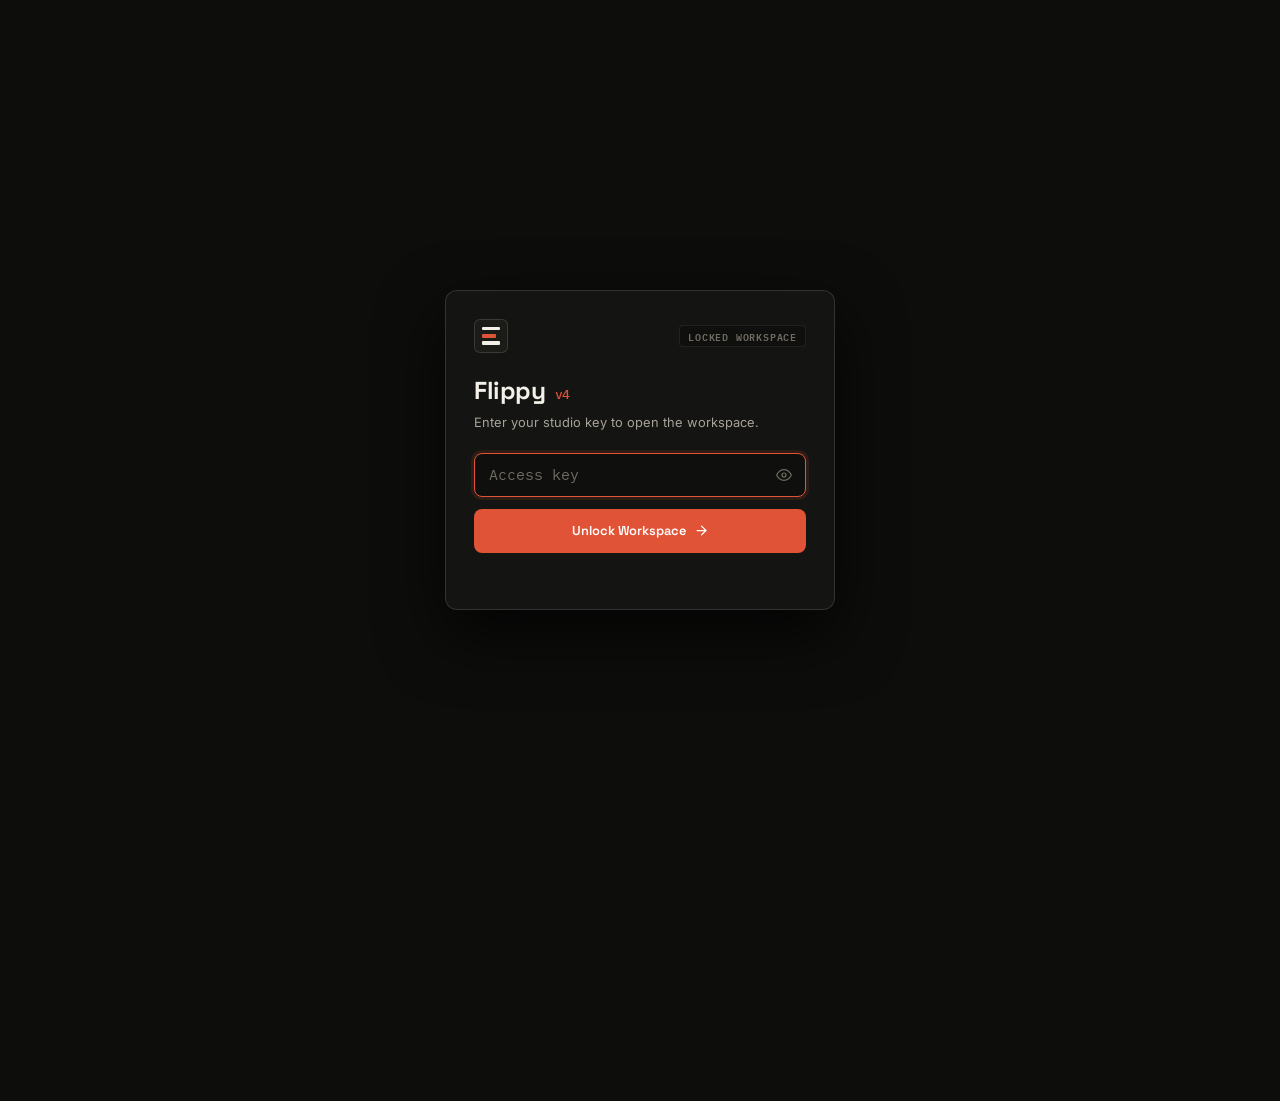
<file: index.html>
<!DOCTYPE html>
<html lang="en" data-theme="dark">
<head>
  <meta charset="UTF-8">
  <meta name="viewport" content="width=device-width, initial-scale=1.0, viewport-fit=cover">
  <title>Flippy v4 · Alight Motion XML Studio</title>
  <meta name="description" content="Build multi-layer wipes, connected masks, 3D flips, cubes, and Box V2 3D effects for Alight Motion XML.">
  <meta name="theme-color" content="#0d0d0c" id="metaThemeColor">
  <link rel="apple-touch-icon" sizes="180x180" href="apple-touch-icon.png">
  <link rel="icon" type="image/png" sizes="32x32" href="favicon.png">
  <link rel="icon" type="image/png" href="favicon.png">
  <meta name="apple-mobile-web-app-capable" content="yes">
  <meta name="apple-mobile-web-app-status-bar-style" content="black-translucent">
  <meta name="apple-mobile-web-app-title" content="Flippy v4">
  <link rel="preconnect" href="https://fonts.googleapis.com">
  <link rel="preconnect" href="https://fonts.gstatic.com" crossorigin>
  <link href="https://fonts.googleapis.com/css2?family=Space+Grotesk:wght@500;600;700&family=Inter:wght@400;500;600;700&family=IBM+Plex+Mono:wght@400;500;600&display=swap" rel="stylesheet">
  <link rel="stylesheet" href="styles.css?v=4.9">
  <link rel="stylesheet" href="editing_tab.css?v=1.0">
</head>
<body class="locked">

  <!-- Subtle Technical Drafting Grid -->
  <div class="studio-backdrop" aria-hidden="true"></div>

  <!-- Studio Access Gate -->
  <div id="password-overlay" role="dialog" aria-modal="true" aria-labelledby="accessHeading">
    <div class="access-card" id="accessCard">
      <div class="access-header-row">
        <div class="brand-shutter" aria-hidden="true">
          <span></span><span></span><span></span>
        </div>
        <span class="access-tag">LOCKED WORKSPACE</span>
      </div>
      <h2 class="access-title" id="accessHeading">Flippy <span>v4</span></h2>
      <p class="access-sub">Enter your studio key to open the workspace.</p>
      <div class="access-field">
        <input type="password" id="website-password" placeholder="Access key" autocomplete="current-password" spellcheck="false" autocapitalize="off" autocorrect="off">
        <button type="button" class="pw-vis-btn" id="togglePasswordVis" aria-label="Show or hide key" title="Show or hide key">
          <svg width="16" height="16" viewBox="0 0 24 24" fill="none" stroke="currentColor" stroke-width="1.8" stroke-linecap="round" stroke-linejoin="round">
            <path d="M1 12s4-8 11-8 11 8 11 8-4 8-11 8-11-8-11-8z"></path>
            <circle cx="12" cy="12" r="3"></circle>
          </svg>
        </button>
      </div>
      <button id="password-submit" type="button">
        <span>Unlock Workspace</span>
        <svg width="15" height="15" viewBox="0 0 24 24" fill="none" stroke="currentColor" stroke-width="2" stroke-linecap="round" stroke-linejoin="round"><line x1="5" y1="12" x2="19" y2="12"/><polyline points="12 5 19 12 12 19"/></svg>
      </button>
      <p id="password-error" role="alert">Wrong key. Check spelling and try again.</p>
    </div>
  </div>

  <script>
    (function () {
      var savedTheme = null;
      try { savedTheme = localStorage.getItem('flippy_v4_theme'); } catch (e) {}
      if (savedTheme === 'light' || savedTheme === 'dark') {
        document.documentElement.setAttribute('data-theme', savedTheme);
        var meta = document.getElementById('metaThemeColor');
        if (meta) meta.setAttribute('content', savedTheme === 'light' ? '#f3efe6' : '#0d0d0c');
      }

      var overlay = document.getElementById('password-overlay');
      var card = document.getElementById('accessCard');
      var input = document.getElementById('website-password');
      var submit = document.getElementById('password-submit');
      var error = document.getElementById('password-error');
      var visBtn = document.getElementById('togglePasswordVis');

      if (visBtn && input) {
        visBtn.addEventListener('click', function () {
          var isPw = input.type === 'password';
          input.type = isPw ? 'text' : 'password';
          visBtn.classList.toggle('active', isPw);
          input.focus();
        });
      }

      function unlock() {
        if (card) card.classList.remove('denied');
        if (overlay) overlay.classList.add('granted');
        if (input) input.blur();
        try { sessionStorage.setItem('flippy_auth', '1'); } catch (e) {}

        setTimeout(function () {
          document.body.classList.remove('locked');
          document.body.classList.add('unlocked');
          if (window.__flippyCheckLayout) window.__flippyCheckLayout();
          window.dispatchEvent(new Event('resize'));
          window.scrollTo(0, 0);
        }, 220);

        setTimeout(function () {
          if (overlay) overlay.style.display = 'none';
          if (window.__flippyCheckLayout) window.__flippyCheckLayout();
          window.dispatchEvent(new Event('resize'));
        }, 520);
      }

      submit.addEventListener('click', function () {
        var val = (input.value || '').trim();
        if (val === 'AjDybantsaisass') {
          unlock();
        } else {
          error.classList.add('show');
          card.classList.remove('denied');
          void card.offsetWidth;
          card.classList.add('denied');
        }
      });

      input.addEventListener('keydown', function (e) {
        if (e.key === 'Enter' || e.keyCode === 13) {
          e.preventDefault();
          submit.click();
        }
      });

      input.addEventListener('input', function () {
        error.classList.remove('show');
        card.classList.remove('denied');
      });

      try {
        if (sessionStorage.getItem('flippy_auth') === '1') {
          if (overlay) overlay.style.display = 'none';
          document.body.classList.remove('locked');
          document.body.classList.add('unlocked');
        } else {
          setTimeout(function () { if (window.innerWidth > 860) input.focus(); }, 300);
        }
      } catch (e) {}
    })();
  </script>

  <!-- Desktop Studio Header -->
  <header id="app-header">
    <div class="header-content">
      <div class="logo-group">
        <div class="brand-shutter" aria-hidden="true">
          <span></span><span></span><span></span>
        </div>
        <div class="header-meta">
          <div class="header-title-row">
            <h1>Flippy</h1>
            <span class="version-pill">v4</span>
          </div>
          <p class="subtitle">Alight Motion XML Toolset</p>
        </div>
      </div>

      <!-- Workspace Mode Switcher -->
      <nav class="app-nav-tabs" id="appNavTabs" aria-label="Workspace modes">
        <button class="nav-tab active" data-tab="studio" id="navTabStudio" type="button">
          <svg width="14" height="14" viewBox="0 0 24 24" fill="none" stroke="currentColor" stroke-width="2">
            <path d="M12 2L2 7l10 5 10-5-10-5zM2 17l10 5 10-5M2 12l10 5 10-5"/>
          </svg>
          <span>Wipe Studio</span>
        </button>
        <button class="nav-tab" data-tab="converter" id="navTabConverter" type="button">
          <svg width="14" height="14" viewBox="0 0 24 24" fill="none" stroke="currentColor" stroke-width="2">
            <rect x="3" y="3" width="18" height="18" rx="2" ry="2"/>
            <circle cx="8.5" cy="8.5" r="1.5"/>
            <polyline points="21 15 16 10 5 21"/>
          </svg>
          <span>Media Converter</span>
        </button>
        <button class="nav-tab" data-tab="realpreview" id="navTabRealPreview" type="button">
          <svg width="14" height="14" viewBox="0 0 24 24" fill="none" stroke="currentColor" stroke-width="2" stroke-linecap="round" stroke-linejoin="round">
            <polygon points="12 2 2 7 12 12 22 7 12 2"/>
            <polyline points="2 17 12 22 22 17"/>
            <polyline points="2 12 12 17 22 12"/>
          </svg>
          <span>Real Preview</span>
        </button>
        <button class="nav-tab" data-tab="ytconverter" id="navTabYtConverter" type="button">
          <svg width="14" height="14" viewBox="0 0 24 24" fill="none" stroke="currentColor" stroke-width="2" stroke-linecap="round" stroke-linejoin="round">
            <path d="M22.54 6.42a2.78 2.78 0 0 0-1.94-2C18.88 4 12 4 12 4s-6.88 0-8.6.46a2.78 2.78 0 0 0-1.94 2A29 29 0 0 0 1 11.75a29 29 0 0 0 .46 5.33A2.78 2.78 0 0 0 3.4 19c1.72.46 8.6.46 8.6.46s6.88 0 8.6-.46a2.78 2.78 0 0 0 1.94-2 29 29 0 0 0 .46-5.25 29 29 0 0 0-.46-5.33z"/>
            <polygon points="9.75 15.02 15.5 11.75 9.75 8.48 9.75 15.02"/>
          </svg>
          <span>YT Converter</span>
        </button>
        <button class="nav-tab" data-tab="editing" id="navTabEditing" type="button" style="display: none !important;">
          <svg width="14" height="14" viewBox="0 0 24 24" fill="none" stroke="currentColor" stroke-width="2" stroke-linecap="round" stroke-linejoin="round">
            <polygon points="12 2 15.09 8.26 22 9.27 17 14.14 18.18 21.02 12 17.77 5.82 21.02 7 14.14 2 9.27 8.91 8.26 12 2"/>
          </svg>
          <span>Editing TAB</span>
        </button>
      </nav>

      <!-- Live Spec Readout -->
      <div class="hud-strip" aria-label="Project specifications">
        <div class="hud-chip"><span class="hud-k">Layers</span><span class="hud-v" id="hudLayers">5</span></div>
        <div class="hud-chip"><span class="hud-k">Method</span><span class="hud-v" id="hudSlice">MASK</span></div>
        <div class="hud-chip"><span class="hud-k">Motion</span><span class="hud-v" id="hudMode">FLIP</span></div>
        <div class="hud-chip"><span class="hud-k">Canvas</span><span class="hud-v" id="hudRes">1080 × 1350</span></div>
        <div class="hud-chip"><span class="hud-k">Rate</span><span class="hud-v" id="hudFps">60</span></div>
      </div>

      <div class="header-right">
        <div class="timecode" id="hudTimecode" title="Playhead position">0.00s</div>
        <button class="theme-switch-btn" id="themeToggleBtn" type="button" title="Switch Darkroom / Paper theme" aria-label="Switch color theme">
          <svg class="icon-sun" width="15" height="15" viewBox="0 0 24 24" fill="none" stroke="currentColor" stroke-width="2"><circle cx="12" cy="12" r="5"/><line x1="12" y1="1" x2="12" y2="3"/><line x1="12" y1="21" x2="12" y2="23"/><line x1="4.22" y1="4.22" x2="5.64" y2="5.64"/><line x1="18.36" y1="18.36" x2="19.78" y2="19.78"/><line x1="1" y1="12" x2="3" y2="12"/><line x1="21" y1="12" x2="23" y2="12"/><line x1="4.22" y1="19.78" x2="5.64" y2="18.36"/><line x1="18.36" y1="5.64" x2="19.78" y2="4.22"/></svg>
          <svg class="icon-moon" width="15" height="15" viewBox="0 0 24 24" fill="none" stroke="currentColor" stroke-width="2"><path d="M21 12.79A9 9 0 1 1 11.21 3 7 7 0 0 0 21 12.79z"/></svg>
        </button>
        <button class="header-export-btn" id="headerExportBtn" type="button">
          <svg width="14" height="14" viewBox="0 0 24 24" fill="none" stroke="currentColor" stroke-width="2.2" stroke-linecap="round" stroke-linejoin="round">
            <path d="M21 15v4a2 2 0 0 1-2 2H5a2 2 0 0 1-2-2v-4"/>
            <polyline points="7 10 12 15 17 10"/>
            <line x1="12" y1="15" x2="12" y2="3"/>
          </svg>
          <span id="headerExportLabel">Export XML</span>
        </button>
      </div>
    </div>
  </header>

  <!-- Main Workspace -->
  <main id="app-main">

    <!-- Left Column: Inspector -->
    <section class="panel controls-panel" id="controls-panel">
      <div class="panel-header">
        <h2>
          <span class="ph-icon">
            <svg width="14" height="14" viewBox="0 0 24 24" fill="none" stroke="currentColor" stroke-width="2" stroke-linecap="round" stroke-linejoin="round">
              <line x1="4" y1="21" x2="4" y2="14"/><line x1="4" y1="10" x2="4" y2="3"/>
              <line x1="12" y1="21" x2="12" y2="12"/><line x1="12" y1="8" x2="12" y2="3"/>
              <line x1="20" y1="21" x2="20" y2="16"/><line x1="20" y1="12" x2="20" y2="3"/>
              <line x1="1" y1="14" x2="7" y2="14"/><line x1="9" y1="8" x2="15" y2="8"/><line x1="17" y1="16" x2="23" y2="16"/>
            </svg>
          </span>
          <span class="ph-text">Inspector<small>Geometry, timing, and 3D motion</small></span>
        </h2>
        <button class="ph-action" id="collapseAllBtn" type="button" title="Collapse or expand all sections">
          <svg width="14" height="14" viewBox="0 0 24 24" fill="none" stroke="currentColor" stroke-width="2" stroke-linecap="round" stroke-linejoin="round"><polyline points="7 15 12 20 17 15"/><polyline points="7 9 12 4 17 9"/></svg>
          <span>Fold All</span>
        </button>
      </div>

      <div class="controls-body">

        <!-- Module 01: Canvas & Slicing -->
        <div class="module open" data-module>
          <button class="module-head" type="button" aria-expanded="true">
            <span class="module-index">01</span>
            <span class="module-title">Canvas &amp; Slicing<small>Method, media, dimensions, color</small></span>
            <span class="module-chevron" aria-hidden="true"></span>
          </button>
          <div class="module-body"><div class="module-inner">

            <!-- Slicing Method -->
            <div class="control-group">
              <label>
                Slicing Method
                <span class="badge" id="slicingBadge">4:5 MASK ACTIVE</span>
              </label>
              <div class="toggle-group" id="wipeMethodToggle">
                <button class="toggle-btn" data-value="wipe" type="button">
                  <svg width="14" height="14" viewBox="0 0 16 16" fill="none" stroke="currentColor" stroke-width="1.6">
                    <line x1="2" y1="8" x2="14" y2="8"/>
                    <polyline points="9 3 14 8 9 13"/>
                  </svg>
                  Wipe
                </button>
                <button class="toggle-btn active" data-value="mask" type="button">
                  <svg width="14" height="14" viewBox="0 0 16 16" fill="none" stroke="currentColor" stroke-width="1.6">
                    <rect x="2" y="2" width="5" height="12" rx="1"/>
                    <rect x="9" y="2" width="5" height="12" rx="1"/>
                  </svg>
                  Mask
                </button>
                <button class="toggle-btn" data-value="boxv2" type="button">
                  <svg width="14" height="14" viewBox="0 0 16 16" fill="none" stroke="currentColor" stroke-width="1.6">
                    <path d="M8 1.5L14 5v6l-6 3.5L2 11V5l6-3.5z"/>
                    <polyline points="2 5 8 8.5 14 5"/>
                    <line x1="8" y1="14.5" x2="8" y2="8.5"/>
                  </svg>
                  Box V2
                </button>
              </div>
              <div class="control-hint">Wipe uses the native wipe2 shader. Mask builds Group &amp; Mask tiles. Box V2 pairs wipe2 with 3D Box and Stretch2 at 2.40x scale.</div>
            </div>

            <!-- Masking Configuration -->
            <div id="maskingOptions" class="reveal-box">
              <div class="control-group">
                <label>4:5 Geometry Presets</label>
                <div class="pill-row">
                  <button type="button" class="preset-pill" id="preset45Fit" title="650 × 812.5 (Project 294)">Fit 4:5 (650 × 812.5)</button>
                  <button type="button" class="preset-pill active" id="preset45Full" title="1080 × 1350 (Full canvas)">Full 4:5 (1080 × 1350)</button>
                </div>
              </div>
              <div class="control-group" style="margin-bottom: 0;">
                <label>Scene Grouping</label>
                <div class="toggle-group" id="maskGroupToggle">
                  <button class="toggle-btn active" data-value="embed" type="button">EmbedScene Group</button>
                  <button class="toggle-btn" data-value="direct" type="button">Direct Slices</button>
                </div>
                <div class="control-hint">EmbedScene wraps slice groups inside a parent scene matching Project 294.</div>
              </div>
            </div>

            <!-- Wipe Effect Configuration -->
            <div id="wipeOptions" class="reveal-box" style="display: none;">
              <div class="control-group recommended-setting" style="margin-bottom: 0;">
                <label>
                  Auto-Center Slice Pivot
                  <span class="badge recommended-badge" id="wipeAutoFixBadge">RECOMMENDED: TURN ON</span>
                </label>
                <div class="toggle-group" id="wipeAutoFixPivotToggle">
                  <button class="toggle-btn" data-value="on" type="button">On</button>
                  <button class="toggle-btn active" data-value="off" type="button">Off</button>
                </div>
                <div class="control-hint">Centers the flip pivot on each slice across vertical, horizontal, and diagonal cuts.</div>
              </div>
            </div>

            <!-- BOX V2 Configuration -->
            <div id="boxV2Options" class="reveal-box" style="display: none;">
              <div class="control-group">
                <label>
                  Box V2 Scale Resolution &amp; 3D Box
                  <span class="badge" id="boxV2FormulaBadge">Rect 1080×1350 · 2.40x Box</span>
                </label>
                <div class="control-hint" style="margin-bottom: 8px;">
                  Rectangle layers in Alight Motion XML stay locked to <strong>1080 × 1350 px</strong> (<code>size = 540, 675</code>, transform scale <code>1.00</code>). Scale <strong>1.00</strong> in the Box effect equals a <strong>450 × 561.7</strong> layer (4:5). Typing your <strong>Scale Resolution</strong> calculates the Box effect scale: <code>scale = Width ÷ 450</code>.
                </div>
                <div class="solid-size-row">
                  <div class="input-group">
                    <input type="number" id="boxv2ScaleWidth" value="450" min="10" step="any" title="Scale Resolution Width">
                    <div class="input-suffix">W</div>
                  </div>
                  <button class="link-btn active" id="boxv2AspectLinkBtn" type="button" title="Lock 4:5 ratio for Scale Resolution">
                    <svg width="14" height="14" viewBox="0 0 24 24" fill="none" stroke="currentColor" stroke-width="2" stroke-linecap="round" stroke-linejoin="round">
                      <path d="M10 13a5 5 0 0 0 7.54.54l3-3a5 5 0 0 0-7.07-7.07l-1.72 1.71"></path>
                      <path d="M14 11a5 5 0 0 0-7.54-.54l-3 3a5 5 0 0 0 7.07 7.07l1.71-1.71"></path>
                    </svg>
                  </button>
                  <div class="input-group">
                    <input type="number" id="boxv2ScaleHeight" value="562.5" min="10" step="any" title="Scale Resolution Height">
                    <div class="input-suffix">H</div>
                  </div>
                </div>
                <div class="pill-row" style="margin-top: 8px;">
                  <button type="button" class="preset-pill" id="boxv2Preset133">600 × 750 (Scale 1.33)</button>
                  <button type="button" class="preset-pill active" id="boxv2Preset240">1080 × 1350 (Scale 2.40)</button>
                  <button type="button" class="preset-pill" id="boxv2Preset100">450 × 562.5 (Scale 1.00)</button>
                  <button type="button" class="preset-pill" id="boxv2Preset200">540 × 675 (Scale 1.20)</button>
                  <button type="button" class="preset-pill" id="boxv2Preset166">650 × 812.5 (Scale 1.44)</button>
                </div>
              </div>

              <div class="control-group">
                <label>Start Rotation (X, Y, Z)</label>
                <div class="solid-size-row">
                  <div class="input-group"><input type="number" id="boxv2StartX" value="0" step="any" title="Start X Rotation"><div class="input-suffix">X</div></div>
                  <div class="input-group"><input type="number" id="boxv2StartY" value="0" step="any" title="Start Y Rotation"><div class="input-suffix">Y</div></div>
                  <div class="input-group"><input type="number" id="boxv2StartZ" value="0" step="any" title="Start Z Rotation"><div class="input-suffix">Z</div></div>
                </div>
              </div>

              <div class="control-group">
                <label>End Rotation (X, Y, Z)</label>
                <div class="solid-size-row">
                  <div class="input-group"><input type="number" id="boxv2EndX" value="0" step="any" title="End X Rotation"><div class="input-suffix">X</div></div>
                  <div class="input-group"><input type="number" id="boxv2EndY" value="90" step="any" title="End Y Rotation"><div class="input-suffix">Y</div></div>
                  <div class="input-group"><input type="number" id="boxv2EndZ" value="0" step="any" title="End Z Rotation"><div class="input-suffix">Z</div></div>
                </div>
              </div>

              <div class="control-group">
                <label>Box Effect Parameters &amp; Ray Marching</label>
                <div class="solid-size-row">
                  <div class="input-group"><input type="number" id="boxv2BoxScale" value="2.40" step="0.01" title="Box Effect Scale"><div class="input-suffix">Scale</div></div>
                  <div class="input-group"><input type="number" id="boxv2BoxHeight" value="1.00" step="0.01" title="Box Height"><div class="input-suffix">H</div></div>
                  <div class="input-group"><input type="number" id="boxv2MaxIter" value="200" min="10" max="200" step="1" title="Ray Marching Precision (Max 200)"><div class="input-suffix">Precision</div></div>
                  <input type="hidden" id="boxv2LayerScale" value="2.40">
                </div>
                <div class="control-hint" style="margin-top: 4px;">Ray Marching Precision locked to <strong>200 (Max)</strong> for high-definition 3D rendering in Alight Motion.</div>
              </div>

              <div class="control-group" style="margin-bottom: 0;">
                <label>Stretch2 Axis (Angle &amp; Scale)</label>
                <div class="solid-size-row">
                  <div class="input-group"><input type="number" id="boxv2StretchAngle" value="90" step="1" title="Stretch2 Angle"><div class="input-suffix">Deg</div></div>
                  <div class="input-group"><input type="number" id="boxv2StretchScale" value="1.25" step="0.01" title="Stretch2 Scale"><div class="input-suffix">Scale</div></div>
                </div>
              </div>
            </div>

            <!-- Split Direction -->
            <div class="control-group">
              <label>Split Direction</label>
              <div class="toggle-group split-direction-grid" id="splitDirection">
                <button class="toggle-btn active" data-value="horizontal" type="button">
                  <svg width="14" height="14" viewBox="0 0 16 16" fill="none" stroke="currentColor" stroke-width="1.6">
                    <rect x="1" y="1" width="14" height="14" rx="2"/>
                    <line x1="1" y1="5.5" x2="15" y2="5.5"/>
                    <line x1="1" y1="10.5" x2="15" y2="10.5"/>
                  </svg>
                  Horizontal (90°)
                </button>
                <button class="toggle-btn" data-value="vertical" type="button">
                  <svg width="14" height="14" viewBox="0 0 16 16" fill="none" stroke="currentColor" stroke-width="1.6">
                    <rect x="1" y="1" width="14" height="14" rx="2"/>
                    <line x1="5.5" y1="1" x2="5.5" y2="15"/>
                    <line x1="10.5" y1="1" x2="10.5" y2="15"/>
                  </svg>
                  Vertical (0°)
                </button>
                <button class="toggle-btn" data-value="diagonal" type="button">
                  <svg width="14" height="14" viewBox="0 0 16 16" fill="none" stroke="currentColor" stroke-width="1.6">
                    <rect x="1" y="1" width="14" height="14" rx="2"/>
                    <line x1="1" y1="15" x2="15" y2="1"/>
                    <line x1="1" y1="8" x2="8" y2="1"/>
                    <line x1="8" y1="15" x2="15" y2="8"/>
                  </svg>
                  Diagonal ↗ (45°)
                </button>
                <button class="toggle-btn" data-value="diagonal-desc" type="button">
                  <svg width="14" height="14" viewBox="0 0 16 16" fill="none" stroke="currentColor" stroke-width="1.6">
                    <rect x="1" y="1" width="14" height="14" rx="2"/>
                    <line x1="1" y1="1" x2="15" y2="15"/>
                    <line x1="1" y1="8" x2="8" y2="15"/>
                    <line x1="8" y1="1" x2="15" y2="8"/>
                  </svg>
                  Diagonal ↘ (135°)
                </button>
              </div>
            </div>

            <!-- Video Layer Toggle -->
            <div class="control-group">
              <label>
                Video Fill Layer
                <span class="badge amber">MEDIA URI</span>
              </label>
              <div class="toggle-group" id="videoLayerToggle">
                <button class="toggle-btn" data-value="on" type="button">On</button>
                <button class="toggle-btn active" data-value="off" type="button">Off</button>
              </div>
              <div class="control-hint">Export video clip layers instead of solid color shapes.</div>
            </div>

            <!-- Video Layer Controls -->
            <div id="videoLayerControls" class="reveal-box" style="display: none;">
              <div class="control-group">
                <label for="videoUri">Video Asset URI</label>
                <input type="text" id="videoUri" value="am-internal:///4BA32805414BE561BE374FA7D5B88C4BF8261057.MP4" spellcheck="false">
              </div>
              <div class="control-group" style="margin-bottom: 0;">
                <label for="videoDurationMs">Video Duration (ms)</label>
                <input type="number" id="videoDurationMs" value="10450" min="1" step="1">
              </div>
            </div>

            <!-- Project Scale -->
            <div class="control-group">
              <label for="projectScale">Canvas Resolution</label>
              <select id="projectScale">
                <option value="1">1x (1080 × 1350) · Standard</option>
                <option value="0.5">0.5x (540 × 675) · Half</option>
                <option value="2">2x (2160 × 2700) · 4K Vertical</option>
              </select>
            </div>

            <!-- Solid Geometry -->
            <div class="control-group">
              <label id="solidDimensionsLabel">Solid Dimensions (W × H)</label>
              <div class="solid-size-row">
                <div class="input-group">
                  <input type="number" id="solidWidth" value="1080" min="10" step="any" title="Width">
                  <div class="input-suffix">W</div>
                </div>
                <button class="link-btn active" id="aspectLinkBtn" type="button" title="Lock or unlock 4:5 aspect ratio">
                  <svg width="14" height="14" viewBox="0 0 24 24" fill="none" stroke="currentColor" stroke-width="2" stroke-linecap="round" stroke-linejoin="round">
                    <path d="M10 13a5 5 0 0 0 7.54.54l3-3a5 5 0 0 0-7.07-7.07l-1.72 1.71"></path>
                    <path d="M14 11a5 5 0 0 0-7.54-.54l-3 3a5 5 0 0 0 7.07 7.07l1.71-1.71"></path>
                  </svg>
                </button>
                <div class="input-group">
                  <input type="number" id="solidHeight" value="1350" min="10" step="any" title="Height">
                  <div class="input-suffix">H</div>
                </div>
              </div>
              <div class="control-hint" id="aspectHint">Ratio locked at 4:5</div>
            </div>

            <!-- Solid Color -->
            <div class="control-group" style="margin-bottom: 0;">
              <label for="solidColor">Base Fill Color</label>
              <div class="color-picker-row">
                <div class="color-swatch-wrap"><input type="color" id="solidColor" value="#E05A3A"></div>
                <span class="color-value" id="colorValue">#E05A3A</span>
              </div>
            </div>
          </div></div>
        </div>

        <!-- Module 02: Timeline -->
        <div class="module open" data-module>
          <button class="module-head" type="button" aria-expanded="true">
            <span class="module-index">02</span>
            <span class="module-title">Timeline<small>Duration and frame rate</small></span>
            <span class="module-chevron" aria-hidden="true"></span>
          </button>
          <div class="module-body"><div class="module-inner">
            <div class="control-group" style="margin-bottom: 0;">
              <label>Scene Duration &amp; Frame Rate</label>
              <div class="solid-size-row">
                <div class="input-group" style="flex:2">
                  <input type="text" id="projectDuration" value="00:05:00" class="time-input" placeholder="MM:SS:FF">
                </div>
                <div class="input-group" style="flex:1">
                  <input type="number" id="projectFps" value="60" step="1" title="FPS">
                  <div class="input-suffix">FPS</div>
                </div>
              </div>
              <div class="control-hint">Timecode format: MM:SS:FF</div>
            </div>
          </div></div>
        </div>

        <!-- Module 03: Motion -->
        <div class="module open" data-module>
          <button class="module-head" type="button" aria-expanded="true">
            <span class="module-index">03</span>
            <span class="module-title">Motion<small>3D effect, beat markers, pivot</small></span>
            <span class="module-chevron" aria-hidden="true"></span>
          </button>
          <div class="module-body"><div class="module-inner">

            <!-- Animation Type -->
            <div class="control-group">
              <label>
                3D Effect
                <span class="badge">KEYFRAMES</span>
              </label>
              <div class="toggle-group anim-grid" id="animTypeToggle">
                <button class="toggle-btn" data-value="none" type="button">None</button>
                <button class="toggle-btn active" data-value="flip" type="button">Flip</button>
                <button class="toggle-btn" data-value="box" type="button">Box</button>
                <button class="toggle-btn" data-value="boxv2" type="button">Box V2</button>
              </div>
              <div class="control-hint">Writes 3D effect keyframes directly to each slice in the exported XML.</div>
            </div>

            <!-- Box V2 Direct Controls in 3D Motion -->
            <div id="boxV23DMotionControls" class="reveal-box-plain" style="display: none;">
              <div class="section-block stage">
                <div class="section-header">
                  <span class="stage-num" style="background: linear-gradient(135deg, #06b6d4, #0284c7); color: #fff;">V2</span>
                  Box V2 Scale Resolution &amp; 3D Box Effect
                </div>
                <div class="formula-card">
                  <div class="formula-badge">
                    <span class="formula-tag" style="background: rgba(6,182,212,0.2); color: var(--cyan); border-color: rgba(6,182,212,0.4);">SHAPES LOCKED AT 1080×1350</span>
                    <span class="formula-math" id="boxv2FormulaMathDisplay">Box Scale = 1.33 × (1080 ÷ 450) = 3.192x @ 2.40x Mult</span>
                  </div>
                  <div class="control-hint" style="margin-top: 6px; font-size: 11px;">
                    In Box V2 mode, all rectangles (Rectangle 1, Rectangle 1 copy, etc.) are locked to <strong>1080 × 1350</strong> (<code>size = 540, 675</code>). Scale <strong>1.00</strong> in the Box effect equals a <strong>450 × 561.7</strong> layer (4:5). Typing your Scale Resolution calculates the Box effect scale: <code>scale = Width ÷ 450</code>.
                  </div>
                </div>

                <div class="control-group" style="margin-top: 12px;">
                  <label>
                    Scale Resolution (W × H)
                    <span class="badge" id="boxv2MotionScaleBadge">2.40x Box Scale</span>
                  </label>
                  <div class="solid-size-row">
                    <div class="input-group">
                      <input type="number" id="boxv2MotionScaleWidth" value="450" min="10" step="any" title="Scale Resolution Width">
                      <div class="input-suffix">W</div>
                    </div>
                    <button class="link-btn active" id="boxv2MotionAspectLinkBtn" type="button" title="Lock 4:5 ratio for Scale Resolution">
                      <svg width="14" height="14" viewBox="0 0 24 24" fill="none" stroke="currentColor" stroke-width="2" stroke-linecap="round" stroke-linejoin="round">
                        <path d="M10 13a5 5 0 0 0 7.54.54l3-3a5 5 0 0 0-7.07-7.07l-1.72 1.71"></path>
                        <path d="M14 11a5 5 0 0 0-7.54-.54l-3 3a5 5 0 0 0 7.07 7.07l1.71-1.71"></path>
                      </svg>
                    </button>
                    <div class="input-group">
                      <input type="number" id="boxv2MotionScaleHeight" value="562.5" min="10" step="any" title="Scale Resolution Height">
                      <div class="input-suffix">H</div>
                    </div>
                  </div>
                  <div class="pill-row" style="margin-top: 8px;">
                    <button type="button" class="preset-pill" id="boxv2Preset133Motion">600 × 750 (Scale 1.33)</button>
                    <button type="button" class="preset-pill active" id="boxv2Preset240Motion">1080 × 1350 (Scale 2.40)</button>
                    <button type="button" class="preset-pill" id="boxv2Preset100Motion">450 × 562.5 (Scale 1.00)</button>
                    <button type="button" class="preset-pill" id="boxv2Preset200Motion">540 × 675 (Scale 1.20)</button>
                    <button type="button" class="preset-pill" id="boxv2Preset166Motion">650 × 812.5 (Scale 1.44)</button>
                  </div>
                </div>

                <div class="control-group" style="margin-bottom: 0;">
                  <label>Box Effect Parameters &amp; Ray Marching</label>
                  <div class="solid-size-row">
                    <div class="input-group"><input type="number" id="boxv2MotionBoxScale" value="2.40" step="0.01" title="Box Effect Scale"><div class="input-suffix">Scale</div></div>
                    <div class="input-group"><input type="number" id="boxv2MotionBoxHeight" value="1.00" step="0.01" title="Box Height"><div class="input-suffix">H</div></div>
                    <div class="input-group"><input type="number" id="boxv2MotionMaxIter" value="200" min="10" max="200" step="1" title="Ray Marching Precision (Max 200)"><div class="input-suffix">Precision</div></div>
                    <input type="hidden" id="boxv2MotionLayerScale" value="2.40">
                  </div>
                  <div class="control-hint" style="margin-top: 4px;">Ray Marching Precision locked to <strong>200 (Max)</strong> for high-definition 3D rendering in Alight Motion.</div>
                </div>
              </div>
            </div>

            <!-- Box Effect Controls -->
            <div id="boxEffectControls" class="reveal-box-plain" style="display: none;">
              <div class="section-block stage">
                <div class="section-header"><span class="stage-num">S1</span>Stage 1: Orientation Flip</div>
                <div class="control-group">
                  <label>All Start</label>
                  <input type="text" id="boxOrientAllStart" value="00:00:00" class="time-input" placeholder="MM:SS:FF">
                </div>
                <div class="control-group">
                  <label>First Layer Ends</label>
                  <input type="text" id="boxOrientFirstEnd" value="00:02:00" class="time-input" placeholder="MM:SS:FF">
                </div>
                <div class="control-group">
                  <label>Last Layer Ends</label>
                  <input type="text" id="boxOrientLastEnd" value="00:04:00" class="time-input" placeholder="MM:SS:FF">
                </div>
                <div class="control-group">
                  <label>Start Rotation (X, Y, Z)</label>
                  <div class="solid-size-row">
                    <div class="input-group"><input type="number" id="boxOrientStartX" value="0" step="any"><div class="input-suffix">X</div></div>
                    <div class="input-group"><input type="number" id="boxOrientStartY" value="0" step="any"><div class="input-suffix">Y</div></div>
                    <div class="input-group"><input type="number" id="boxOrientStartZ" value="0" step="any"><div class="input-suffix">Z</div></div>
                  </div>
                </div>
                <div class="control-group">
                  <label>End Rotation (X, Y, Z)</label>
                  <div class="solid-size-row">
                    <div class="input-group"><input type="number" id="boxOrientEndX" value="0" step="any"><div class="input-suffix">X</div></div>
                    <div class="input-group"><input type="number" id="boxOrientEndY" value="180" step="any"><div class="input-suffix">Y</div></div>
                    <div class="input-group"><input type="number" id="boxOrientEndZ" value="0" step="any"><div class="input-suffix">Z</div></div>
                  </div>
                </div>
                <div class="control-group" style="margin-bottom: 0;">
                  <label>Stage 1 Easing</label>
                  <button class="open-graph-btn" id="boxOrientEasingBtn" type="button">
                    <svg width="14" height="14" viewBox="0 0 24 24" fill="none" stroke="currentColor" stroke-width="2"><path d="M22 12h-4l-3 9L9 3l-3 9H2"/></svg>
                    Edit Bezier Curve
                  </button>
                </div>
              </div>

              <div class="section-block stage">
                <div class="section-header"><span class="stage-num">S2</span>Stage 2: Secondary Rotation</div>
                <div class="control-group">
                  <label>All Start</label>
                  <input type="text" id="boxRotateAllStart" value="00:01:00" class="time-input" placeholder="MM:SS:FF">
                </div>
                <div class="control-group">
                  <label>First Layer Ends</label>
                  <input type="text" id="boxRotateFirstEnd" value="00:03:00" class="time-input" placeholder="MM:SS:FF">
                </div>
                <div class="control-group">
                  <label>Last Layer Ends</label>
                  <input type="text" id="boxRotateLastEnd" value="00:05:00" class="time-input" placeholder="MM:SS:FF">
                </div>
                <div class="control-group">
                  <label>Start Rotation (X, Y, Z)</label>
                  <div class="solid-size-row">
                    <div class="input-group"><input type="number" id="boxRotateStartX" value="0" step="any"><div class="input-suffix">X</div></div>
                    <div class="input-group"><input type="number" id="boxRotateStartY" value="0" step="any"><div class="input-suffix">Y</div></div>
                    <div class="input-group"><input type="number" id="boxRotateStartZ" value="0" step="any"><div class="input-suffix">Z</div></div>
                  </div>
                </div>
                <div class="control-group">
                  <label>End Rotation (X, Y, Z)</label>
                  <div class="solid-size-row">
                    <div class="input-group"><input type="number" id="boxRotateEndX" value="0" step="any"><div class="input-suffix">X</div></div>
                    <div class="input-group"><input type="number" id="boxRotateEndY" value="180" step="any"><div class="input-suffix">Y</div></div>
                    <div class="input-group"><input type="number" id="boxRotateEndZ" value="0" step="any"><div class="input-suffix">Z</div></div>
                  </div>
                </div>
                <div class="control-group" style="margin-bottom: 0;">
                  <label>Stage 2 Easing</label>
                  <button class="open-graph-btn" id="boxRotateEasingBtn" type="button">
                    <svg width="14" height="14" viewBox="0 0 24 24" fill="none" stroke="currentColor" stroke-width="2"><path d="M22 12h-4l-3 9L9 3l-3 9H2"/></svg>
                    Edit Bezier Curve
                  </button>
                </div>
              </div>

              <div class="section-block stage">
                <div class="section-header"><span class="stage-num">S3</span>Box Depth, Scale &amp; Shading</div>
                <div class="readonly-row">
                  <div class="readonly-field">
                    <span class="field-label">Depth</span>
                    <span class="field-value">0.01</span>
                  </div>
                  <div class="readonly-field">
                    <span class="field-label">Scale</span>
                    <span class="field-value">3.51</span>
                  </div>
                </div>
                <div class="control-group" style="margin-top: 10px; margin-bottom: 0;">
                  <label>Light Source</label>
                  <div class="toggle-group" id="boxShadingToggle">
                    <button class="toggle-btn active" data-value="0" type="button">Flat</button>
                    <button class="toggle-btn" data-value="1" type="button">Point Light</button>
                  </div>
                </div>
                <div class="control-hint">Standard Alight Motion 3D box shading (Flat = 0, Point Light = 1).</div>
              </div>
            </div>

            <!-- Hollow Box Effect Controls (Masking Mode Only) -->
            <div id="hollowBoxEffectControls" class="reveal-box-plain" style="display: none;">
              <div class="section-block stage">
                <div class="section-header">
                  <span class="stage-num">FX</span>
                  Stretch Axis Formula
                </div>
                <div class="formula-card">
                  <div class="formula-badge">
                    <span class="formula-tag">MASK MODE ONLY</span>
                    <span class="formula-math" id="hbStretchFormulaDisplay">Stretch Scale = Proj W (1080) ÷ Slice W (360) = 3.000x @ 90°</span>
                  </div>
                  <div class="control-hint" style="margin-top: 6px;">
                    Calculates <code>com.alightcreative.effects.stretch2</code> from project resolution and slice dimensions.
                  </div>
                  <div class="control-group" style="margin-top: 10px; margin-bottom: 0;">
                    <label>Stretch Axis Mode</label>
                    <div class="toggle-group" id="hbStretchModeToggle">
                      <button class="toggle-btn active" data-value="auto" type="button">Auto</button>
                      <button class="toggle-btn" data-value="horizontal" type="button">90° Horiz</button>
                      <button class="toggle-btn" data-value="vertical" type="button">0° Vert</button>
                      <button class="toggle-btn" data-value="manual" type="button">Manual</button>
                    </div>
                  </div>
                  <div id="hbManualStretchControls" style="display: none; margin-top: 8px;">
                    <div class="solid-size-row">
                      <div class="input-group">
                        <input type="number" id="hbManualAngle" value="90" step="any">
                        <div class="input-suffix">Deg</div>
                      </div>
                      <div class="input-group">
                        <input type="number" id="hbManualScale" value="3.0" step="0.01">
                        <div class="input-suffix">Scale</div>
                      </div>
                    </div>
                  </div>
                </div>
              </div>

              <div class="section-block stage">
                <div class="section-header"><span class="stage-num">T</span>Timing &amp; Stagger</div>
                <div class="control-group">
                  <label>All Layers Start</label>
                  <input type="text" id="hbAllStart" value="00:00:00" class="time-input" placeholder="MM:SS:FF">
                </div>
                <div class="control-group">
                  <label>First Layer Ends</label>
                  <input type="text" id="hbFirstEnd" value="00:02:00" class="time-input" placeholder="MM:SS:FF">
                </div>
                <div class="control-group" style="margin-bottom: 0;">
                  <label>Last Layer Ends</label>
                  <input type="text" id="hbLastEnd" value="00:04:00" class="time-input" placeholder="MM:SS:FF">
                </div>
              </div>

              <div class="section-block stage">
                <div class="section-header"><span class="stage-num">P1</span>Position (vec3)</div>
                <div class="control-group">
                  <label>Start Position (X, Y, Z)</label>
                  <div class="solid-size-row">
                    <div class="input-group"><input type="number" id="hbPosStartX" value="0" step="any"><div class="input-suffix">X</div></div>
                    <div class="input-group"><input type="number" id="hbPosStartY" value="0" step="any"><div class="input-suffix">Y</div></div>
                    <div class="input-group"><input type="number" id="hbPosStartZ" value="0" step="any"><div class="input-suffix">Z</div></div>
                  </div>
                </div>
                <div class="control-group">
                  <label>End Position (X, Y, Z)</label>
                  <div class="solid-size-row">
                    <div class="input-group"><input type="number" id="hbPosEndX" value="0" step="any"><div class="input-suffix">X</div></div>
                    <div class="input-group"><input type="number" id="hbPosEndY" value="100" step="any"><div class="input-suffix">Y</div></div>
                    <div class="input-group"><input type="number" id="hbPosEndZ" value="-25" step="any"><div class="input-suffix">Z</div></div>
                  </div>
                </div>
                <div class="control-group" style="margin-bottom: 0;">
                  <label>Position Easing</label>
                  <button class="open-graph-btn" id="hbPosEasingBtn" type="button">
                    <svg width="14" height="14" viewBox="0 0 24 24" fill="none" stroke="currentColor" stroke-width="2"><path d="M22 12h-4l-3 9L9 3l-3 9H2"/></svg>
                    Edit Bezier Curve
                  </button>
                </div>
              </div>

              <div class="section-block stage">
                <div class="section-header"><span class="stage-num">P2</span>Orientation (quat Euler)</div>
                <div class="control-group">
                  <label>Start Orientation (X, Y, Z)</label>
                  <div class="solid-size-row">
                    <div class="input-group"><input type="number" id="hbOrientStartX" value="0" step="any"><div class="input-suffix">X</div></div>
                    <div class="input-group"><input type="number" id="hbOrientStartY" value="0" step="any"><div class="input-suffix">Y</div></div>
                    <div class="input-group"><input type="number" id="hbOrientStartZ" value="0" step="any"><div class="input-suffix">Z</div></div>
                  </div>
                </div>
                <div class="control-group">
                  <label>End Orientation (X, Y, Z)</label>
                  <div class="solid-size-row">
                    <div class="input-group"><input type="number" id="hbOrientEndX" value="0" step="any"><div class="input-suffix">X</div></div>
                    <div class="input-group"><input type="number" id="hbOrientEndY" value="180" step="any"><div class="input-suffix">Y</div></div>
                    <div class="input-group"><input type="number" id="hbOrientEndZ" value="0" step="any"><div class="input-suffix">Z</div></div>
                  </div>
                </div>
                <div class="control-group" style="margin-bottom: 0;">
                  <label>Orientation Easing</label>
                  <button class="open-graph-btn" id="hbOrientEasingBtn" type="button">
                    <svg width="14" height="14" viewBox="0 0 24 24" fill="none" stroke="currentColor" stroke-width="2"><path d="M22 12h-4l-3 9L9 3l-3 9H2"/></svg>
                    Edit Bezier Curve
                  </button>
                </div>
              </div>

              <div class="section-block stage">
                <div class="section-header"><span class="stage-num">P3</span>Rotation (vec3)</div>
                <div class="control-group">
                  <label>Start Rotation (X, Y, Z)</label>
                  <div class="solid-size-row">
                    <div class="input-group"><input type="number" id="hbRotateStartX" value="0" step="any"><div class="input-suffix">X</div></div>
                    <div class="input-group"><input type="number" id="hbRotateStartY" value="0" step="any"><div class="input-suffix">Y</div></div>
                    <div class="input-group"><input type="number" id="hbRotateStartZ" value="0" step="any"><div class="input-suffix">Z</div></div>
                  </div>
                </div>
                <div class="control-group">
                  <label>End Rotation (X, Y, Z)</label>
                  <div class="solid-size-row">
                    <div class="input-group"><input type="number" id="hbRotateEndX" value="0" step="any"><div class="input-suffix">X</div></div>
                    <div class="input-group"><input type="number" id="hbRotateEndY" value="180" step="any"><div class="input-suffix">Y</div></div>
                    <div class="input-group"><input type="number" id="hbRotateEndZ" value="0" step="any"><div class="input-suffix">Z</div></div>
                  </div>
                </div>
                <div class="control-group" style="margin-bottom: 0;">
                  <label>Rotation Easing</label>
                  <button class="open-graph-btn" id="hbRotateEasingBtn" type="button">
                    <svg width="14" height="14" viewBox="0 0 24 24" fill="none" stroke="currentColor" stroke-width="2"><path d="M22 12h-4l-3 9L9 3l-3 9H2"/></svg>
                    Edit Bezier Curve
                  </button>
                </div>
              </div>

              <div class="section-block stage">
                <div class="section-header"><span class="stage-num">P4</span>Width &amp; Height</div>
                <div class="control-group">
                  <label>Width (Start → End)</label>
                  <div class="solid-size-row">
                    <div class="input-group"><input type="number" id="hbWidthStart" value="1.0" step="0.01"><div class="input-suffix">Start</div></div>
                    <div class="input-group"><input type="number" id="hbWidthEnd" value="1.0" step="0.01"><div class="input-suffix">End</div></div>
                  </div>
                </div>
                <div class="control-group">
                  <label>Height (Start → End)</label>
                  <div class="solid-size-row">
                    <div class="input-group"><input type="number" id="hbHeightStart" value="1.0" step="0.01"><div class="input-suffix">Start</div></div>
                    <div class="input-group"><input type="number" id="hbHeightEnd" value="1.0" step="0.01"><div class="input-suffix">End</div></div>
                  </div>
                </div>
                <div class="control-group" style="margin-bottom: 0;">
                  <label>Dimensions Easing</label>
                  <button class="open-graph-btn" id="hbGeomEasingBtn" type="button">
                    <svg width="14" height="14" viewBox="0 0 24 24" fill="none" stroke="currentColor" stroke-width="2"><path d="M22 12h-4l-3 9L9 3l-3 9H2"/></svg>
                    Edit Bezier Curve
                  </button>
                </div>
              </div>

              <div class="section-block stage">
                <div class="section-header"><span class="stage-num">FX</span>Hollow Box Volume</div>
                <div class="solid-size-row">
                  <div class="input-group">
                    <input type="number" id="hbDepth" value="0.01" step="0.01">
                    <div class="input-suffix">Depth</div>
                  </div>
                  <div class="input-group">
                    <input type="number" id="hbScale" value="1.0" step="0.01">
                    <div class="input-suffix">Scale</div>
                  </div>
                </div>
              </div>
            </div>

            <!-- Global Beat Timing -->
            <div id="globalTimingControls" class="reveal-box-plain">
              <div class="beat-track">
                <div class="control-group beat">
                  <label><span class="beat-dot"></span>Beat 1 · All Start</label>
                  <input type="text" id="beat1" value="00:00:00" class="time-input" placeholder="MM:SS:FF">
                </div>
                <div class="control-group beat">
                  <label><span class="beat-dot"></span>Beat 2 · First Layer Ends</label>
                  <input type="text" id="beat2" value="00:02:00" class="time-input" placeholder="MM:SS:FF">
                </div>
                <div class="control-group beat">
                  <label><span class="beat-dot"></span>Beat 3 · Last Layer Ends</label>
                  <input type="text" id="beat3" value="00:04:00" class="time-input" placeholder="MM:SS:FF">
                </div>
              </div>
            </div>

            <div class="control-group recommended-setting" id="autoFixPivotControlGroup">
              <label>
                Auto-Center Slice Pivot
                <span class="badge recommended-badge" id="autoFixPivotBadge">RECOMMENDED: TURN ON</span>
              </label>
              <div class="toggle-group" id="autoFixPivotToggle">
                <button class="toggle-btn" data-value="on" type="button">On</button>
                <button class="toggle-btn active" data-value="off" type="button">Off</button>
              </div>
              <div class="control-hint">Rotates each wipe slice around its own center instead of the canvas origin.</div>
            </div>

            <div class="control-group" style="margin-bottom: 0;">
              <label>Global Flip Pivot</label>
              <div class="solid-size-row">
                <div class="input-group" style="flex:1">
                  <input type="number" id="flipPivotX" value="0" step="1" title="Pivot X">
                  <div class="input-suffix">PX</div>
                </div>
                <div class="input-group" style="flex:1">
                  <input type="number" id="flipPivotY" value="0" step="1" title="Pivot Y">
                  <div class="input-suffix">PY</div>
                </div>
              </div>
            </div>
          </div></div>
        </div>

        <!-- Module 04: Sections -->
        <div class="module open" data-module>
          <button class="module-head" type="button" aria-expanded="true">
            <span class="module-index">04</span>
            <span class="module-title">Section Stack<small>Groups, sub-sections, position keyframes</small></span>
            <span class="module-chevron" aria-hidden="true"></span>
          </button>
          <div class="module-body"><div class="module-inner">
            <div class="control-group">
              <label for="sectionCount">
                Section Count
                <span class="badge">1–10 GROUPS</span>
              </label>
              <div class="stepper-input">
                <button class="stepper-btn" id="sectionMinus" type="button" aria-label="Decrease sections">−</button>
                <input type="number" id="sectionCount" min="1" max="10" value="1">
                <button class="stepper-btn" id="sectionPlus" type="button" aria-label="Increase sections">+</button>
              </div>
              <div class="control-hint">Split slices into independent groups with separate timing, direction, and slide motion.</div>
            </div>

            <div id="sectionsContainer"></div>

            <div class="control-group" style="margin-bottom: 0;">
              <button id="openGraphBtn" class="open-graph-btn primary" type="button">
                <svg width="14" height="14" viewBox="0 0 24 24" fill="none" stroke="currentColor" stroke-width="2">
                  <path d="M22 12h-4l-3 9L9 3l-3 9H2"/>
                </svg>
                Edit Global Easing Curve
              </button>
            </div>
          </div></div>
        </div>

        <!-- Module 05: Wipe Controls -->
        <div class="module open" data-module>
          <button class="module-head" type="button" aria-expanded="true">
            <span class="module-index">05</span>
            <span class="module-title">Wipe Parameters<small>Origin, range, angle, feather</small></span>
            <span class="module-chevron" aria-hidden="true"></span>
          </button>
          <div class="module-body"><div class="module-inner">
            <div class="control-group">
              <label>Wipe Origin <span class="badge">CENTERED</span></label>
              <div class="readonly-row">
                <div class="readonly-field">
                  <span class="field-label">X</span>
                  <span class="field-value" id="wipeXDisplay">540</span>
                </div>
                <div class="readonly-field">
                  <span class="field-label">Y</span>
                  <span class="field-value" id="wipeYDisplay">675</span>
                </div>
              </div>
            </div>

            <div class="control-group">
              <label>Normalized Span <span class="badge">0–100%</span></label>
              <div class="readonly-row">
                <div class="readonly-field">
                  <span class="field-label">Start</span>
                  <span class="field-value" id="wipeStartDisplay">0</span>
                </div>
                <div class="readonly-field">
                  <span class="field-label">End</span>
                  <span class="field-value" id="wipeEndDisplay">100</span>
                </div>
              </div>
            </div>

            <div class="control-group">
              <label for="wipeAngle">Wipe Angle</label>
              <div class="range-row">
                <input type="range" id="wipeAngle" min="0" max="360" value="0" step="1">
                <span class="range-value" id="wipeAngleValue">0°</span>
              </div>
              <div class="pill-row" id="wipeAnglePresets" style="margin-top: 8px;">
                <button type="button" class="preset-pill active" data-angle="0">0° Vert</button>
                <button type="button" class="preset-pill" data-angle="45">45° Diag ↗</button>
                <button type="button" class="preset-pill" data-angle="51.34">51.3° 4:5</button>
                <button type="button" class="preset-pill" data-angle="90">90° Horiz</button>
                <button type="button" class="preset-pill" data-angle="135">135° Diag ↘</button>
              </div>
            </div>

            <div class="control-group" style="margin-bottom: 0;">
              <label for="wipeSoftness">Edge Feather</label>
              <div class="range-row">
                <input type="range" id="wipeSoftness" min="0" max="100" value="0" step="1">
                <span class="range-value" id="wipeSoftnessValue">0</span>
              </div>
            </div>
          </div></div>
        </div>

      </div>
    </section>

    <!-- Center Column: Canvas Monitor & Transport -->
    <section class="panel preview-panel" id="preview-panel">
      <div class="panel-header preview-panel-header">
        <h2>
          <span class="ph-icon">
            <svg width="14" height="14" viewBox="0 0 24 24" fill="none" stroke="currentColor" stroke-width="2" stroke-linecap="round" stroke-linejoin="round">
              <rect x="2" y="3" width="20" height="14" rx="2" ry="2"/><line x1="8" y1="21" x2="16" y2="21"/><line x1="12" y1="17" x2="12" y2="21"/>
            </svg>
          </span>
          <span class="ph-text" id="studioMonitorTitle">Canvas Monitor<small id="studioMonitorSubtitle">Orthographic slice preview</small></span>
        </h2>
        <div class="studio-preview-header-right">
          <!-- Switch between 2D Canvas and GLSL Preview -->
          <div class="toggle-group studio-preview-switcher" id="studioPreviewSwitcher">
            <button class="toggle-btn active" data-preview-mode="canvas" id="btnPreviewMode2D" type="button" title="Standard 2D Canvas Monitor">2D Canvas</button>
            <button class="toggle-btn" data-preview-mode="glsl" id="btnPreviewModeGLSL" type="button" title="Native WebGL GLSL 3D Shader Preview">GLSL 3D</button>
          </div>

          <!-- Quick GLSL Tools (Visible only when GLSL 3D is active in Wipe Studio) -->
          <div class="toggle-group studio-glsl-tools" id="studioGlslQuickTools" style="display: none;">
            <button class="toggle-btn active" data-cam="front" id="studioGlslCamFrontBtn" type="button" title="Direct Front View (Exact Alight Motion output)">Front</button>
            <button class="toggle-btn" data-cam="orbit" id="studioGlslCamOrbitBtn" type="button" title="3D Perspective Orbit (Inspect Z-Depth &amp; 3D Folds)">Orbit</button>
            <button class="toggle-btn active" id="studioGlslRandColorsBtn" type="button" title="Toggle Random Colors for Slices">Colors</button>
          </div>

          <div class="preview-dimensions" id="previewDimensions">1080 × 1350</div>
        </div>
      </div>

      <!-- Canvas Stage -->
      <div class="canvas-container" id="canvasContainer">
        <div class="stage-guides" aria-hidden="true">
          <span class="crop-mark tl"></span>
          <span class="crop-mark tr"></span>
          <span class="crop-mark bl"></span>
          <span class="crop-mark br"></span>
        </div>
        <canvas id="previewCanvas"></canvas>
        <div class="crosshair-label" id="crosshairLabel">Center: 540, 675</div>
      </div>

      <!-- Playback Transport -->
      <div class="playback-controls">
        <button id="playBtn" type="button" title="Play or pause preview (Space)">
          <svg id="playIcon" width="16" height="16" viewBox="0 0 24 24" fill="currentColor" stroke="none">
            <polygon points="5 3 19 12 5 21 5 3"></polygon>
          </svg>
        </button>
        <div class="scrubber-wrap">
          <input type="range" id="playbackScrubber" min="0" max="1" step="0.001" value="0" aria-label="Timeline scrubber">
        </div>
        <span id="playbackTimeDisplay">0.00s</span>
      </div>

      <!-- Collapsible Math & Slice Breakdown -->
      <div class="formulas-card" id="formulasCard">
        <button class="formulas-toggle-head" id="formulasToggleBtn" type="button" aria-expanded="true">
          <span class="ft-left">
            <svg width="13" height="13" viewBox="0 0 24 24" fill="none" stroke="currentColor" stroke-width="2" stroke-linecap="round" stroke-linejoin="round">
              <line x1="4" y1="9" x2="20" y2="9"/><line x1="4" y1="15" x2="20" y2="15"/><line x1="10" y1="3" x2="8" y2="21"/><line x1="16" y1="3" x2="14" y2="21"/>
            </svg>
            <span>Slice Math &amp; Coordinates</span>
          </span>
          <span class="module-chevron" aria-hidden="true"></span>
        </button>
        <div class="formula-content" id="formulaContent"></div>
      </div>
    </section>

    <!-- Right Column: Layer Stack & XML Export -->
    <section class="panel data-panel" id="data-panel">
      <div class="panel-header">
        <h2>
          <span class="ph-icon">
            <svg width="14" height="14" viewBox="0 0 24 24" fill="none" stroke="currentColor" stroke-width="2" stroke-linecap="round" stroke-linejoin="round">
              <polygon points="12 2 2 7 12 12 22 7 12 2"/><polyline points="2 17 12 22 22 17"/><polyline points="2 12 12 17 22 12"/>
            </svg>
          </span>
          <span class="ph-text">Layer Stack &amp; Export<small>Computed transforms and XML</small></span>
        </h2>
      </div>

      <div class="table-container" id="tableContainer">
        <table id="layerTable">
          <thead>
            <tr>
              <th>Cut</th>
              <th>Loc X</th>
              <th>Loc Y</th>
              <th id="thCol4">Size (W×H)</th>
              <th id="thCol5">Scale X</th>
              <th id="thCol6">Scale Y</th>
            </tr>
          </thead>
          <tbody id="layerTableBody"></tbody>
        </table>
      </div>

      <div class="xml-section">
        <div class="xml-header">
          <h3>
            <svg width="14" height="14" viewBox="0 0 24 24" fill="none" stroke="currentColor" stroke-width="2" stroke-linecap="round" stroke-linejoin="round">
              <polyline points="16 18 22 12 16 6"/><polyline points="8 6 2 12 8 18"/>
            </svg>
            Alight Motion XML
          </h3>
          <div class="xml-actions">
            <button class="icon-btn" id="copySettingsBtn" type="button" title="Copy preset string">
              <svg width="14" height="14" viewBox="0 0 24 24" fill="none" stroke="currentColor" stroke-width="2" stroke-linecap="round" stroke-linejoin="round">
                <path d="M16 4h2a2 2 0 0 1 2 2v14a2 2 0 0 1-2 2H6a2 2 0 0 1-2-2V6a2 2 0 0 1 2-2h2"></path>
                <rect x="8" y="2" width="8" height="4" rx="1" ry="1"></rect>
              </svg>
            </button>
            <button class="icon-btn" id="importSettingsBtn" type="button" title="Load preset string">
              <svg width="14" height="14" viewBox="0 0 24 24" fill="none" stroke="currentColor" stroke-width="2" stroke-linecap="round" stroke-linejoin="round">
                <path d="M14 2H6a2 2 0 0 0-2 2v16a2 2 0 0 0 2 2h12a2 2 0 0 0 2-2V8z"></path>
                <polyline points="14 2 14 8 20 8"></polyline>
                <line x1="12" y1="18" x2="12" y2="12"></line>
                <line x1="9" y1="15" x2="15" y2="15"></line>
              </svg>
            </button>
            <div class="xml-actions-divider"></div>
            <button class="icon-btn" id="toggleXmlBtn" type="button" title="Show or hide XML source">
              <svg width="14" height="14" viewBox="0 0 24 24" fill="none" stroke="currentColor" stroke-width="2" stroke-linecap="round" stroke-linejoin="round">
                <path d="M1 12s4-8 11-8 11 8 11 8-4 8-11 8-11-8-11-8z"></path>
                <circle cx="12" cy="12" r="3"></circle>
              </svg>
            </button>
            <button class="icon-btn" id="copyXmlBtn" type="button" title="Copy XML to clipboard">
              <svg width="14" height="14" viewBox="0 0 24 24" fill="none" stroke="currentColor" stroke-width="2" stroke-linecap="round" stroke-linejoin="round">
                <rect x="9" y="9" width="13" height="13" rx="2" ry="2"/>
                <path d="M5 15H4a2 2 0 0 1-2-2V4a2 2 0 0 1 2-2h9a2 2 0 0 1 2 2v1"/>
              </svg>
            </button>
            <button class="icon-btn primary-icon-btn" id="downloadXmlBtn" type="button" title="Download XML file">
              <svg width="14" height="14" viewBox="0 0 24 24" fill="none" stroke="currentColor" stroke-width="2.2" stroke-linecap="round" stroke-linejoin="round">
                <path d="M21 15v4a2 2 0 0 1-2 2H5a2 2 0 0 1-2-2v-4"/>
                <polyline points="7 10 12 15 17 10"/>
                <line x1="12" y1="15" x2="12" y2="3"/>
              </svg>
            </button>
          </div>
        </div>

        <!-- Mobile Export Card -->
        <div class="mobile-xml-hero" id="mobileXmlHero">
          <button class="mobile-hero-dl-btn" id="mobileHeroDlBtn" type="button" aria-label="Download Alight Motion XML">
            <div class="m-btn-icon">
              <svg width="20" height="20" viewBox="0 0 24 24" fill="none" stroke="currentColor" stroke-width="2.2" stroke-linecap="round" stroke-linejoin="round">
                <path d="M21 15v4a2 2 0 0 1-2 2H5a2 2 0 0 1-2-2v-4"/>
                <polyline points="7 10 12 15 17 10"/>
                <line x1="12" y1="15" x2="12" y2="3"/>
              </svg>
            </div>
            <div class="m-btn-text">
              <span class="m-btn-title">Download Alight Motion XML</span>
              <span class="m-btn-sub" id="mobileHeroSpecs">5 Layers · 1080 × 1350 · Ready</span>
            </div>
          </button>
          <div class="mobile-quick-actions">
            <button class="m-action-pill" id="mobileCopyXmlBtn" type="button">
              <svg width="14" height="14" viewBox="0 0 24 24" fill="none" stroke="currentColor" stroke-width="2">
                <rect x="9" y="9" width="13" height="13" rx="2" ry="2"/>
                <path d="M5 15H4a2 2 0 0 1-2-2V4a2 2 0 0 1 2-2h9a2 2 0 0 1 2 2v1"/>
              </svg>
              <span>Copy XML</span>
            </button>
            <button class="m-action-pill" id="mobileToggleXmlBtn" type="button">
              <svg width="14" height="14" viewBox="0 0 24 24" fill="none" stroke="currentColor" stroke-width="2">
                <path d="M1 12s4-8 11-8 11 8 11 8-4 8-11 8-11-8-11-8z"/>
                <circle cx="12" cy="12" r="3"/>
              </svg>
              <span>Inspect Code</span>
            </button>
          </div>
          <div class="mobile-quick-actions">
            <button class="m-action-pill" id="mobileCopySettingsBtn" type="button">
              <svg width="14" height="14" viewBox="0 0 24 24" fill="none" stroke="currentColor" stroke-width="2">
                <path d="M16 4h2a2 2 0 0 1 2 2v14a2 2 0 0 1-2 2H6a2 2 0 0 1-2-2V6a2 2 0 0 1 2-2h2"/>
                <rect x="8" y="2" width="8" height="4" rx="1" ry="1"/>
              </svg>
              <span>Copy Preset</span>
            </button>
            <button class="m-action-pill" id="mobileImportSettingsBtn" type="button">
              <svg width="14" height="14" viewBox="0 0 24 24" fill="none" stroke="currentColor" stroke-width="2">
                <path d="M14 2H6a2 2 0 0 0-2 2v16a2 2 0 0 0 2 2h12a2 2 0 0 0 2-2V8z"/>
                <polyline points="14 2 14 8 20 8"/>
                <line x1="12" y1="18" x2="12" y2="12"/>
                <line x1="9" y1="15" x2="15" y2="15"/>
              </svg>
              <span>Load Preset</span>
            </button>
          </div>
        </div>

        <div class="xml-code-container" id="xmlCodeContainer" style="display: none;">
          <pre id="xmlCode"></pre>
        </div>
        <div class="xml-standby" id="xmlStandbyBanner">
          <span class="standby-dot" aria-hidden="true"></span>
          <div class="standby-text">
            <strong>XML ready to export</strong>
            <span>Click the eye icon to inspect source or download directly.</span>
          </div>
        </div>
      </div>
    </section>

    <!-- Workspace 2: XML Media Layer Converter -->
    <section class="panel converter-panel" id="converter-panel" style="display: none; grid-column: 1 / -1;">
      <div class="panel-header">
        <h2>
          <span class="ph-icon">
            <svg width="14" height="14" viewBox="0 0 24 24" fill="none" stroke="currentColor" stroke-width="2" stroke-linecap="round" stroke-linejoin="round">
              <rect x="3" y="3" width="18" height="18" rx="2" ry="2"/>
              <circle cx="8.5" cy="8.5" r="1.5"/>
              <polyline points="21 15 16 10 5 21"/>
            </svg>
          </span>
          <span class="ph-text">Media Layer Converter<small>Convert color shapes into replaceable Alight Motion media slots</small></span>
        </h2>
        <div class="converter-header-actions">
          <button class="ph-btn" id="btnCopyConvertedXml" type="button" title="Copy transformed XML">
            <svg width="14" height="14" viewBox="0 0 24 24" fill="none" stroke="currentColor" stroke-width="2">
              <rect x="9" y="9" width="13" height="13" rx="2" ry="2"/>
              <path d="M5 15H4a2 2 0 0 1-2-2V4a2 2 0 0 1 2-2h9a2 2 0 0 1 2 2v1"/>
            </svg>
            Copy XML
          </button>
          <button class="ph-btn primary" id="btnDownloadConvertedXml" type="button" title="Download transformed XML">
            <svg width="14" height="14" viewBox="0 0 24 24" fill="none" stroke="currentColor" stroke-width="2.2">
              <path d="M21 15v4a2 2 0 0 1-2 2H5a2 2 0 0 1-2-2v-4"/>
              <polyline points="7 10 12 15 17 10"/>
              <line x1="12" y1="15" x2="12" y2="3"/>
            </svg>
            Download XML
          </button>
        </div>
      </div>

      <div class="converter-layout">
        <!-- Column 1: Import & Media Settings -->
        <div class="converter-col import-col">
          <div class="converter-card">
            <div class="card-title">
              <span class="step-index-tag">01</span>
              Import XML File
            </div>

            <div class="xml-dropzone" id="xmlDropzone">
              <input type="file" id="xmlFileInput" accept=".xml,text/xml,application/xml" style="display: none;">
              <div class="dropzone-icon">
                <svg width="26" height="26" viewBox="0 0 24 24" fill="none" stroke="currentColor" stroke-width="1.7">
                  <path d="M14 2H6a2 2 0 0 0-2 2v16a2 2 0 0 0 2 2h12a2 2 0 0 0 2-2V8z"/>
                  <polyline points="14 2 14 8 20 8"/>
                  <line x1="12" y1="18" x2="12" y2="12"/>
                  <polyline points="9 15 12 12 15 15"/>
                </svg>
              </div>
              <div class="dropzone-text">
                <strong>Drop an Alight Motion XML file</strong>
                <span>or choose a file or paste raw XML text</span>
              </div>
              <div class="dropzone-actions">
                <button class="btn-sub primary" id="btnBrowseXml" type="button">Choose File</button>
                <button class="btn-sub" id="btnPasteXmlModal" type="button">Paste Text</button>
              </div>
            </div>

            <div class="sample-pills">
              <span class="sample-label">Samples:</span>
              <button class="sample-pill-btn" id="btnLoadSample349" type="button">Project 349 (Wipe)</button>
              <button class="sample-pill-btn" id="btnLoadSample294" type="button">Project 294 (Mask)</button>
              <button class="sample-pill-btn" id="btnLoadStudioXml" type="button">Current Studio XML</button>
            </div>

            <div class="file-meta-banner" id="fileMetaBanner" style="display: none;">
              <div class="fmeta-row">
                <span class="fmeta-name" id="metaFileName">Project Name 349.xml</span>
                <span class="badge" id="metaFileShapesCount">10 Shapes</span>
              </div>
              <div class="fmeta-specs">
                <span id="metaDimensions">1080 × 1350</span> ·
                <span id="metaFps">60 FPS</span> ·
                <span id="metaDuration">13.05s</span>
              </div>
            </div>
          </div>

          <div class="converter-card">
            <div class="card-title">
              <span class="step-index-tag">02</span>
              Media Slot Options
            </div>

            <div class="control-group">
              <label>Asset Format</label>
              <div class="toggle-group" id="mediaTypeToggle">
                <button class="toggle-btn active" data-value="image/png" type="button">Image (PNG)</button>
                <button class="toggle-btn" data-value="video/mp4" type="button">Video (MP4)</button>
              </div>
            </div>

            <div class="control-group">
              <label for="targetMediaUri">Placeholder Asset URI</label>
              <div class="input-group">
                <input type="text" id="targetMediaUri" value="am-internal:///79E80CB55B8662B05AFDC24DB42B814BC455410A.PNG" placeholder="am-internal:///..." spellcheck="false">
              </div>
              <div class="control-hint">Triggers Alight Motion's Replace Media prompt when you import the project.</div>
            </div>

            <div class="control-group" id="maskSlicingControlGroup">
              <label>
                Mask Tile Alignment
                <span class="badge" id="maskSlicingBadge">CONNECTED</span>
              </label>
              <div class="toggle-group" id="maskSlicingToggle">
                <button class="toggle-btn active" data-value="connect" type="button">Connect Across Tiles</button>
                <button class="toggle-btn" data-value="individual" type="button">Repeat Per Shape</button>
              </div>
              <div class="control-hint">Spans one image across all mask tiles using Group &amp; Mask coordinates.</div>
            </div>

            <div class="control-group" style="margin-bottom: 0;">
              <label>Batch Selection</label>
              <div class="batch-buttons-grid">
                <button class="btn-sub" id="btnSelectAllLayers" type="button">Select All</button>
                <button class="btn-sub" id="btnDeselectAllLayers" type="button">Clear All</button>
                <button class="btn-sub" id="btnInvertSelection" type="button">Invert</button>
              </div>
            </div>
          </div>
        </div>

        <!-- Column 2: Layer Checklist -->
        <div class="converter-col layers-col">
          <div class="converter-card full-height">
            <div class="card-title flex-between">
              <div>
                <span class="step-index-tag">03</span>
                Shapes in Scene
              </div>
              <div class="layers-counter" id="layersCounterBadge">
                <span class="count-highlight" id="selectedCountText">0</span> / <span id="totalCountText">0</span> media
              </div>
            </div>

            <div class="layer-filter-bar">
              <div class="search-input-group">
                <svg width="14" height="14" viewBox="0 0 24 24" fill="none" stroke="currentColor" stroke-width="2">
                  <circle cx="11" cy="11" r="8"/><line x1="21" y1="21" x2="16.65" y2="16.65"/>
                </svg>
                <input type="text" id="layerSearchInput" placeholder="Filter by label, ID, or effect...">
              </div>
            </div>

            <div class="layers-empty-state" id="layersEmptyState">
              <h3>No XML loaded</h3>
              <p>Choose an XML file, paste XML text, or load one of the sample projects to list its shapes.</p>
            </div>

            <div class="converter-layers-list" id="converterLayersList" style="display: none;"></div>
          </div>
        </div>

        <!-- Column 3: Transformed Output -->
        <div class="converter-col output-col">
          <div class="converter-card full-height">
            <div class="card-title flex-between">
              <div>
                <span class="step-index-tag">04</span>
                Converted XML
              </div>
              <div class="xml-actions-inline">
                <button class="btn-sub icon-only" id="btnCopyInlineXml" type="button" title="Copy XML">
                  <svg width="14" height="14" viewBox="0 0 24 24" fill="none" stroke="currentColor" stroke-width="2">
                    <rect x="9" y="9" width="13" height="13" rx="2" ry="2"/>
                    <path d="M5 15H4a2 2 0 0 1-2-2V4a2 2 0 0 1 2-2h9a2 2 0 0 1 2 2v1"/>
                  </svg>
                </button>
              </div>
            </div>

            <div class="converter-xml-preview" id="converterXmlPreview">
              <pre><code id="convertedXmlCode">&lt;!-- Load an XML file to inspect converted output --&gt;</code></pre>
            </div>
          </div>
        </div>
      </div>
    </section>

    <!-- Workspace: Real Preview (Native GLSL / WebGL 3D Engine) -->
    <section class="panel realpreview-panel" id="realpreview-panel" style="display: none; grid-column: 1 / -1;">
      <div class="panel-header">
        <h2>
          <span class="ph-icon">
            <svg width="14" height="14" viewBox="0 0 24 24" fill="none" stroke="currentColor" stroke-width="2" stroke-linecap="round" stroke-linejoin="round">
              <polygon points="12 2 2 7 12 12 22 7 12 2"/>
              <polyline points="2 17 12 22 22 17"/>
              <polyline points="2 12 12 17 22 12"/>
            </svg>
          </span>
          <span class="ph-text">Real Preview<small>Native WebGL GLSL Shader Engine · True 3D Flip Layer Motion</small></span>
        </h2>
        <div class="realpreview-header-actions">
          <div class="pill-group" id="rpCameraModeGroup">
            <button class="ph-btn active" data-cam="front" id="rpCamFrontBtn" type="button" title="Direct Front View (Exact Alight Motion output)">Front View</button>
            <button class="ph-btn" data-cam="orbit" id="rpCamOrbitBtn" type="button" title="3D Perspective Orbit (Inspect Z-Depth &amp; 3D Folds)">3D Orbit</button>
          </div>
          <div class="rp-color-ctrls-group">
            <label class="rp-color-label" title="Change Background Color of Preview Stage">
              <span>BG</span>
              <input type="color" id="rpBgColorPicker" value="#0a0a0e">
            </label>
            <label class="rp-color-label" title="Change Base Layer Color (when Random Colors is OFF)">
              <span>Layer</span>
              <input type="color" id="rpLayerColorPicker" value="#e05a3a">
            </label>
            <button class="ph-btn active" id="rpToggleRandomColorsBtn" type="button" title="Optional: Randomize colors for each flip layer slice so they are clearly distinguishable">Random Colors: ON</button>
            <button class="ph-btn icon-only" id="rpShuffleColorsBtn" type="button" title="Shuffle Slice Palette">
              <svg width="13" height="13" viewBox="0 0 24 24" fill="none" stroke="currentColor" stroke-width="2" stroke-linecap="round" stroke-linejoin="round">
                <polyline points="16 3 21 3 21 8"/><line x1="4" y1="20" x2="21" y2="3"/><polyline points="21 16 21 21 16 21"/><line x1="15" y1="15" x2="21" y2="21"/><line x1="4" y1="4" x2="9" y2="9"/>
              </svg>
            </button>
          </div>
          <button class="ph-btn" id="rpToggleLightingBtn" type="button" title="Toggle 3D lighting &amp; backface shading">Lighting: ON</button>
          <button class="ph-btn" id="rpToggleShaderCodeBtn" type="button" title="Toggle Live GLSL Shader Code &amp; Uniforms">View GLSL Code</button>
        </div>
      </div>

      <div class="realpreview-layout" id="realpreviewLayout">
        <!-- Main GLSL Canvas Stage -->
        <div class="realpreview-stage-card" id="realpreviewStageCard">
          <div class="glsl-stage-wrap" id="glslStageWrap">
            <canvas id="glslRealCanvas"></canvas>
            <!-- Real-time 3D Telemetry HUD Overlay -->
            <div class="glsl-hud-overlay">
              <div class="glsl-hud-row">
                <span class="glsl-badge">WebGL GLSL</span>
                <span class="glsl-hud-metric" id="rpHudFps">60 FPS</span>
                <span class="glsl-hud-metric" id="rpHudLayers">5 Slices</span>
              </div>
              <div class="glsl-hud-row bottom">
                <span class="glsl-hud-param" id="rpHudAxis">Axis: 45.0°</span>
                <span class="glsl-hud-param" id="rpHudAngle">Angle: 0.0°</span>
                <span class="glsl-hud-param" id="rpHudWipe">Wipe: 0% → 100%</span>
              </div>
            </div>
            <!-- Orbit Drag Helper Hint -->
            <div class="orbit-hint" id="rpOrbitHint" style="display: none;">
              <span>Drag canvas to Orbit 3D Camera · Scroll to Zoom</span>
            </div>
          </div>

          <!-- Playback Transport -->
          <div class="realpreview-transport">
            <button class="rp-btn" id="rpPlayBtn" type="button" title="Play or pause (Space)">
              <svg id="rpPlayIcon" width="16" height="16" viewBox="0 0 24 24" fill="currentColor">
                <polygon points="5 3 19 12 5 21 5 3"></polygon>
              </svg>
            </button>
            <button class="rp-btn icon-only" id="rpStepBackBtn" type="button" title="Step back 1 frame">
              <svg width="14" height="14" viewBox="0 0 24 24" fill="none" stroke="currentColor" stroke-width="2"><polyline points="19 20 9 12 19 4"/><line x1="5" y1="19" x2="5" y2="5"/></svg>
            </button>
            <button class="rp-btn icon-only" id="rpStepFwdBtn" type="button" title="Step forward 1 frame">
              <svg width="14" height="14" viewBox="0 0 24 24" fill="none" stroke="currentColor" stroke-width="2"><polyline points="5 4 15 12 5 20"/><line x1="19" y1="5" x2="19" y2="19"/></svg>
            </button>
            <div class="scrubber-wrap">
              <input type="range" id="rpScrubber" min="0" max="1" step="0.001" value="0" aria-label="Timeline scrubber">
            </div>
            <span class="rp-time" id="rpTimeDisplay">0.00s</span>
            <div class="pill-group rp-speed-group">
              <button class="rp-pill active" data-speed="1.0" type="button">1x</button>
              <button class="rp-pill" data-speed="0.5" type="button">0.5x</button>
              <button class="rp-pill" data-speed="0.25" type="button">0.25x</button>
            </div>
          </div>
        </div>

        <!-- Live GLSL Shader Code & Uniforms Drawer -->
        <div class="realpreview-inspector-card" id="rpInspectorCard">
          <div class="rp-drawer-tabs">
            <button class="rp-dtab active" data-view="vert" id="rpTabVertBtn" type="button">Vertex Shader (3D Flip)</button>
            <button class="rp-dtab" data-view="frag" id="rpTabFragBtn" type="button">Fragment Shader (Wipe2)</button>
            <button class="rp-dtab" data-view="uniforms" id="rpTabUniformsBtn" type="button">Live Uniforms</button>
          </div>

          <div class="rp-drawer-view" id="rpViewVert">
            <div class="code-banner">Active Rodrigues 3D Axis Rotation Matrix (Vertex Shader)</div>
            <pre class="glsl-code-block"><code id="rpVertCode"></code></pre>
          </div>

          <div class="rp-drawer-view" id="rpViewFrag" style="display: none;">
            <div class="code-banner">Active Isotropic Wipe2 Diagonal Cutout &amp; Feathering (Fragment Shader)</div>
            <pre class="glsl-code-block"><code id="rpFragCode"></code></pre>
          </div>

          <div class="rp-drawer-view" id="rpViewUniforms" style="display: none;">
            <div class="code-banner">Real-Time GPU Uniform Registry (Updating live)</div>
            <div class="uniforms-table-wrap">
              <table class="uniforms-table">
                <thead>
                  <tr><th>Uniform</th><th>Type</th><th>Current Value</th></tr>
                </thead>
                <tbody id="rpUniformsTableBody"></tbody>
              </table>
            </div>
          </div>
        </div>
      </div>
    </section>

    <!-- Workspace: YT Converter (1080p / 4K 60FPS Stream Muxer & Legal Compliance Gate) -->
    <section class="panel ytconverter-panel" id="ytconverter-panel" style="display: none; grid-column: 1 / -1;">
      <div class="panel-header">
        <h2>
          <span class="ph-icon">
            <svg width="14" height="14" viewBox="0 0 24 24" fill="none" stroke="currentColor" stroke-width="2" stroke-linecap="round" stroke-linejoin="round">
              <path d="M22.54 6.42a2.78 2.78 0 0 0-1.94-2C18.88 4 12 4 12 4s-6.88 0-8.6.46a2.78 2.78 0 0 0-1.94 2A29 29 0 0 0 1 11.75a29 29 0 0 0 .46 5.33A2.78 2.78 0 0 0 3.4 19c1.72.46 8.6.46 8.6.46s6.88 0 8.6-.46a2.78 2.78 0 0 0 1.94-2 29 29 0 0 0 .46-5.25 29 29 0 0 0-.46-5.33z"/>
              <polygon points="9.75 15.02 15.5 11.75 9.75 8.48 9.75 15.02"/>
            </svg>
          </span>
          <span class="ph-text">YT Converter<small>High-Bitrate 1080p / 4K 60fps Video Importer · Codec &amp; Bitrate Selector · Paid / Rental Stream Gate</small></span>
        </h2>
        <div class="xmlglsl-header-actions">
          <span class="ph-btn" id="ytcStreamSpecBadge" style="font-family: var(--font-mono); font-size: 11px; pointer-events: none;">2160P60 · H264 / AAC · .MP4</span>
        </div>
      </div>

      <div class="ytc-layout">
        <!-- Column 1: Link Import, Stream Preview & Quick Test Presets -->
        <div class="ytc-card">
          <div class="xmlglsl-card-title">
            <span>01 · YouTube Link Import &amp; Stream Verification</span>
            <span class="tag">Source</span>
          </div>

          <div class="ytc-url-bar">
            <input type="text" class="ytc-url-input" id="ytcUrlInput" placeholder="Paste YouTube, Shorts, or TikTok URL (No Watermark HD)...">
            <button class="ph-btn ph-btn-primary" id="ytcAnalyzeBtn" type="button" style="white-space: nowrap; padding: 0 14px;">Analyze Link</button>
          </div>

          <!-- Quick Test Presets (All YouTube & TikTok No-Watermark Streams Supported) -->
          <div class="xg-prop-group">
            <div class="xg-prop-group-title">
              <span>Stream Quick Presets</span>
              <span style="font-size: 10px; color: var(--text-3);">Instant Sample Check</span>
            </div>
            <div class="xg-quick-pills">
              <button type="button" class="xg-quick-pill ytc-test-preset" data-url="https://www.youtube.com/watch?v=aqz-KE-bpKQ" data-title="Big Buck Bunny 60fps 4K - Blender Open Movie" data-author="Blender Foundation">✓ Open 4K60 Sample</button>
              <button type="button" class="xg-quick-pill ytc-test-preset" data-url="https://www.youtube.com/watch?v=jNQXAC9IVRw" data-title="Gojo vs Sukuna 4K 60FPS Anime Twixtor Scenepack" data-author="Twixtor Vault">✓ Anime Twixtor 4K60</button>
              <button type="button" class="xg-quick-pill ytc-test-preset" data-url="https://www.tiktok.com/@tiktok/video/7106594312292453675" data-title="TikTok HD Video (No Owner Watermark)" data-author="@tiktok">✓ TikTok HD (No Watermark)</button>
              <button type="button" class="xg-quick-pill ytc-test-preset" data-url="https://www.youtube.com/watch?v=paid_movie1" data-title="Spider-Man: Across the Spider-Verse [Buy or Rent]" data-author="YouTube Movies &amp; TV">✓ Movie / Store Video (Unlocked)</button>
            </div>
          </div>

          <!-- Stream Metadata Preview Card -->
          <div class="ytc-video-preview empty" id="ytcVideoPreviewCard">
            <div class="ytc-thumb-wrap">
              <img id="ytcThumbImg" src="data:image/svg+xml,%3Csvg xmlns='http://www.w3.org/2000/svg' width='140' height='79' viewBox='0 0 140 79'%3E%3Crect width='140' height='79' fill='%230d0d0f'/%3E%3Ctext x='50%25' y='50%25' dominant-baseline='middle' text-anchor='middle' fill='%23555' font-family='monospace' font-size='10'%3ENO STREAM%3C/text%3E%3C/svg%3E" alt="Stream thumbnail">
            </div>
            <div class="ytc-video-meta">
              <div class="ytc-video-title" id="ytcVideoTitle">No YouTube stream loaded</div>
              <div class="ytc-channel-name" id="ytcChannelName">Channel: —</div>
            </div>
          </div>

          <!-- Live Stream Status Readout -->
          <div class="ytc-compliance-box">
            <span class="ytc-compliance-badge idle" id="ytcComplianceBadge">AWAITING LINK</span>
            <div class="ytc-compliance-reason" id="ytcComplianceReason">Paste any YouTube link (paid, rentals, movies, anime twixtors &amp; clips supported).</div>
            <div class="ytc-compliance-rule" id="ytcComplianceRule">POLICY: ALL YOUTUBE VIDEOS UNRESTRICTED · EXPORT READY</div>
          </div>
        </div>

        <!-- Column 2: Device Presets (iPhone Photos / Mobile / 4K60), Codec & Direct MP4 Output -->
        <div class="ytc-card">
          <div class="xmlglsl-card-title">
            <span>02 · Device Preset, Resolution &amp; Codec</span>
            <span class="tag" id="ytcActivePresetTag">Direct .MP4</span>
          </div>

          <!-- Mobile / iPhone Photos & NLE Device Presets -->
          <div class="xg-prop-group">
            <div class="xg-prop-group-title">
              <span>Target Device Preset</span>
              <span style="font-size: 10px; color: var(--cyan);" id="ytcDetectedDeviceLabel">Auto-Optimized</span>
            </div>
            <div class="ytc-preset-grid" id="ytcPresetGroup">
              <button type="button" class="ytc-preset-btn" data-preset="iphone_photos">
                <span class="ytc-preset-title">📱 iPhone Photos</span>
                <span class="ytc-preset-sub">1080p H.264+AAC · Camera Roll</span>
              </button>
              <button type="button" class="ytc-preset-btn" data-preset="android_gallery">
                <span class="ytc-preset-title">🤖 Android MP4</span>
                <span class="ytc-preset-sub">1080p60 MP4 · Gallery Direct</span>
              </button>
              <button type="button" class="ytc-preset-btn active" data-preset="desktop_4k">
                <span class="ytc-preset-title">🖥️ Desktop 4K60</span>
                <span class="ytc-preset-sub">2160p60 Ultra HD · .MP4</span>
              </button>
              <button type="button" class="ytc-preset-btn" data-preset="nle_edit">
                <span class="ytc-preset-title">🎬 Alight Motion</span>
                <span class="ytc-preset-sub">1080p60 AVC1 · Zero-Lag Edit</span>
              </button>
            </div>
            <div class="ytc-ios-hint ok" id="ytcIosCompatHint">
              ✓ Direct .MP4 video output enabled (H.264 + AAC · Apple Photos &amp; Mobile Ready)
            </div>
          </div>

          <div class="xg-prop-group">
            <div class="xg-prop-group-title">
              <span>Stream Quality &amp; Encoding</span>
            </div>

            <div class="xg-prop-row">
              <span class="xg-prop-label">Resolution / FPS</span>
              <select id="ytcResolutionSelect" class="ph-btn" style="flex: 1; max-width: 240px; font-size: 11px; padding: 6px;">
                <option value="2160p60" selected>2160p (4K Ultra HD) · 60 FPS</option>
                <option value="2160p30">2160p (4K Ultra HD) · 30 FPS</option>
                <option value="1440p60">1440p (2K QHD) · 60 FPS</option>
                <option value="1080p60">1080p (Full HD) · 60 FPS</option>
                <option value="1080p30">1080p (Full HD) · 30 FPS</option>
                <option value="720p60">720p (HD) · 60 FPS</option>
                <option value="480p">480p (Standard) · 30 FPS</option>
                <option value="audio">Audio Only (.M4A / .MP3)</option>
              </select>
            </div>

            <div class="xg-prop-row">
              <span class="xg-prop-label">Video Codec</span>
              <select id="ytcVideoCodecSelect" class="ph-btn" style="flex: 1; max-width: 240px; font-size: 11px; padding: 6px;">
                <option value="h264" selected>H.264 / AVC1 (iPhone Photos &amp; Alight Motion)</option>
                <option value="hevc">H.265 / HEVC (Apple hvc1 / 10-bit)</option>
                <option value="av1">AV1 (Desktop 4K60 High Efficiency)</option>
                <option value="vp9">VP9 (Desktop WebM HDR)</option>
                <option value="prores">Apple ProRes 422 (.MOV Edit Master)</option>
              </select>
            </div>

            <div class="xg-prop-row">
              <span class="xg-prop-label">Audio Codec</span>
              <select id="ytcAudioCodecSelect" class="ph-btn" style="flex: 1; max-width: 240px; font-size: 11px; padding: 6px;">
                <option value="aac" selected>AAC-LC (256 kbps · iOS Photos &amp; MP4 Native)</option>
                <option value="mp3">MP3 (320 kbps CBR)</option>
                <option value="opus">Opus (160 kbps · WebM/MKV)</option>
                <option value="flac">FLAC (24-bit Lossless)</option>
                <option value="wav">PCM WAV (Uncompressed 48kHz)</option>
              </select>
            </div>

            <div class="xg-prop-row">
              <span class="xg-prop-label">Container</span>
              <select id="ytcContainerSelect" class="ph-btn" style="flex: 1; max-width: 240px; font-size: 11px; padding: 6px;">
                <option value="mp4" selected>.MP4 (Universal Video · iPhone &amp; Desktop)</option>
                <option value="mov">.MOV (Apple QuickTime / iOS Photos)</option>
                <option value="mkv">.MKV (Desktop Matroska)</option>
                <option value="webm">.WEBM (Desktop VP9 / AV1)</option>
                <option value="m4a">.M4A (Apple Audio Only)</option>
                <option value="mp3">.MP3 (Audio Only)</option>
                <option value="wav">.WAV (Lossless Audio)</option>
              </select>
            </div>

            <!-- Bitrate Slider -->
            <div class="ytc-bitrate-block">
              <div class="xg-prop-row">
                <span class="xg-prop-label">Video Bitrate</span>
                <span class="ytc-bitrate-readout" id="ytcVideoBitrateValue">Auto</span>
              </div>
              <input type="range" id="ytcVideoBitrateSlider" class="ytc-bitrate-slider" min="0" max="60" step="0.5" value="0" aria-label="Video bitrate in Mbps (0 = Auto)">
              <div class="xg-prop-row">
                <span class="xg-prop-label">Audio Bitrate</span>
                <span class="ytc-bitrate-readout" id="ytcAudioBitrateValue">Auto</span>
              </div>
              <input type="range" id="ytcAudioBitrateSlider" class="ytc-bitrate-slider" min="0" max="320" step="32" value="0" aria-label="Audio bitrate in kbps (0 = Auto)">
              <div class="ytc-bitrate-hint" id="ytcBitrateHint">Auto = source quality. Est. size: —</div>
            </div>
          </div>

          <!-- Optional Sub-Clip Range -->
          <div class="xg-prop-group">
            <div class="xg-prop-row">
              <span class="xg-prop-label">Trim Clip Section (Keyframe-Exact)</span>
              <label class="xg-switch-mini">
                <input type="checkbox" id="ytcTrimToggle">
                <span class="xg-switch-slider"></span>
              </label>
            </div>
            <div class="xg-prop-row" id="ytcTrimRow" style="display: none; margin-top: 6px;">
              <span class="xg-prop-label">Start / End</span>
              <div class="xg-dual-ctrl">
                <input type="text" id="ytcTrimStart" value="00:00:00" style="width: 85px; font-family: var(--font-mono); font-size: 11px; padding: 4px; background: var(--bg-panel); border: 1px solid var(--line-mid); color: var(--text-1); border-radius: 4px; text-align: center;">
                <span style="color: var(--text-3);">→</span>
                <input type="text" id="ytcTrimEnd" value="00:00:30" style="width: 85px; font-family: var(--font-mono); font-size: 11px; padding: 4px; background: var(--bg-panel); border: 1px solid var(--line-mid); color: var(--text-1); border-radius: 4px; text-align: center;">
              </div>
            </div>
          </div>

          <!-- Real MP4 Download Action -->
          <div class="xg-prop-group">
            <button class="ph-btn ph-btn-primary ytc-main-dl-btn" id="ytcDownloadBtn" type="button" disabled>
              <svg width="15" height="15" viewBox="0 0 24 24" fill="none" stroke="currentColor" stroke-width="2.2"><path d="M21 15v4a2 2 0 0 1-2 2H5a2 2 0 0 1-2-2v-4"/><polyline points="7 10 12 15 17 10"/><line x1="12" y1="15" x2="12" y2="3"/></svg>
              <span id="ytcDownloadBtnLabel">Download .MP4 Video</span>
            </button>

            <div class="ytc-progress-wrap" id="ytcProgressWrap">
              <div class="ytc-progress-bar">
                <div class="ytc-progress-fill" id="ytcProgressBarFill"></div>
              </div>
              <div style="font-family: var(--font-mono); font-size: 10px; color: var(--text-2);" id="ytcProgressStatus">Initializing MP4 muxer...</div>
            </div>

            <!-- Ready MP4 Preview + One-Tap Save to iPhone Photos (Web Share API Level 2) -->
            <div class="ytc-ready-media-box" id="ytcReadyMediaBox" style="display: none;">
              <div class="ytc-ready-header">
                <span class="ytc-ready-badge">MP4 READY</span>
                <span class="ytc-ready-filename" id="ytcReadyFilename">video.mp4</span>
              </div>
              <video id="ytcPreviewPlayer" class="ytc-preview-player" controls playsinline preload="metadata"></video>
              <div class="ytc-ready-actions">
                <button type="button" class="ytc-save-photos-btn" id="ytcSaveToPhotosBtn">
                  <svg width="15" height="15" viewBox="0 0 24 24" fill="none" stroke="currentColor" stroke-width="2.2"><path d="M4 12v8a2 2 0 0 0 2 2h12a2 2 0 0 0 2-2v-8"/><polyline points="16 6 12 2 8 6"/><line x1="12" y1="2" x2="12" y2="15"/></svg>
                  <span id="ytcSaveToPhotosLabel">Save Video to iPhone Photos</span>
                </button>
                <a class="ph-btn ytc-direct-file-btn" id="ytcDirectMp4Link" href="#" download="video.mp4">
                  ⬇ Save .MP4 File
                </a>
              </div>
              <div class="ytc-photos-guide" id="ytcPhotosStepGuide">
                <strong>iPhone / iPad Tip:</strong> Tap <em>Save Video to iPhone Photos</em> → select <strong>Save Video</strong> in the iOS share sheet to save directly into your Camera Roll.
              </div>
            </div>
          </div>

          <!-- Collapsible Advanced CLI Reference (Never forces .bat download) -->
          <details class="ytc-cli-details">
            <summary>Advanced: Optional CLI Command Reference (yt-dlp)</summary>
            <div class="xg-prop-group" style="margin-top: 8px;">
              <div class="xg-prop-group-title">
                <span>Local FFmpeg / yt-dlp String</span>
                <button class="xg-btn-icon" id="ytcCopyCliBtn" type="button">Copy Command</button>
              </div>
              <div class="ytc-cli-box" id="ytcCliCode">yt-dlp -f "bestvideo[height<=2160][fps<=60][vcodec^=avc1]+bestaudio[acodec^=mp4a]" --merge-output-format mp4</div>
            </div>
          </details>
        </div>

        <!-- Column 3: Stream Queue & Preset Manager -->
        <div class="ytc-card">
          <div class="xmlglsl-card-title">
            <span>03 · Conversion Stream Queue</span>
            <span class="tag">Active Queue</span>
          </div>

          <div class="xg-prop-group">
            <div class="xg-prop-group-title">
              <span>Universal Stream Importer</span>
            </div>
            <div style="font-size: 11px; color: var(--text-2); line-height: 1.4;">
              All YouTube media — paid, rentals, movies, anime twixtors, scenepacks, and edits — export directly to .MP4 with 0 popups and 0 redirects.
            </div>
            <div class="ytc-blocked-tags" id="ytcBlockedChannelsTags" style="display: none;"></div>
          </div>

          <div class="xg-prop-group" style="flex: 1;">
            <div class="xg-prop-group-title">
              <span>Session Conversion Queue</span>
            </div>
            <div class="ytc-history-list" id="ytcHistoryList"></div>
          </div>
        </div>
      </div>
    </section>

    <section class="panel hollowbox-panel" id="hollowboxPanel" style="display: none; grid-column: 1 / -1;">
      <div class="hollowbox-layout">

        <!-- Column 1: Hierarchy, Beats & Media -->
        <div class="hb-col config-col">
          <div class="hb-card">
            <div class="card-title flex-between">
              <div>
                <span class="step-index-tag">01</span>
                Scene Hierarchy
              </div>
              <button class="preset-pill active" id="btnHbReset304" type="button" title="Restore Project 304 defaults">Reset 304</button>
            </div>

            <div class="control-group">
              <label>Box Structure</label>
              <div class="toggle-group" id="hbStructureToggle">
                <button class="toggle-btn active" data-value="nested" type="button">Nested (Box in Box)</button>
                <button class="toggle-btn" data-value="settingsOnly" type="button">Inner Only</button>
                <button class="toggle-btn" data-value="originalOnly" type="button">Outer Only</button>
              </div>
              <div class="control-hint">Project 304 layout: Outer Original HB shell plus inner Settings box at (0, 100, -25), scale 0.50.</div>
            </div>

            <div class="control-group">
              <label>Animated Target</label>
              <div class="toggle-group" id="hbTargetToggle">
                <button class="toggle-btn active" data-value="settings" type="button">Inner (Settings)</button>
                <button class="toggle-btn" data-value="original" type="button">Outer (Original)</button>
                <button class="toggle-btn" data-value="both" type="button">Both</button>
              </div>
            </div>

            <div class="control-group">
              <label>
                Step Count
                <span class="badge" id="hbStepBadge">4 STEPS (4 BEATS)</span>
              </label>
              <div class="toggle-group" id="hbStepCountToggle">
                <button class="toggle-btn" data-value="2" type="button">2 Steps</button>
                <button class="toggle-btn active" data-value="4" type="button">4 Steps</button>
              </div>
              <div class="control-hint">Aligns keyframes to beat bookmarks. Span two beats to curve velocity across the middle beat.</div>
            </div>

            <div class="field-grid two-col-grid">
              <div class="control-group" style="margin-bottom: 0;">
                <label for="hbProjectDuration">Duration</label>
                <input type="text" id="hbProjectDuration" value="00:02:00" class="styled-input">
              </div>
              <div class="control-group" style="margin-bottom: 0;">
                <label>Canvas</label>
                <div class="readonly-static-box">1080 × 1350 (4:5)</div>
              </div>
            </div>
          </div>

          <div class="hb-card">
            <div class="card-title flex-between">
              <div>
                <span class="step-index-tag">02</span>
                Beat Bookmarks
              </div>
              <span class="fmeta-specs">MM:SS:FF @ 60fps</span>
            </div>

            <div class="beats-list" id="hbBeatsList"></div>

            <div class="quick-tempo-row">
              <button class="sample-pill-btn" type="button" data-hb-bpm="120">120 BPM</button>
              <button class="sample-pill-btn" type="button" data-hb-bpm="130">130 BPM</button>
              <button class="sample-pill-btn" type="button" data-hb-bpm="140">140 BPM</button>
              <button class="sample-pill-btn" type="button" data-hb-bpm="150">150 BPM</button>
              <button class="sample-pill-btn" type="button" data-hb-bpm="304">304 Timing</button>
            </div>
          </div>

          <div class="hb-card">
            <div class="card-title">
              <span class="step-index-tag">03</span>
              Video Fill &amp; Stretch2
            </div>
            <div class="control-group">
              <label for="hbMediaUri">Video Asset URI</label>
              <input type="text" id="hbMediaUri" value="am-internal:///BBB32FC1DE51537203F258871E0D8039FC5960A0.MP4" class="styled-input mono-sm" spellcheck="false">
            </div>
            <div class="field-grid two-col-grid">
              <div class="control-group" style="margin-bottom: 0;">
                <label for="hbStretchAngle">Stretch Angle</label>
                <input type="number" id="hbStretchAngle" value="90" class="styled-input">
              </div>
              <div class="control-group" style="margin-bottom: 0;">
                <label for="hbStretchScale">Stretch Scale</label>
                <input type="number" id="hbStretchScale" value="1.25" step="0.05" class="styled-input">
              </div>
            </div>
          </div>
        </div>

        <!-- Column 2: Per-Step Variables & Easing -->
        <div class="hb-col steps-col">
          <div class="hb-card full-height">
            <div class="card-title flex-between wrap-gap">
              <div>
                <span class="step-index-tag">04</span>
                Step Keyframes
              </div>
              <div class="step-nav-pills" id="hbStepPills"></div>
            </div>

            <div class="hb-steps-container" id="hbStepsContainer"></div>
          </div>
        </div>

        <!-- Column 3: 3D Wireframe Stage & XML Export -->
        <div class="hb-col preview-col">
          <div class="hb-card hb-viewport-card">
            <div class="card-title flex-between">
              <div>
                <span class="step-index-tag">3D</span>
                Wireframe Stage
              </div>
              <div class="badge" id="hbPreviewHudTag">STEP 1</div>
            </div>

            <div class="hb-canvas-wrap" id="hbCanvasWrap">
              <canvas id="hbPreviewCanvas" width="480" height="340"></canvas>
              <div class="hb-canvas-telemetry">
                <span id="hbTelemPos">POS: 0, 100, -25</span>
                <span id="hbTelemRot">ROT: 0°, 0°, 0°</span>
                <span id="hbTelemDims">W:1.0 H:1.0 D:1.0</span>
              </div>
            </div>

            <div class="hb-scrub-controls">
              <button class="btn-sub icon-only" id="hbPlayBtn" type="button" title="Play or pause 3D preview">
                <svg width="14" height="14" viewBox="0 0 24 24" fill="currentColor">
                  <polygon points="5 3 19 12 5 21 5 3"/>
                </svg>
              </button>
              <div class="hb-timeline-bar-wrap">
                <input type="range" id="hbTimelineScrubber" min="0" max="2000" value="0" step="1" aria-label="Hollow Box timeline scrubber">
                <div class="hb-beat-markers" id="hbBeatMarkers"></div>
              </div>
              <span class="timecode" id="hbPlayheadTimecode">0.00s</span>
            </div>
          </div>

          <div class="hb-card full-height" style="flex: 1;">
            <div class="card-title flex-between">
              <div>
                <span class="step-index-tag">XML</span>
                Hollow Box Output
              </div>
              <div class="xml-actions-inline">
                <button class="btn-sub" id="hbCopyXmlBtn" type="button" title="Copy Hollow Box XML">
                  <svg width="13" height="13" viewBox="0 0 24 24" fill="none" stroke="currentColor" stroke-width="2">
                    <rect x="9" y="9" width="13" height="13" rx="2" ry="2"/>
                    <path d="M5 15H4a2 2 0 0 1-2-2V4a2 2 0 0 1 2-2h9a2 2 0 0 1 2 2v1"/>
                  </svg>
                  Copy
                </button>
                <button class="btn-sub primary" id="hbDownloadXmlBtn" type="button" title="Download Hollow Box XML">
                  <svg width="13" height="13" viewBox="0 0 24 24" fill="none" stroke="currentColor" stroke-width="2.2">
                    <path d="M21 15v4a2 2 0 0 1-2 2H5a2 2 0 0 1-2-2v-4"/>
                    <polyline points="7 10 12 15 17 10"/>
                    <line x1="12" y1="15" x2="12" y2="3"/>
                  </svg>
                  Download
                </button>
              </div>
            </div>

            <div class="converter-xml-preview" style="max-height: 360px;">
              <pre><code id="hbXmlCodeBlock">&lt;!-- Hollow Box XML --&gt;</code></pre>
            </div>
          </div>
        </div>

      </div>
    </section>

    <section class="panel editing-panel" id="editing-panel" style="display: none; grid-column: 1 / -1;">
      <!-- Alight Motion Top Bar -->
      <div class="am-top-bar">
        <div class="am-top-left">
          <button class="am-nav-btn" id="amBackBtn" type="button" title="Back">
            <svg width="18" height="18" viewBox="0 0 24 24" fill="none" stroke="currentColor" stroke-width="2.5" stroke-linecap="round" stroke-linejoin="round">
              <polyline points="15 18 9 12 15 6"></polyline>
            </svg>
          </button>
          <div class="am-project-title-wrap" id="amProjectTitleWrap" title="Click to rename project">
            <span class="am-project-title" id="amProjectTitleText">Project Name 7</span>
            <span class="am-project-res-badge" id="amProjectResBadge">1080×1080 • 60fps</span>
          </div>
        </div>
        <div class="am-top-right">
          <button class="am-nav-btn" id="amSettingsBtn" type="button" title="Project Settings">
            <svg width="18" height="18" viewBox="0 0 24 24" fill="none" stroke="currentColor" stroke-width="2" stroke-linecap="round" stroke-linejoin="round">
              <circle cx="12" cy="12" r="3"></circle>
              <path d="M19.4 15a1.65 1.65 0 0 0 .33 1.82l.06.06a2 2 0 0 1 0 2.83 2 2 0 0 1-2.83 0l-.06-.06a1.65 1.65 0 0 0-1.82-.33 1.65 1.65 0 0 0-1 1.51V21a2 2 0 0 1-2 2 2 2 0 0 1-2-2v-.09A1.65 1.65 0 0 0 9 19.4a1.65 1.65 0 0 0-1.82.33l-.06.06a2 2 0 0 1-2.83 0 2 2 0 0 1 0-2.83l.06-.06a1.65 1.65 0 0 0 .33-1.82 1.65 1.65 0 0 0-1.51-1H3a2 2 0 0 1-2-2 2 2 0 0 1 2-2h.09A1.65 1.65 0 0 0 4.6 9a1.65 1.65 0 0 0-.33-1.82l-.06-.06a2 2 0 0 1 0-2.83 2 2 0 0 1 2.83 0l.06.06a1.65 1.65 0 0 0 1.82.33H9a1.65 1.65 0 0 0 1-1.51V3a2 2 0 0 1 2-2 2 2 0 0 1 2 2v.09a1.65 1.65 0 0 0 1 1.51 1.65 1.65 0 0 0 1.82-.33l.06-.06a2 2 0 0 1 2.83 0 2 2 0 0 1 0 2.83l-.06.06a1.65 1.65 0 0 0-.33 1.82V9a1.65 1.65 0 0 0 1.51 1H21a2 2 0 0 1 2 2 2 2 0 0 1-2 2h-.09a1.65 1.65 0 0 0-1.51 1z"></path>
            </svg>
          </button>
          <button class="am-export-btn" id="amExportBtn" type="button" title="Export Alight Motion XML">
            <svg width="16" height="16" viewBox="0 0 24 24" fill="none" stroke="currentColor" stroke-width="2.5" stroke-linecap="round" stroke-linejoin="round">
              <path d="M21 15v4a2 2 0 0 1-2 2H5a2 2 0 0 1-2-2v-4"></path>
              <polyline points="17 8 12 3 7 8"></polyline>
              <line x1="12" y1="3" x2="12" y2="15"></line>
            </svg>
            <span>Export XML</span>
          </button>
        </div>
      </div>

      <!-- Main Body: Left Strip + Center Area + Right Drawer -->
      <div class="am-main-body">
        <!-- Left Strip -->
        <div class="am-left-strip">
          <button class="am-tool-btn" id="amAspectBtn" type="button" title="Aspect Ratio">
            <svg width="18" height="18" viewBox="0 0 24 24" fill="none" stroke="currentColor" stroke-width="2">
              <rect x="3" y="3" width="18" height="18" rx="2" ry="2"></rect>
              <line x1="9" y1="3" x2="9" y2="21"></line>
            </svg>
          </button>
          <button class="am-tool-btn" id="amGridToggleBtn" type="button" title="Toggle Guidelines">
            <svg width="18" height="18" viewBox="0 0 24 24" fill="none" stroke="currentColor" stroke-width="2">
              <rect x="3" y="3" width="18" height="18" rx="2"></rect>
              <line x1="3" y1="9" x2="21" y2="9"></line>
              <line x1="3" y1="15" x2="21" y2="15"></line>
              <line x1="9" y1="3" x2="9" y2="21"></line>
              <line x1="15" y1="3" x2="15" y2="21"></line>
            </svg>
          </button>
          <button class="am-tool-btn" id="amLayersOverlayBtn" type="button" title="Layers Mode">
            <svg width="18" height="18" viewBox="0 0 24 24" fill="none" stroke="currentColor" stroke-width="2">
              <polygon points="12 2 2 7 12 12 22 7 12 2"></polygon>
              <polyline points="2 17 12 22 22 17"></polyline>
              <polyline points="2 12 12 17 22 12"></polyline>
            </svg>
          </button>
          <button class="am-tool-btn" id="amCameraBtn" type="button" title="3D Camera">
            <svg width="18" height="18" viewBox="0 0 24 24" fill="none" stroke="currentColor" stroke-width="2">
              <path d="M23 19a2 2 0 0 1-2 2H3a2 2 0 0 1-2-2V8a2 2 0 0 1 2-2h4l2-3h6l2 3h4a2 2 0 0 1 2 2z"></path>
              <circle cx="12" cy="13" r="4"></circle>
            </svg>
          </button>
          <div style="display: flex; flex-direction: column; align-items: center; gap: 4px; margin: 4px 0;">
            <button class="am-tool-btn" id="amZoomInBtn" style="height: 24px;" type="button" title="Zoom In">+</button>
            <span class="am-zoom-badge" id="amZoomBadge">100%</span>
            <button class="am-tool-btn" id="amZoomOutBtn" style="height: 24px;" type="button" title="Zoom Out">-</button>
          </div>
          <button class="am-tool-btn" id="amUndoBtn" type="button" title="Step Back 1 Frame">
            <svg width="16" height="16" viewBox="0 0 24 24" fill="none" stroke="currentColor" stroke-width="2" stroke-linecap="round" stroke-linejoin="round">
              <path d="M3 7v6h6"></path>
              <path d="M21 17a9 9 0 0 0-9-9 9 9 0 0 0-6 2.3L3 13"></path>
            </svg>
          </button>
          <button class="am-tool-btn" id="amRedoBtn" type="button" title="Step Forward 1 Frame">
            <svg width="16" height="16" viewBox="0 0 24 24" fill="none" stroke="currentColor" stroke-width="2" stroke-linecap="round" stroke-linejoin="round">
              <path d="M21 7v6h-6"></path>
              <path d="M3 17a9 9 0 0 1 9-9 9 9 0 0 1 6 2.3L21 13"></path>
            </svg>
          </button>
          <div class="am-strip-spacer"></div>
          <button class="am-tool-btn am-play-icon" id="amLeftPlayBtn" type="button" title="Play">
            <svg width="16" height="16" viewBox="0 0 24 24" fill="currentColor">
              <polygon points="5 3 19 12 5 21 5 3"></polygon>
            </svg>
          </button>
        </div>

        <!-- Center Area: Canvas + Scrubber + Timeline -->
        <div class="am-center-area">
          <div class="am-canvas-stage">
            <div class="am-canvas-viewport" id="amCanvasViewport" style="width: 480px; height: 480px;">
              <canvas id="amGlCanvas" width="1080" height="1080"></canvas>
              <!-- Interactive Transform Manipulator Overlay -->
              <div class="am-canvas-manipulator" id="amCanvasManipulator" style="display: none;">
                <div class="am-manip-bounds">
                  <div class="am-manip-handle tl" data-handle="tl"></div>
                  <div class="am-manip-handle tr" data-handle="tr"></div>
                  <div class="am-manip-handle bl" data-handle="bl"></div>
                  <div class="am-manip-handle br" data-handle="br"></div>
                  <div class="am-manip-rot-line"></div>
                  <div class="am-manip-rot-handle" data-handle="rot"></div>
                  <div class="am-manip-center" data-handle="move"></div>
                </div>
              </div>
              <div class="am-guide-line-h"></div>
              <div class="am-guide-line-v"></div>
              <div class="am-empty-canvas-prompt" id="amEmptyCanvasPrompt">
                <svg width="36" height="36" viewBox="0 0 24 24" fill="none" stroke="currentColor" stroke-width="1.8">
                  <rect x="3" y="3" width="18" height="18" rx="2" ry="2"></rect>
                  <circle cx="8.5" cy="8.5" r="1.5"></circle>
                  <polyline points="21 15 16 10 5 21"></polyline>
                </svg>
                <p>No media layers added.<br>Import videos or images from the right drawer to start editing.</p>
              </div>
              <div class="am-gizmo-box" id="amGizmoBox">
                <div class="am-gizmo-handle tl"></div>
                <div class="am-gizmo-handle tr"></div>
                <div class="am-gizmo-handle bl"></div>
                <div class="am-gizmo-handle br"></div>
                <div class="am-gizmo-handle rot"></div>
              </div>
            </div>
          </div>

          <!-- Transport Scrubber Bar -->
          <div class="am-transport-bar">
            <div class="am-transport-left">
              <span class="am-time-total" id="amTimeTotal">00:10:00</span>
            </div>
            <div class="am-transport-center">
              <button class="am-transport-btn" id="amJumpPrevKfBtn" type="button" title="Previous Keyframe">
                <svg width="14" height="14" viewBox="0 0 24 24" fill="none" stroke="currentColor" stroke-width="2">
                  <polygon points="19 20 9 12 19 4 19 20"></polygon>
                  <line x1="5" y1="19" x2="5" y2="5"></line>
                </svg>
              </button>
              <button class="am-transport-btn am-play-btn am-play-icon" id="amPlayBtn" type="button" title="Play / Pause">
                <svg width="14" height="14" viewBox="0 0 24 24" fill="currentColor">
                  <polygon points="5 3 19 12 5 21 5 3"></polygon>
                </svg>
              </button>
              <button class="am-transport-btn" id="amJumpNextKfBtn" type="button" title="Next Keyframe">
                <svg width="14" height="14" viewBox="0 0 24 24" fill="none" stroke="currentColor" stroke-width="2">
                  <polygon points="5 4 15 12 5 20 5 4"></polygon>
                  <line x1="19" y1="5" x2="19" y2="19"></line>
                </svg>
              </button>
              <button class="am-transport-btn" id="amBookmarkBtn" type="button" title="Mark / Remove Beat Bookmark at Playhead">
                <svg width="14" height="14" viewBox="0 0 24 24" fill="none" stroke="currentColor" stroke-width="2">
                  <path d="M19 21l-7-5-7 5V5a2 2 0 0 1 2-2h10a2 2 0 0 1 2 2z"></path>
                  <line x1="12" y1="8" x2="12" y2="14"></line>
                  <line x1="9" y1="11" x2="15" y2="11"></line>
                </svg>
              </button>
              <button class="am-keyframe-toggle-btn" id="amKeyframeToggleBtn" type="button" title="Add / Remove Keyframe at Playhead">
                <svg width="12" height="12" viewBox="0 0 24 24" fill="currentColor">
                  <polygon points="12 2 22 12 12 22 2 12 12 2"></polygon>
                </svg>
              </button>
              <span class="am-time-badge" id="amTimeBadge">00:00:00</span>
            </div>
            <div class="am-transport-right">
              <!-- Timeline Zoom Controls -->
              <div class="am-zoom-controls">
                <button class="am-transport-btn" id="amTimelineZoomOut" type="button" title="Zoom Out Timeline">
                  <svg width="12" height="12" viewBox="0 0 24 24" fill="none" stroke="currentColor" stroke-width="2"><line x1="5" y1="12" x2="19" y2="12"></line></svg>
                </button>
                <button class="am-transport-btn" id="amTimelineZoomIn" type="button" title="Zoom In Timeline">
                  <svg width="12" height="12" viewBox="0 0 24 24" fill="none" stroke="currentColor" stroke-width="2"><line x1="12" y1="5" x2="12" y2="19"></line><line x1="5" y1="12" x2="19" y2="12"></line></svg>
                </button>
              </div>

              <!-- Quick Layer Actions -->
              <button class="am-transport-btn" id="amCopyLayerBtn" type="button" title="Copy Selected Layer (Ctrl+C)">
                <svg width="14" height="14" viewBox="0 0 24 24" fill="none" stroke="currentColor" stroke-width="2"><rect x="9" y="9" width="13" height="13" rx="2" ry="2"></rect><path d="M5 15H4a2 2 0 0 1-2-2V4a2 2 0 0 1 2-2h9a2 2 0 0 1 2 2v1"></path></svg>
              </button>
              <button class="am-transport-btn" id="amPasteLayerBtn" type="button" title="Paste Layer (Ctrl+V)">
                <svg width="14" height="14" viewBox="0 0 24 24" fill="none" stroke="currentColor" stroke-width="2"><path d="M16 4h2a2 2 0 0 1 2 2v14a2 2 0 0 1-2 2H6a2 2 0 0 1-2-2V6a2 2 0 0 1 2-2h2"></path><rect x="8" y="2" width="8" height="4" rx="1" ry="1"></rect></svg>
              </button>
              <button class="am-transport-btn" id="amDuplicateLayerBtn" type="button" title="Duplicate Layer">
                <svg width="14" height="14" viewBox="0 0 24 24" fill="none" stroke="currentColor" stroke-width="2"><polygon points="12 2 2 7 12 12 22 7 12 2"></polygon><polyline points="2 17 12 22 22 17"></polyline><polyline points="2 12 12 17 22 12"></polyline></svg>
              </button>
              <button class="am-transport-btn" id="amDeleteLayerBtn" type="button" title="Delete Layer">
                <svg width="14" height="14" viewBox="0 0 24 24" fill="none" stroke="currentColor" stroke-width="2"><polyline points="3 6 5 6 21 6"></polyline><path d="M19 6v14a2 2 0 0 1-2 2H7a2 2 0 0 1-2-2V6m3 0V4a2 2 0 0 1 2-2h4a2 2 0 0 1 2 2v2"></path></svg>
              </button>
              <button class="am-transport-btn" id="amSplitClipBtn" type="button" title="Split Clip at Playhead (S)">
                <svg width="14" height="14" viewBox="0 0 24 24" fill="none" stroke="currentColor" stroke-width="2">
                  <circle cx="6" cy="6" r="3"></circle>
                  <circle cx="6" cy="18" r="3"></circle>
                  <line x1="20" y1="4" x2="8.12" y2="15.88"></line>
                  <line x1="14.47" y1="14.48" x2="20" y2="20"></line>
                  <line x1="8.12" y1="8.12" x2="12" y2="12"></line>
                </svg>
              </button>
              <button class="am-transport-btn" id="amGraphModalBtn" type="button" title="Easing Curve Graph Editor">
                <svg width="14" height="14" viewBox="0 0 24 24" fill="none" stroke="currentColor" stroke-width="2">
                  <path d="M3 3v18h18"></path>
                  <path d="M18.7 8l-5.1 5.2-2.8-2.7L7 14.3"></path>
                </svg>
              </button>
            </div>
          </div>

          <!-- Multi-Track Timeline -->
          <div class="am-timeline-container">
            <div class="am-ruler-wrap" id="amRulerWrap">
              <canvas class="am-ruler-canvas" id="amRulerCanvas"></canvas>
            </div>
            <div class="am-beat-lines-layer" id="amBeatLinesLayer"></div>
            <div class="am-playhead-line" id="amPlayheadLine" title="Click to Mark/Unmark Beat"></div>
            <div class="am-tracks-viewport" id="amTracksViewport"></div>
          </div>
        </div>

        <!-- Right Alight Motion Drawer (Media / Documents Browser, Effects, Text) -->
        <div class="am-right-drawer">
          <div class="am-drawer-content">
            <div class="am-drawer-header">
              <div class="am-drawer-header-left">
                <button class="am-nav-btn" id="amDrawerBackBtn" style="padding: 2px 4px; font-size: 14px;" type="button">&lt;</button>
                <span class="am-drawer-title" id="amDrawerTitle">MEDIA</span>
              </div>
            </div>

            <!-- TAB 1: SHAPES VIEW (Screenshot 1 Theme) -->
            <div class="am-drawer-view" id="amDrawerShapeView" style="display: none; padding: 12px; overflow-y: auto;">
              <div class="am-shapes-grid" id="amShapesGrid"></div>
            </div>

            <!-- TAB 2: MEDIA BROWSER VIEW (Videos & Images) -->
            <div class="am-drawer-view am-media-browser-view" id="amDrawerMediaView" style="display: flex;">
              <input type="file" id="amMediaFileInput" accept="video/*,image/*,.mp4,.webm,.mov,.mkv,.avi,.wmv,.flv,.png,.jpg,.jpeg,.webp,.gif,.bmp" multiple style="display: none;">
              
              <div class="am-media-dropzone" id="amMediaDropzone">
                <svg width="28" height="28" viewBox="0 0 24 24" fill="none" stroke="currentColor" stroke-width="2" stroke-linecap="round" stroke-linejoin="round">
                  <path d="M21 15v4a2 2 0 0 1-2 2H5a2 2 0 0 1-2-2v-4"></path>
                  <polyline points="17 8 12 3 7 8"></polyline>
                  <line x1="12" y1="3" x2="12" y2="15"></line>
                </svg>
                <span>Drop video or image here</span>
                <small>MP4, WebM, MOV, PNG, JPG, WebP</small>
              </div>

              <button class="am-import-media-btn" id="amTriggerImportBtn" type="button">
                <svg width="15" height="15" viewBox="0 0 24 24" fill="none" stroke="currentColor" stroke-width="2">
                  <line x1="12" y1="5" x2="12" y2="19"></line>
                  <line x1="5" y1="12" x2="19" y2="12"></line>
                </svg>
                <span>Import Video / Image</span>
              </button>

              <div style="display: flex; gap: 6px; margin-top: 4px;">
                <button class="am-cat-pill am-media-filter-pill active" data-filter="all" type="button">All</button>
                <button class="am-cat-pill am-media-filter-pill" data-filter="video" type="button">Videos</button>
                <button class="am-cat-pill am-media-filter-pill" data-filter="image" type="button">Images</button>
              </div>

              <div class="am-media-grid" id="amMediaGrid"></div>
            </div>

            <!-- TAB 3: AUDIO BROWSER & TIMING VIEW -->
            <div class="am-drawer-view" id="amDrawerAudioView" style="display: none; padding: 12px; overflow-y: auto;">
              <input type="file" id="amAudioFileInput" accept="audio/mp3,audio/wav,audio/m4a,audio/aac,audio/ogg,audio/flac,audio/*" multiple style="display: none;">
              
              <div class="am-media-dropzone" id="amAudioDropzone">
                <svg width="28" height="28" viewBox="0 0 24 24" fill="none" stroke="currentColor" stroke-width="2">
                  <path d="M9 18V5l12-2v13"></path>
                  <circle cx="6" cy="18" r="3"></circle>
                  <circle cx="18" cy="16" r="3"></circle>
                </svg>
                <span>Drop Audio Files (.mp3, .wav, .m4a)</span>
                <small>Full Audio Waveform & Sync Compatibility</small>
              </div>

              <button class="am-import-media-btn" id="amTriggerAudioImportBtn" type="button">
                <svg width="15" height="15" viewBox="0 0 24 24" fill="none" stroke="currentColor" stroke-width="2">
                  <line x1="12" y1="5" x2="12" y2="19"></line>
                  <line x1="5" y1="12" x2="19" y2="12"></line>
                </svg>
                <span>Import Audio File</span>
              </button>

              <div class="am-audio-list" id="amAudioList" style="display: flex; flex-direction: column; gap: 8px; margin-top: 10px;"></div>
            </div>

            <!-- TAB 4: FREEHAND & VECTOR DRAWING VIEW -->
            <div class="am-drawer-view" id="amDrawerDrawView" style="display: none; padding: 14px; overflow-y: auto;">
              <div class="am-draw-controls">
                <label class="am-settings-label">Drawing Tool</label>
                <div style="display: flex; gap: 8px;">
                  <button class="am-btn-action active" id="amDrawFreehandBtn" type="button">Pencil</button>
                  <button class="am-btn-action" id="amDrawVectorBtn" type="button">Vector Path</button>
                </div>
                <label class="am-settings-label" style="margin-top: 10px;">Stroke Width</label>
                <div style="display: flex; align-items: center; gap: 8px;">
                  <input type="range" id="amDrawStrokeWidth" min="1" max="50" value="6" style="flex:1;">
                  <span id="amDrawStrokeWidthVal" style="font-size:12px; color:#fff; width:30px;">6px</span>
                </div>
                <label class="am-settings-label" style="margin-top: 10px;">Stroke Color</label>
                <div style="display: flex; align-items: center; gap: 8px;">
                  <input type="color" id="amDrawStrokeColor" value="#00e676">
                  <input type="text" id="amDrawStrokeColorHex" value="#00e676" style="background:#11131c; border:1px solid rgba(255,255,255,0.1); border-radius:4px; padding:4px 8px; color:#fff; font-size:12px; width:80px;">
                </div>
                <div style="display: flex; gap: 8px; margin-top: 14px;">
                  <button class="am-btn-save" id="amStartDrawingBtn" type="button" style="flex:1;">Start Drawing</button>
                  <button class="am-btn-cancel" id="amClearDrawingBtn" type="button">Clear</button>
                </div>
              </div>
            </div>

            <!-- TAB 5: TEXT & CUSTOM FONT IMPORTER VIEW -->
            <div class="am-drawer-view" id="amDrawerTextView" style="display: none; padding: 14px; overflow-y: auto;">
              <div style="display: flex; flex-direction: column; gap: 12px;">
                <button class="am-import-media-btn" id="amAddTextLayerBtn" type="button">
                  <svg width="15" height="15" viewBox="0 0 24 24" fill="none" stroke="currentColor" stroke-width="2"><line x1="12" y1="5" x2="12" y2="19"></line><line x1="5" y1="12" x2="19" y2="12"></line></svg>
                  <span>Add New Text Layer</span>
                </button>

                <label class="am-settings-label">Text Content</label>
                <textarea id="amTextInput" rows="3" style="background: #11131c; border: 1px solid rgba(255,255,255,0.12); border-radius: 6px; padding: 8px; color: #fff; font-size: 13px; font-family: inherit; resize: vertical;">Alight Motion</textarea>
                
                <label class="am-settings-label">Font Family</label>
                <div style="display: flex; gap: 6px;">
                  <select id="amFontFamilySelect" style="flex: 1; background: #11131c; border: 1px solid rgba(255,255,255,0.12); border-radius: 6px; padding: 6px; color: #fff; font-size: 12px;">
                    <option value="system-ui">System Default</option>
                    <option value="Roboto" selected>Roboto</option>
                    <option value="Montserrat">Montserrat</option>
                    <option value="Poppins">Poppins</option>
                    <option value="Inter">Inter</option>
                    <option value="Bebas Neue">Bebas Neue</option>
                    <option value="Impact">Impact</option>
                    <option value="Pacifico">Pacifico</option>
                    <option value="Courier New">Courier New</option>
                  </select>
                  <input type="file" id="amFontFileInput" accept=".ttf,.otf,.woff,.woff2" style="display: none;">
                  <button class="am-btn-action" id="amImportFontBtn" type="button" title="Import Custom Font (.ttf, .otf, .woff)">Font+</button>
                </div>

                <div style="display: grid; grid-template-columns: 1fr 1fr; gap: 8px;">
                  <div>
                    <label class="am-settings-label">Font Size</label>
                    <input type="number" id="amTextFontSize" value="64" min="8" max="400" style="width: 100%; background: #11131c; border: 1px solid rgba(255,255,255,0.12); border-radius: 6px; padding: 6px; color: #fff;">
                  </div>
                  <div>
                    <label class="am-settings-label">Letter Spacing</label>
                    <input type="number" id="amTextLetterSpacing" value="0" min="-20" max="100" style="width: 100%; background: #11131c; border: 1px solid rgba(255,255,255,0.12); border-radius: 6px; padding: 6px; color: #fff;">
                  </div>
                </div>

                <label class="am-settings-label">Text Alignment</label>
                <div style="display: flex; gap: 6px;">
                  <button class="am-btn-action active" data-align="left" id="amAlignLeftBtn" type="button">Left</button>
                  <button class="am-btn-action" data-align="center" id="amAlignCenterBtn" type="button">Center</button>
                  <button class="am-btn-action" data-align="right" id="amAlignRightBtn" type="button">Right</button>
                </div>
              </div>
            </div>

            <!-- TAB 6: EFFECTS VIEW (192 Verified Effects) -->
            <div class="am-drawer-view am-effects-view" id="amDrawerEffectsView" style="display: none;">
              <div style="display: flex; gap: 6px;">
                <button class="am-add-effect-btn" id="amAddEffectBtn" type="button" style="flex: 2;">
                  <svg width="14" height="14" viewBox="0 0 24 24" fill="none" stroke="currentColor" stroke-width="2.5"><line x1="12" y1="5" x2="12" y2="19"></line><line x1="5" y1="12" x2="19" y2="12"></line></svg>
                  <span>Add Effect</span>
                </button>
                <button class="am-btn-action" id="amCopyEffectsBtn" type="button" title="Copy Effects" style="flex: 1;">Copy</button>
                <button class="am-btn-action" id="amPasteEffectsBtn" type="button" title="Paste Effects" style="flex: 1;">Paste</button>
              </div>
              <div id="amEffectsListBody" style="display: flex; flex-direction: column; gap: 10px; margin-top: 10px;"></div>
            </div>

            <!-- TAB 7: LAYER PROPERTIES & DEEP INSPECTOR -->
            <div class="am-drawer-view" id="amDrawerPropsView" style="display: none; padding: 14px; overflow-y: auto;">
              <div id="amLayerInspectorContent"></div>
            </div>

            <!-- TAB 8: REUSABLE ELEMENTS VIEW -->
            <div class="am-drawer-view" id="amDrawerElementsView" style="display: none; padding: 14px; overflow-y: auto;">
              <button class="am-btn-save" id="amSaveReusableBtn" type="button" style="width: 100%;">
                <span>Save Layer as Reusable Element</span>
              </button>
              <div class="am-elements-list" id="amElementsList" style="display: flex; flex-direction: column; gap: 8px; margin-top: 12px;"></div>
            </div>
          </div>

          <!-- Alight Motion Right Category Bar (All 8 Categories matching Screenshot 1) -->
          <div class="am-category-bar">
            <button class="am-cat-btn" data-tab="shape" type="button" title="Shapes (20+ Vectors)">
              <svg width="18" height="18" viewBox="0 0 24 24" fill="none" stroke="currentColor" stroke-width="2">
                <circle cx="12" cy="12" r="10"></circle>
                <polygon points="12 6 19 18 5 18"></polygon>
              </svg>
              <span>Shape</span>
            </button>
            <button class="am-cat-btn active" data-tab="media" type="button" title="Media (Videos & Images)">
              <svg width="18" height="18" viewBox="0 0 24 24" fill="none" stroke="currentColor" stroke-width="2">
                <rect x="3" y="3" width="18" height="18" rx="2" ry="2"></rect>
                <circle cx="8.5" cy="8.5" r="1.5"></circle>
                <polyline points="21 15 16 10 5 21"></polyline>
              </svg>
              <span>Media</span>
            </button>
            <button class="am-cat-btn" data-tab="audio" type="button" title="Audio Compatibility & Waveforms">
              <svg width="18" height="18" viewBox="0 0 24 24" fill="none" stroke="currentColor" stroke-width="2">
                <path d="M9 18V5l12-2v13"></path>
                <circle cx="6" cy="18" r="3"></circle>
                <circle cx="18" cy="16" r="3"></circle>
              </svg>
              <span>Audio</span>
            </button>
            <button class="am-cat-btn" data-tab="drawing" type="button" title="Freehand & Vector Drawing">
              <svg width="18" height="18" viewBox="0 0 24 24" fill="none" stroke="currentColor" stroke-width="2">
                <path d="M12 19l7-7 3 3-7 7-3-3z"></path>
                <path d="M18 13l-1.5-7.5L2 2l3.5 14.5L13 18l5-5z"></path>
              </svg>
              <span>Draw</span>
            </button>
            <button class="am-cat-btn" data-tab="text" type="button" title="Text & Custom Fonts">
              <svg width="18" height="18" viewBox="0 0 24 24" fill="none" stroke="currentColor" stroke-width="2">
                <polyline points="4 7 4 4 20 4 20 7"></polyline>
                <line x1="9" y1="20" x2="15" y2="20"></line>
                <line x1="12" y1="4" x2="12" y2="20"></line>
              </svg>
              <span>Text</span>
            </button>
            <button class="am-cat-btn" data-tab="fx" type="button" title="Effects (192 Verified)">
              <svg width="18" height="18" viewBox="0 0 24 24" fill="none" stroke="currentColor" stroke-width="2">
                <path d="M12 2l3.09 6.26L22 9.27l-5 4.87 1.18 6.88L12 17.77l-6.18 3.25L7 14.14 2 9.27l6.91-1.01L12 2z"></path>
              </svg>
              <span>Effects</span>
            </button>
            <button class="am-cat-btn" data-tab="props" type="button" title="Layer Properties & Transforms">
              <svg width="18" height="18" viewBox="0 0 24 24" fill="none" stroke="currentColor" stroke-width="2">
                <circle cx="12" cy="12" r="3"></circle>
                <path d="M19.4 15a1.65 1.65 0 0 0 .33 1.82l.06.06a2 2 0 0 1 0 2.83 2 2 0 0 1-2.83 0l-.06-.06a1.65 1.65 0 0 0-1.82-.33 1.65 1.65 0 0 0-1 1.51V21a2 2 0 0 1-2 2 2 2 0 0 1-2-2v-.09A1.65 1.65 0 0 0 9 19.4a1.65 1.65 0 0 0-1.82.33l-.06.06a2 2 0 0 1-2.83 0 2 2 0 0 1 0-2.83l.06-.06a1.65 1.65 0 0 0 .33-1.82 1.65 1.65 0 0 0-1.51-1H3a2 2 0 0 1-2-2 2 2 0 0 1 2-2h.09A1.65 1.65 0 0 0 4.6 9a1.65 1.65 0 0 0-.33-1.82l-.06-.06a2 2 0 0 1 0-2.83 2 2 0 0 1 2.83 0l.06.06a1.65 1.65 0 0 0 1.82.33H9a1.65 1.65 0 0 0 1-1.51V3a2 2 0 0 1 2-2 2 2 0 0 1 2 2v.09a1.65 1.65 0 0 0 1 1.51 1.65 1.65 0 0 0 1.82-.33l.06-.06a2 2 0 0 1 2.83 0 2 2 0 0 1 0 2.83l-.06.06a1.65 1.65 0 0 0-.33 1.82V9a1.65 1.65 0 0 0 1.51 1H21a2 2 0 0 1 2 2 2 2 0 0 1-2 2h-.09a1.65 1.65 0 0 0-1.51 1z"></path>
              </svg>
              <span>Edit</span>
            </button>
            <button class="am-cat-btn" data-tab="elements" type="button" title="Reusable Elements">
              <svg width="18" height="18" viewBox="0 0 24 24" fill="none" stroke="currentColor" stroke-width="2">
                <polygon points="12 2 2 7 12 12 22 7 12 2"></polygon>
                <polyline points="2 17 12 22 22 17"></polyline>
                <polyline points="2 12 12 17 22 12"></polyline>
              </svg>
              <span>Elements</span>
            </button>
          </div>
        </div>
      </div>

      <!-- Project Settings Modal (Resolution, FPS, Background Color) -->
      <div class="am-modal-overlay" id="amSettingsModal" style="display: none;">
        <div class="am-modal-card am-settings-modal-card">
          <div class="am-modal-header">
            <span class="am-modal-title">Project Settings</span>
            <button class="am-nav-btn" id="amSettingsCloseBtn" type="button" style="font-size: 18px;">&times;</button>
          </div>
          <div class="am-settings-body">
            <!-- 1. Resolution & Aspect Ratio -->
            <div class="am-settings-section">
              <label class="am-settings-label">Resolution / Aspect Ratio</label>
              <div class="am-ratio-presets">
                <button type="button" class="am-ratio-btn active" data-w="1080" data-h="1080">
                  <span class="am-ratio-box ratio-1-1"></span>
                  <span class="am-ratio-text">1:1 (Square)</span>
                  <span class="am-ratio-sub">1080 × 1080</span>
                </button>
                <button type="button" class="am-ratio-btn" data-w="1080" data-h="1920">
                  <span class="am-ratio-box ratio-9-16"></span>
                  <span class="am-ratio-text">9:16 (Story / TikTok)</span>
                  <span class="am-ratio-sub">1080 × 1920</span>
                </button>
                <button type="button" class="am-ratio-btn" data-w="1920" data-h="1080">
                  <span class="am-ratio-box ratio-16-9"></span>
                  <span class="am-ratio-text">16:9 (Landscape)</span>
                  <span class="am-ratio-sub">1920 × 1080</span>
                </button>
                <button type="button" class="am-ratio-btn" data-w="1080" data-h="1350">
                  <span class="am-ratio-box ratio-4-5"></span>
                  <span class="am-ratio-text">4:5 (Portrait)</span>
                  <span class="am-ratio-sub">1080 × 1350</span>
                </button>
                <button type="button" class="am-ratio-btn" data-w="1080" data-h="1440">
                  <span class="am-ratio-box ratio-3-4"></span>
                  <span class="am-ratio-text">3:4 (Tablet)</span>
                  <span class="am-ratio-sub">1080 × 1440</span>
                </button>
              </div>
              <div class="am-custom-res-row">
                <div class="am-input-group">
                  <label for="amSettingWidth">Width</label>
                  <input type="number" id="amSettingWidth" value="1080" min="128" max="4096" step="2">
                </div>
                <span class="am-res-sep">×</span>
                <div class="am-input-group">
                  <label for="amSettingHeight">Height</label>
                  <input type="number" id="amSettingHeight" value="1080" min="128" max="4096" step="2">
                </div>
              </div>
            </div>

            <!-- 2. Frame Rate (FPS) -->
            <div class="am-settings-section">
              <label class="am-settings-label">Frame Rate (FPS)</label>
              <div class="am-fps-pills">
                <button type="button" class="am-fps-btn active" data-fps="60">60 fps</button>
                <button type="button" class="am-fps-btn" data-fps="30">30 fps</button>
                <button type="button" class="am-fps-btn" data-fps="24">24 fps</button>
                <button type="button" class="am-fps-btn" data-fps="12">12 fps</button>
              </div>
              <div class="am-custom-fps-row">
                <div class="am-input-group">
                  <label for="amSettingFps">Custom FPS</label>
                  <input type="number" id="amSettingFps" value="60" min="1" max="120" step="1">
                </div>
                <div class="am-fps-calc-hint" id="amFpsCalcHint">1 frame = 16.67 ms (tick step)</div>
              </div>
            </div>

            <!-- 3. Background Color -->
            <div class="am-settings-section">
              <label class="am-settings-label">Background Color</label>
              <div class="am-bg-color-grid">
                <button type="button" class="am-color-swatch active" data-color="#000000" style="background:#000000;" title="Black">
                  <span class="am-swatch-check">✓</span>
                </button>
                <button type="button" class="am-color-swatch am-swatch-transparent" data-color="transparent" title="Transparent">
                  <span class="am-swatch-check">✓</span>
                </button>
                <button type="button" class="am-color-swatch" data-color="#ffffff" style="background:#ffffff;" title="White">
                  <span class="am-swatch-check" style="color:#000;">✓</span>
                </button>
                <button type="button" class="am-color-swatch" data-color="#00ff00" style="background:#00ff00;" title="Green Screen">
                  <span class="am-swatch-check" style="color:#000;">✓</span>
                </button>
                <button type="button" class="am-color-swatch" data-color="#161922" style="background:#161922;" title="Deep Slate">
                  <span class="am-swatch-check">✓</span>
                </button>
                <button type="button" class="am-color-swatch" data-color="#7b8599" style="background:#7b8599;" title="Light Gray">
                  <span class="am-swatch-check">✓</span>
                </button>
              </div>
              <div class="am-custom-color-row">
                <div class="am-color-picker-wrap">
                  <input type="color" id="amSettingBgColorPicker" value="#000000">
                </div>
                <input type="text" id="amSettingBgColorHex" value="#000000" placeholder="#000000" spellcheck="false">
              </div>
            </div>
          </div>
          <div class="am-modal-actions">
            <button class="am-btn-cancel" id="amSettingsCancelBtn" type="button">Cancel</button>
            <button class="am-btn-save" id="amSettingsSaveBtn" type="button">Save Settings</button>
          </div>
        </div>
      </div>

<!-- Effect Library Modal (192 Verified Alight Motion Effects) -->
      <div class="am-modal-overlay" id="amEffectLibraryModal" style="display: none;">
        <div class="am-modal-card">
          <div class="am-modal-header">
            <span class="am-modal-title">Alight Motion Effect Library (192 Verified Effects)</span>
            <button class="am-nav-btn" id="amModalCloseBtn" type="button" style="font-size: 18px;">&times;</button>
          </div>
          <div class="am-eff-search-box">
            <input type="text" class="am-eff-search-input" id="amEffSearchInput" placeholder="Search 192 effects by name or category (e.g. Box Blur, Chroma Key, Glow, Wave Warp)...">
          </div>
          <div class="am-cat-filter-pills">
            <button class="am-cat-pill active" data-cat="all" type="button">All (192)</button>
            <button class="am-cat-pill" data-cat="Blur" type="button">Blur (20)</button>
            <button class="am-cat-pill" data-cat="Color & Light" type="button">Color &amp; Light (32)</button>
            <button class="am-cat-pill" data-cat="Distortion & Warp" type="button">Distortion &amp; Warp (29)</button>
            <button class="am-cat-pill" data-cat="Procedural" type="button">Procedural (24)</button>
            <button class="am-cat-pill" data-cat="3D" type="button">3D (20)</button>
            <button class="am-cat-pill" data-cat="Move & Transform" type="button">Move &amp; Transform (15)</button>
            <button class="am-cat-pill" data-cat="Drawing & Edge" type="button">Drawing &amp; Edge (17)</button>
            <button class="am-cat-pill" data-cat="Matte, Mask & Key" type="button">Matte, Mask &amp; Key (7)</button>
            <button class="am-cat-pill" data-cat="Opacity & Visibility" type="button">Opacity &amp; Visibility (7)</button>
            <button class="am-cat-pill" data-cat="Repeat" type="button">Repeat (7)</button>
            <button class="am-cat-pill" data-cat="Text" type="button">Text (6)</button>
            <button class="am-cat-pill" data-cat="Other" type="button">Other (8)</button>
          </div>
          <div class="am-eff-list-grid" id="amEffListGrid"></div>
        </div>
      </div>
    
      <!-- Easing Curve Graph Modal (Alight Motion Timing Curves) -->
      <div class="am-modal-overlay" id="amGraphModal" style="display: none;">
        <div class="am-modal-card" style="width: 440px; max-width: 95vw;">
          <div class="am-modal-header">
            <span class="am-modal-title">Timing Curve / Easing Graph</span>
            <button class="am-nav-btn" id="amGraphCloseBtn" type="button" style="font-size: 18px;">&times;</button>
          </div>
          <div style="padding: 18px; display: flex; flex-direction: column; gap: 14px;">
            <div style="width: 100%; height: 200px; background: #12141c; border-radius: 8px; border: 1px solid rgba(255,255,255,0.08); position: relative;">
              <canvas id="amCurveCanvas" width="400" height="200" style="width:100%; height:100%; display:block; cursor:crosshair;"></canvas>
            </div>
            <div style="display: flex; gap: 6px; flex-wrap: wrap;">
              <button class="am-cat-pill am-curve-preset active" data-curve="0 0 1 1" type="button">Linear</button>
              <button class="am-cat-pill am-curve-preset" data-curve="0.4 0 0.2 1" type="button">AM Smooth</button>
              <button class="am-cat-pill am-curve-preset" data-curve="0.42 0 1 1" type="button">Ease In</button>
              <button class="am-cat-pill am-curve-preset" data-curve="0 0 0.58 1" type="button">Ease Out</button>
              <button class="am-cat-pill am-curve-preset" data-curve="0.42 0 0.58 1" type="button">Ease In Out</button>
              <button class="am-cat-pill am-curve-preset" data-curve="0.1 0.9 0.2 1" type="button">Fast-Slow</button>
              <button class="am-cat-pill am-curve-preset" data-curve="0.34 1.56 0.64 1" type="button">Overshoot</button>
            </div>
            <div style="display: flex; justify-content: flex-end; gap: 8px; margin-top: 6px;">
              <button class="am-btn-cancel" id="amGraphCancelBtn" type="button">Cancel</button>
              <button class="am-btn-save" id="amGraphApplyBtn" type="button">Apply Curve</button>
            </div>
          </div>
        </div>
      </div>

      <!-- Export & Sharing Modal -->
      <div class="am-modal-overlay" id="amExportModal" style="display: none;">
        <div class="am-modal-card" style="width: 480px; max-width: 95vw;">
          <div class="am-modal-header">
            <span class="am-modal-title">Export &amp; Share Project</span>
            <button class="am-nav-btn" id="amExportCloseBtn" type="button" style="font-size: 18px;">&times;</button>
          </div>
          <div style="padding: 18px; display: flex; flex-direction: column; gap: 14px;">
            <div style="display: grid; grid-template-columns: 1fr 1fr; gap: 10px;">
              <button class="am-ratio-btn" id="amExportXmlActionBtn" type="button" style="padding: 14px 10px;">
                <svg width="24" height="24" viewBox="0 0 24 24" fill="none" stroke="#00e676" stroke-width="2"><polyline points="16 18 22 12 16 6"></polyline><polyline points="8 6 2 12 8 18"></polyline></svg>
                <span class="am-ratio-text">Alight Motion XML</span>
                <span class="am-ratio-sub">Native app project (.xml)</span>
              </button>
              <button class="am-ratio-btn" id="amExportJsonActionBtn" type="button" style="padding: 14px 10px;">
                <svg width="24" height="24" viewBox="0 0 24 24" fill="none" stroke="#38ef7d" stroke-width="2"><path d="M14 2H6a2 2 0 0 0-2 2v16a2 2 0 0 0 2 2h12a2 2 0 0 0 2-2V8z"></path><polyline points="14 2 14 8 20 8"></polyline><line x1="16" y1="13" x2="8" y2="13"></line><line x1="16" y1="17" x2="8" y2="17"></line></svg>
                <span class="am-ratio-text">Project JSON</span>
                <span class="am-ratio-sub">Backup &amp; Reusable</span>
              </button>
              <button class="am-ratio-btn" id="amExportPngActionBtn" type="button" style="padding: 14px 10px;">
                <svg width="24" height="24" viewBox="0 0 24 24" fill="none" stroke="#00d2ff" stroke-width="2"><rect x="3" y="3" width="18" height="18" rx="2" ry="2"></rect><circle cx="8.5" cy="8.5" r="1.5"></circle><polyline points="21 15 16 10 5 21"></polyline></svg>
                <span class="am-ratio-text">Current Frame (PNG)</span>
                <span class="am-ratio-sub">Hi-res image snapshot</span>
              </button>
              <button class="am-ratio-btn" id="amExportVideoActionBtn" type="button" style="padding: 14px 10px;">
                <svg width="24" height="24" viewBox="0 0 24 24" fill="none" stroke="#ff4757" stroke-width="2"><polygon points="23 7 16 12 23 17 23 7"></polygon><rect x="1" y="5" width="15" height="14" rx="2" ry="2"></rect></svg>
                <span class="am-ratio-text">Record Video (WebM)</span>
                <span class="am-ratio-sub">Render timeline animation</span>
              </button>
            </div>
          </div>
        </div>
      </div>
</section>

  </main>

  <!-- Paste XML Modal -->
  <div class="modal-overlay" id="pasteXmlModal" style="display: none;">
    <div class="modal-dialog">
      <div class="graph-modal-header">
        <h3>Paste Alight Motion XML</h3>
        <button class="graph-modal-close" id="closePasteXmlBtn" type="button" aria-label="Close">&times;</button>
      </div>
      <div class="modal-body-pad">
        <p class="modal-desc">Paste the full XML text exported from Alight Motion to list and convert its shape layers.</p>
        <textarea id="pasteXmlTextarea" rows="10" class="modal-textarea" placeholder="<?xml version='1.0' encoding='UTF-8' ?>&#10;<scene ..."></textarea>
        <div class="modal-footer-actions">
          <button class="btn-sub" id="cancelPasteXmlBtn" type="button">Cancel</button>
          <button class="btn-sub primary" id="confirmPasteXmlBtn" type="button">Load XML</button>
        </div>
      </div>
    </div>
  </div>

  <!-- Import Preset String Modal (Replaces native prompt for mobile reliability) -->
  <div class="modal-overlay" id="importSettingsModal" style="display: none;">
    <div class="modal-dialog">
      <div class="graph-modal-header">
        <h3>Load Studio Preset</h3>
        <button class="graph-modal-close" id="closeImportSettingsBtn" type="button" aria-label="Close">&times;</button>
      </div>
      <div class="modal-body-pad">
        <p class="modal-desc">Paste a Base64 preset string copied from Flippy Studio to restore all parameters and sections.</p>
        <textarea id="importSettingsTextarea" rows="5" class="modal-textarea" placeholder="Paste preset string here..." spellcheck="false"></textarea>
        <div class="modal-footer-actions">
          <button class="btn-sub" id="cancelImportSettingsBtn" type="button">Cancel</button>
          <button class="btn-sub primary" id="confirmImportSettingsBtn" type="button">Apply Preset</button>
        </div>
      </div>
    </div>
  </div>

  <!-- Toast Notification -->
  <div class="toast" id="toast" role="status" aria-live="polite">
    <span class="toast-icon" aria-hidden="true"></span>
    <div class="toast-message" id="toastMessage">Copied XML to clipboard</div>
  </div>

  <!-- Bezier Curve Editor Modal -->
  <div class="modal-overlay graph-modal" id="graphModal" style="display: none;">
    <div class="graph-modal-content">
      <div class="graph-modal-header">
        <h3>Easing Curve Editor</h3>
        <div class="graph-modal-actions">
          <a class="graph-modal-link" href="Graph.html" target="_blank" rel="noopener">Full Tab ↗</a>
          <button class="btn-sub primary graph-done-btn" id="doneGraphBtn" type="button">Done</button>
          <button class="graph-modal-close" id="closeGraphBtn" type="button" aria-label="Close curve editor">&times;</button>
        </div>
      </div>
      <div class="graph-modal-body">
        <iframe id="graphIframe" src="Graph.html" title="Easing curve editor"></iframe>
        <iframe id="graphIframe2" src="Graph2.html" title="Secondary easing curve editor" style="display: none;"></iframe>
      </div>
    </div>
  </div>

  <!-- Mobile Workspace Shell (<= 860px) -->
  <div class="mobile-shell" id="mobileShell">
    <div class="mobile-header">
      <div class="mobile-logo">
        <div class="brand-shutter small" aria-hidden="true">
          <span></span><span></span><span></span>
        </div>
        <span>Flippy <em>v4</em></span>
      </div>
      <div class="mobile-header-right">
        <button class="theme-switch-btn small" id="mobileThemeToggleBtn" type="button" aria-label="Switch color theme">
          <svg class="icon-sun" width="14" height="14" viewBox="0 0 24 24" fill="none" stroke="currentColor" stroke-width="2"><circle cx="12" cy="12" r="5"/><line x1="12" y1="1" x2="12" y2="3"/><line x1="12" y1="21" x2="12" y2="23"/><line x1="4.22" y1="4.22" x2="5.64" y2="5.64"/><line x1="18.36" y1="18.36" x2="19.78" y2="19.78"/><line x1="1" y1="12" x2="3" y2="12"/><line x1="21" y1="12" x2="23" y2="12"/><line x1="4.22" y1="19.78" x2="5.64" y2="18.36"/><line x1="18.36" y1="5.64" x2="19.78" y2="4.22"/></svg>
          <svg class="icon-moon" width="14" height="14" viewBox="0 0 24 24" fill="none" stroke="currentColor" stroke-width="2"><path d="M21 12.79A9 9 0 1 1 11.21 3 7 7 0 0 0 21 12.79z"/></svg>
        </button>
        <button class="mobile-header-dl-btn" id="mobileHeaderDlBtn" type="button" aria-label="Export Alight Motion XML">
          <svg width="13" height="13" viewBox="0 0 24 24" fill="none" stroke="currentColor" stroke-width="2.2" stroke-linecap="round" stroke-linejoin="round">
            <path d="M21 15v4a2 2 0 0 1-2 2H5a2 2 0 0 1-2-2v-4"/>
            <polyline points="7 10 12 15 17 10"/>
            <line x1="12" y1="15" x2="12" y2="3"/>
          </svg>
          <span class="dl-text" id="mobileHeaderDlText">Export XML</span>
        </button>
      </div>
    </div>

    <!-- Tab 1: Main Wipe Studio (Preview in middle + Download XML in standard spot) -->
    <div class="mobile-tab-content active" id="mobileTabPreview">
      <div class="mobile-tab-inner" id="mobilePreviewSlot"></div>
      <div class="mobile-tab-inner mobile-data-slot" id="mobileDataSlot"></div>
    </div>

    <!-- Tab 2: Separate Media Converter Tab -->
    <div class="mobile-tab-content" id="mobileTabConverter">
      <div class="mobile-tab-inner" id="mobileConverterSlot"></div>
    </div>

    <!-- Tab 3: Real Preview (Native GLSL / WebGL 3D Engine) -->
    <div class="mobile-tab-content" id="mobileTabRealPreview">
      <div class="mobile-tab-inner" id="mobileRealPreviewSlot"></div>
    </div>

    <!-- Tab 4: YT Converter Tab -->
    <div class="mobile-tab-content" id="mobileTabYtConverter">
      <div class="mobile-tab-inner" id="mobileYtConverterSlot"></div>
    </div>

    <div class="mobile-tab-content" id="mobileTabHollowBox" style="display: none;">
      <div class="mobile-tab-inner" id="mobileHollowBoxSlot"></div>
    </div>
    <div class="mobile-tab-content" id="mobileTabEditing" style="display: none;">
      <div class="mobile-tab-inner" id="mobileEditingSlot"></div>
    </div>

    <!-- Floating Resizable Inspector (Friendly Default Size Immediately) -->
    <div class="mobile-floating-inspector" id="mobileFloatingInspector" role="region" aria-label="Floating Inspector">
      <div class="mfi-resize-top" id="mfiResizeTop" title="Drag up or down to resize Inspector">
        <span class="mfi-grab-pill"></span>
      </div>
      <div class="mfi-header" id="mfiHeader">
        <div class="mfi-title-group">
          <svg width="14" height="14" viewBox="0 0 24 24" fill="none" stroke="currentColor" stroke-width="2" stroke-linecap="round" stroke-linejoin="round">
            <line x1="4" y1="21" x2="4" y2="14"/><line x1="4" y1="10" x2="4" y2="3"/>
            <line x1="12" y1="21" x2="12" y2="12"/><line x1="12" y1="8" x2="12" y2="3"/>
            <line x1="20" y1="21" x2="20" y2="16"/><line x1="20" y1="12" x2="20" y2="3"/>
            <line x1="1" y1="14" x2="7" y2="14"/><line x1="9" y1="8" x2="15" y2="8"/><line x1="17" y1="16" x2="23" y2="16"/>
          </svg>
          <span>Inspector</span>
          <span class="mfi-size-badge" id="mfiSizeBadge">Comfort</span>
        </div>
        <div class="mfi-actions">
          <button class="mfi-btn" id="mfiSizeCycleBtn" type="button" title="Cycle Inspector size (Comfort / Tall / Compact)">
            <span>Size</span>
          </button>
          <button class="mfi-btn" id="mfiFoldAllBtn" type="button" title="Collapse or expand all sections">
            <span>Fold</span>
          </button>
          <button class="mfi-btn icon-only" id="mfiMinimizeBtn" type="button" title="Minimize floating Inspector" aria-label="Minimize Inspector">
            <svg width="14" height="14" viewBox="0 0 24 24" fill="none" stroke="currentColor" stroke-width="2.2" stroke-linecap="round"><line x1="5" y1="12" x2="19" y2="12"/></svg>
          </button>
        </div>
      </div>
      <div class="mfi-body" id="mobileConfigSlot"></div>
      <div class="mfi-resize-corner" id="mfiResizeCorner" title="Drag corner to resize width and height" aria-hidden="true"></div>
    </div>

    <nav class="mobile-tab-bar" id="mobileTabBar" aria-label="Mobile workspace navigation">
      <button class="mobile-tab active" data-tab="mobileTabPreview" type="button">
        <svg width="17" height="17" viewBox="0 0 24 24" fill="none" stroke="currentColor" stroke-width="2" stroke-linecap="round" stroke-linejoin="round">
          <rect x="2" y="3" width="20" height="14" rx="2" ry="2"/><line x1="8" y1="21" x2="16" y2="21"/><line x1="12" y1="17" x2="12" y2="21"/>
        </svg>
        <span>Wipe Studio</span>
      </button>
      <button class="mobile-inspector-pill active" id="mobileInspectorToggleBtn" type="button" aria-expanded="true">
        <svg width="17" height="17" viewBox="0 0 24 24" fill="none" stroke="currentColor" stroke-width="2" stroke-linecap="round" stroke-linejoin="round">
          <line x1="4" y1="21" x2="4" y2="14"/><line x1="4" y1="10" x2="4" y2="3"/>
          <line x1="12" y1="21" x2="12" y2="12"/><line x1="12" y1="8" x2="12" y2="3"/>
          <line x1="20" y1="21" x2="20" y2="16"/><line x1="20" y1="12" x2="20" y2="3"/>
          <line x1="1" y1="14" x2="7" y2="14"/><line x1="9" y1="8" x2="15" y2="8"/><line x1="17" y1="16" x2="23" y2="16"/>
        </svg>
        <span>Inspector</span>
      </button>
      <button class="mobile-tab" data-tab="mobileTabConverter" type="button">
        <svg width="17" height="17" viewBox="0 0 24 24" fill="none" stroke="currentColor" stroke-width="2" stroke-linecap="round" stroke-linejoin="round">
          <rect x="3" y="3" width="18" height="18" rx="2" ry="2"/>
          <circle cx="8.5" cy="8.5" r="1.5"/>
          <polyline points="21 15 16 10 5 21"/>
        </svg>
        <span>Media Converter</span>
      </button>
      <button class="mobile-tab" data-tab="mobileTabRealPreview" type="button">
        <svg width="17" height="17" viewBox="0 0 24 24" fill="none" stroke="currentColor" stroke-width="2" stroke-linecap="round" stroke-linejoin="round">
          <polygon points="12 2 2 7 12 12 22 7 12 2"/>
          <polyline points="2 17 12 22 22 17"/>
          <polyline points="2 12 12 17 22 12"/>
        </svg>
        <span>Real Preview</span>
      </button>
      <button class="mobile-tab" data-tab="mobileTabYtConverter" type="button">
        <svg width="17" height="17" viewBox="0 0 24 24" fill="none" stroke="currentColor" stroke-width="2" stroke-linecap="round" stroke-linejoin="round">
          <path d="M22.54 6.42a2.78 2.78 0 0 0-1.94-2C18.88 4 12 4 12 4s-6.88 0-8.6.46a2.78 2.78 0 0 0-1.94 2A29 29 0 0 0 1 11.75a29 29 0 0 0 .46 5.33A2.78 2.78 0 0 0 3.4 19c1.72.46 8.6.46 8.6.46s6.88 0 8.6-.46a2.78 2.78 0 0 0 1.94-2 29 29 0 0 0 .46-5.25 29 29 0 0 0-.46-5.33z"/>
          <polygon points="9.75 15.02 15.5 11.75 9.75 8.48 9.75 15.02"/>
        </svg>
        <span>YT Converter</span>
      </button>
      <button class="mobile-tab" data-tab="mobileTabEditing" type="button" style="display: none !important;">
        <svg width="17" height="17" viewBox="0 0 24 24" fill="none" stroke="currentColor" stroke-width="2" stroke-linecap="round" stroke-linejoin="round">
          <polygon points="12 2 15.09 8.26 22 9.27 17 14.14 18.18 21.02 12 17.77 5.82 21.02 7 14.14 2 9.27 8.91 8.26 12 2"/>
        </svg>
        <span>Editing TAB</span>
      </button>
    </nav>
  </div>

  <script src="am_effects_db.js"></script>
  <script src="ytconverter.js?v=6.0"></script>
  <script src="app.js?v=5.0"></script>
  <script src="am_verified_effects.js"></script>
  <script src="am_glsl_catalog.js"></script>
  <script src="editing_tab.js?v=1.0"></script>
  <script src="fx.js?v=4.9"></script>
</body>
</html>
</file>
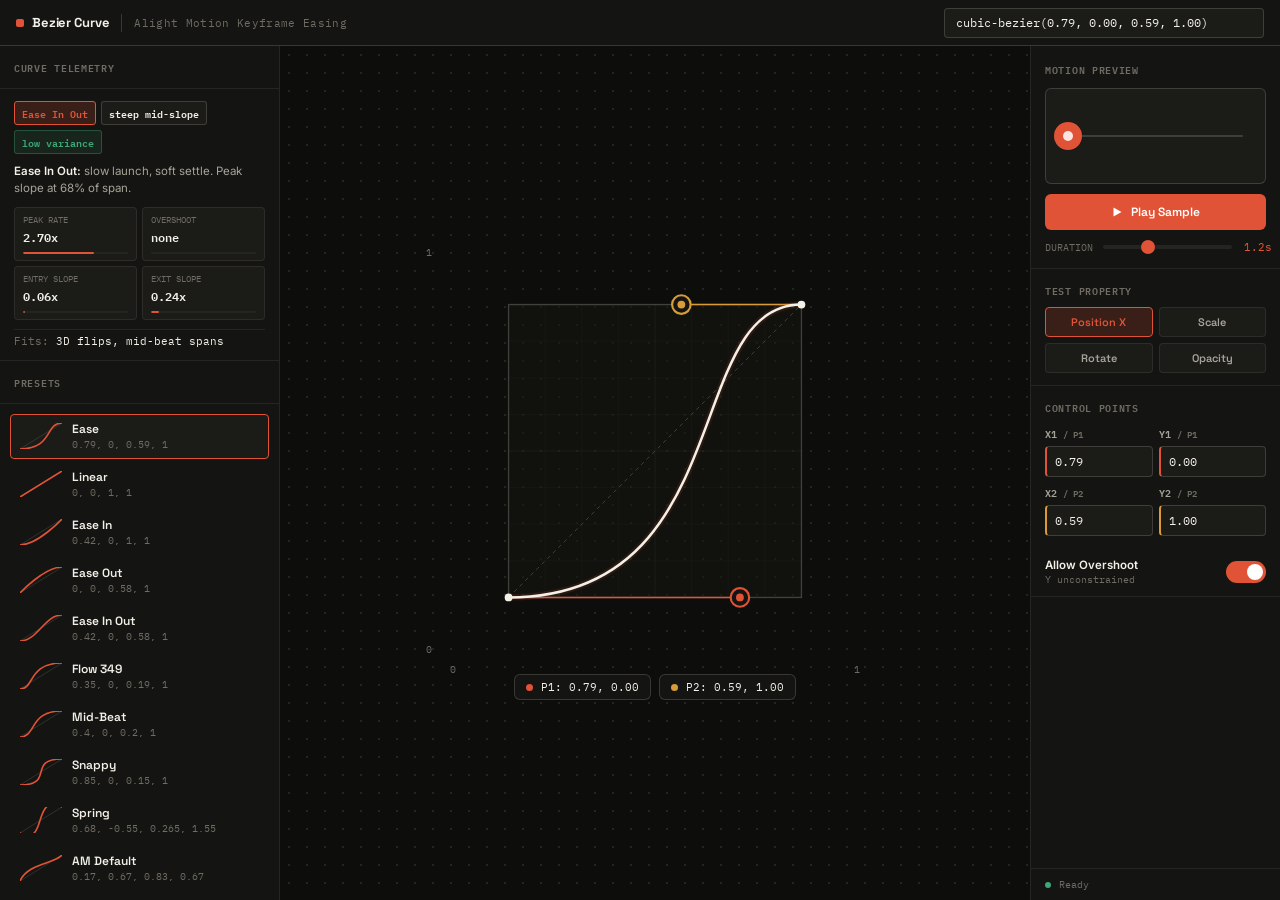
<file: Graph.html>
<!DOCTYPE html>
<html lang="en" data-theme="dark">
<head>
<meta charset="UTF-8">
<meta name="viewport" content="width=device-width, initial-scale=1.0, viewport-fit=cover">
<title>Flippy v4 · Bezier Curve Editor</title>
<link rel="preconnect" href="https://fonts.googleapis.com">
<link rel="preconnect" href="https://fonts.gstatic.com" crossorigin>
<link href="https://fonts.googleapis.com/css2?family=Space+Grotesk:wght@500;600;700&family=Inter:wght@400;500;600&family=IBM+Plex+Mono:wght@400;500;600&display=swap" rel="stylesheet">
<script>
  (function () {
    try {
      var saved = localStorage.getItem('flippy_v4_theme');
      if (saved === 'light' || saved === 'dark') {
        document.documentElement.setAttribute('data-theme', saved);
      }
    } catch (e) {}
  })();
</script>
<style>
*,*::before,*::after{box-sizing:border-box;margin:0;padding:0}

:root {
  --bg: #0d0d0c;
  --surface-1: #141412;
  --surface-2: #1b1b18;
  --surface-3: #242420;
  --border: rgba(244, 240, 232, 0.08);
  --border-bright: rgba(244, 240, 232, 0.16);
  --text-1: #f3f0e8;
  --text-2: #a8a399;
  --text-3: #706c63;
  --accent-a: #e05336;
  --accent-b: #d99b38;
  --accent-sage: #3fa676;
  --accent-glow-a: rgba(224, 83, 54, 0.18);
  --accent-glow-b: rgba(217, 155, 56, 0.18);
  --curve: #f3f0e8;
  --curve-shadow: rgba(224, 83, 54, 0.12);
  --grid: rgba(244, 240, 232, 0.05);
  --grid-bright: rgba(244, 240, 232, 0.10);
  --node: #f3f0e8;
  --thumb-diag: rgba(244, 240, 232, 0.12);
  --radius: 10px;
  --radius-sm: 6px;
  --radius-xs: 4px;
  --font-display: 'Space Grotesk', -apple-system, BlinkMacSystemFont, sans-serif;
  --font-sans: 'Inter', -apple-system, BlinkMacSystemFont, sans-serif;
  --font-mono: 'IBM Plex Mono', ui-monospace, SFMono-Regular, monospace;
}

html[data-theme="light"] {
  --bg: #f2eee5;
  --surface-1: #faf7f0;
  --surface-2: #f0ece2;
  --surface-3: #e4dfd3;
  --border: rgba(28, 26, 23, 0.09);
  --border-bright: rgba(28, 26, 23, 0.18);
  --text-1: #1a1917;
  --text-2: #57534c;
  --text-3: #827d73;
  --accent-a: #d14324;
  --accent-b: #a66f14;
  --accent-sage: #247a52;
  --accent-glow-a: rgba(209, 67, 36, 0.14);
  --accent-glow-b: rgba(166, 111, 20, 0.14);
  --curve: #1a1917;
  --curve-shadow: rgba(209, 67, 36, 0.10);
  --grid: rgba(28, 26, 23, 0.05);
  --grid-bright: rgba(28, 26, 23, 0.11);
  --node: #1a1917;
  --thumb-diag: rgba(28, 26, 23, 0.14);
}

html,body {
  height:100%;
  background:var(--bg);
  color:var(--text-1);
  font-family:var(--font-sans);
  overflow:hidden;
  -webkit-font-smoothing:antialiased;
}

body {
  display:grid;
  grid-template-rows:46px 1fr;
  grid-template-columns:1fr;
}

.topbar {
  grid-row:1;
  display:flex;
  align-items:center;
  padding:0 16px;
  border-bottom:1px solid var(--border-bright);
  gap:12px;
  background:var(--surface-1);
  position:relative;
  z-index:10;
}

.logo {
  display:flex;
  align-items:center;
  gap:8px;
  font-family:var(--font-display);
  font-size:13px;
  font-weight:700;
  letter-spacing:-0.01em;
  color:var(--text-1);
}

.logo-dot {
  width:8px;height:8px;
  border-radius:2px;
  background:var(--accent-a);
}

.divider-v {
  width:1px;height:18px;
  background:var(--border-bright);
}

.topbar-label {
  font-size:11px;
  color:var(--text-3);
  font-family:var(--font-mono);
  letter-spacing:0.03em;
}

.topbar-spacer { flex:1 }

.topbar-code {
  font-family:var(--font-mono);
  font-size:11.5px;
  font-variant-numeric:tabular-nums;
  color:var(--text-1);
  background:var(--surface-2);
  border:1px solid var(--border-bright);
  padding:5px 11px;
  border-radius:var(--radius-xs);
  cursor:pointer;
  transition:border-color 0.15s, background-color 0.15s;
  display:flex;
  align-items:center;
  gap:8px;
}
.topbar-code:hover{background:var(--surface-3);border-color:var(--accent-a)}
.topbar-code .copy-flash{color:var(--accent-sage);font-size:10px;font-weight:600;opacity:0;transition:opacity 0.2s}
.topbar-code .copy-flash.show{opacity:1}

.workspace {
  grid-row:2;
  display:grid;
  grid-template-columns:280px 1fr 250px;
  min-height:0;
  overflow:hidden;
}

.sidebar-left {
  background:var(--surface-1);
  border-right:1px solid var(--border);
  display:flex;
  flex-direction:column;
  min-height:0;
  overflow:hidden;
}

.sidebar-section {
  flex-shrink:0;
  padding:12px 14px;
  border-bottom:1px solid var(--border);
}

.sidebar-section-label {
  font-family:var(--font-mono);
  font-size:10px;
  font-weight:600;
  color:var(--text-3);
  letter-spacing:0.07em;
  text-transform:uppercase;
}

.preset-item {
  flex-shrink:0;
  display:flex;
  align-items:center;
  gap:10px;
  padding:7px 9px;
  border-radius:var(--radius-xs);
  cursor:pointer;
  transition:background-color 0.12s, border-color 0.12s;
  border:1px solid transparent;
  position:relative;
}

.preset-item:hover{background:var(--surface-2)}

.preset-item.active {
  background:var(--surface-2);
  border-color:var(--accent-a);
}

.preset-thumb {
  width:42px;height:26px;
  flex-shrink:0;
}

.preset-thumb svg{width:100%;height:100%}

.preset-info { flex:1;min-width:0 }

.preset-name {
  font-family:var(--font-display);
  font-size:12px;
  font-weight:600;
  color:var(--text-1);
  line-height:1.25;
}

.preset-vals {
  font-family:var(--font-mono);
  font-size:10px;
  color:var(--text-3);
  margin-top:1px;
  font-variant-numeric:tabular-nums;
}

.center-panel {
  display:flex;
  flex-direction:column;
  background:var(--bg);
  position:relative;
  align-items:center;
  justify-content:center;
  min-width:0;
  min-height:0;
  padding:20px;
  overflow:hidden;
  background-image:radial-gradient(var(--grid-bright) 1px, transparent 1px);
  background-size:18px 18px;
}

.graph-wrap {
  position:relative;
  display:flex;
  align-items:center;
  justify-content:center;
  width:min(410px, 100%);
  touch-action:none;
  overscroll-behavior:contain;
}

.graph-canvas {
  display:block;
  width:100%;
  height:auto;
  user-select:none;
  -webkit-user-select:none;
  touch-action:none;
  cursor:crosshair;
}

.axis-label {
  position:absolute;
  font-family:var(--font-mono);
  font-size:10px;
  color:var(--text-3);
}
.axis-label.x0{bottom:-20px;left:0}
.axis-label.x1{bottom:-20px;right:0}
.axis-label.y0{left:-24px;bottom:0}
.axis-label.y1{left:-24px;top:0}

.coord-strip {
  display:flex;
  flex-wrap:wrap;
  justify-content:center;
  gap:8px;
  margin-top:18px;
  max-width:100%;
}

.coord-pill {
  display:flex;
  align-items:center;
  gap:8px;
  padding:5px 11px;
  background:var(--surface-1);
  border:1px solid var(--border-bright);
  border-radius:var(--radius-sm);
  font-family:var(--font-mono);
  font-size:11px;
  font-variant-numeric:tabular-nums;
  color:var(--text-1);
}

.coord-dot {
  width:7px;height:7px;
  border-radius:50%;
  flex-shrink:0;
}

.sidebar-right {
  background:var(--surface-1);
  border-left:1px solid var(--border);
  display:flex;
  flex-direction:column;
  min-height:0;
  overflow-y:auto;
}

.preview-section,
.prop-section,
.inputs-section,
.overshoot-section,
.analysis-panel,
.bottombar {
  flex-shrink:0;
}

.preview-section {
  padding:14px;
  border-bottom:1px solid var(--border);
  display:flex;
  flex-direction:column;
}

.preview-stage {
  background:var(--surface-2);
  border:1px solid var(--border-bright);
  border-radius:var(--radius-sm);
  display:flex;
  align-items:center;
  padding:0 22px;
  min-height:96px;
  position:relative;
  overflow:hidden;
  margin:10px 0;
}

.preview-track {
  width:100%;
  height:2px;
  background:var(--border-bright);
  border-radius:1px;
  position:relative;
}

.preview-ball {
  position:absolute;
  top:50%;
  left:0;
  transform:translate(-50%,-50%);
}

.ball-ring {
  width:28px;height:28px;
  border-radius:50%;
  background:var(--accent-a);
  display:flex;align-items:center;justify-content:center;
}

.ball-inner {
  width:10px;height:10px;
  border-radius:50%;
  background:rgba(255,255,255,0.85);
}

.play-btn {
  width:100%;
  min-height:36px;
  padding:8px;
  background:var(--accent-a);
  border:1px solid transparent;
  border-radius:var(--radius-sm);
  color:#ffffff;
  font-family:var(--font-display);
  font-size:12px;
  font-weight:600;
  cursor:pointer;
  transition:opacity 0.15s;
  display:flex;
  align-items:center;
  justify-content:center;
  gap:8px;
}
.play-btn:hover{opacity:0.92}
.play-btn.playing{background:var(--surface-3);color:var(--text-1);border-color:var(--border-bright)}

.play-icon{width:12px;height:12px;display:block}

.dur-row {
  display:flex;
  align-items:center;
  gap:10px;
  margin-top:10px;
}

.dur-label {
  font-size:10px;
  color:var(--text-3);
  font-family:var(--font-mono);
}

.dur-val {
  font-size:11px;
  font-family:var(--font-mono);
  font-variant-numeric:tabular-nums;
  color:var(--accent-a);
  min-width:30px;
  text-align:right;
}

input[type=range]{
  -webkit-appearance:none;
  appearance:none;
  flex:1;height:4px;
  background:var(--surface-3);
  border-radius:2px;
  outline:none;
  cursor:pointer;
}
input[type=range]::-webkit-slider-thumb{
  -webkit-appearance:none;
  width:14px;height:14px;
  border-radius:50%;
  background:var(--accent-a);
  cursor:pointer;
}

.prop-section {
  padding:12px 14px;
  border-bottom:1px solid var(--border);
}

.prop-chips {
  display:grid;
  grid-template-columns:1fr 1fr;
  gap:6px;
  margin-top:8px;
}

.prop-chip {
  padding:7px 8px;
  background:var(--surface-2);
  border:1px solid var(--border);
  border-radius:var(--radius-xs);
  font-family:var(--font-display);
  font-size:11px;
  font-weight:600;
  color:var(--text-2);
  cursor:pointer;
  text-align:center;
}
.prop-chip:hover{border-color:var(--border-bright);color:var(--text-1)}
.prop-chip.active{background:var(--accent-glow-a);border-color:var(--accent-a);color:var(--accent-a)}

.inputs-section {
  padding:12px 14px;
}

.input-grid {
  display:grid;
  grid-template-columns:1fr 1fr;
  gap:6px;
  margin-top:8px;
}

.param-input-wrap {
  display:flex;
  flex-direction:column;
  gap:4px;
}

.param-label {
  font-size:10px;
  font-family:var(--font-mono);
  font-weight:600;
  color:var(--text-2);
}

.param-label span {
  font-size:9px;
  color:var(--text-3);
}

.param-input {
  background:var(--surface-2);
  border:1px solid var(--border-bright);
  border-radius:var(--radius-xs);
  padding:7px 8px;
  font-family:var(--font-mono);
  font-size:12px;
  font-variant-numeric:tabular-nums;
  color:var(--text-1);
  width:100%;
  outline:none;
}
.param-input:focus{border-color:var(--accent-a)}
.param-input.p1{border-left:2px solid var(--accent-a)}
.param-input.p2{border-left:2px solid var(--accent-b)}

/* SVG Graph Styles */
.grid-line-minor{stroke:var(--grid);stroke-width:1}
.grid-line-major{stroke:var(--grid-bright);stroke-width:1}
.bound-rect{fill:var(--surface-1);fill-opacity:0.55;stroke:var(--border-bright);stroke-width:1.5}
.diagonal{stroke:var(--text-3);stroke-width:1;stroke-dasharray:4 4;opacity:0.5}
.handle-rod{stroke-width:1.6;fill:none}
.rod-a{stroke:var(--accent-a)}
.rod-b{stroke:var(--accent-b)}
.bezier-curve{stroke:var(--curve);stroke-width:2.6;fill:none;stroke-linecap:round;stroke-linejoin:round}
.bezier-shadow{stroke:var(--curve-shadow);stroke-width:7;fill:none;stroke-linecap:round}
.endpoint{fill:var(--node)}
.handle-h{stroke-width:2.2;fill:var(--surface-1);cursor:grab;pointer-events:all;touch-action:none}
.handle-h:active{cursor:grabbing}
.ha{stroke:var(--accent-a)}
.hb{stroke:var(--accent-b)}
.handle-core-a{fill:var(--accent-a);pointer-events:none}
.handle-core-b{fill:var(--accent-b);pointer-events:none}
.handle-hit{fill:rgba(0,0,0,0);stroke:transparent;cursor:grab;pointer-events:all;touch-action:none}
.handle-hit:active{cursor:grabbing}

.analysis-panel {
  padding:12px 14px;
  border-bottom:1px solid var(--border);
  display:flex;
  flex-direction:column;
  gap:9px;
}

.analysis-summary {
  font-size:11.5px;
  color:var(--text-2);
  line-height:1.5;
}

.analysis-summary strong {
  color:var(--text-1);
  font-weight:600;
}

.analysis-tags {
  display:flex;
  flex-wrap:wrap;
  gap:5px;
}

.atag {
  font-size:9.5px;
  font-family:var(--font-mono);
  padding:2px 7px;
  border-radius:3px;
  border:1px solid transparent;
  font-weight:600;
}

.atag-pattern  { background:var(--accent-glow-a); border-color:var(--accent-a); color:var(--accent-a); }
.atag-overshoot{ background:var(--accent-glow-b); border-color:var(--accent-b); color:var(--accent-b); }
.atag-velocity { background:var(--surface-2); border-color:var(--border-bright); color:var(--text-1); }
.atag-smooth   { background:rgba(63,166,118,0.12); border-color:rgba(63,166,118,0.35); color:var(--accent-sage); }
.atag-neutral  { background:var(--surface-2); border-color:var(--border); color:var(--text-2); }

.analysis-metrics {
  display:grid;
  grid-template-columns:1fr 1fr;
  gap:5px;
}

.ametric {
  background:var(--surface-2);
  border:1px solid var(--border);
  border-radius:var(--radius-xs);
  padding:6px 8px;
  display:flex;
  flex-direction:column;
  gap:2px;
}

.ametric-label {
  font-size:9px;
  font-family:var(--font-mono);
  color:var(--text-3);
  text-transform:uppercase;
}

.ametric-val {
  font-size:12px;
  font-family:var(--font-mono);
  font-variant-numeric:tabular-nums;
  color:var(--text-1);
  font-weight:600;
}

.ametric-bar {
  height:2px;
  background:var(--surface-3);
  border-radius:1px;
  margin-top:3px;
  overflow:hidden;
}

.ametric-fill {
  height:100%;
  border-radius:1px;
  background:var(--accent-a);
  transition:width 0.2s ease;
}

.use-case {
  font-size:10.5px;
  color:var(--text-3);
  font-family:var(--font-mono);
  padding-top:4px;
  border-top:1px solid var(--border);
}

.use-case span { color:var(--text-1) }

.presets-scroll{overflow-y:auto;flex:1;padding:10px;display:flex;flex-direction:column;gap:3px}
.presets-scroll::-webkit-scrollbar{width:5px}
.presets-scroll::-webkit-scrollbar-thumb{background:var(--border-bright);border-radius:3px}

.overshoot-section {
  padding:10px 14px;
  border-bottom:1px solid var(--border);
}

.toggle-row {
  display:flex;
  align-items:center;
  justify-content:space-between;
  gap:10px;
}

.toggle-info {
  display:flex;
  flex-direction:column;
  gap:1px;
}

.toggle-title {
  font-size:11.5px;
  font-weight:600;
  color:var(--text-1);
}

.toggle-sub {
  font-size:10px;
  font-family:var(--font-mono);
  color:var(--text-3);
}

.toggle-btn {
  width:40px;
  height:22px;
  border-radius:11px;
  border:1px solid var(--border-bright);
  background:var(--surface-3);
  cursor:pointer;
  position:relative;
  transition:background 0.18s;
  flex-shrink:0;
}

.toggle-btn.on {
  background:var(--accent-a);
  border-color:transparent;
}

.toggle-thumb {
  position:absolute;
  top:2px;left:2px;
  width:16px;height:16px;
  border-radius:50%;
  background:#ffffff;
  transition:transform 0.18s ease;
  pointer-events:none;
}

.toggle-btn.on .toggle-thumb {
  transform:translateX(18px);
}

.bottombar{
  margin-top:auto;
  padding:9px 14px;
  border-top:1px solid var(--border);
  display:flex;
  align-items:center;
  gap:8px;
  background:var(--surface-1);
}

.status-dot{width:6px;height:6px;border-radius:50%;background:var(--accent-sage);flex-shrink:0}
.status-text{font-size:10px;font-family:var(--font-mono);color:var(--text-3)}
.recording .status-dot{background:var(--accent-a)}

@media (max-width: 980px) {
  html,body {
    height:auto;
    min-height:100%;
    overflow:auto;
  }

  body {
    display:block;
    min-height:100dvh;
  }

  .topbar {
    position:sticky;
    top:0;
    min-height:46px;
  }

  .workspace {
    display:flex;
    flex-direction:column;
    overflow:visible;
  }

  .center-panel {
    order:1;
    padding:16px 14px 22px;
  }

  .sidebar-right {
    order:2;
    border-left:0;
    border-top:1px solid var(--border);
    overflow:visible;
  }

  .sidebar-left {
    order:3;
    border-right:0;
    border-top:1px solid var(--border);
    overflow:visible;
  }

  .presets-scroll {
    display:grid;
    grid-template-columns:repeat(auto-fill, minmax(155px, 1fr));
    gap:6px;
    max-height:none;
  }
}

@media (max-width: 860px) {
  .param-input {
    font-size:16px !important;
    height:40px;
  }
  .play-btn {
    min-height:42px;
  }
  .prop-chip {
    min-height:38px;
    display:flex;
    align-items:center;
    justify-content:center;
  }
  input[type=range]::-webkit-slider-thumb {
    width:20px;
    height:20px;
  }
}

@media (max-width: 560px) {
  .topbar {
    flex-wrap:wrap;
    padding:8px 12px;
    gap:6px;
  }
  .divider-v,
  .topbar-label {
    display:none;
  }
  .topbar-code {
    width:100%;
    justify-content:space-between;
  }
}
</style>
</head>
<body>

<header class="topbar">
  <div class="logo">
    <span class="logo-dot"></span>
    Bezier Curve
  </div>
  <div class="divider-v"></div>
  <span class="topbar-label">Alight Motion Keyframe Easing</span>
  <div class="topbar-spacer"></div>
  <button class="topbar-code" id="topbar-copy" type="button" title="Copy cubic-bezier value">
    <span id="topbar-code-text">cubic-bezier(0.79, 0.00, 0.59, 1.00)</span>
    <span class="copy-flash" id="copy-flash">Copied</span>
  </button>
</header>

<div class="workspace">

  <aside class="sidebar-left">
    <div class="sidebar-section">
      <div class="sidebar-section-label">Curve Telemetry</div>
    </div>

    <div class="analysis-panel" id="analysis-panel">
      <div class="analysis-tags" id="analysis-tags"></div>
      <div class="analysis-summary" id="analysis-summary">Sampling curve...</div>
      <div class="analysis-metrics">
        <div class="ametric">
          <div class="ametric-label">Peak Rate</div>
          <div class="ametric-val" id="m-velocity">0.00x</div>
          <div class="ametric-bar"><div class="ametric-fill" id="m-velocity-bar" style="width:0%"></div></div>
        </div>
        <div class="ametric">
          <div class="ametric-label">Overshoot</div>
          <div class="ametric-val" id="m-overshoot">none</div>
          <div class="ametric-bar"><div class="ametric-fill" id="m-overshoot-bar" style="width:0%"></div></div>
        </div>
        <div class="ametric">
          <div class="ametric-label">Entry Slope</div>
          <div class="ametric-val" id="m-start">0.00x</div>
          <div class="ametric-bar"><div class="ametric-fill" id="m-start-bar" style="width:0%"></div></div>
        </div>
        <div class="ametric">
          <div class="ametric-label">Exit Slope</div>
          <div class="ametric-val" id="m-end">0.00x</div>
          <div class="ametric-bar"><div class="ametric-fill" id="m-end-bar" style="width:0%"></div></div>
        </div>
      </div>
      <div class="use-case" id="use-case"></div>
    </div>

    <div class="sidebar-section">
      <div class="sidebar-section-label">Presets</div>
    </div>
    <div class="presets-scroll" id="presets-list"></div>
  </aside>

  <main class="center-panel">
    <div class="graph-wrap" id="graph-wrap">
      <svg id="svg-graph" class="graph-canvas" width="360" height="360" viewBox="-60 -60 420 420">
        <g id="grid-minor"></g>
        <g id="grid-major"></g>
        <rect x="0" y="0" width="300" height="300" class="bound-rect"/>
        <line x1="0" y1="300" x2="300" y2="0" class="diagonal" id="diag"/>
        <line id="rod-a" class="handle-rod rod-a" x1="0" y1="300" x2="75" y2="30"/>
        <line id="rod-b" class="handle-rod rod-b" x1="300" y1="0" x2="225" y2="270"/>
        <path id="curve-shadow" class="bezier-shadow"/>
        <path id="curve" class="bezier-curve"/>
        <circle cx="0" cy="300" r="4" class="endpoint"/>
        <circle cx="300" cy="0" r="4" class="endpoint"/>

        <!-- P1 Handle (Vermilion) -->
        <circle id="ha-hit" class="handle-hit" cx="237" cy="300" r="30"/>
        <circle id="ha" class="handle-h ha" cx="237" cy="300" r="9.5"/>
        <circle id="ha-core" class="handle-core-a" cx="237" cy="300" r="4"/>

        <!-- P2 Handle (Brass) -->
        <circle id="hb-hit" class="handle-hit" cx="177" cy="0" r="30"/>
        <circle id="hb" class="handle-h hb" cx="177" cy="0" r="9.5"/>
        <circle id="hb-core" class="handle-core-b" cx="177" cy="0" r="4"/>
      </svg>

      <span class="axis-label x0">0</span>
      <span class="axis-label x1">1</span>
      <span class="axis-label y0">0</span>
      <span class="axis-label y1">1</span>
    </div>

    <div class="coord-strip">
      <div class="coord-pill" id="pill-a">
        <span class="coord-dot" style="background:var(--accent-a)"></span>
        <span id="pill-a-text">P1: 0.79, 0.00</span>
      </div>
      <div class="coord-pill" id="pill-b">
        <span class="coord-dot" style="background:var(--accent-b)"></span>
        <span id="pill-b-text">P2: 0.59, 1.00</span>
      </div>
    </div>
  </main>

  <aside class="sidebar-right">
    <div class="preview-section">
      <div class="sidebar-section-label">Motion Preview</div>
      <div class="preview-stage">
        <div class="preview-track" id="preview-track">
          <div class="preview-ball" id="preview-ball" style="left:0%">
            <div class="ball-ring">
              <div class="ball-inner"></div>
            </div>
          </div>
        </div>
      </div>

      <button class="play-btn" id="play-btn" type="button">
        <svg class="play-icon" viewBox="0 0 12 12" fill="none">
          <path d="M2.5 1.5L10.5 6L2.5 10.5V1.5Z" fill="currentColor"/>
        </svg>
        Play Sample
      </button>

      <div class="dur-row">
        <span class="dur-label">DURATION</span>
        <input type="range" id="duration" min="0.3" max="3" step="0.1" value="1.2">
        <span class="dur-val" id="dur-display">1.2s</span>
      </div>
    </div>

    <div class="prop-section">
      <div class="sidebar-section-label">Test Property</div>
      <div class="prop-chips" id="prop-chips">
        <button class="prop-chip active" data-prop="x" type="button">Position X</button>
        <button class="prop-chip" data-prop="scale" type="button">Scale</button>
        <button class="prop-chip" data-prop="rotate" type="button">Rotate</button>
        <button class="prop-chip" data-prop="opacity" type="button">Opacity</button>
      </div>
    </div>

    <div class="inputs-section">
      <div class="sidebar-section-label">Control Points</div>
      <div class="input-grid">
        <div class="param-input-wrap">
          <div class="param-label">X1 <span>/ P1</span></div>
          <input type="number" class="param-input p1" id="inp-x1" min="0" max="1" step="0.01" value="0.79">
        </div>
        <div class="param-input-wrap">
          <div class="param-label">Y1 <span>/ P1</span></div>
          <input type="number" class="param-input p1" id="inp-y1" step="0.01" value="0.00">
        </div>
        <div class="param-input-wrap">
          <div class="param-label">X2 <span>/ P2</span></div>
          <input type="number" class="param-input p2" id="inp-x2" min="0" max="1" step="0.01" value="0.59">
        </div>
        <div class="param-input-wrap">
          <div class="param-label">Y2 <span>/ P2</span></div>
          <input type="number" class="param-input p2" id="inp-y2" step="0.01" value="1.00">
        </div>
      </div>
    </div>

    <div class="overshoot-section">
      <div class="toggle-row">
        <div class="toggle-info">
          <div class="toggle-title">Allow Overshoot</div>
          <div class="toggle-sub" id="overshoot-sub">Y unconstrained</div>
        </div>
        <button class="toggle-btn on" id="overshoot-toggle" type="button" title="Toggle Y-axis overshoot">
          <div class="toggle-thumb"></div>
        </button>
      </div>
    </div>

    <div class="bottombar" id="bottombar">
      <div class="status-dot" id="status-dot"></div>
      <span class="status-text" id="status-text">Ready</span>
    </div>
  </aside>
</div>

<script>
const PRESETS = [
  {name:'Ease',vals:[.79,0,.59,1]},
  {name:'Linear',vals:[0,0,1,1]},
  {name:'Ease In',vals:[.42,0,1,1]},
  {name:'Ease Out',vals:[0,0,.58,1]},
  {name:'Ease In Out',vals:[.42,0,.58,1]},
  {name:'Flow 349',vals:[.35,0,.19,1]},
  {name:'Mid-Beat',vals:[.4,0,.2,1]},
  {name:'Snappy',vals:[.85,0,.15,1]},
  {name:'Spring',vals:[.68,-.55,.265,1.55]},
  {name:'AM Default',vals:[.17,.67,.83,.67]},
  {name:'Decelerate',vals:[0,0,.2,1]},
  {name:'Overshoot',vals:[.34,1.56,.64,1]},
];

const G = 300;
let x1=.79,y1=0,x2=.59,y2=1;
let dragging=null;
let activeProp='x';
let allowOvershoot=true;
let duration=1.2;
let animPlaying=false;
let animId=null;

const svg = document.getElementById('svg-graph');
const ha = document.getElementById('ha'), haC = document.getElementById('ha-core');
const hb = document.getElementById('hb'), hbC = document.getElementById('hb-core');
const haHit = document.getElementById('ha-hit'), hbHit = document.getElementById('hb-hit');
const rodA = document.getElementById('rod-a'), rodB = document.getElementById('rod-b');
const curvePath = document.getElementById('curve'), curveShadow = document.getElementById('curve-shadow');
const pillAT = document.getElementById('pill-a-text'), pillBT = document.getElementById('pill-b-text');
const topCode = document.getElementById('topbar-code-text');
const copyFlash = document.getElementById('copy-flash');
const inpX1=document.getElementById('inp-x1'),inpY1=document.getElementById('inp-y1');
const inpX2=document.getElementById('inp-x2'),inpY2=document.getElementById('inp-y2');
const ball = document.getElementById('preview-ball');
const playBtn = document.getElementById('play-btn');
const durationInput = document.getElementById('duration');
const durDisplay = document.getElementById('dur-display');
const statusText = document.getElementById('status-text');

function buildGrid(){
  const minor = document.getElementById('grid-minor');
  const major = document.getElementById('grid-major');
  for(let i=0;i<=4;i++){
    const v = i*75;
    const lv = document.createElementNS('http://www.w3.org/2000/svg','line');
    lv.setAttribute('x1',v);lv.setAttribute('y1',0);lv.setAttribute('x2',v);lv.setAttribute('y2',300);
    lv.setAttribute('class',i%2===0?'grid-line-major':'grid-line-minor');
    major.appendChild(lv);
    const lh = document.createElementNS('http://www.w3.org/2000/svg','line');
    lh.setAttribute('x1',0);lh.setAttribute('y1',v);lh.setAttribute('x2',300);lh.setAttribute('y2',v);
    lh.setAttribute('class',i%2===0?'grid-line-major':'grid-line-minor');
    major.appendChild(lh);
  }
  for(let i=1;i<8;i++){
    if(i%2===0)continue;
    const v=i*300/8;
    const lv=document.createElementNS('http://www.w3.org/2000/svg','line');
    lv.setAttribute('x1',v);lv.setAttribute('y1',0);lv.setAttribute('x2',v);lv.setAttribute('y2',300);
    lv.setAttribute('class','grid-line-minor');
    minor.appendChild(lv);
    const lh=document.createElementNS('http://www.w3.org/2000/svg','line');
    lh.setAttribute('x1',0);lh.setAttribute('y1',v);lh.setAttribute('x2',300);lh.setAttribute('y2',v);
    lh.setAttribute('class','grid-line-minor');
    minor.appendChild(lh);
  }
}

function toSVG(nx,ny){
  return {x: nx*G, y: G - ny*G};
}

function updateGraph(notifyParent = true){
  const a = toSVG(x1,y1);
  const b = toSVG(x2,y2);

  ha.setAttribute('cx',a.x); ha.setAttribute('cy',a.y);
  haC.setAttribute('cx',a.x); haC.setAttribute('cy',a.y);
  haHit.setAttribute('cx',a.x); haHit.setAttribute('cy',a.y);
  hb.setAttribute('cx',b.x); hb.setAttribute('cy',b.y);
  hbC.setAttribute('cx',b.x); hbC.setAttribute('cy',b.y);
  hbHit.setAttribute('cx',b.x); hbHit.setAttribute('cy',b.y);

  rodA.setAttribute('x2',a.x); rodA.setAttribute('y2',a.y);
  rodB.setAttribute('x2',b.x); rodB.setAttribute('y2',b.y);

  const d = `M 0 ${G} C ${a.x} ${a.y}, ${b.x} ${b.y}, ${G} 0`;
  curvePath.setAttribute('d',d);
  curveShadow.setAttribute('d',d);

  const bx1=x1.toFixed(2),by1=y1.toFixed(2),bx2=x2.toFixed(2),by2=y2.toFixed(2);
  pillAT.textContent = `P1: ${bx1}, ${by1}`;
  pillBT.textContent = `P2: ${bx2}, ${by2}`;
  topCode.textContent = `cubic-bezier(${bx1}, ${by1}, ${bx2}, ${by2})`;

  if (document.activeElement !== inpX1) inpX1.value=bx1;
  if (document.activeElement !== inpY1) inpY1.value=by1;
  if (document.activeElement !== inpX2) inpX2.value=bx2;
  if (document.activeElement !== inpY2) inpY2.value=by2;

  updatePresetHighlight();
  analyzeCurve();

  if (notifyParent && window.parent !== window) {
    window.parent.postMessage({
      type: 'BEZIER_UPDATE',
      x1: x1, y1: y1, x2: x2, y2: y2
    }, '*');
  }
}

function updatePresetHighlight(){
  const bx1=x1.toFixed(2),by1=y1.toFixed(2),bx2=x2.toFixed(2),by2=y2.toFixed(2);
  document.querySelectorAll('.preset-item').forEach(el=>{
    const v=el.dataset.vals.split(',');
    if(parseFloat(v[0]).toFixed(2)===bx1 && parseFloat(v[1]).toFixed(2)===by1 &&
       parseFloat(v[2]).toFixed(2)===bx2 && parseFloat(v[3]).toFixed(2)===by2){
      el.classList.add('active');
    } else {
      el.classList.remove('active');
    }
  });
}

function makeThumbnailPath(px1,py1,px2,py2){
  const W=42,H=26;
  const ax=px1*W, ay=H-py1*H;
  const bx=px2*W, by=H-py2*H;
  return `M0,${H} C${ax},${ay} ${bx},${by} ${W},0`;
}

function buildPresets(){
  const list = document.getElementById('presets-list');
  PRESETS.forEach(p=>{
    const [v1,v2,v3,v4]=p.vals;
    const el=document.createElement('div');
    el.className='preset-item';
    el.dataset.vals=p.vals.join(',');
    el.innerHTML=`
      <div class="preset-thumb">
        <svg viewBox="0 0 42 26" fill="none" xmlns="http://www.w3.org/2000/svg">
          <path d="M0,26 L42,0" stroke="var(--thumb-diag)" stroke-width="1"/>
          <path d="${makeThumbnailPath(v1,v2,v3,v4)}" stroke="var(--accent-a)" stroke-width="1.6" fill="none" stroke-linecap="round"/>
        </svg>
      </div>
      <div class="preset-info">
        <div class="preset-name">${p.name}</div>
        <div class="preset-vals">${v1}, ${v2}, ${v3}, ${v4}</div>
      </div>
    `;
    el.addEventListener('click',()=>{
      x1=v1;y1=v2;x2=v3;y2=v4;
      updateGraph(true);
    });
    list.appendChild(el);
  });
}

function getSVGPoint(e){
  const pt = svg.createSVGPoint();
  const src = e.touches && e.touches[0] ? e.touches[0] : (e.changedTouches && e.changedTouches[0] ? e.changedTouches[0] : e);
  pt.x=src.clientX; pt.y=src.clientY;
  const matrix = svg.getScreenCTM();
  return matrix ? pt.matrixTransform(matrix.inverse()) : {x:0,y:G};
}

// Unified Pointer + Touch Dragging (Zero duplicate listener conflicts on mobile or hybrid screens)
function startDrag(e, which){
  e.preventDefault();
  e.stopPropagation();
  dragging = which;
  setStatus('Dragging ' + (which === 'a' ? 'P1' : 'P2'));

  if (e.pointerId !== undefined && e.currentTarget && e.currentTarget.setPointerCapture) {
    try { e.currentTarget.setPointerCapture(e.pointerId); } catch (err) {}
  }

  const move = (ev) => {
    if (!dragging) return;
    ev.preventDefault();
    const pt = getSVGPoint(ev);
    const nx = Math.max(0, Math.min(1, pt.x / G));
    const ny = (G - pt.y) / G;
    if (dragging === 'a') { x1 = nx; y1 = clampY(ny); }
    else { x2 = nx; y2 = clampY(ny); }
    updateGraph(true);
  };

  const up = (ev) => {
    if (ev) ev.preventDefault();
    dragging = null;
    setStatus('Ready');
    window.removeEventListener('pointermove', move);
    window.removeEventListener('pointerup', up);
    window.removeEventListener('pointercancel', up);
    window.removeEventListener('mousemove', move);
    window.removeEventListener('mouseup', up);
    window.removeEventListener('touchmove', move);
    window.removeEventListener('touchend', up);
    window.removeEventListener('touchcancel', up);
  };

  if (e.type === 'pointerdown') {
    window.addEventListener('pointermove', move, { passive: false });
    window.addEventListener('pointerup', up);
    window.addEventListener('pointercancel', up);
  } else if (e.type === 'touchstart') {
    window.addEventListener('touchmove', move, { passive: false });
    window.addEventListener('touchend', up);
    window.addEventListener('touchcancel', up);
  } else {
    window.addEventListener('mousemove', move);
    window.addEventListener('mouseup', up);
  }
}

[
  [ha, 'a'], [haHit, 'a'],
  [hb, 'b'], [hbHit, 'b']
].forEach(([target, which]) => {
  if (window.PointerEvent) {
    target.addEventListener('pointerdown', e => startDrag(e, which), { passive: false });
  } else {
    target.addEventListener('mousedown', e => startDrag(e, which));
    target.addEventListener('touchstart', e => startDrag(e, which), { passive: false });
  }
});

function syncFromInputs(){
  const v1=parseFloat(inpX1.value);
  const v2=parseFloat(inpY1.value);
  const v3=parseFloat(inpX2.value);
  const v4=parseFloat(inpY2.value);
  if (!isNaN(v1)) x1=Math.max(0,Math.min(1,v1));
  if (!isNaN(v2)) y1=clampY(v2);
  if (!isNaN(v3)) x2=Math.max(0,Math.min(1,v3));
  if (!isNaN(v4)) y2=clampY(v4);
  updateGraph(true);
}
[inpX1,inpY1,inpX2,inpY2].forEach(inp=>{
  inp.addEventListener('input',syncFromInputs);
  inp.addEventListener('blur',()=>{
    const parsed = parseFloat(inp.value);
    inp.value = isNaN(parsed) ? '0.00' : parsed.toFixed(2);
    syncFromInputs();
  });
});

document.getElementById('topbar-copy').addEventListener('click',()=>{
  const text = topCode.textContent;
  if (navigator.clipboard && navigator.clipboard.writeText) {
    navigator.clipboard.writeText(text).then(()=>{
      copyFlash.classList.add('show');
      setTimeout(()=>copyFlash.classList.remove('show'),1800);
    });
  }
});

document.getElementById('prop-chips').addEventListener('click',e=>{
  const chip=e.target.closest('.prop-chip');
  if(!chip)return;
  document.querySelectorAll('.prop-chip').forEach(c=>c.classList.remove('active'));
  chip.classList.add('active');
  activeProp=chip.dataset.prop;
  stopAnim();
  resetBall();
});

durationInput.addEventListener('input',()=>{
  duration=parseFloat(durationInput.value);
  durDisplay.textContent=duration.toFixed(1)+'s';
});

function bezierY(t){
  const cx=3*x1, bx=3*(x2-x1)-cx, ax=1-cx-bx;
  const cy=3*y1, by=3*(y2-y1)-cy, ay=1-cy-by;
  function sampleX(u){return ((ax*u+bx)*u+cx)*u;}
  function sampleY(u){return ((ay*u+by)*u+cy)*u;}
  function derivX(u){return (3*ax*u+2*bx)*u+cx;}
  let u=t;
  for(let i=0;i<8;i++){
    const xErr=sampleX(u)-t;
    if(Math.abs(xErr)<1e-6)break;
    const d=derivX(u);
    if(Math.abs(d)<1e-6)break;
    u-=xErr/d;
  }
  return sampleY(Math.max(0,Math.min(1,u)));
}

function playAnim(){
  if(animPlaying)stopAnim();
  animPlaying=true;
  playBtn.textContent='Stop';
  playBtn.classList.add('playing');
  setStatus('Playing');
  document.getElementById('bottombar').classList.add('recording');

  const startTime=performance.now();
  const dur=duration*1000;

  function frame(now){
    const elapsed=now-startTime;
    const t=Math.min(1,elapsed/dur);
    applyToPreview(bezierY(t));

    if(t<1){
      animId=requestAnimationFrame(frame);
    } else {
      animPlaying=false;
      playBtn.innerHTML=`<svg class="play-icon" viewBox="0 0 12 12" fill="none"><path d="M2.5 1.5L10.5 6L2.5 10.5V1.5Z" fill="currentColor"/></svg> Play Sample`;
      playBtn.classList.remove('playing');
      setStatus('Ready');
      document.getElementById('bottombar').classList.remove('recording');
      setTimeout(()=>resetBall(),500);
    }
  }
  animId=requestAnimationFrame(frame);
}

function stopAnim(){
  if(animId)cancelAnimationFrame(animId);
  animPlaying=false;
  playBtn.innerHTML=`<svg class="play-icon" viewBox="0 0 12 12" fill="none"><path d="M2.5 1.5L10.5 6L2.5 10.5V1.5Z" fill="currentColor"/></svg> Play Sample`;
  playBtn.classList.remove('playing');
  setStatus('Ready');
  document.getElementById('bottombar').classList.remove('recording');
}

function resetBall(){
  ball.style.transition='none';
  applyToPreview(0);
}

function applyToPreview(eased){
  const clamped=Math.max(-0.2,Math.min(1.2,eased));
  if(activeProp==='x'){
    ball.style.left=`${clamped*100}%`;
    ball.style.transform=`translate(-50%, -50%)`;
    ball.style.opacity='1';
    ball.querySelector('.ball-ring').style.transform='scale(1)';
  } else if(activeProp==='scale'){
    const s=0.3+clamped*1.4;
    ball.style.left='50%';
    ball.style.transform=`translate(-50%,-50%) scale(${Math.max(0.01,s)})`;
    ball.style.opacity='1';
  } else if(activeProp==='rotate'){
    const deg=clamped*360;
    ball.style.left='50%';
    ball.style.transform=`translate(-50%,-50%) rotate(${deg}deg)`;
    ball.style.opacity='1';
  } else if(activeProp==='opacity'){
    ball.style.left='50%';
    ball.style.transform='translate(-50%,-50%)';
    ball.style.opacity=`${1-clamped}`;
  }
}

playBtn.addEventListener('click',()=>{
  if(animPlaying){stopAnim();resetBall();}
  else playAnim();
});

function setStatus(s){
  statusText.textContent=s;
}

function sampleCurveY(steps){
  const cx=3*x1, bx=3*(x2-x1)-cx, ax=1-cx-bx;
  const cy=3*y1, by=3*(y2-y1)-cy, ay=1-cy-by;
  function sX(u){return ((ax*u+bx)*u+cx)*u;}
  function sY(u){return ((ay*u+by)*u+cy)*u;}
  function dX(u){return (3*ax*u+2*bx)*u+cx;}
  const pts=[];
  for(let i=0;i<=steps;i++){
    const t=i/steps;
    let u=t;
    for(let j=0;j<8;j++){const e=sX(u)-t;if(Math.abs(e)<1e-6)break;const d=dX(u);if(Math.abs(d)<1e-9)break;u-=e/d;}
    u=Math.max(0,Math.min(1,u));
    pts.push({t,y:sY(u)});
  }
  return pts;
}

function analyzeCurve(){
  const N=60;
  const pts=sampleCurveY(N);
  const vels=[];
  for(let i=1;i<pts.length;i++) vels.push((pts[i].y-pts[i-1].y)*N);

  const maxVel=Math.max(...vels.map(Math.abs));
  const minY=Math.min(...pts.map(p=>p.y));
  const maxY=Math.max(...pts.map(p=>p.y));
  const overshoot=Math.max(Math.max(0,maxY-1),Math.max(0,-minY));

  const startVel=Math.abs(vels.slice(0,6).reduce((a,b)=>a+b,0)/6);
  const endVel=Math.abs(vels.slice(-6).reduce((a,b)=>a+b,0)/6);

  const absVels=vels.map(Math.abs);
  const peakIdx=absVels.indexOf(Math.max(...absVels));
  const peakPos=peakIdx/vels.length;

  const avgVel=absVels.reduce((a,b)=>a+b,0)/absVels.length;
  const variance=absVels.reduce((a,b)=>a+(b-avgVel)**2,0)/absVels.length;
  const smoothness=Math.max(0,1-variance/4);

  const isLinear=Math.abs(x1-x2)<0.08&&Math.abs(y1-y2)<0.08&&Math.abs(x1-y1)<0.12;
  let pattern,patternTag;
  if(isLinear){pattern='Linear';patternTag='linear';}
  else if(startVel<0.4&&endVel>0.8){pattern='Ease In';patternTag='ease-in';}
  else if(startVel>0.8&&endVel<0.4){pattern='Ease Out';patternTag='ease-out';}
  else if(startVel<0.6&&endVel<0.6&&maxVel>1.3){pattern='Ease In Out';patternTag='ease-in-out';}
  else if(overshoot>0.05){pattern='Spring';patternTag='spring';}
  else if(startVel>1.2&&peakPos<0.25){pattern='Fast Entry';patternTag='fast-start';}
  else if(endVel>1.2&&peakPos>0.75){pattern='Fast Exit';patternTag='fast-end';}
  else{pattern='Custom';patternTag='custom';}

  const startDesc=startVel<0.35?'slow launch':startVel>1.2?'fast launch':'steady launch';
  const endDesc=endVel<0.35?'soft settle':endVel>1.2?'abrupt stop':'gradual stop';
  const overshootDesc=overshoot>0.04?`, ${(overshoot*100).toFixed(0)}% overshoot`:'';
  const summary=`<strong>${pattern}:</strong> ${startDesc}, ${endDesc}${overshootDesc}. Peak slope at ${(peakPos*100).toFixed(0)}% of span.`;

  const tags=[{label:pattern,cls:'atag-pattern'}];
  if(overshoot>0.04) tags.push({label:`+${(overshoot*100).toFixed(0)}% spring`,cls:'atag-overshoot'});
  if(maxVel>2.5) tags.push({label:'steep mid-slope',cls:'atag-velocity'});
  if(smoothness>0.75&&overshoot<=0.04) tags.push({label:'low variance',cls:'atag-smooth'});
  if(isLinear) tags.push({label:'constant rate',cls:'atag-neutral'});

  let useCases=[];
  if(patternTag==='ease-out') useCases=['slice entrances','snap settles'];
  else if(patternTag==='ease-in') useCases=['slice exits','whip cuts'];
  else if(patternTag==='ease-in-out') useCases=['3D flips','mid-beat spans'];
  else if(patternTag==='linear') useCases=['continuous spins','wipes'];
  else if(patternTag==='spring') useCases=['rebound flips','box pops'];
  else if(patternTag==='fast-start') useCases=['beat hits','hard cuts'];
  else if(patternTag==='fast-end') useCases=['whip transitions','drop-ins'];
  else useCases=['custom keyframe spans','staggered slices'];

  document.getElementById('analysis-tags').innerHTML=tags.map(t=>`<span class="atag ${t.cls}">${t.label}</span>`).join('');
  document.getElementById('analysis-summary').innerHTML=summary;

  const cap=(v,max)=>Math.min(100,v/max*100).toFixed(0)+'%';
  document.getElementById('m-velocity').textContent=maxVel.toFixed(2)+'x';
  document.getElementById('m-velocity-bar').style.width=cap(maxVel,4);
  document.getElementById('m-overshoot').textContent=overshoot>0.001?(overshoot*100).toFixed(1)+'%':'none';
  document.getElementById('m-overshoot-bar').style.width=cap(overshoot,0.5);
  document.getElementById('m-start').textContent=startVel.toFixed(2)+'x';
  document.getElementById('m-start-bar').style.width=cap(startVel,3);
  document.getElementById('m-end').textContent=endVel.toFixed(2)+'x';
  document.getElementById('m-end-bar').style.width=cap(endVel,3);
  document.getElementById('use-case').innerHTML=`Fits: <span>${useCases[0]}, ${useCases[1]}</span>`;
}

const overshootToggle = document.getElementById('overshoot-toggle');
const overshootSub = document.getElementById('overshoot-sub');

function clampY(v){
  return allowOvershoot ? v : Math.max(0, Math.min(1, v));
}

overshootToggle.addEventListener('click', () => {
  allowOvershoot = !allowOvershoot;
  overshootToggle.classList.toggle('on', allowOvershoot);
  overshootSub.textContent = allowOvershoot ? 'Y unconstrained' : 'Y clamped 0 to 1';
  if (!allowOvershoot) {
    y1 = clampY(y1);
    y2 = clampY(y2);
    updateGraph(true);
  }
});

buildGrid();
buildPresets();
updateGraph(false);
resetBall();

window.addEventListener('message', (event) => {
  if (!event.data) return;
  if (event.data.type === 'SET_THEME') {
    const t = event.data.theme === 'light' ? 'light' : 'dark';
    document.documentElement.setAttribute('data-theme', t);
  } else if (event.data.type === 'SET_BEZIER') {
    if (typeof event.data.x1 === 'number' && !isNaN(event.data.x1)) x1 = event.data.x1;
    if (typeof event.data.y1 === 'number' && !isNaN(event.data.y1)) y1 = event.data.y1;
    if (typeof event.data.x2 === 'number' && !isNaN(event.data.x2)) x2 = event.data.x2;
    if (typeof event.data.y2 === 'number' && !isNaN(event.data.y2)) y2 = event.data.y2;
    updateGraph(false);
  }
});
</script>
</body>
</html>
</file>
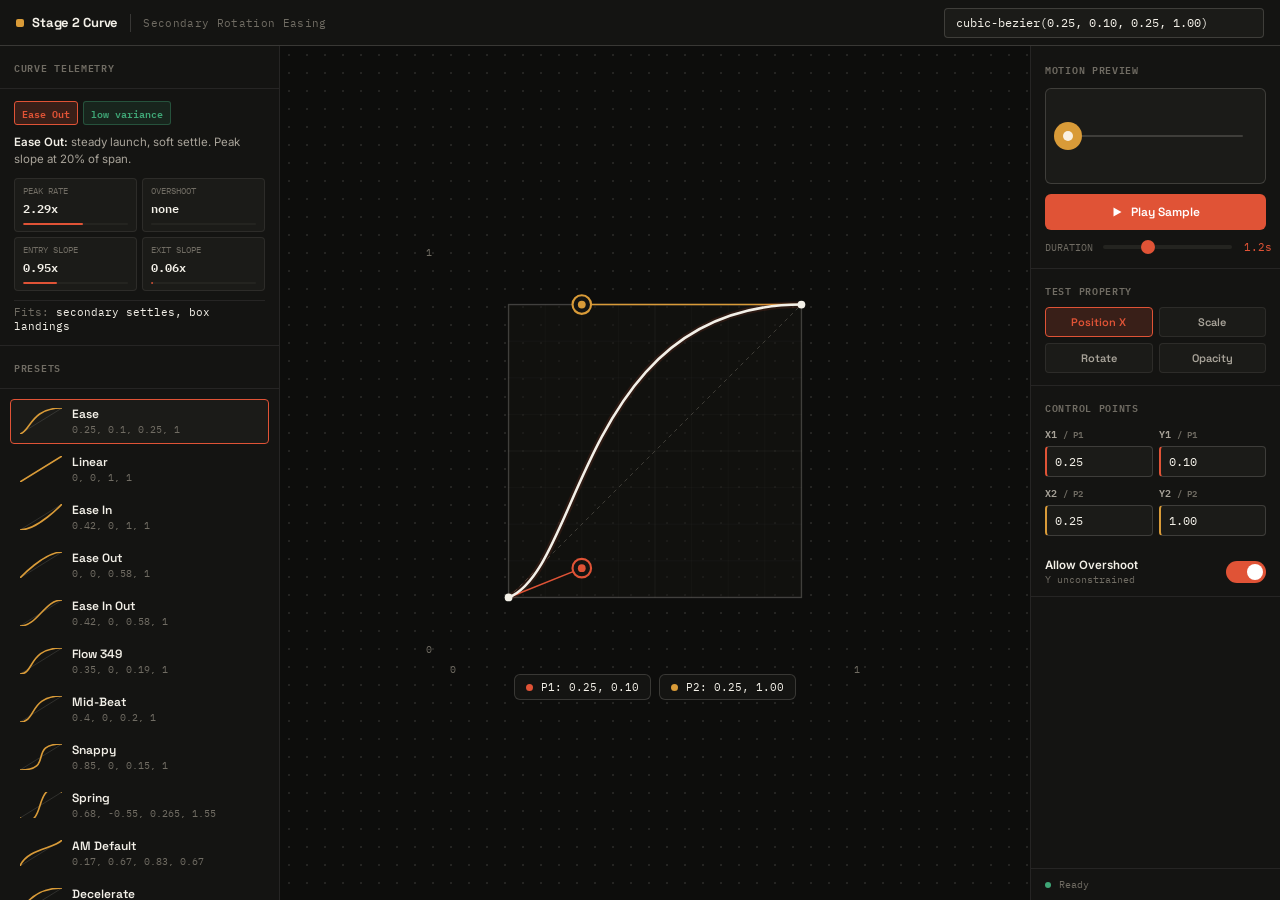
<file: Graph2.html>
<!DOCTYPE html>
<html lang="en" data-theme="dark">
<head>
<meta charset="UTF-8">
<meta name="viewport" content="width=device-width, initial-scale=1.0, viewport-fit=cover">
<title>Flippy v4 · Stage 2 Bezier Curve Editor</title>
<link rel="preconnect" href="https://fonts.googleapis.com">
<link rel="preconnect" href="https://fonts.gstatic.com" crossorigin>
<link href="https://fonts.googleapis.com/css2?family=Space+Grotesk:wght@500;600;700&family=Inter:wght@400;500;600&family=IBM+Plex+Mono:wght@400;500;600&display=swap" rel="stylesheet">
<script>
  (function () {
    try {
      var saved = localStorage.getItem('flippy_v4_theme');
      if (saved === 'light' || saved === 'dark') {
        document.documentElement.setAttribute('data-theme', saved);
      }
    } catch (e) {}
  })();
</script>
<style>
*,*::before,*::after{box-sizing:border-box;margin:0;padding:0}

:root {
  --bg: #0d0d0c;
  --surface-1: #141412;
  --surface-2: #1b1b18;
  --surface-3: #242420;
  --border: rgba(244, 240, 232, 0.08);
  --border-bright: rgba(244, 240, 232, 0.16);
  --text-1: #f3f0e8;
  --text-2: #a8a399;
  --text-3: #706c63;
  --accent-a: #e05336;
  --accent-b: #d99b38;
  --accent-sage: #3fa676;
  --accent-glow-a: rgba(224, 83, 54, 0.18);
  --accent-glow-b: rgba(217, 155, 56, 0.18);
  --curve: #f3f0e8;
  --curve-shadow: rgba(224, 83, 54, 0.12);
  --grid: rgba(244, 240, 232, 0.05);
  --grid-bright: rgba(244, 240, 232, 0.10);
  --node: #f3f0e8;
  --thumb-diag: rgba(244, 240, 232, 0.12);
  --radius: 10px;
  --radius-sm: 6px;
  --radius-xs: 4px;
  --font-display: 'Space Grotesk', -apple-system, BlinkMacSystemFont, sans-serif;
  --font-sans: 'Inter', -apple-system, BlinkMacSystemFont, sans-serif;
  --font-mono: 'IBM Plex Mono', ui-monospace, SFMono-Regular, monospace;
}

html[data-theme="light"] {
  --bg: #f2eee5;
  --surface-1: #faf7f0;
  --surface-2: #f0ece2;
  --surface-3: #e4dfd3;
  --border: rgba(28, 26, 23, 0.09);
  --border-bright: rgba(28, 26, 23, 0.18);
  --text-1: #1a1917;
  --text-2: #57534c;
  --text-3: #827d73;
  --accent-a: #d14324;
  --accent-b: #a66f14;
  --accent-sage: #247a52;
  --accent-glow-a: rgba(209, 67, 36, 0.14);
  --accent-glow-b: rgba(166, 111, 20, 0.14);
  --curve: #1a1917;
  --curve-shadow: rgba(209, 67, 36, 0.10);
  --grid: rgba(28, 26, 23, 0.05);
  --grid-bright: rgba(28, 26, 23, 0.11);
  --node: #1a1917;
  --thumb-diag: rgba(28, 26, 23, 0.14);
}

html,body {
  height:100%;
  background:var(--bg);
  color:var(--text-1);
  font-family:var(--font-sans);
  overflow:hidden;
  -webkit-font-smoothing:antialiased;
}

body {
  display:grid;
  grid-template-rows:46px 1fr;
  grid-template-columns:1fr;
}

.topbar {
  grid-row:1;
  display:flex;
  align-items:center;
  padding:0 16px;
  border-bottom:1px solid var(--border-bright);
  gap:12px;
  background:var(--surface-1);
  position:relative;
  z-index:10;
}

.logo {
  display:flex;
  align-items:center;
  gap:8px;
  font-family:var(--font-display);
  font-size:13px;
  font-weight:700;
  letter-spacing:-0.01em;
  color:var(--text-1);
}

.logo-dot {
  width:8px;height:8px;
  border-radius:2px;
  background:var(--accent-b);
}

.divider-v {
  width:1px;height:18px;
  background:var(--border-bright);
}

.topbar-label {
  font-size:11px;
  color:var(--text-3);
  font-family:var(--font-mono);
  letter-spacing:0.03em;
}

.topbar-spacer { flex:1 }

.topbar-code {
  font-family:var(--font-mono);
  font-size:11.5px;
  font-variant-numeric:tabular-nums;
  color:var(--text-1);
  background:var(--surface-2);
  border:1px solid var(--border-bright);
  padding:5px 11px;
  border-radius:var(--radius-xs);
  cursor:pointer;
  transition:border-color 0.15s, background-color 0.15s;
  display:flex;
  align-items:center;
  gap:8px;
}
.topbar-code:hover{background:var(--surface-3);border-color:var(--accent-a)}
.topbar-code .copy-flash{color:var(--accent-sage);font-size:10px;font-weight:600;opacity:0;transition:opacity 0.2s}
.topbar-code .copy-flash.show{opacity:1}

.workspace {
  grid-row:2;
  display:grid;
  grid-template-columns:280px 1fr 250px;
  min-height:0;
  overflow:hidden;
}

.sidebar-left {
  background:var(--surface-1);
  border-right:1px solid var(--border);
  display:flex;
  flex-direction:column;
  min-height:0;
  overflow:hidden;
}

.sidebar-section {
  flex-shrink:0;
  padding:12px 14px;
  border-bottom:1px solid var(--border);
}

.sidebar-section-label {
  font-family:var(--font-mono);
  font-size:10px;
  font-weight:600;
  color:var(--text-3);
  letter-spacing:0.07em;
  text-transform:uppercase;
}

.preset-item {
  flex-shrink:0;
  display:flex;
  align-items:center;
  gap:10px;
  padding:7px 9px;
  border-radius:var(--radius-xs);
  cursor:pointer;
  transition:background-color 0.12s, border-color 0.12s;
  border:1px solid transparent;
  position:relative;
}

.preset-item:hover{background:var(--surface-2)}

.preset-item.active {
  background:var(--surface-2);
  border-color:var(--accent-a);
}

.preset-thumb {
  width:42px;height:26px;
  flex-shrink:0;
}

.preset-thumb svg{width:100%;height:100%}

.preset-info { flex:1;min-width:0 }

.preset-name {
  font-family:var(--font-display);
  font-size:12px;
  font-weight:600;
  color:var(--text-1);
  line-height:1.25;
}

.preset-vals {
  font-family:var(--font-mono);
  font-size:10px;
  color:var(--text-3);
  margin-top:1px;
  font-variant-numeric:tabular-nums;
}

.center-panel {
  display:flex;
  flex-direction:column;
  background:var(--bg);
  position:relative;
  align-items:center;
  justify-content:center;
  min-width:0;
  min-height:0;
  padding:20px;
  overflow:hidden;
  background-image:radial-gradient(var(--grid-bright) 1px, transparent 1px);
  background-size:18px 18px;
}

.graph-wrap {
  position:relative;
  display:flex;
  align-items:center;
  justify-content:center;
  width:min(410px, 100%);
  touch-action:none;
  overscroll-behavior:contain;
}

.graph-canvas {
  display:block;
  width:100%;
  height:auto;
  user-select:none;
  -webkit-user-select:none;
  touch-action:none;
  cursor:crosshair;
}

.axis-label {
  position:absolute;
  font-family:var(--font-mono);
  font-size:10px;
  color:var(--text-3);
}
.axis-label.x0{bottom:-20px;left:0}
.axis-label.x1{bottom:-20px;right:0}
.axis-label.y0{left:-24px;bottom:0}
.axis-label.y1{left:-24px;top:0}

.coord-strip {
  display:flex;
  flex-wrap:wrap;
  justify-content:center;
  gap:8px;
  margin-top:18px;
  max-width:100%;
}

.coord-pill {
  display:flex;
  align-items:center;
  gap:8px;
  padding:5px 11px;
  background:var(--surface-1);
  border:1px solid var(--border-bright);
  border-radius:var(--radius-sm);
  font-family:var(--font-mono);
  font-size:11px;
  font-variant-numeric:tabular-nums;
  color:var(--text-1);
}

.coord-dot {
  width:7px;height:7px;
  border-radius:50%;
  flex-shrink:0;
}

.sidebar-right {
  background:var(--surface-1);
  border-left:1px solid var(--border);
  display:flex;
  flex-direction:column;
  min-height:0;
  overflow-y:auto;
}

.preview-section,
.prop-section,
.inputs-section,
.overshoot-section,
.analysis-panel,
.bottombar {
  flex-shrink:0;
}

.preview-section {
  padding:14px;
  border-bottom:1px solid var(--border);
  display:flex;
  flex-direction:column;
}

.preview-stage {
  background:var(--surface-2);
  border:1px solid var(--border-bright);
  border-radius:var(--radius-sm);
  display:flex;
  align-items:center;
  padding:0 22px;
  min-height:96px;
  position:relative;
  overflow:hidden;
  margin:10px 0;
}

.preview-track {
  width:100%;
  height:2px;
  background:var(--border-bright);
  border-radius:1px;
  position:relative;
}

.preview-ball {
  position:absolute;
  top:50%;
  left:0;
  transform:translate(-50%,-50%);
}

.ball-ring {
  width:28px;height:28px;
  border-radius:50%;
  background:var(--accent-b);
  display:flex;align-items:center;justify-content:center;
}

.ball-inner {
  width:10px;height:10px;
  border-radius:50%;
  background:rgba(255,255,255,0.85);
}

.play-btn {
  width:100%;
  min-height:36px;
  padding:8px;
  background:var(--accent-a);
  border:1px solid transparent;
  border-radius:var(--radius-sm);
  color:#ffffff;
  font-family:var(--font-display);
  font-size:12px;
  font-weight:600;
  cursor:pointer;
  transition:opacity 0.15s;
  display:flex;
  align-items:center;
  justify-content:center;
  gap:8px;
}
.play-btn:hover{opacity:0.92}
.play-btn.playing{background:var(--surface-3);color:var(--text-1);border-color:var(--border-bright)}

.play-icon{width:12px;height:12px;display:block}

.dur-row {
  display:flex;
  align-items:center;
  gap:10px;
  margin-top:10px;
}

.dur-label {
  font-size:10px;
  color:var(--text-3);
  font-family:var(--font-mono);
}

.dur-val {
  font-size:11px;
  font-family:var(--font-mono);
  font-variant-numeric:tabular-nums;
  color:var(--accent-a);
  min-width:30px;
  text-align:right;
}

input[type=range]{
  -webkit-appearance:none;
  appearance:none;
  flex:1;height:4px;
  background:var(--surface-3);
  border-radius:2px;
  outline:none;
  cursor:pointer;
}
input[type=range]::-webkit-slider-thumb{
  -webkit-appearance:none;
  width:14px;height:14px;
  border-radius:50%;
  background:var(--accent-a);
  cursor:pointer;
}

.prop-section {
  padding:12px 14px;
  border-bottom:1px solid var(--border);
}

.prop-chips {
  display:grid;
  grid-template-columns:1fr 1fr;
  gap:6px;
  margin-top:8px;
}

.prop-chip {
  padding:7px 8px;
  background:var(--surface-2);
  border:1px solid var(--border);
  border-radius:var(--radius-xs);
  font-family:var(--font-display);
  font-size:11px;
  font-weight:600;
  color:var(--text-2);
  cursor:pointer;
  text-align:center;
}
.prop-chip:hover{border-color:var(--border-bright);color:var(--text-1)}
.prop-chip.active{background:var(--accent-glow-a);border-color:var(--accent-a);color:var(--accent-a)}

.inputs-section {
  padding:12px 14px;
}

.input-grid {
  display:grid;
  grid-template-columns:1fr 1fr;
  gap:6px;
  margin-top:8px;
}

.param-input-wrap {
  display:flex;
  flex-direction:column;
  gap:4px;
}

.param-label {
  font-size:10px;
  font-family:var(--font-mono);
  font-weight:600;
  color:var(--text-2);
}

.param-label span {
  font-size:9px;
  color:var(--text-3);
}

.param-input {
  background:var(--surface-2);
  border:1px solid var(--border-bright);
  border-radius:var(--radius-xs);
  padding:7px 8px;
  font-family:var(--font-mono);
  font-size:12px;
  font-variant-numeric:tabular-nums;
  color:var(--text-1);
  width:100%;
  outline:none;
}
.param-input:focus{border-color:var(--accent-a)}
.param-input.p1{border-left:2px solid var(--accent-a)}
.param-input.p2{border-left:2px solid var(--accent-b)}

/* SVG Graph Styles */
.grid-line-minor{stroke:var(--grid);stroke-width:1}
.grid-line-major{stroke:var(--grid-bright);stroke-width:1}
.bound-rect{fill:var(--surface-1);fill-opacity:0.55;stroke:var(--border-bright);stroke-width:1.5}
.diagonal{stroke:var(--text-3);stroke-width:1;stroke-dasharray:4 4;opacity:0.5}
.handle-rod{stroke-width:1.6;fill:none}
.rod-a{stroke:var(--accent-a)}
.rod-b{stroke:var(--accent-b)}
.bezier-curve{stroke:var(--curve);stroke-width:2.6;fill:none;stroke-linecap:round;stroke-linejoin:round}
.bezier-shadow{stroke:var(--curve-shadow);stroke-width:7;fill:none;stroke-linecap:round}
.endpoint{fill:var(--node)}
.handle-h{stroke-width:2.2;fill:var(--surface-1);cursor:grab;pointer-events:all;touch-action:none}
.handle-h:active{cursor:grabbing}
.ha{stroke:var(--accent-a)}
.hb{stroke:var(--accent-b)}
.handle-core-a{fill:var(--accent-a);pointer-events:none}
.handle-core-b{fill:var(--accent-b);pointer-events:none}
.handle-hit{fill:rgba(0,0,0,0);stroke:transparent;cursor:grab;pointer-events:all;touch-action:none}
.handle-hit:active{cursor:grabbing}

.analysis-panel {
  padding:12px 14px;
  border-bottom:1px solid var(--border);
  display:flex;
  flex-direction:column;
  gap:9px;
}

.analysis-summary {
  font-size:11.5px;
  color:var(--text-2);
  line-height:1.5;
}

.analysis-summary strong {
  color:var(--text-1);
  font-weight:600;
}

.analysis-tags {
  display:flex;
  flex-wrap:wrap;
  gap:5px;
}

.atag {
  font-size:9.5px;
  font-family:var(--font-mono);
  padding:2px 7px;
  border-radius:3px;
  border:1px solid transparent;
  font-weight:600;
}

.atag-pattern  { background:var(--accent-glow-a); border-color:var(--accent-a); color:var(--accent-a); }
.atag-overshoot{ background:var(--accent-glow-b); border-color:var(--accent-b); color:var(--accent-b); }
.atag-velocity { background:var(--surface-2); border-color:var(--border-bright); color:var(--text-1); }
.atag-smooth   { background:rgba(63,166,118,0.12); border-color:rgba(63,166,118,0.35); color:var(--accent-sage); }
.atag-neutral  { background:var(--surface-2); border-color:var(--border); color:var(--text-2); }

.analysis-metrics {
  display:grid;
  grid-template-columns:1fr 1fr;
  gap:5px;
}

.ametric {
  background:var(--surface-2);
  border:1px solid var(--border);
  border-radius:var(--radius-xs);
  padding:6px 8px;
  display:flex;
  flex-direction:column;
  gap:2px;
}

.ametric-label {
  font-size:9px;
  font-family:var(--font-mono);
  color:var(--text-3);
  text-transform:uppercase;
}

.ametric-val {
  font-size:12px;
  font-family:var(--font-mono);
  font-variant-numeric:tabular-nums;
  color:var(--text-1);
  font-weight:600;
}

.ametric-bar {
  height:2px;
  background:var(--surface-3);
  border-radius:1px;
  margin-top:3px;
  overflow:hidden;
}

.ametric-fill {
  height:100%;
  border-radius:1px;
  background:var(--accent-a);
  transition:width 0.2s ease;
}

.use-case {
  font-size:10.5px;
  color:var(--text-3);
  font-family:var(--font-mono);
  padding-top:4px;
  border-top:1px solid var(--border);
}

.use-case span { color:var(--text-1) }

.presets-scroll{overflow-y:auto;flex:1;padding:10px;display:flex;flex-direction:column;gap:3px}
.presets-scroll::-webkit-scrollbar{width:5px}
.presets-scroll::-webkit-scrollbar-thumb{background:var(--border-bright);border-radius:3px}

.overshoot-section {
  padding:10px 14px;
  border-bottom:1px solid var(--border);
}

.toggle-row {
  display:flex;
  align-items:center;
  justify-content:space-between;
  gap:10px;
}

.toggle-info {
  display:flex;
  flex-direction:column;
  gap:1px;
}

.toggle-title {
  font-size:11.5px;
  font-weight:600;
  color:var(--text-1);
}

.toggle-sub {
  font-size:10px;
  font-family:var(--font-mono);
  color:var(--text-3);
}

.toggle-btn {
  width:40px;
  height:22px;
  border-radius:11px;
  border:1px solid var(--border-bright);
  background:var(--surface-3);
  cursor:pointer;
  position:relative;
  transition:background 0.18s;
  flex-shrink:0;
}

.toggle-btn.on {
  background:var(--accent-a);
  border-color:transparent;
}

.toggle-thumb {
  position:absolute;
  top:2px;left:2px;
  width:16px;height:16px;
  border-radius:50%;
  background:#ffffff;
  transition:transform 0.18s ease;
  pointer-events:none;
}

.toggle-btn.on .toggle-thumb {
  transform:translateX(18px);
}

.bottombar{
  margin-top:auto;
  padding:9px 14px;
  border-top:1px solid var(--border);
  display:flex;
  align-items:center;
  gap:8px;
  background:var(--surface-1);
}

.status-dot{width:6px;height:6px;border-radius:50%;background:var(--accent-sage);flex-shrink:0}
.status-text{font-size:10px;font-family:var(--font-mono);color:var(--text-3)}
.recording .status-dot{background:var(--accent-a)}

@media (max-width: 980px) {
  html,body {
    height:auto;
    min-height:100%;
    overflow:auto;
  }

  body {
    display:block;
    min-height:100dvh;
  }

  .topbar {
    position:sticky;
    top:0;
    min-height:46px;
  }

  .workspace {
    display:flex;
    flex-direction:column;
    overflow:visible;
  }

  .center-panel {
    order:1;
    padding:16px 14px 22px;
  }

  .sidebar-right {
    order:2;
    border-left:0;
    border-top:1px solid var(--border);
    overflow:visible;
  }

  .sidebar-left {
    order:3;
    border-right:0;
    border-top:1px solid var(--border);
    overflow:visible;
  }

  .presets-scroll {
    display:grid;
    grid-template-columns:repeat(auto-fill, minmax(155px, 1fr));
    gap:6px;
    max-height:none;
  }
}

@media (max-width: 860px) {
  .param-input {
    font-size:16px !important;
    height:40px;
  }
  .play-btn {
    min-height:42px;
  }
  .prop-chip {
    min-height:38px;
    display:flex;
    align-items:center;
    justify-content:center;
  }
  input[type=range]::-webkit-slider-thumb {
    width:20px;
    height:20px;
  }
}

@media (max-width: 560px) {
  .topbar {
    flex-wrap:wrap;
    padding:8px 12px;
    gap:6px;
  }
  .divider-v,
  .topbar-label {
    display:none;
  }
  .topbar-code {
    width:100%;
    justify-content:space-between;
  }
}
</style>
</head>
<body>

<header class="topbar">
  <div class="logo">
    <span class="logo-dot"></span>
    Stage 2 Curve
  </div>
  <div class="divider-v"></div>
  <span class="topbar-label">Secondary Rotation Easing</span>
  <div class="topbar-spacer"></div>
  <button class="topbar-code" id="topbar-copy" type="button" title="Copy cubic-bezier value">
    <span id="topbar-code-text">cubic-bezier(0.25, 0.10, 0.25, 1.00)</span>
    <span class="copy-flash" id="copy-flash">Copied</span>
  </button>
</header>

<div class="workspace">

  <aside class="sidebar-left">
    <div class="sidebar-section">
      <div class="sidebar-section-label">Curve Telemetry</div>
    </div>

    <div class="analysis-panel" id="analysis-panel">
      <div class="analysis-tags" id="analysis-tags"></div>
      <div class="analysis-summary" id="analysis-summary">Sampling curve...</div>
      <div class="analysis-metrics">
        <div class="ametric">
          <div class="ametric-label">Peak Rate</div>
          <div class="ametric-val" id="m-velocity">0.00x</div>
          <div class="ametric-bar"><div class="ametric-fill" id="m-velocity-bar" style="width:0%"></div></div>
        </div>
        <div class="ametric">
          <div class="ametric-label">Overshoot</div>
          <div class="ametric-val" id="m-overshoot">none</div>
          <div class="ametric-bar"><div class="ametric-fill" id="m-overshoot-bar" style="width:0%"></div></div>
        </div>
        <div class="ametric">
          <div class="ametric-label">Entry Slope</div>
          <div class="ametric-val" id="m-start">0.00x</div>
          <div class="ametric-bar"><div class="ametric-fill" id="m-start-bar" style="width:0%"></div></div>
        </div>
        <div class="ametric">
          <div class="ametric-label">Exit Slope</div>
          <div class="ametric-val" id="m-end">0.00x</div>
          <div class="ametric-bar"><div class="ametric-fill" id="m-end-bar" style="width:0%"></div></div>
        </div>
      </div>
      <div class="use-case" id="use-case"></div>
    </div>

    <div class="sidebar-section">
      <div class="sidebar-section-label">Presets</div>
    </div>
    <div class="presets-scroll" id="presets-list"></div>
  </aside>

  <main class="center-panel">
    <div class="graph-wrap" id="graph-wrap">
      <svg id="svg-graph" class="graph-canvas" width="360" height="360" viewBox="-60 -60 420 420">
        <g id="grid-minor"></g>
        <g id="grid-major"></g>
        <rect x="0" y="0" width="300" height="300" class="bound-rect"/>
        <line x1="0" y1="300" x2="300" y2="0" class="diagonal" id="diag"/>
        <line id="rod-a" class="handle-rod rod-a" x1="0" y1="300" x2="75" y2="270"/>
        <line id="rod-b" class="handle-rod rod-b" x1="300" y1="0" x2="75" y2="0"/>
        <path id="curve-shadow" class="bezier-shadow"/>
        <path id="curve" class="bezier-curve"/>
        <circle cx="0" cy="300" r="4" class="endpoint"/>
        <circle cx="300" cy="0" r="4" class="endpoint"/>

        <!-- P1 Handle (Vermilion) -->
        <circle id="ha-hit" class="handle-hit" cx="75" cy="270" r="30"/>
        <circle id="ha" class="handle-h ha" cx="75" cy="270" r="9.5"/>
        <circle id="ha-core" class="handle-core-a" cx="75" cy="270" r="4"/>

        <!-- P2 Handle (Brass) -->
        <circle id="hb-hit" class="handle-hit" cx="75" cy="0" r="30"/>
        <circle id="hb" class="handle-h hb" cx="75" cy="0" r="9.5"/>
        <circle id="hb-core" class="handle-core-b" cx="75" cy="0" r="4"/>
      </svg>

      <span class="axis-label x0">0</span>
      <span class="axis-label x1">1</span>
      <span class="axis-label y0">0</span>
      <span class="axis-label y1">1</span>
    </div>

    <div class="coord-strip">
      <div class="coord-pill" id="pill-a">
        <span class="coord-dot" style="background:var(--accent-a)"></span>
        <span id="pill-a-text">P1: 0.25, 0.10</span>
      </div>
      <div class="coord-pill" id="pill-b">
        <span class="coord-dot" style="background:var(--accent-b)"></span>
        <span id="pill-b-text">P2: 0.25, 1.00</span>
      </div>
    </div>
  </main>

  <aside class="sidebar-right">
    <div class="preview-section">
      <div class="sidebar-section-label">Motion Preview</div>
      <div class="preview-stage">
        <div class="preview-track" id="preview-track">
          <div class="preview-ball" id="preview-ball" style="left:0%">
            <div class="ball-ring">
              <div class="ball-inner"></div>
            </div>
          </div>
        </div>
      </div>

      <button class="play-btn" id="play-btn" type="button">
        <svg class="play-icon" viewBox="0 0 12 12" fill="none">
          <path d="M2.5 1.5L10.5 6L2.5 10.5V1.5Z" fill="currentColor"/>
        </svg>
        Play Sample
      </button>

      <div class="dur-row">
        <span class="dur-label">DURATION</span>
        <input type="range" id="duration" min="0.3" max="3" step="0.1" value="1.2">
        <span class="dur-val" id="dur-display">1.2s</span>
      </div>
    </div>

    <div class="prop-section">
      <div class="sidebar-section-label">Test Property</div>
      <div class="prop-chips" id="prop-chips">
        <button class="prop-chip active" data-prop="x" type="button">Position X</button>
        <button class="prop-chip" data-prop="scale" type="button">Scale</button>
        <button class="prop-chip" data-prop="rotate" type="button">Rotate</button>
        <button class="prop-chip" data-prop="opacity" type="button">Opacity</button>
      </div>
    </div>

    <div class="inputs-section">
      <div class="sidebar-section-label">Control Points</div>
      <div class="input-grid">
        <div class="param-input-wrap">
          <div class="param-label">X1 <span>/ P1</span></div>
          <input type="number" class="param-input p1" id="inp-x1" min="0" max="1" step="0.01" value="0.25">
        </div>
        <div class="param-input-wrap">
          <div class="param-label">Y1 <span>/ P1</span></div>
          <input type="number" class="param-input p1" id="inp-y1" step="0.01" value="0.10">
        </div>
        <div class="param-input-wrap">
          <div class="param-label">X2 <span>/ P2</span></div>
          <input type="number" class="param-input p2" id="inp-x2" min="0" max="1" step="0.01" value="0.25">
        </div>
        <div class="param-input-wrap">
          <div class="param-label">Y2 <span>/ P2</span></div>
          <input type="number" class="param-input p2" id="inp-y2" step="0.01" value="1.00">
        </div>
      </div>
    </div>

    <div class="overshoot-section">
      <div class="toggle-row">
        <div class="toggle-info">
          <div class="toggle-title">Allow Overshoot</div>
          <div class="toggle-sub" id="overshoot-sub">Y unconstrained</div>
        </div>
        <button class="toggle-btn on" id="overshoot-toggle" type="button" title="Toggle Y-axis overshoot">
          <div class="toggle-thumb"></div>
        </button>
      </div>
    </div>

    <div class="bottombar" id="bottombar">
      <div class="status-dot" id="status-dot"></div>
      <span class="status-text" id="status-text">Ready</span>
    </div>
  </aside>
</div>

<script>
const PRESETS = [
  {name:'Ease',vals:[.25,.1,.25,1]},
  {name:'Linear',vals:[0,0,1,1]},
  {name:'Ease In',vals:[.42,0,1,1]},
  {name:'Ease Out',vals:[0,0,.58,1]},
  {name:'Ease In Out',vals:[.42,0,.58,1]},
  {name:'Flow 349',vals:[.35,0,.19,1]},
  {name:'Mid-Beat',vals:[.4,0,.2,1]},
  {name:'Snappy',vals:[.85,0,.15,1]},
  {name:'Spring',vals:[.68,-.55,.265,1.55]},
  {name:'AM Default',vals:[.17,.67,.83,.67]},
  {name:'Decelerate',vals:[0,0,.2,1]},
  {name:'Overshoot',vals:[.34,1.56,.64,1]},
];

const G = 300;
let x1=.25,y1=.10,x2=.25,y2=1;
let dragging=null;
let activeProp='x';
let allowOvershoot=true;
let duration=1.2;
let animPlaying=false;
let animId=null;

const svg = document.getElementById('svg-graph');
const ha = document.getElementById('ha'), haC = document.getElementById('ha-core');
const hb = document.getElementById('hb'), hbC = document.getElementById('hb-core');
const haHit = document.getElementById('ha-hit'), hbHit = document.getElementById('hb-hit');
const rodA = document.getElementById('rod-a'), rodB = document.getElementById('rod-b');
const curvePath = document.getElementById('curve'), curveShadow = document.getElementById('curve-shadow');
const pillAT = document.getElementById('pill-a-text'), pillBT = document.getElementById('pill-b-text');
const topCode = document.getElementById('topbar-code-text');
const copyFlash = document.getElementById('copy-flash');
const inpX1=document.getElementById('inp-x1'),inpY1=document.getElementById('inp-y1');
const inpX2=document.getElementById('inp-x2'),inpY2=document.getElementById('inp-y2');
const ball = document.getElementById('preview-ball');
const playBtn = document.getElementById('play-btn');
const durationInput = document.getElementById('duration');
const durDisplay = document.getElementById('dur-display');
const statusText = document.getElementById('status-text');

function buildGrid(){
  const minor = document.getElementById('grid-minor');
  const major = document.getElementById('grid-major');
  for(let i=0;i<=4;i++){
    const v = i*75;
    const lv = document.createElementNS('http://www.w3.org/2000/svg','line');
    lv.setAttribute('x1',v);lv.setAttribute('y1',0);lv.setAttribute('x2',v);lv.setAttribute('y2',300);
    lv.setAttribute('class',i%2===0?'grid-line-major':'grid-line-minor');
    major.appendChild(lv);
    const lh = document.createElementNS('http://www.w3.org/2000/svg','line');
    lh.setAttribute('x1',0);lh.setAttribute('y1',v);lh.setAttribute('x2',300);lh.setAttribute('y2',v);
    lh.setAttribute('class',i%2===0?'grid-line-major':'grid-line-minor');
    major.appendChild(lh);
  }
  for(let i=1;i<8;i++){
    if(i%2===0)continue;
    const v=i*300/8;
    const lv=document.createElementNS('http://www.w3.org/2000/svg','line');
    lv.setAttribute('x1',v);lv.setAttribute('y1',0);lv.setAttribute('x2',v);lv.setAttribute('y2',300);
    lv.setAttribute('class','grid-line-minor');
    minor.appendChild(lv);
    const lh=document.createElementNS('http://www.w3.org/2000/svg','line');
    lh.setAttribute('x1',0);lh.setAttribute('y1',v);lh.setAttribute('x2',300);lh.setAttribute('y2',v);
    lh.setAttribute('class','grid-line-minor');
    minor.appendChild(lh);
  }
}

function toSVG(nx,ny){
  return {x: nx*G, y: G - ny*G};
}

function updateGraph(notifyParent = true){
  const a = toSVG(x1,y1);
  const b = toSVG(x2,y2);

  ha.setAttribute('cx',a.x); ha.setAttribute('cy',a.y);
  haC.setAttribute('cx',a.x); haC.setAttribute('cy',a.y);
  haHit.setAttribute('cx',a.x); haHit.setAttribute('cy',a.y);
  hb.setAttribute('cx',b.x); hb.setAttribute('cy',b.y);
  hbC.setAttribute('cx',b.x); hbC.setAttribute('cy',b.y);
  hbHit.setAttribute('cx',b.x); hbHit.setAttribute('cy',b.y);

  rodA.setAttribute('x2',a.x); rodA.setAttribute('y2',a.y);
  rodB.setAttribute('x2',b.x); rodB.setAttribute('y2',b.y);

  const d = `M 0 ${G} C ${a.x} ${a.y}, ${b.x} ${b.y}, ${G} 0`;
  curvePath.setAttribute('d',d);
  curveShadow.setAttribute('d',d);

  const bx1=x1.toFixed(2),by1=y1.toFixed(2),bx2=x2.toFixed(2),by2=y2.toFixed(2);
  pillAT.textContent = `P1: ${bx1}, ${by1}`;
  pillBT.textContent = `P2: ${bx2}, ${by2}`;
  topCode.textContent = `cubic-bezier(${bx1}, ${by1}, ${bx2}, ${by2})`;

  if (document.activeElement !== inpX1) inpX1.value=bx1;
  if (document.activeElement !== inpY1) inpY1.value=by1;
  if (document.activeElement !== inpX2) inpX2.value=bx2;
  if (document.activeElement !== inpY2) inpY2.value=by2;

  updatePresetHighlight();
  analyzeCurve();

  if (notifyParent && window.parent !== window) {
    window.parent.postMessage({
      type: 'BEZIER_UPDATE',
      x1: x1, y1: y1, x2: x2, y2: y2
    }, '*');
  }
}

function updatePresetHighlight(){
  const bx1=x1.toFixed(2),by1=y1.toFixed(2),bx2=x2.toFixed(2),by2=y2.toFixed(2);
  document.querySelectorAll('.preset-item').forEach(el=>{
    const v=el.dataset.vals.split(',');
    if(parseFloat(v[0]).toFixed(2)===bx1 && parseFloat(v[1]).toFixed(2)===by1 &&
       parseFloat(v[2]).toFixed(2)===bx2 && parseFloat(v[3]).toFixed(2)===by2){
      el.classList.add('active');
    } else {
      el.classList.remove('active');
    }
  });
}

function makeThumbnailPath(px1,py1,px2,py2){
  const W=42,H=26;
  const ax=px1*W, ay=H-py1*H;
  const bx=px2*W, by=H-py2*H;
  return `M0,${H} C${ax},${ay} ${bx},${by} ${W},0`;
}

function buildPresets(){
  const list = document.getElementById('presets-list');
  PRESETS.forEach(p=>{
    const [v1,v2,v3,v4]=p.vals;
    const el=document.createElement('div');
    el.className='preset-item';
    el.dataset.vals=p.vals.join(',');
    el.innerHTML=`
      <div class="preset-thumb">
        <svg viewBox="0 0 42 26" fill="none" xmlns="http://www.w3.org/2000/svg">
          <path d="M0,26 L42,0" stroke="var(--thumb-diag)" stroke-width="1"/>
          <path d="${makeThumbnailPath(v1,v2,v3,v4)}" stroke="var(--accent-b)" stroke-width="1.6" fill="none" stroke-linecap="round"/>
        </svg>
      </div>
      <div class="preset-info">
        <div class="preset-name">${p.name}</div>
        <div class="preset-vals">${v1}, ${v2}, ${v3}, ${v4}</div>
      </div>
    `;
    el.addEventListener('click',()=>{
      x1=v1;y1=v2;x2=v3;y2=v4;
      updateGraph(true);
    });
    list.appendChild(el);
  });
}

function getSVGPoint(e){
  const pt = svg.createSVGPoint();
  const src = e.touches && e.touches[0] ? e.touches[0] : (e.changedTouches && e.changedTouches[0] ? e.changedTouches[0] : e);
  pt.x=src.clientX; pt.y=src.clientY;
  const matrix = svg.getScreenCTM();
  return matrix ? pt.matrixTransform(matrix.inverse()) : {x:0,y:G};
}

function startDrag(e, which){
  e.preventDefault();
  e.stopPropagation();
  dragging = which;
  setStatus('Dragging ' + (which === 'a' ? 'P1' : 'P2'));

  if (e.pointerId !== undefined && e.currentTarget && e.currentTarget.setPointerCapture) {
    try { e.currentTarget.setPointerCapture(e.pointerId); } catch (err) {}
  }

  const move = (ev) => {
    if (!dragging) return;
    ev.preventDefault();
    const pt = getSVGPoint(ev);
    const nx = Math.max(0, Math.min(1, pt.x / G));
    const ny = (G - pt.y) / G;
    if (dragging === 'a') { x1 = nx; y1 = clampY(ny); }
    else { x2 = nx; y2 = clampY(ny); }
    updateGraph(true);
  };

  const up = (ev) => {
    if (ev) ev.preventDefault();
    dragging = null;
    setStatus('Ready');
    window.removeEventListener('pointermove', move);
    window.removeEventListener('pointerup', up);
    window.removeEventListener('pointercancel', up);
    window.removeEventListener('mousemove', move);
    window.removeEventListener('mouseup', up);
    window.removeEventListener('touchmove', move);
    window.removeEventListener('touchend', up);
    window.removeEventListener('touchcancel', up);
  };

  if (e.type === 'pointerdown') {
    window.addEventListener('pointermove', move, { passive: false });
    window.addEventListener('pointerup', up);
    window.addEventListener('pointercancel', up);
  } else if (e.type === 'touchstart') {
    window.addEventListener('touchmove', move, { passive: false });
    window.addEventListener('touchend', up);
    window.addEventListener('touchcancel', up);
  } else {
    window.addEventListener('mousemove', move);
    window.addEventListener('mouseup', up);
  }
}

[
  [ha, 'a'], [haHit, 'a'],
  [hb, 'b'], [hbHit, 'b']
].forEach(([target, which]) => {
  if (window.PointerEvent) {
    target.addEventListener('pointerdown', e => startDrag(e, which), { passive: false });
  } else {
    target.addEventListener('mousedown', e => startDrag(e, which));
    target.addEventListener('touchstart', e => startDrag(e, which), { passive: false });
  }
});

function syncFromInputs(){
  const v1=parseFloat(inpX1.value);
  const v2=parseFloat(inpY1.value);
  const v3=parseFloat(inpX2.value);
  const v4=parseFloat(inpY2.value);
  if (!isNaN(v1)) x1=Math.max(0,Math.min(1,v1));
  if (!isNaN(v2)) y1=clampY(v2);
  if (!isNaN(v3)) x2=Math.max(0,Math.min(1,v3));
  if (!isNaN(v4)) y2=clampY(v4);
  updateGraph(true);
}
[inpX1,inpY1,inpX2,inpY2].forEach(inp=>{
  inp.addEventListener('input',syncFromInputs);
  inp.addEventListener('blur',()=>{
    const parsed = parseFloat(inp.value);
    inp.value = isNaN(parsed) ? '0.00' : parsed.toFixed(2);
    syncFromInputs();
  });
});

document.getElementById('topbar-copy').addEventListener('click',()=>{
  const text = topCode.textContent;
  if (navigator.clipboard && navigator.clipboard.writeText) {
    navigator.clipboard.writeText(text).then(()=>{
      copyFlash.classList.add('show');
      setTimeout(()=>copyFlash.classList.remove('show'),1800);
    });
  }
});

document.getElementById('prop-chips').addEventListener('click',e=>{
  const chip=e.target.closest('.prop-chip');
  if(!chip)return;
  document.querySelectorAll('.prop-chip').forEach(c=>c.classList.remove('active'));
  chip.classList.add('active');
  activeProp=chip.dataset.prop;
  stopAnim();
  resetBall();
});

durationInput.addEventListener('input',()=>{
  duration=parseFloat(durationInput.value);
  durDisplay.textContent=duration.toFixed(1)+'s';
});

function bezierY(t){
  const cx=3*x1, bx=3*(x2-x1)-cx, ax=1-cx-bx;
  const cy=3*y1, by=3*(y2-y1)-cy, ay=1-cy-by;
  function sampleX(u){return ((ax*u+bx)*u+cx)*u;}
  function sampleY(u){return ((ay*u+by)*u+cy)*u;}
  function derivX(u){return (3*ax*u+2*bx)*u+cx;}
  let u=t;
  for(let i=0;i<8;i++){
    const xErr=sampleX(u)-t;
    if(Math.abs(xErr)<1e-6)break;
    const d=derivX(u);
    if(Math.abs(d)<1e-6)break;
    u-=xErr/d;
  }
  return sampleY(Math.max(0,Math.min(1,u)));
}

function playAnim(){
  if(animPlaying)stopAnim();
  animPlaying=true;
  playBtn.textContent='Stop';
  playBtn.classList.add('playing');
  setStatus('Playing');
  document.getElementById('bottombar').classList.add('recording');

  const startTime=performance.now();
  const dur=duration*1000;

  function frame(now){
    const elapsed=now-startTime;
    const t=Math.min(1,elapsed/dur);
    applyToPreview(bezierY(t));

    if(t<1){
      animId=requestAnimationFrame(frame);
    } else {
      animPlaying=false;
      playBtn.innerHTML=`<svg class="play-icon" viewBox="0 0 12 12" fill="none"><path d="M2.5 1.5L10.5 6L2.5 10.5V1.5Z" fill="currentColor"/></svg> Play Sample`;
      playBtn.classList.remove('playing');
      setStatus('Ready');
      document.getElementById('bottombar').classList.remove('recording');
      setTimeout(()=>resetBall(),500);
    }
  }
  animId=requestAnimationFrame(frame);
}

function stopAnim(){
  if(animId)cancelAnimationFrame(animId);
  animPlaying=false;
  playBtn.innerHTML=`<svg class="play-icon" viewBox="0 0 12 12" fill="none"><path d="M2.5 1.5L10.5 6L2.5 10.5V1.5Z" fill="currentColor"/></svg> Play Sample`;
  playBtn.classList.remove('playing');
  setStatus('Ready');
  document.getElementById('bottombar').classList.remove('recording');
}

function resetBall(){
  ball.style.transition='none';
  applyToPreview(0);
}

function applyToPreview(eased){
  const clamped=Math.max(-0.2,Math.min(1.2,eased));
  if(activeProp==='x'){
    ball.style.left=`${clamped*100}%`;
    ball.style.transform=`translate(-50%, -50%)`;
    ball.style.opacity='1';
    ball.querySelector('.ball-ring').style.transform='scale(1)';
  } else if(activeProp==='scale'){
    const s=0.3+clamped*1.4;
    ball.style.left='50%';
    ball.style.transform=`translate(-50%,-50%) scale(${Math.max(0.01,s)})`;
    ball.style.opacity='1';
  } else if(activeProp==='rotate'){
    const deg=clamped*360;
    ball.style.left='50%';
    ball.style.transform=`translate(-50%,-50%) rotate(${deg}deg)`;
    ball.style.opacity='1';
  } else if(activeProp==='opacity'){
    ball.style.left='50%';
    ball.style.transform='translate(-50%,-50%)';
    ball.style.opacity=`${1-clamped}`;
  }
}

playBtn.addEventListener('click',()=>{
  if(animPlaying){stopAnim();resetBall();}
  else playAnim();
});

function setStatus(s){
  statusText.textContent=s;
}

function sampleCurveY(steps){
  const cx=3*x1, bx=3*(x2-x1)-cx, ax=1-cx-bx;
  const cy=3*y1, by=3*(y2-y1)-cy, ay=1-cy-by;
  function sX(u){return ((ax*u+bx)*u+cx)*u;}
  function sY(u){return ((ay*u+by)*u+cy)*u;}
  function dX(u){return (3*ax*u+2*bx)*u+cx;}
  const pts=[];
  for(let i=0;i<=steps;i++){
    const t=i/steps;
    let u=t;
    for(let j=0;j<8;j++){const e=sX(u)-t;if(Math.abs(e)<1e-6)break;const d=dX(u);if(Math.abs(d)<1e-9)break;u-=e/d;}
    u=Math.max(0,Math.min(1,u));
    pts.push({t,y:sY(u)});
  }
  return pts;
}

function analyzeCurve(){
  const N=60;
  const pts=sampleCurveY(N);
  const vels=[];
  for(let i=1;i<pts.length;i++) vels.push((pts[i].y-pts[i-1].y)*N);

  const maxVel=Math.max(...vels.map(Math.abs));
  const minY=Math.min(...pts.map(p=>p.y));
  const maxY=Math.max(...pts.map(p=>p.y));
  const overshoot=Math.max(Math.max(0,maxY-1),Math.max(0,-minY));

  const startVel=Math.abs(vels.slice(0,6).reduce((a,b)=>a+b,0)/6);
  const endVel=Math.abs(vels.slice(-6).reduce((a,b)=>a+b,0)/6);

  const absVels=vels.map(Math.abs);
  const peakIdx=absVels.indexOf(Math.max(...absVels));
  const peakPos=peakIdx/vels.length;

  const avgVel=absVels.reduce((a,b)=>a+b,0)/absVels.length;
  const variance=absVels.reduce((a,b)=>a+(b-avgVel)**2,0)/absVels.length;
  const smoothness=Math.max(0,1-variance/4);

  const isLinear=Math.abs(x1-x2)<0.08&&Math.abs(y1-y2)<0.08&&Math.abs(x1-y1)<0.12;
  let pattern,patternTag;
  if(isLinear){pattern='Linear';patternTag='linear';}
  else if(startVel<0.4&&endVel>0.8){pattern='Ease In';patternTag='ease-in';}
  else if(startVel>0.8&&endVel<0.4){pattern='Ease Out';patternTag='ease-out';}
  else if(startVel<0.6&&endVel<0.6&&maxVel>1.3){pattern='Ease In Out';patternTag='ease-in-out';}
  else if(overshoot>0.05){pattern='Spring';patternTag='spring';}
  else if(startVel>1.2&&peakPos<0.25){pattern='Fast Entry';patternTag='fast-start';}
  else if(endVel>1.2&&peakPos>0.75){pattern='Fast Exit';patternTag='fast-end';}
  else{pattern='Custom';patternTag='custom';}

  const startDesc=startVel<0.35?'slow launch':startVel>1.2?'fast launch':'steady launch';
  const endDesc=endVel<0.35?'soft settle':endVel>1.2?'abrupt stop':'gradual stop';
  const overshootDesc=overshoot>0.04?`, ${(overshoot*100).toFixed(0)}% overshoot`:'';
  const summary=`<strong>${pattern}:</strong> ${startDesc}, ${endDesc}${overshootDesc}. Peak slope at ${(peakPos*100).toFixed(0)}% of span.`;

  const tags=[{label:pattern,cls:'atag-pattern'}];
  if(overshoot>0.04) tags.push({label:`+${(overshoot*100).toFixed(0)}% spring`,cls:'atag-overshoot'});
  if(maxVel>2.5) tags.push({label:'steep mid-slope',cls:'atag-velocity'});
  if(smoothness>0.75&&overshoot<=0.04) tags.push({label:'low variance',cls:'atag-smooth'});
  if(isLinear) tags.push({label:'constant rate',cls:'atag-neutral'});

  let useCases=[];
  if(patternTag==='ease-out') useCases=['secondary settles','box landings'];
  else if(patternTag==='ease-in') useCases=['stage 2 exits','whip spins'];
  else if(patternTag==='ease-in-out') useCases=['3D box turns','staggered stages'];
  else if(patternTag==='linear') useCases=['continuous spins','wipes'];
  else if(patternTag==='spring') useCases=['rebound turns','box pops'];
  else if(patternTag==='fast-start') useCases=['beat hits','hard cuts'];
  else if(patternTag==='fast-end') useCases=['whip transitions','drop-ins'];
  else useCases=['secondary box rotation','staggered slices'];

  document.getElementById('analysis-tags').innerHTML=tags.map(t=>`<span class="atag ${t.cls}">${t.label}</span>`).join('');
  document.getElementById('analysis-summary').innerHTML=summary;

  const cap=(v,max)=>Math.min(100,v/max*100).toFixed(0)+'%';
  document.getElementById('m-velocity').textContent=maxVel.toFixed(2)+'x';
  document.getElementById('m-velocity-bar').style.width=cap(maxVel,4);
  document.getElementById('m-overshoot').textContent=overshoot>0.001?(overshoot*100).toFixed(1)+'%':'none';
  document.getElementById('m-overshoot-bar').style.width=cap(overshoot,0.5);
  document.getElementById('m-start').textContent=startVel.toFixed(2)+'x';
  document.getElementById('m-start-bar').style.width=cap(startVel,3);
  document.getElementById('m-end').textContent=endVel.toFixed(2)+'x';
  document.getElementById('m-end-bar').style.width=cap(endVel,3);
  document.getElementById('use-case').innerHTML=`Fits: <span>${useCases[0]}, ${useCases[1]}</span>`;
}

const overshootToggle = document.getElementById('overshoot-toggle');
const overshootSub = document.getElementById('overshoot-sub');

function clampY(v){
  return allowOvershoot ? v : Math.max(0, Math.min(1, v));
}

overshootToggle.addEventListener('click', () => {
  allowOvershoot = !allowOvershoot;
  overshootToggle.classList.toggle('on', allowOvershoot);
  overshootSub.textContent = allowOvershoot ? 'Y unconstrained' : 'Y clamped 0 to 1';
  if (!allowOvershoot) {
    y1 = clampY(y1);
    y2 = clampY(y2);
    updateGraph(true);
  }
});

buildGrid();
buildPresets();
updateGraph(false);
resetBall();

window.addEventListener('message', (event) => {
  if (!event.data) return;
  if (event.data.type === 'SET_THEME') {
    const t = event.data.theme === 'light' ? 'light' : 'dark';
    document.documentElement.setAttribute('data-theme', t);
  } else if (event.data.type === 'SET_BEZIER') {
    if (typeof event.data.x1 === 'number' && !isNaN(event.data.x1)) x1 = event.data.x1;
    if (typeof event.data.y1 === 'number' && !isNaN(event.data.y1)) y1 = event.data.y1;
    if (typeof event.data.x2 === 'number' && !isNaN(event.data.x2)) x2 = event.data.x2;
    if (typeof event.data.y2 === 'number' && !isNaN(event.data.y2)) y2 = event.data.y2;
    updateGraph(false);
  }
});
</script>
</body>
</html>
</file>
<file: styles.css>
/* ==========================================================================
   FLIPPY v4 — TACTILE DARKROOM & DRAFTING PAPER DESIGN SYSTEM
   Hardware-instrument geometry · Warm mineral surfaces · International Vermilion
   Zero neon aurora slop · Built for desktop precision and bug-free mobile touch
   ========================================================================== */

*, *::before, *::after {
  margin: 0;
  padding: 0;
  box-sizing: border-box;
}

:root {
  /* Darkroom Palette (Default) */
  --bg-canvas: #0d0d0c;
  --bg-panel: #141412;
  --bg-elevated: #1b1b18;
  --bg-well: #0f0f0d;
  --bg-hover: #23231f;
  --bg-active: #2a2a25;

  /* Crisp Structural Hairlines */
  --line: rgba(244, 240, 232, 0.08);
  --line-mid: rgba(244, 240, 232, 0.14);
  --line-strong: rgba(244, 240, 232, 0.26);

  /* Tactile Hardware Accents (Vermilion · Brass · Sage) */
  --accent: #e05336;
  --accent-hi: #f26444;
  --accent-rgb: 224, 83, 54;
  --accent-soft: rgba(224, 83, 54, 0.13);
  --accent-contrast: #ffffff;

  --brass: #d99b38;
  --brass-rgb: 217, 155, 56;
  --sage: #3fa676;
  --sage-rgb: 63, 166, 118;
  --danger: #e04848;

  /* Warm Archival Typography */
  --text-1: #f3f0e8;
  --text-2: #a8a399;
  --text-3: #706c63;
  --text-4: #4d4a43;

  /* Legacy Variable Bridges for Dynamic Markup */
  --cyan: var(--accent-hi);
  --cyan-rgb: var(--accent-rgb);
  --violet-hi: var(--brass);
  --border-subtle: var(--line);
  --text-secondary: var(--text-2);
  --text-primary: var(--text-1);

  /* Fonts */
  --font-display: 'Space Grotesk', -apple-system, BlinkMacSystemFont, sans-serif;
  --font-sans: 'Inter', -apple-system, BlinkMacSystemFont, sans-serif;
  --font-mono: 'IBM Plex Mono', ui-monospace, SFMono-Regular, monospace;

  /* Precision Geometry */
  --r-xs: 4px;
  --r-sm: 6px;
  --r-md: 8px;
  --r-lg: 12px;
  --radius-sm: 6px;

  /* Shadows & Grid */
  --shadow-panel: 0 1px 2px rgba(0, 0, 0, 0.45), 0 8px 24px -12px rgba(0, 0, 0, 0.55);
  --shadow-modal: 0 24px 64px rgba(0, 0, 0, 0.75);
  --dot-grid: rgba(244, 240, 232, 0.055);
  --header-bg: rgba(20, 20, 18, 0.92);

  /* Fast, grounded motion (no rubbery bounce) */
  --ease: cubic-bezier(0.2, 0, 0, 1);
}

/* Warm Drafting Paper Light Mode */
html[data-theme="light"] {
  --bg-canvas: #f2eee5;
  --bg-panel: #faf7f0;
  --bg-elevated: #f0ece2;
  --bg-well: #eae5da;
  --bg-hover: #e4dfd3;
  --bg-active: #dcd6c8;

  --line: rgba(28, 26, 23, 0.09);
  --line-mid: rgba(28, 26, 23, 0.16);
  --line-strong: rgba(28, 26, 23, 0.30);

  --accent: #d14324;
  --accent-hi: #b8371b;
  --accent-rgb: 209, 67, 36;
  --accent-soft: rgba(209, 67, 36, 0.10);
  --accent-contrast: #ffffff;

  --brass: #a66f14;
  --brass-rgb: 166, 111, 20;
  --sage: #247a52;
  --sage-rgb: 36, 122, 82;
  --danger: #c93333;

  --text-1: #1a1917;
  --text-2: #57534c;
  --text-3: #827d73;
  --text-4: #a8a296;

  --shadow-panel: 0 1px 2px rgba(24, 22, 18, 0.06), 0 8px 20px -12px rgba(24, 22, 18, 0.10);
  --shadow-modal: 0 24px 60px rgba(24, 22, 18, 0.22);
  --dot-grid: rgba(28, 26, 23, 0.07);
  --header-bg: rgba(250, 247, 240, 0.92);
}

html {
  font-size: 14px;
  -webkit-font-smoothing: antialiased;
  -moz-osx-font-smoothing: grayscale;
  text-size-adjust: 100%;
  -webkit-text-size-adjust: 100%;
}

body {
  font-family: var(--font-sans);
  background-color: var(--bg-canvas);
  color: var(--text-1);
  min-height: 100vh;
  min-height: 100dvh;
  overflow-x: clip;
  position: relative;
  line-height: 1.45;
}

::selection {
  background: rgba(var(--accent-rgb), 0.28);
  color: var(--text-1);
}

button, input, select, textarea {
  font-family: inherit;
  color: inherit;
}

/* Tabular numbers everywhere measurements appear */
input[type="number"],
.time-input,
.timecode,
.hud-v,
.range-value,
.field-value,
#layerTable td,
.fmeta-specs,
.beat-ms-tag,
.hb-canvas-telemetry {
  font-variant-numeric: tabular-nums;
}

/* ==========================================================================
   ARCHITECTURAL MICRO-DOT BACKDROP (STATIC, ZERO GPU WASTE)
   ========================================================================== */
.studio-backdrop {
  position: fixed;
  inset: 0;
  z-index: 0;
  pointer-events: none;
  background-image: radial-gradient(var(--dot-grid) 1px, transparent 1px);
  background-size: 20px 20px;
}

/* ==========================================================================
   STUDIO SHUTTER BRAND MARK
   ========================================================================== */
.brand-shutter {
  width: 34px;
  height: 34px;
  border-radius: var(--r-sm);
  background: var(--bg-elevated);
  border: 1px solid var(--line-mid);
  padding: 7px;
  display: flex;
  flex-direction: column;
  justify-content: space-between;
  flex-shrink: 0;
}

.brand-shutter span {
  display: block;
  height: 3.5px;
  border-radius: 1px;
  background: var(--text-1);
  transition: transform 0.22s var(--ease), background-color 0.22s var(--ease);
}

.brand-shutter span:nth-child(2) {
  background: var(--accent);
  width: 78%;
}

.brand-shutter:hover span:nth-child(2) {
  width: 100%;
}

.brand-shutter.small {
  width: 28px;
  height: 28px;
  padding: 6px;
}

.brand-shutter.small span {
  height: 3px;
}

/* ==========================================================================
   ACCESS GATE (PASSWORD OVERLAY)
   ========================================================================== */
#password-overlay {
  position: fixed;
  inset: 0;
  z-index: 9999;
  display: flex;
  align-items: center;
  justify-content: center;
  padding: 20px;
  background: var(--bg-canvas);
  transition: opacity 0.35s var(--ease);
}

#password-overlay.granted {
  opacity: 0;
  pointer-events: none;
}

.access-card {
  width: min(390px, 100%);
  padding: 28px;
  background: var(--bg-panel);
  border: 1px solid var(--line-mid);
  border-radius: var(--r-lg);
  box-shadow: var(--shadow-modal);
}

.access-header-row {
  display: flex;
  align-items: center;
  justify-content: space-between;
  margin-bottom: 20px;
}

.access-tag {
  font-family: var(--font-mono);
  font-size: 10px;
  font-weight: 600;
  letter-spacing: 0.08em;
  color: var(--text-3);
  padding: 3px 8px;
  border: 1px solid var(--line);
  border-radius: var(--r-xs);
  background: var(--bg-well);
}

.access-title {
  font-family: var(--font-display);
  font-size: 1.75rem;
  font-weight: 700;
  letter-spacing: -0.02em;
  color: var(--text-1);
}

.access-title span {
  font-family: var(--font-mono);
  font-size: 0.95rem;
  font-weight: 500;
  color: var(--accent);
  margin-left: 4px;
}

.access-sub {
  margin: 6px 0 20px;
  color: var(--text-2);
  font-size: 0.92rem;
}

.access-field {
  position: relative;
  display: flex;
  align-items: center;
  margin-bottom: 12px;
}

#website-password {
  width: 100%;
  height: 44px;
  padding: 0 42px 0 14px;
  border-radius: var(--r-md);
  border: 1px solid var(--line-mid);
  background: var(--bg-well);
  color: var(--text-1);
  font-family: var(--font-mono);
  font-size: 15px;
  outline: none;
  transition: border-color 0.18s var(--ease), box-shadow 0.18s var(--ease);
}

#website-password::placeholder {
  color: var(--text-3);
}

#website-password:focus {
  border-color: var(--accent);
  box-shadow: 0 0 0 3px var(--accent-soft);
}

.pw-vis-btn {
  position: absolute;
  right: 6px;
  width: 32px;
  height: 32px;
  border: none;
  border-radius: var(--r-sm);
  background: transparent;
  color: var(--text-3);
  display: grid;
  place-items: center;
  cursor: pointer;
}

.pw-vis-btn:hover,
.pw-vis-btn.active {
  color: var(--text-1);
  background: var(--bg-hover);
}

#password-submit {
  width: 100%;
  height: 44px;
  border: 1px solid transparent;
  border-radius: var(--r-md);
  background: var(--accent);
  color: var(--accent-contrast);
  font-family: var(--font-display);
  font-size: 0.92rem;
  font-weight: 600;
  display: flex;
  align-items: center;
  justify-content: center;
  gap: 8px;
  cursor: pointer;
  transition: background-color 0.18s var(--ease), transform 0.1s var(--ease);
}

#password-submit:hover {
  background: var(--accent-hi);
}

#password-submit:active {
  transform: scale(0.99);
}

#password-error {
  margin-top: 12px;
  font-family: var(--font-mono);
  font-size: 0.8rem;
  color: var(--danger);
  min-height: 1.2em;
  opacity: 0;
  transition: opacity 0.18s var(--ease);
}

#password-error.show {
  opacity: 1;
}

.access-card.denied {
  animation: denyShake 0.36s var(--ease);
}

.access-card.denied #website-password {
  border-color: var(--danger);
}

@keyframes denyShake {
  0%, 100% { transform: translateX(0); }
  25% { transform: translateX(-8px); }
  50% { transform: translateX(7px); }
  75% { transform: translateX(-4px); }
}

body.locked #app-header,
body.locked #app-main,
body.locked .mobile-shell {
  opacity: 0;
  pointer-events: none;
}

body.unlocked #app-header,
body.unlocked #app-main,
body.unlocked .mobile-shell {
  opacity: 1;
  transition: opacity 0.28s var(--ease);
}

/* ==========================================================================
   THEME SWITCHER ICON VISIBILITY
   ========================================================================== */
html[data-theme="dark"] .icon-moon { display: none; }
html[data-theme="light"] .icon-sun { display: none; }

.theme-switch-btn {
  width: 34px;
  height: 34px;
  border-radius: var(--r-sm);
  border: 1px solid var(--line-mid);
  background: var(--bg-elevated);
  color: var(--text-2);
  display: grid;
  place-items: center;
  cursor: pointer;
  flex-shrink: 0;
  transition: color 0.15s var(--ease), border-color 0.15s var(--ease), background-color 0.15s var(--ease);
}

.theme-switch-btn:hover {
  color: var(--text-1);
  border-color: var(--line-strong);
  background: var(--bg-hover);
}

.theme-switch-btn.small {
  width: 34px;
  height: 34px;
}

/* ==========================================================================
   TOP COMMAND HEADER (DESKTOP)
   ========================================================================== */
header#app-header {
  position: sticky;
  top: 0;
  z-index: 100;
  width: 100%;
  background: var(--header-bg);
  backdrop-filter: blur(12px);
  -webkit-backdrop-filter: blur(12px);
  border-bottom: 1px solid var(--line-mid);
}

.header-content {
  max-width: 1760px;
  margin: 0 auto;
  height: 60px;
  padding: 0 20px;
  display: flex;
  align-items: center;
  justify-content: space-between;
  gap: 16px;
}

.logo-group {
  display: flex;
  align-items: center;
  gap: 11px;
  min-width: 0;
}

.header-meta {
  display: flex;
  flex-direction: column;
  gap: 1px;
}

.header-title-row {
  display: flex;
  align-items: baseline;
  gap: 6px;
}

header h1 {
  font-family: var(--font-display);
  font-size: 1.15rem;
  font-weight: 700;
  letter-spacing: -0.02em;
  color: var(--text-1);
  line-height: 1.1;
}

.version-pill {
  font-family: var(--font-mono);
  font-size: 10px;
  font-weight: 600;
  color: var(--accent);
  background: var(--accent-soft);
  border: 1px solid rgba(var(--accent-rgb), 0.28);
  padding: 1px 6px;
  border-radius: var(--r-xs);
}

.subtitle {
  font-size: 11px;
  color: var(--text-3);
  white-space: nowrap;
}

/* Workspace Mode Tabs */
.app-nav-tabs {
  display: inline-flex;
  align-items: center;
  gap: 3px;
  padding: 3px;
  background: var(--bg-well);
  border: 1px solid var(--line);
  border-radius: var(--r-md);
}

.nav-tab {
  display: inline-flex;
  align-items: center;
  gap: 7px;
  height: 32px;
  padding: 0 13px;
  border-radius: var(--r-sm);
  border: 1px solid transparent;
  background: transparent;
  color: var(--text-2);
  font-family: var(--font-display);
  font-size: 12px;
  font-weight: 600;
  cursor: pointer;
  transition: color 0.15s var(--ease), background-color 0.15s var(--ease), border-color 0.15s var(--ease);
  white-space: nowrap;
}

.nav-tab:hover {
  color: var(--text-1);
  background: var(--bg-hover);
}

.nav-tab.active {
  color: var(--text-1);
  background: var(--bg-elevated);
  border-color: var(--line-mid);
  box-shadow: 0 1px 2px rgba(0, 0, 0, 0.2);
}

.nav-tab.active svg {
  stroke: var(--accent);
}

/* Telemetry Readout Strip */
.hud-strip {
  display: flex;
  align-items: center;
  gap: 2px;
  padding: 3px 6px;
  background: var(--bg-well);
  border: 1px solid var(--line);
  border-radius: var(--r-md);
}

.hud-chip {
  display: flex;
  align-items: baseline;
  gap: 6px;
  padding: 4px 10px;
  border-right: 1px solid var(--line);
}

.hud-chip:last-child {
  border-right: none;
}

.hud-k {
  font-size: 10px;
  color: var(--text-3);
  text-transform: uppercase;
  letter-spacing: 0.05em;
}

.hud-v {
  font-family: var(--font-mono);
  font-size: 11px;
  font-weight: 600;
  color: var(--text-1);
}

.header-right {
  display: flex;
  align-items: center;
  gap: 8px;
  flex-shrink: 0;
}

.timecode {
  font-family: var(--font-mono);
  font-size: 11.5px;
  font-weight: 500;
  color: var(--text-2);
  padding: 6px 10px;
  background: var(--bg-well);
  border: 1px solid var(--line);
  border-radius: var(--r-sm);
}

.header-export-btn {
  height: 34px;
  padding: 0 14px;
  border-radius: var(--r-sm);
  border: 1px solid transparent;
  background: var(--accent);
  color: var(--accent-contrast);
  font-family: var(--font-display);
  font-size: 12px;
  font-weight: 600;
  display: inline-flex;
  align-items: center;
  gap: 7px;
  cursor: pointer;
  transition: background-color 0.15s var(--ease);
}

.header-export-btn:hover {
  background: var(--accent-hi);
}

/* ==========================================================================
   MAIN WORKSPACE GRID (3 COLUMNS IN STUDIO MODE)
   ========================================================================== */
main#app-main {
  position: relative;
  z-index: 1;
  max-width: 1760px;
  margin: 0 auto;
  padding: 18px 20px 32px;
  display: grid;
  grid-template-columns: 370px minmax(0, 1fr) 410px;
  gap: 16px;
  align-items: start;
}

.panel {
  background: var(--bg-panel);
  border: 1px solid var(--line-mid);
  border-radius: var(--r-lg);
  box-shadow: var(--shadow-panel);
  overflow: hidden;
  min-width: 0;
}

.panel-header {
  min-height: 52px;
  padding: 10px 16px;
  border-bottom: 1px solid var(--line);
  display: flex;
  align-items: center;
  justify-content: space-between;
  gap: 12px;
  background: var(--bg-panel);
}

.panel-header h2 {
  display: flex;
  align-items: center;
  gap: 10px;
  font-family: var(--font-display);
  font-size: 13px;
  font-weight: 600;
  color: var(--text-1);
  min-width: 0;
}

.ph-icon {
  width: 28px;
  height: 28px;
  border-radius: var(--r-sm);
  background: var(--bg-elevated);
  border: 1px solid var(--line);
  color: var(--accent);
  display: grid;
  place-items: center;
  flex-shrink: 0;
}

.ph-text {
  display: flex;
  flex-direction: column;
  min-width: 0;
}

.ph-text small {
  font-family: var(--font-sans);
  font-size: 11px;
  font-weight: 400;
  color: var(--text-3);
}

.ph-action {
  height: 28px;
  padding: 0 9px;
  border-radius: var(--r-xs);
  border: 1px solid var(--line);
  background: var(--bg-elevated);
  color: var(--text-2);
  font-size: 11px;
  font-weight: 500;
  display: inline-flex;
  align-items: center;
  gap: 5px;
  cursor: pointer;
  flex-shrink: 0;
  transition: color 0.15s var(--ease), border-color 0.15s var(--ease);
}

.ph-action:hover {
  color: var(--text-1);
  border-color: var(--line-strong);
}

/* ==========================================================================
   LEFT INSPECTOR & COLLAPSIBLE MODULES
   ========================================================================== */
.controls-panel {
  position: sticky;
  top: 76px;
}

.controls-body {
  max-height: calc(100vh - 150px);
  max-height: calc(100dvh - 150px);
  overflow-y: scroll;
  overflow-x: hidden;
  overscroll-behavior: contain;
  scrollbar-gutter: stable;
  padding: 10px;
  display: block;
}

@supports not selector(::-webkit-scrollbar) {
  .controls-body {
    scrollbar-width: auto;
    scrollbar-color: var(--line-strong) var(--bg-well);
  }
  .table-container,
  .formula-content,
  .xml-code-container,
  .converter-layers-list,
  .converter-xml-preview,
  .hb-steps-container {
    scrollbar-width: thin;
    scrollbar-color: var(--line-strong) var(--bg-well);
  }
}

.controls-body > .module + .module {
  margin-top: 8px;
}

.controls-body::-webkit-scrollbar {
  width: 10px;
  height: 10px;
}

.controls-body::-webkit-scrollbar-track {
  background: var(--bg-well);
  border-left: 1px solid var(--line);
  border-radius: 999px;
}

.controls-body::-webkit-scrollbar-thumb {
  background: var(--line-strong);
  border: 2px solid var(--bg-well);
  border-radius: 999px;
  min-height: 44px;
}

.controls-body::-webkit-scrollbar-thumb:hover,
.controls-body::-webkit-scrollbar-thumb:active {
  background: var(--accent);
}

.table-container::-webkit-scrollbar,
.formula-content::-webkit-scrollbar,
.xml-code-container::-webkit-scrollbar,
.converter-layers-list::-webkit-scrollbar,
.converter-xml-preview::-webkit-scrollbar,
.hb-steps-container::-webkit-scrollbar {
  width: 8px;
  height: 8px;
}

.table-container::-webkit-scrollbar-track,
.formula-content::-webkit-scrollbar-track,
.xml-code-container::-webkit-scrollbar-track,
.converter-layers-list::-webkit-scrollbar-track,
.converter-xml-preview::-webkit-scrollbar-track,
.hb-steps-container::-webkit-scrollbar-track {
  background: var(--bg-well);
  border-radius: 999px;
}

.table-container::-webkit-scrollbar-thumb,
.formula-content::-webkit-scrollbar-thumb,
.xml-code-container::-webkit-scrollbar-thumb,
.converter-layers-list::-webkit-scrollbar-thumb,
.converter-xml-preview::-webkit-scrollbar-thumb,
.hb-steps-container::-webkit-scrollbar-thumb {
  background: var(--line-strong);
  border: 2px solid var(--bg-well);
  border-radius: 999px;
  min-height: 36px;
}

.table-container::-webkit-scrollbar-thumb:hover,
.formula-content::-webkit-scrollbar-thumb:hover,
.xml-code-container::-webkit-scrollbar-thumb:hover,
.converter-layers-list::-webkit-scrollbar-thumb:hover,
.converter-xml-preview::-webkit-scrollbar-thumb:hover,
.hb-steps-container::-webkit-scrollbar-thumb:hover {
  background: var(--accent);
}

.module {
  flex-shrink: 0;
  border: 1px solid var(--line);
  border-radius: var(--r-md);
  background: var(--bg-elevated);
  overflow: visible;
  transition: border-color 0.15s var(--ease);
}

.module.open {
  border-color: var(--line-mid);
}

.module-head {
  width: 100%;
  padding: 11px 12px;
  border: none;
  border-radius: var(--r-md);
  background: transparent;
  display: flex;
  align-items: center;
  gap: 10px;
  text-align: left;
  cursor: pointer;
  transition: background-color 0.15s var(--ease);
}

.module.open .module-head {
  border-radius: var(--r-md) var(--r-md) 0 0;
}

.module-head:hover {
  background: var(--bg-hover);
}

.module-index {
  font-family: var(--font-mono);
  font-size: 10.5px;
  font-weight: 600;
  color: var(--accent);
  background: var(--accent-soft);
  border: 1px solid rgba(var(--accent-rgb), 0.25);
  padding: 2px 6px;
  border-radius: var(--r-xs);
  flex-shrink: 0;
}

.module-title {
  flex: 1;
  display: flex;
  flex-direction: column;
  font-family: var(--font-display);
  font-size: 12.5px;
  font-weight: 600;
  color: var(--text-1);
  min-width: 0;
}

.module-title small {
  font-family: var(--font-sans);
  font-size: 11px;
  font-weight: 400;
  color: var(--text-3);
}

.module-chevron {
  width: 7px;
  height: 7px;
  border-right: 1.8px solid var(--text-3);
  border-bottom: 1.8px solid var(--text-3);
  transform: rotate(-45deg);
  transition: transform 0.2s var(--ease), border-color 0.2s var(--ease);
  flex-shrink: 0;
  margin-right: 4px;
}

.module.open .module-chevron,
.formulas-card:not(.collapsed) .module-chevron {
  transform: rotate(45deg);
  border-color: var(--text-1);
}

.module-body {
  display: none;
  border-top: 1px solid var(--line);
  border-radius: 0 0 var(--r-md) var(--r-md);
  background: var(--bg-panel);
}

.module.open .module-body {
  display: block;
}

.module-inner {
  padding: 14px 12px;
}

/* ==========================================================================
   CONTROLS, INPUTS, TOGGLES & PILLS
   ========================================================================== */
.control-group {
  margin-bottom: 14px;
}

.control-group > label {
  display: flex;
  align-items: center;
  justify-content: space-between;
  gap: 8px;
  font-size: 11.5px;
  font-weight: 600;
  color: var(--text-2);
  margin-bottom: 6px;
}

.control-hint {
  margin-top: 5px;
  font-size: 11px;
  line-height: 1.45;
  color: var(--text-3);
}

.control-hint code {
  font-family: var(--font-mono);
  font-size: 10.5px;
  color: var(--text-2);
  background: var(--bg-well);
  padding: 1px 4px;
  border-radius: 3px;
}

.badge {
  font-family: var(--font-mono);
  font-size: 9.5px;
  font-weight: 600;
  letter-spacing: 0.04em;
  padding: 2px 6px;
  border-radius: var(--r-xs);
  background: var(--bg-well);
  border: 1px solid var(--line-mid);
  color: var(--text-2);
  white-space: nowrap;
}

.badge.amber {
  color: var(--brass);
  border-color: rgba(var(--brass-rgb), 0.35);
  background: rgba(var(--brass-rgb), 0.1);
}

.badge.recommended-badge {
  color: #53d18b;
  border-color: rgba(63, 166, 118, 0.48);
  background: rgba(63, 166, 118, 0.14);
}

.recommended-setting {
  padding: 10px;
  border: 1px solid rgba(63, 166, 118, 0.38);
  border-radius: var(--r-md);
  background: rgba(63, 166, 118, 0.07);
}

/* Segmented Toggle Groups */
.toggle-group {
  display: flex;
  flex-wrap: wrap;
  gap: 4px;
  padding: 3px;
  background: var(--bg-well);
  border: 1px solid var(--line);
  border-radius: var(--r-md);
}

.toggle-group.split-direction-grid {
  display: grid;
  grid-template-columns: 1fr 1fr;
}

.toggle-group.anim-grid {
  display: grid;
  grid-template-columns: repeat(3, 1fr);
}

.toggle-btn {
  flex: 1;
  min-height: 32px;
  padding: 5px 9px;
  border-radius: var(--r-sm);
  border: 1px solid transparent;
  background: transparent;
  color: var(--text-2);
  font-size: 11.5px;
  font-weight: 500;
  display: inline-flex;
  align-items: center;
  justify-content: center;
  gap: 6px;
  cursor: pointer;
  transition: color 0.15s var(--ease), background-color 0.15s var(--ease), border-color 0.15s var(--ease);
  text-align: center;
}

.toggle-btn:hover {
  color: var(--text-1);
  background: var(--bg-hover);
}

.toggle-btn.active {
  color: var(--text-1);
  background: var(--bg-elevated);
  border-color: var(--accent);
  font-weight: 600;
  box-shadow: inset 0 0 0 1px rgba(var(--accent-rgb), 0.15);
}

.toggle-btn.active svg {
  stroke: var(--accent);
}

/* Reveal Sub-Panels */
.reveal-box {
  padding: 12px;
  margin-bottom: 14px;
  border-radius: var(--r-md);
  background: var(--bg-elevated);
  border: 1px solid var(--line-mid);
  border-left: 2px solid var(--accent);
}

.reveal-box-plain {
  margin-bottom: 14px;
}

/* Preset Pills */
.pill-row {
  display: flex;
  flex-wrap: wrap;
  gap: 6px;
}

.preset-pill {
  min-height: 28px;
  padding: 4px 10px;
  border-radius: var(--r-sm);
  border: 1px solid var(--line-mid);
  background: var(--bg-well);
  color: var(--text-2);
  font-family: var(--font-mono);
  font-size: 11px;
  font-weight: 500;
  cursor: pointer;
  transition: all 0.15s var(--ease);
}

.preset-pill:hover {
  color: var(--text-1);
  border-color: var(--line-strong);
}

.preset-pill.active {
  color: var(--accent);
  border-color: var(--accent);
  background: var(--accent-soft);
  font-weight: 600;
}

/* Text, Number & Select Inputs */
input[type="text"],
input[type="number"],
select,
.styled-input {
  width: 100%;
  height: 36px;
  padding: 0 10px;
  border-radius: var(--r-sm);
  border: 1px solid var(--line-mid);
  background: var(--bg-well);
  color: var(--text-1);
  font-size: 12.5px;
  outline: none;
  transition: border-color 0.15s var(--ease), box-shadow 0.15s var(--ease);
}

select {
  cursor: pointer;
}

input[type="text"]:focus,
input[type="number"]:focus,
select:focus,
.styled-input:focus {
  border-color: var(--accent);
  box-shadow: 0 0 0 2px var(--accent-soft);
}

.mono-sm {
  font-family: var(--font-mono);
  font-size: 11px;
}

.time-input {
  font-family: var(--font-mono);
  letter-spacing: 0.03em;
}

.solid-size-row {
  display: flex;
  align-items: center;
  gap: 6px;
}

.input-group {
  position: relative;
  flex: 1;
  display: flex;
  align-items: center;
  min-width: 0;
}

.input-group input {
  padding-right: 36px;
}

.input-suffix {
  position: absolute;
  right: 8px;
  font-family: var(--font-mono);
  font-size: 10px;
  font-weight: 600;
  color: var(--text-3);
  pointer-events: none;
}

.link-btn {
  width: 36px;
  height: 36px;
  border-radius: var(--r-sm);
  border: 1px solid var(--line-mid);
  background: var(--bg-well);
  color: var(--text-3);
  display: grid;
  place-items: center;
  flex-shrink: 0;
  cursor: pointer;
  transition: all 0.15s var(--ease);
}

.link-btn:hover {
  color: var(--text-1);
}

.link-btn.active {
  color: var(--accent);
  border-color: var(--accent);
  background: var(--accent-soft);
}

/* Color Picker */
.color-picker-row {
  display: flex;
  align-items: center;
  gap: 10px;
  padding: 6px 10px;
  background: var(--bg-well);
  border: 1px solid var(--line-mid);
  border-radius: var(--r-sm);
}

.color-swatch-wrap {
  width: 26px;
  height: 26px;
  border-radius: var(--r-xs);
  overflow: hidden;
  border: 1px solid var(--line-strong);
  flex-shrink: 0;
}

#solidColor {
  width: 140%;
  height: 140%;
  margin: -20%;
  border: none;
  padding: 0;
  cursor: pointer;
  background: none;
}

.color-value {
  font-family: var(--font-mono);
  font-size: 12px;
  font-weight: 500;
  color: var(--text-1);
  text-transform: uppercase;
}

/* Stepper Controls */
.stepper-input {
  display: flex;
  align-items: center;
  height: 36px;
  border: 1px solid var(--line-mid);
  border-radius: var(--r-sm);
  background: var(--bg-well);
  overflow: hidden;
}

.stepper-btn {
  width: 40px;
  height: 100%;
  border: none;
  background: var(--bg-elevated);
  color: var(--text-1);
  font-family: var(--font-mono);
  font-size: 15px;
  font-weight: 600;
  cursor: pointer;
  transition: background-color 0.15s var(--ease);
}

.stepper-btn:hover {
  background: var(--bg-hover);
}

.stepper-btn:active {
  background: var(--accent);
  color: var(--accent-contrast);
}

.stepper-input input {
  flex: 1;
  height: 100%;
  border: none;
  border-left: 1px solid var(--line);
  border-right: 1px solid var(--line);
  border-radius: 0;
  text-align: center;
  font-family: var(--font-mono);
  font-weight: 600;
  background: transparent;
}

.stepper-input input:focus {
  box-shadow: none;
}

/* Range Sliders */
.range-row {
  display: flex;
  align-items: center;
  gap: 10px;
}

input[type="range"] {
  flex: 1;
  height: 5px;
  -webkit-appearance: none;
  appearance: none;
  background: var(--bg-well);
  border: 1px solid var(--line-mid);
  border-radius: 999px;
  outline: none;
  cursor: pointer;
}

input[type="range"]::-webkit-slider-thumb {
  -webkit-appearance: none;
  width: 16px;
  height: 16px;
  border-radius: 50%;
  background: var(--accent);
  border: 2px solid var(--bg-panel);
  box-shadow: 0 1px 4px rgba(0, 0, 0, 0.45);
  cursor: pointer;
}

input[type="range"]::-moz-range-thumb {
  width: 16px;
  height: 16px;
  border-radius: 50%;
  background: var(--accent);
  border: 2px solid var(--bg-panel);
  cursor: pointer;
}

.range-value {
  min-width: 44px;
  text-align: right;
  font-family: var(--font-mono);
  font-size: 11.5px;
  font-weight: 600;
  color: var(--text-1);
}

/* Readonly Fields */
.readonly-row {
  display: grid;
  grid-template-columns: 1fr 1fr;
  gap: 6px;
}

.readonly-field {
  display: flex;
  align-items: center;
  justify-content: space-between;
  padding: 7px 10px;
  background: var(--bg-well);
  border: 1px solid var(--line);
  border-radius: var(--r-sm);
}

.field-label {
  font-size: 11px;
  color: var(--text-3);
}

.field-value {
  font-family: var(--font-mono);
  font-size: 12px;
  font-weight: 600;
  color: var(--text-1);
}

.readonly-static-box {
  height: 36px;
  padding: 0 10px;
  display: flex;
  align-items: center;
  background: var(--bg-well);
  border: 1px solid var(--line);
  border-radius: var(--r-sm);
  font-family: var(--font-mono);
  font-size: 11.5px;
  font-weight: 600;
  color: var(--text-1);
}

/* Beat Track & Dynamic Sections */
.beat-track {
  display: flex;
  flex-direction: column;
  gap: 8px;
  padding: 10px;
  background: var(--bg-elevated);
  border: 1px solid var(--line);
  border-radius: var(--r-md);
}

.control-group.beat {
  margin-bottom: 0;
}

.beat-dot {
  display: inline-block;
  width: 6px;
  height: 6px;
  border-radius: 50%;
  background: var(--accent);
  margin-right: 6px;
}

.section-block {
  padding: 12px;
  margin-bottom: 12px;
  background: var(--bg-elevated);
  border: 1px solid var(--line-mid);
  border-radius: var(--r-md);
}

.section-header {
  display: flex;
  align-items: center;
  gap: 8px;
  font-family: var(--font-display);
  font-size: 12px;
  font-weight: 600;
  color: var(--text-1);
  margin-bottom: 12px;
  padding-bottom: 8px;
  border-bottom: 1px solid var(--line);
}

.sec-num,
.stage-num,
.step-index-tag {
  font-family: var(--font-mono);
  font-size: 10px;
  font-weight: 600;
  padding: 2px 6px;
  border-radius: var(--r-xs);
  background: var(--accent-soft);
  color: var(--accent);
  border: 1px solid rgba(var(--accent-rgb), 0.28);
}

.sec-move-box {
  padding: 10px;
  margin-top: 8px;
  background: var(--bg-panel);
  border: 1px solid var(--line);
  border-radius: var(--r-sm);
}

.open-graph-btn,
.sec-btn-sub,
.sub-open-graph-btn {
  width: 100%;
  min-height: 36px;
  padding: 7px 12px;
  border-radius: var(--r-sm);
  border: 1px solid var(--line-mid);
  background: var(--bg-well);
  color: var(--text-1);
  font-family: var(--font-display);
  font-size: 12px;
  font-weight: 600;
  display: inline-flex;
  align-items: center;
  justify-content: center;
  gap: 8px;
  cursor: pointer;
  transition: all 0.15s var(--ease);
}

.open-graph-btn:hover,
.sec-btn-sub:hover,
.sub-open-graph-btn:hover {
  border-color: var(--accent);
  background: var(--bg-hover);
}

.open-graph-btn.primary {
  background: var(--accent);
  border-color: transparent;
  color: var(--accent-contrast);
}

.open-graph-btn.primary:hover {
  background: var(--accent-hi);
}

/* ==========================================================================
   CENTER COLUMN: CANVAS MONITOR, TRANSPORT & MATH BREAKDOWN
   ========================================================================== */
.preview-panel-header {
  display: flex;
  align-items: center;
  justify-content: space-between;
  gap: 10px;
  flex-wrap: wrap;
}

.studio-preview-header-right {
  display: inline-flex;
  align-items: center;
  gap: 8px;
  flex-wrap: wrap;
}

.studio-preview-switcher {
  display: inline-flex;
  padding: 2px;
}

.studio-preview-switcher .toggle-btn {
  font-size: 11px;
  font-weight: 600;
  padding: 4px 10px;
  min-height: 26px;
  letter-spacing: 0.02em;
}

.studio-glsl-tools {
  display: inline-flex;
  padding: 2px;
}

.studio-glsl-tools .toggle-btn {
  font-size: 10.5px;
  padding: 4px 8px;
  min-height: 26px;
}

.preview-dimensions {
  font-family: var(--font-mono);
  font-size: 11px;
  font-weight: 600;
  color: var(--text-2);
  padding: 3px 8px;
  border-radius: var(--r-xs);
  background: var(--bg-well);
  border: 1px solid var(--line);
}

.canvas-container {
  position: relative;
  margin: 14px 16px 12px;
  min-height: 440px;
  border-radius: var(--r-md);
  background: var(--bg-well);
  border: 1px solid var(--line-mid);
  display: flex;
  align-items: center;
  justify-content: center;
  overflow: hidden;
}

.stage-guides {
  position: absolute;
  inset: 12px;
  pointer-events: none;
}

.crop-mark {
  position: absolute;
  width: 10px;
  height: 10px;
  border-color: var(--line-strong);
  border-style: solid;
}

.crop-mark.tl { top: 0; left: 0; border-width: 1px 0 0 1px; }
.crop-mark.tr { top: 0; right: 0; border-width: 1px 1px 0 0; }
.crop-mark.bl { bottom: 0; left: 0; border-width: 0 0 1px 1px; }
.crop-mark.br { bottom: 0; right: 0; border-width: 0 1px 1px 0; }

#previewCanvas {
  position: relative;
  z-index: 1;
  display: block;
  box-shadow: 0 10px 30px rgba(0, 0, 0, 0.35);
}

.crosshair-label {
  position: absolute;
  bottom: 10px;
  right: 12px;
  z-index: 2;
  font-family: var(--font-mono);
  font-size: 10.5px;
  color: var(--text-2);
  background: var(--bg-panel);
  border: 1px solid var(--line-mid);
  padding: 3px 8px;
  border-radius: var(--r-xs);
  pointer-events: none;
}

/* Playback Transport */
.playback-controls {
  margin: 0 16px 14px;
  padding: 8px 12px;
  background: var(--bg-elevated);
  border: 1px solid var(--line-mid);
  border-radius: var(--r-md);
  display: flex;
  align-items: center;
  gap: 12px;
}

#playBtn {
  width: 36px;
  height: 36px;
  border-radius: var(--r-sm);
  border: 1px solid transparent;
  background: var(--accent);
  color: var(--accent-contrast);
  display: grid;
  place-items: center;
  flex-shrink: 0;
  cursor: pointer;
  transition: background-color 0.15s var(--ease);
}

#playBtn:hover {
  background: var(--accent-hi);
}

.scrubber-wrap {
  flex: 1;
  display: flex;
  align-items: center;
}

#playbackTimeDisplay {
  min-width: 48px;
  text-align: right;
  font-family: var(--font-mono);
  font-size: 11.5px;
  font-weight: 600;
  color: var(--text-1);
}

/* Slice Math & Coordinates Card */
.formulas-card {
  margin: 0 16px 16px;
  border: 1px solid var(--line);
  border-radius: var(--r-md);
  background: var(--bg-elevated);
  overflow: hidden;
}

.formulas-toggle-head {
  width: 100%;
  padding: 10px 14px;
  border: none;
  background: transparent;
  display: flex;
  align-items: center;
  justify-content: space-between;
  cursor: pointer;
  color: var(--text-1);
  font-family: var(--font-display);
  font-size: 12px;
  font-weight: 600;
}

.formulas-toggle-head:hover {
  background: var(--bg-hover);
}

.ft-left {
  display: inline-flex;
  align-items: center;
  gap: 8px;
}

.ft-left svg {
  color: var(--accent);
}

.formulas-card.collapsed .formula-content {
  display: none;
}

.formula-content {
  border-top: 1px solid var(--line);
  padding: 12px 14px;
  max-height: 290px;
  overflow-y: auto;
  background: var(--bg-panel);
  font-size: 11.5px;
}

.formula-section-head {
  display: flex;
  align-items: center;
  gap: 6px;
  font-family: var(--font-display);
  font-size: 11.5px;
  font-weight: 600;
  color: var(--text-1);
  margin-bottom: 6px;
}

.formula-callout {
  padding: 9px 11px;
  margin-bottom: 10px;
  border-radius: var(--r-sm);
  background: var(--bg-well);
  border: 1px solid var(--line);
  color: var(--text-2);
  font-size: 11px;
  line-height: 1.5;
}

.formula-line {
  display: flex;
  align-items: baseline;
  justify-content: space-between;
  gap: 12px;
  padding: 4px 0;
  border-bottom: 1px solid var(--line);
}

.formula-line:last-child {
  border-bottom: none;
}

.formula-label {
  color: var(--text-3);
  font-size: 11px;
  flex-shrink: 0;
}

.formula-expr {
  font-family: var(--font-mono);
  font-size: 11px;
  color: var(--text-1);
  text-align: right;
  word-break: break-word;
}

.formula-card {
  padding: 10px;
  background: var(--bg-panel);
  border: 1px solid var(--line);
  border-radius: var(--r-sm);
}

.formula-badge {
  display: flex;
  flex-direction: column;
  gap: 5px;
  padding: 8px 10px;
  background: var(--bg-well);
  border: 1px solid var(--line-mid);
  border-radius: var(--r-xs);
}

.formula-tag {
  align-self: flex-start;
  font-family: var(--font-mono);
  font-size: 9.5px;
  font-weight: 600;
  color: var(--sage);
  background: rgba(var(--sage-rgb), 0.12);
  border: 1px solid rgba(var(--sage-rgb), 0.3);
  padding: 1px 6px;
  border-radius: 3px;
}

.formula-math {
  font-family: var(--font-mono);
  font-size: 11px;
  font-weight: 600;
  color: var(--text-1);
}

/* ==========================================================================
   RIGHT COLUMN: LAYER STACK TABLE & XML EXPORT
   ========================================================================== */
.table-container {
  max-height: 340px;
  overflow: auto;
  border-bottom: 1px solid var(--line);
}

#layerTable {
  width: 100%;
  border-collapse: collapse;
  font-size: 11.5px;
}

#layerTable thead {
  position: sticky;
  top: 0;
  z-index: 2;
  background: var(--bg-elevated);
}

#layerTable th {
  padding: 9px 10px;
  text-align: left;
  font-family: var(--font-mono);
  font-size: 10px;
  font-weight: 600;
  text-transform: uppercase;
  letter-spacing: 0.04em;
  color: var(--text-3);
  border-bottom: 1px solid var(--line-mid);
  white-space: nowrap;
}

#layerTable td {
  padding: 7px 10px;
  font-family: var(--font-mono);
  font-size: 11px;
  color: var(--text-2);
  border-bottom: 1px solid var(--line);
  white-space: nowrap;
}

#layerTable tbody tr:hover td {
  background: var(--bg-hover);
  color: var(--text-1);
}

#layerTable td.layer-index {
  font-weight: 600;
  color: var(--accent);
}

.xml-section {
  padding: 14px 16px 16px;
}

.xml-header {
  display: flex;
  align-items: center;
  justify-content: space-between;
  gap: 8px;
  margin-bottom: 12px;
}

.xml-header h3 {
  display: flex;
  align-items: center;
  gap: 7px;
  font-family: var(--font-display);
  font-size: 12px;
  font-weight: 600;
  color: var(--text-1);
}

.xml-header h3 svg {
  color: var(--accent);
}

.xml-actions {
  display: flex;
  align-items: center;
  gap: 5px;
}

.xml-actions-divider {
  width: 1px;
  height: 18px;
  background: var(--line-mid);
  margin: 0 2px;
}

.icon-btn {
  width: 32px;
  height: 32px;
  border-radius: var(--r-sm);
  border: 1px solid var(--line-mid);
  background: var(--bg-elevated);
  color: var(--text-2);
  display: grid;
  place-items: center;
  cursor: pointer;
  transition: all 0.15s var(--ease);
}

.icon-btn:hover {
  color: var(--text-1);
  border-color: var(--line-strong);
  background: var(--bg-hover);
}

.icon-btn.primary-icon-btn {
  background: var(--accent);
  border-color: transparent;
  color: var(--accent-contrast);
}

.icon-btn.primary-icon-btn:hover {
  background: var(--accent-hi);
}

.xml-code-container {
  max-height: 360px;
  overflow: auto;
  padding: 12px;
  border-radius: var(--r-md);
  background: var(--bg-well);
  border: 1px solid var(--line-mid);
  margin-bottom: 10px;
}

#xmlCode {
  font-family: var(--font-mono);
  font-size: 11px;
  line-height: 1.55;
  color: var(--text-2);
  white-space: pre;
}

.xml-tag { color: var(--accent-hi); }
.xml-attr { color: var(--brass); }
.xml-val { color: var(--sage); }
.xml-comment, .xml-decl { color: var(--text-3); }

.xml-standby {
  display: flex;
  align-items: center;
  gap: 10px;
  padding: 11px 12px;
  border-radius: var(--r-md);
  background: var(--bg-elevated);
  border: 1px solid var(--line);
}

.standby-dot {
  width: 8px;
  height: 8px;
  border-radius: 50%;
  background: var(--sage);
  flex-shrink: 0;
}

.standby-text {
  display: flex;
  flex-direction: column;
  gap: 1px;
}

.standby-text strong {
  font-size: 12px;
  font-weight: 600;
  color: var(--text-1);
}

.standby-text span {
  font-size: 11px;
  color: var(--text-3);
}

/* ==========================================================================
   SHARED BUTTONS & WORKSPACE CARDS (CONVERTER + HOLLOW BOX)
   ========================================================================== */
.ph-btn,
.btn-sub {
  min-height: 34px;
  padding: 6px 12px;
  border-radius: var(--r-sm);
  border: 1px solid var(--line-mid);
  background: var(--bg-elevated);
  color: var(--text-1);
  font-family: var(--font-display);
  font-size: 11.5px;
  font-weight: 600;
  display: inline-flex;
  align-items: center;
  justify-content: center;
  gap: 6px;
  cursor: pointer;
  transition: all 0.15s var(--ease);
}

.ph-btn:hover,
.btn-sub:hover {
  background: var(--bg-hover);
  border-color: var(--line-strong);
}

.ph-btn.primary,
.btn-sub.primary {
  background: var(--accent);
  border-color: transparent;
  color: var(--accent-contrast);
}

.ph-btn.primary:hover,
.btn-sub.primary:hover {
  background: var(--accent-hi);
}

.btn-sub.icon-only {
  width: 34px;
  padding: 0;
}

.card-title {
  display: flex;
  align-items: center;
  gap: 8px;
  font-family: var(--font-display);
  font-size: 12.5px;
  font-weight: 600;
  color: var(--text-1);
}

.card-title.flex-between {
  justify-content: space-between;
}

.card-title.wrap-gap {
  flex-wrap: wrap;
  gap: 8px;
}

.card-title > div {
  display: flex;
  align-items: center;
  gap: 8px;
}

/* ==========================================================================
   MEDIA LAYER CONVERTER WORKSPACE
   ========================================================================== */
.converter-panel {
  width: 100%;
  flex-direction: column;
}

.converter-header-actions {
  display: flex;
  align-items: center;
  gap: 8px;
}

.converter-layout {
  display: grid;
  grid-template-columns: 360px minmax(0, 1fr) 390px;
  gap: 16px;
  padding: 16px;
  align-items: stretch;
}

.converter-col,
.hb-col {
  display: flex;
  flex-direction: column;
  gap: 14px;
  min-width: 0;
}

.converter-card,
.hb-card {
  background: var(--bg-elevated);
  border: 1px solid var(--line);
  border-radius: var(--r-md);
  padding: 16px;
  display: flex;
  flex-direction: column;
  gap: 12px;
  min-width: 0;
}

.converter-card.full-height,
.hb-card.full-height {
  flex: 1;
  min-height: 480px;
}

.xml-dropzone {
  padding: 20px 14px;
  border: 1px dashed var(--line-strong);
  border-radius: var(--r-md);
  background: var(--bg-panel);
  display: flex;
  flex-direction: column;
  align-items: center;
  text-align: center;
  gap: 10px;
  transition: border-color 0.15s var(--ease), background-color 0.15s var(--ease);
}

.xml-dropzone.drag-over {
  border-color: var(--accent);
  background: var(--accent-soft);
}

.dropzone-icon {
  color: var(--text-2);
}

.dropzone-text {
  display: flex;
  flex-direction: column;
  gap: 2px;
}

.dropzone-text strong {
  font-size: 12.5px;
  color: var(--text-1);
}

.dropzone-text span {
  font-size: 11px;
  color: var(--text-3);
}

.dropzone-actions {
  display: flex;
  flex-wrap: wrap;
  justify-content: center;
  gap: 8px;
  margin-top: 2px;
}

.sample-pills {
  display: flex;
  align-items: center;
  flex-wrap: wrap;
  gap: 6px;
}

.sample-label {
  font-size: 11px;
  color: var(--text-3);
}

.sample-pill-btn {
  min-height: 28px;
  padding: 4px 9px;
  border-radius: var(--r-xs);
  border: 1px solid var(--line-mid);
  background: var(--bg-panel);
  color: var(--text-2);
  font-family: var(--font-mono);
  font-size: 10.5px;
  font-weight: 500;
  cursor: pointer;
  transition: all 0.15s var(--ease);
}

.sample-pill-btn:hover {
  color: var(--text-1);
  border-color: var(--line-strong);
}

.sample-pill-btn.active {
  color: var(--accent);
  border-color: var(--accent);
  background: var(--accent-soft);
  font-weight: 600;
}

.file-meta-banner {
  padding: 10px 12px;
  border-radius: var(--r-sm);
  background: var(--bg-panel);
  border: 1px solid var(--line-mid);
  border-left: 2px solid var(--sage);
}

.fmeta-row {
  display: flex;
  align-items: center;
  justify-content: space-between;
  gap: 8px;
  margin-bottom: 4px;
}

.fmeta-name {
  font-family: var(--font-display);
  font-size: 12px;
  font-weight: 600;
  color: var(--text-1);
  overflow: hidden;
  text-overflow: ellipsis;
  white-space: nowrap;
}

.fmeta-specs {
  font-family: var(--font-mono);
  font-size: 10.5px;
  color: var(--text-3);
}

.batch-buttons-grid {
  display: grid;
  grid-template-columns: repeat(3, 1fr);
  gap: 6px;
}

.layers-counter {
  font-family: var(--font-mono);
  font-size: 10.5px;
  color: var(--text-2);
  padding: 3px 8px;
  border-radius: var(--r-xs);
  background: var(--bg-panel);
  border: 1px solid var(--line);
}

.count-highlight {
  color: var(--accent);
  font-weight: 600;
}

.search-input-group {
  display: flex;
  align-items: center;
  gap: 8px;
  padding: 0 10px;
  height: 36px;
  border-radius: var(--r-sm);
  background: var(--bg-panel);
  border: 1px solid var(--line-mid);
  color: var(--text-3);
}

.search-input-group:focus-within {
  border-color: var(--accent);
  color: var(--text-1);
}

.search-input-group input {
  flex: 1;
  height: 100%;
  border: none;
  background: transparent;
  padding: 0;
  box-shadow: none !important;
}

.layers-empty-state {
  flex: 1;
  display: flex;
  flex-direction: column;
  align-items: center;
  justify-content: center;
  text-align: center;
  padding: 32px 16px;
  border: 1px dashed var(--line);
  border-radius: var(--r-md);
  background: var(--bg-panel);
}

.layers-empty-state h3 {
  font-family: var(--font-display);
  font-size: 13px;
  color: var(--text-1);
  margin-bottom: 4px;
}

.layers-empty-state p {
  font-size: 11.5px;
  color: var(--text-3);
  max-width: 260px;
}

.converter-layers-list {
  flex: 1;
  overflow-y: auto;
  max-height: 540px;
  display: flex;
  flex-direction: column;
  gap: 6px;
}

.layer-item {
  flex-shrink: 0;
  display: flex;
  align-items: center;
  justify-content: space-between;
  gap: 10px;
  padding: 9px 12px;
  border-radius: var(--r-sm);
  background: var(--bg-panel);
  border: 1px solid var(--line);
  cursor: pointer;
  user-select: none;
  transition: border-color 0.15s var(--ease), background-color 0.15s var(--ease);
}

.layer-item:hover {
  border-color: var(--line-strong);
}

.layer-item.selected-media {
  border-color: var(--accent);
  background: var(--accent-soft);
}

.layer-item-left {
  display: flex;
  align-items: center;
  gap: 10px;
  min-width: 0;
  flex: 1;
}

.layer-checkbox {
  width: 16px;
  height: 16px;
  accent-color: var(--accent);
  cursor: pointer;
  flex-shrink: 0;
}

.layer-id-badge {
  font-family: var(--font-mono);
  font-size: 10px;
  font-weight: 600;
  padding: 2px 5px;
  border-radius: 3px;
  background: var(--bg-well);
  color: var(--text-2);
  border: 1px solid var(--line);
  flex-shrink: 0;
}

.layer-info {
  display: flex;
  flex-direction: column;
  min-width: 0;
}

.layer-title {
  font-size: 12px;
  font-weight: 600;
  color: var(--text-1);
  overflow: hidden;
  text-overflow: ellipsis;
  white-space: nowrap;
}

.layer-meta-info {
  font-family: var(--font-mono);
  font-size: 10px;
  color: var(--text-3);
  overflow: hidden;
  text-overflow: ellipsis;
  white-space: nowrap;
}

.layer-item-right {
  display: flex;
  align-items: center;
  gap: 8px;
  flex-shrink: 0;
}

.layer-status-pill {
  display: inline-flex;
  align-items: center;
  gap: 5px;
  font-family: var(--font-mono);
  font-size: 9.5px;
  font-weight: 600;
  padding: 2px 7px;
  border-radius: 3px;
}

.layer-status-pill.color-pill {
  background: var(--bg-well);
  color: var(--text-3);
  border: 1px solid var(--line);
}

.layer-status-pill.media-pill {
  background: var(--accent);
  color: var(--accent-contrast);
}

.color-dot {
  width: 8px;
  height: 8px;
  border-radius: 50%;
  border: 1px solid rgba(255, 255, 255, 0.25);
}

.layer-toggle-btn {
  padding: 4px 9px;
  border-radius: var(--r-xs);
  border: 1px solid var(--line-mid);
  background: var(--bg-elevated);
  color: var(--text-2);
  font-size: 11px;
  font-weight: 600;
  cursor: pointer;
}

.layer-toggle-btn.active {
  border-color: var(--accent);
  color: var(--accent);
  background: var(--bg-panel);
}

.converter-xml-preview {
  flex: 1;
  background: var(--bg-well);
  border: 1px solid var(--line-mid);
  border-radius: var(--r-sm);
  padding: 12px;
  overflow: auto;
  max-height: 540px;
  font-family: var(--font-mono);
  font-size: 11px;
  line-height: 1.55;
}

.converter-xml-preview pre {
  margin: 0;
  color: var(--text-2);
  white-space: pre-wrap;
  word-break: break-all;
}

.xml-actions-inline {
  display: flex;
  align-items: center;
  gap: 6px;
}

/* ==========================================================================
   HOLLOW BOX MAKER WORKSPACE
   ========================================================================== */
.hollowbox-panel {
  width: 100%;
  flex-direction: column;
}

.hollowbox-layout {
  display: grid;
  grid-template-columns: 350px minmax(0, 1fr) 400px;
  gap: 16px;
  padding: 16px;
  align-items: stretch;
}

.two-col-grid {
  display: grid;
  grid-template-columns: 1fr 1fr;
  gap: 10px;
}

.beats-list {
  display: flex;
  flex-direction: column;
  gap: 6px;
}

.beat-item {
  display: grid;
  grid-template-columns: 56px 1fr 64px;
  gap: 8px;
  align-items: center;
  padding: 6px 10px;
  background: var(--bg-panel);
  border: 1px solid var(--line);
  border-radius: var(--r-sm);
}

.beat-badge {
  font-family: var(--font-mono);
  font-size: 10.5px;
  font-weight: 600;
  color: var(--accent);
  background: var(--accent-soft);
  border: 1px solid rgba(var(--accent-rgb), 0.25);
  padding: 2px 6px;
  border-radius: 3px;
  text-align: center;
}

.beat-input {
  height: 30px !important;
  text-align: center;
  font-family: var(--font-mono);
  font-size: 11.5px;
}

.beat-ms-tag {
  font-family: var(--font-mono);
  font-size: 10.5px;
  color: var(--text-3);
  text-align: right;
}

.quick-tempo-row,
.step-nav-pills {
  display: flex;
  flex-wrap: wrap;
  gap: 6px;
}

.hb-steps-container {
  display: flex;
  flex-direction: column;
  gap: 12px;
  overflow-y: auto;
  max-height: 640px;
}

.hb-step-card {
  flex-shrink: 0;
  background: var(--bg-panel);
  border: 1px solid var(--line-mid);
  border-radius: var(--r-md);
  padding: 14px;
  display: flex;
  flex-direction: column;
  gap: 12px;
}

.hb-step-header {
  display: flex;
  align-items: center;
  justify-content: space-between;
  flex-wrap: wrap;
  gap: 8px;
  padding-bottom: 10px;
  border-bottom: 1px solid var(--line);
}

.hb-step-title {
  display: flex;
  align-items: center;
  flex-wrap: wrap;
  gap: 8px;
  font-family: var(--font-display);
  font-size: 12.5px;
  font-weight: 600;
  color: var(--text-1);
}

.hb-var-count-chip {
  font-family: var(--font-mono);
  font-size: 10px;
  font-weight: 600;
  color: var(--text-2);
  background: var(--bg-elevated);
  border: 1px solid var(--line-mid);
  padding: 2px 7px;
  border-radius: 3px;
}

.mid-graph-chip {
  font-family: var(--font-mono);
  font-size: 10px;
  font-weight: 600;
  color: var(--brass);
  background: rgba(var(--brass-rgb), 0.12);
  border: 1px solid rgba(var(--brass-rgb), 0.35);
  padding: 2px 7px;
  border-radius: 3px;
}

.hb-action-grid {
  display: grid;
  grid-template-columns: repeat(auto-fill, minmax(110px, 1fr));
  gap: 6px;
}

.hb-action-btn {
  min-height: 32px;
  padding: 5px 8px;
  border-radius: var(--r-sm);
  border: 1px solid var(--line-mid);
  background: var(--bg-elevated);
  color: var(--text-2);
  font-size: 11px;
  font-weight: 600;
  display: flex;
  align-items: center;
  justify-content: center;
  gap: 5px;
  cursor: pointer;
  transition: all 0.15s var(--ease);
}

.hb-action-btn:hover {
  color: var(--text-1);
  border-color: var(--line-strong);
}

.hb-action-btn.active {
  color: var(--accent);
  border-color: var(--accent);
  background: var(--accent-soft);
}

.hb-var-quick-presets {
  display: flex;
  flex-wrap: wrap;
  gap: 5px;
  margin-top: 8px;
}

.hb-var-pill-btn {
  padding: 3px 9px;
  border-radius: 999px;
  border: 1px solid var(--line-mid);
  background: var(--bg-well);
  color: var(--text-2);
  font-size: 10.5px;
  font-weight: 500;
  cursor: pointer;
}

.hb-var-pill-btn:hover {
  color: var(--text-1);
  border-color: var(--accent);
}

.hb-var-card {
  background: var(--bg-elevated);
  border: 1px solid var(--line-mid);
  border-left: 2px solid var(--accent);
  border-radius: var(--r-sm);
  padding: 11px 12px;
  margin-bottom: 8px;
  display: flex;
  flex-direction: column;
  gap: 8px;
}

.hb-var-card-header {
  display: flex;
  align-items: center;
  justify-content: space-between;
  gap: 8px;
}

.hb-var-card-title {
  font-family: var(--font-display);
  font-size: 11.5px;
  font-weight: 600;
  color: var(--text-1);
  display: flex;
  align-items: center;
  gap: 6px;
}

.hb-var-card-delta {
  font-family: var(--font-mono);
  font-size: 10px;
  font-weight: 600;
  color: var(--accent);
  background: var(--accent-soft);
  padding: 2px 6px;
  border-radius: 3px;
}

.hb-var-card-del {
  width: 24px;
  height: 24px;
  border-radius: 4px;
  border: 1px solid transparent;
  background: transparent;
  color: var(--text-3);
  cursor: pointer;
  display: grid;
  place-items: center;
}

.hb-var-card-del:hover {
  color: var(--danger);
  background: rgba(224, 72, 72, 0.12);
}

.hb-val-row {
  display: grid;
  grid-template-columns: 1fr 1fr;
  gap: 8px;
}

.hb-val-field label {
  display: block;
  font-size: 10.5px;
  color: var(--text-3);
  margin-bottom: 4px;
}

.hb-midgraph-notice {
  font-size: 11px;
  line-height: 1.5;
  color: var(--text-2);
  background: var(--bg-elevated);
  border: 1px solid var(--line);
  border-left: 2px solid var(--brass);
  padding: 8px 10px;
  border-radius: var(--r-xs);
}

.hb-canvas-wrap {
  position: relative;
  width: 100%;
  height: 300px;
  border-radius: var(--r-sm);
  background: var(--bg-well);
  border: 1px solid var(--line-mid);
  overflow: hidden;
  display: flex;
  align-items: center;
  justify-content: center;
}

#hbPreviewCanvas {
  width: 100%;
  height: 100%;
  display: block;
}

.hb-canvas-telemetry {
  position: absolute;
  left: 8px;
  right: 8px;
  bottom: 8px;
  display: flex;
  flex-wrap: wrap;
  justify-content: space-between;
  gap: 6px;
  padding: 5px 8px;
  border-radius: var(--r-xs);
  background: var(--header-bg);
  border: 1px solid var(--line-mid);
  font-family: var(--font-mono);
  font-size: 10px;
  color: var(--text-2);
  pointer-events: none;
}

.hb-scrub-controls {
  display: flex;
  align-items: center;
  gap: 10px;
  padding: 8px 10px;
  background: var(--bg-panel);
  border: 1px solid var(--line);
  border-radius: var(--r-sm);
}

.hb-timeline-bar-wrap {
  position: relative;
  flex: 1;
  padding-top: 14px;
}

.hb-beat-markers {
  position: absolute;
  top: 0;
  left: 0;
  right: 0;
  height: 12px;
  pointer-events: none;
}

.hb-marker-tick {
  position: absolute;
  transform: translateX(-50%);
  font-family: var(--font-mono);
  font-size: 9px;
  font-weight: 600;
  color: var(--accent);
}

/* ==========================================================================
   MODALS & TOAST
   ========================================================================== */
.modal-overlay {
  position: fixed;
  inset: 0;
  z-index: 5000;
  background: rgba(8, 8, 7, 0.76);
  backdrop-filter: blur(6px);
  -webkit-backdrop-filter: blur(6px);
  display: flex;
  align-items: center;
  justify-content: center;
  padding: 16px;
}

.modal-dialog {
  width: min(600px, 100%);
  max-height: 88dvh;
  background: var(--bg-panel);
  border: 1px solid var(--line-mid);
  border-radius: var(--r-lg);
  box-shadow: var(--shadow-modal);
  display: flex;
  flex-direction: column;
  overflow: hidden;
}

.modal-body-pad {
  padding: 18px;
  display: flex;
  flex-direction: column;
  gap: 12px;
  overflow-y: auto;
}

.modal-desc {
  font-size: 12px;
  color: var(--text-2);
}

.modal-textarea {
  width: 100%;
  padding: 12px;
  border-radius: var(--r-sm);
  border: 1px solid var(--line-mid);
  background: var(--bg-well);
  color: var(--text-1);
  font-family: var(--font-mono);
  font-size: 12px;
  resize: vertical;
  outline: none;
}

.modal-textarea:focus {
  border-color: var(--accent);
}

.modal-footer-actions {
  display: flex;
  justify-content: flex-end;
  gap: 8px;
}

/* Graph Modal */
.graph-modal-content {
  width: min(1140px, 100%);
  height: min(760px, 90dvh);
  background: var(--bg-panel);
  border: 1px solid var(--line-mid);
  border-radius: var(--r-lg);
  box-shadow: var(--shadow-modal);
  display: flex;
  flex-direction: column;
  overflow: hidden;
}

.graph-modal-header {
  min-height: 48px;
  padding: 8px 16px;
  border-bottom: 1px solid var(--line);
  display: flex;
  align-items: center;
  justify-content: space-between;
  gap: 12px;
  background: var(--bg-elevated);
}

.graph-modal-header h3 {
  font-family: var(--font-display);
  font-size: 13px;
  font-weight: 600;
  color: var(--text-1);
}

.graph-modal-actions {
  display: flex;
  align-items: center;
  gap: 8px;
}

.graph-modal-link {
  font-family: var(--font-mono);
  font-size: 11px;
  color: var(--text-2);
  text-decoration: none;
  padding: 5px 9px;
  border: 1px solid var(--line-mid);
  border-radius: var(--r-xs);
}

.graph-modal-link:hover {
  color: var(--text-1);
  border-color: var(--line-strong);
}

.graph-done-btn {
  min-height: 30px;
  padding: 4px 12px;
}

.graph-modal-close {
  width: 30px;
  height: 30px;
  border-radius: var(--r-xs);
  border: 1px solid var(--line);
  background: var(--bg-panel);
  color: var(--text-2);
  font-size: 18px;
  line-height: 1;
  display: grid;
  place-items: center;
  cursor: pointer;
}

.graph-modal-close:hover {
  color: var(--text-1);
  border-color: var(--line-strong);
}

.graph-modal-body {
  flex: 1;
  min-height: 0;
}

.graph-modal-body iframe {
  width: 100%;
  height: 100%;
  border: none;
  display: block;
}

/* Toast */
.toast {
  position: fixed;
  bottom: 22px;
  left: 50%;
  transform: translate(-50%, 16px);
  z-index: 6000;
  display: inline-flex;
  align-items: center;
  gap: 8px;
  padding: 9px 16px;
  border-radius: var(--r-md);
  background: var(--text-1);
  color: var(--bg-canvas);
  font-family: var(--font-display);
  font-size: 12px;
  font-weight: 600;
  box-shadow: 0 10px 30px rgba(0, 0, 0, 0.35);
  opacity: 0;
  pointer-events: none;
  transition: opacity 0.2s var(--ease), transform 0.2s var(--ease);
  max-width: calc(100vw - 32px);
}

.toast.show {
  opacity: 1;
  transform: translate(-50%, 0);
}

.toast-icon {
  width: 7px;
  height: 7px;
  border-radius: 50%;
  background: var(--accent);
  flex-shrink: 0;
}

/* ==========================================================================
   REAL PREVIEW (GLSL SHADER ENGINE WORKSPACE)
   ========================================================================== */
.realpreview-panel {
  width: 100%;
  flex-direction: column;
}

.realpreview-header-actions {
  display: flex;
  align-items: center;
  gap: 8px;
  flex-wrap: wrap;
}

.rp-color-ctrls-group {
  display: inline-flex;
  align-items: center;
  gap: 6px;
  background: rgba(255, 255, 255, 0.02);
  border: 1px solid var(--line);
  padding: 3px 6px;
  border-radius: var(--r-sm);
}

.rp-color-label {
  display: inline-flex;
  align-items: center;
  gap: 5px;
  font-family: var(--font-mono);
  font-size: 11px;
  color: var(--text-2);
  cursor: pointer;
  user-select: none;
  padding: 2px 4px;
  border-radius: var(--r-xs);
  transition: color 0.15s ease;
}

.rp-color-label:hover {
  color: var(--text-1);
}

.rp-color-label input[type="color"] {
  -webkit-appearance: none;
  -moz-appearance: none;
  appearance: none;
  width: 20px;
  height: 20px;
  border: 1px solid var(--line-strong);
  border-radius: 4px;
  cursor: pointer;
  background: none;
  padding: 0;
  overflow: hidden;
}

.rp-color-label input[type="color"]::-webkit-color-swatch-wrapper {
  padding: 0;
}

.rp-color-label input[type="color"]::-webkit-color-swatch {
  border: none;
  border-radius: 3px;
}

#rpToggleRandomColorsBtn.active {
  background: var(--accent);
  color: #000;
  border-color: var(--accent);
  font-weight: 700;
}

.realpreview-layout {
  display: grid;
  grid-template-columns: minmax(0, 1.35fr) minmax(360px, 1fr);
  gap: 16px;
  padding: 16px;
  align-items: stretch;
}

.realpreview-stage-card,
.realpreview-inspector-card {
  background: var(--bg-elevated);
  border: 1px solid var(--line);
  border-radius: var(--r-md);
  padding: 16px;
  display: flex;
  flex-direction: column;
  gap: 12px;
  min-width: 0;
}

.glsl-stage-wrap {
  position: relative;
  width: 100%;
  aspect-ratio: 4 / 5;
  max-height: 540px;
  background: #09090b;
  border-radius: var(--r-sm);
  border: 1px solid var(--line-strong);
  overflow: hidden;
  display: flex;
  align-items: center;
  justify-content: center;
  cursor: grab;
  user-select: none;
}

.glsl-stage-wrap:active {
  cursor: grabbing;
}

.glsl-stage-wrap.in-studio-stage {
  position: relative;
  z-index: 2;
  border: 1px solid var(--line-mid);
  border-radius: var(--r-sm);
  box-shadow: 0 10px 30px rgba(0, 0, 0, 0.45);
  margin: auto;
  transition: width 0.12s ease, height 0.12s ease;
}

.glsl-stage-wrap.in-studio-stage #glslRealCanvas {
  width: 100%;
  height: 100%;
  display: block;
}

#glslRealCanvas {
  width: 100%;
  height: 100%;
  display: block;
  object-fit: contain;
}

.glsl-hud-overlay {
  position: absolute;
  top: 10px;
  left: 10px;
  right: 10px;
  bottom: 10px;
  display: flex;
  flex-direction: column;
  justify-content: space-between;
  pointer-events: none;
  font-family: var(--font-mono);
  font-size: 11px;
}

.glsl-hud-row {
  display: flex;
  align-items: center;
  gap: 8px;
}

.glsl-hud-row.bottom {
  justify-content: flex-start;
  flex-wrap: wrap;
}

.glsl-badge {
  background: var(--accent);
  color: #000;
  font-weight: 700;
  font-size: 9px;
  padding: 2px 6px;
  border-radius: var(--r-xs);
  letter-spacing: 0.5px;
  text-transform: uppercase;
}

.glsl-hud-metric,
.glsl-hud-param {
  background: rgba(0, 0, 0, 0.75);
  color: var(--cyan);
  padding: 3px 7px;
  border-radius: var(--r-xs);
  border: 1px solid rgba(255, 255, 255, 0.12);
  font-size: 10px;
}

.orbit-hint {
  position: absolute;
  bottom: 40px;
  background: rgba(0, 0, 0, 0.85);
  color: var(--text-2);
  padding: 4px 10px;
  border-radius: 20px;
  border: 1px solid var(--line);
  font-size: 10px;
  font-family: var(--font-mono);
  pointer-events: none;
}

.realpreview-transport {
  display: flex;
  align-items: center;
  gap: 8px;
  padding: 8px 12px;
  background: var(--bg-panel);
  border: 1px solid var(--line);
  border-radius: var(--r-sm);
}

.rp-btn {
  background: var(--bg-elevated);
  border: 1px solid var(--line-mid);
  color: var(--text-1);
  padding: 6px 10px;
  border-radius: var(--r-xs);
  cursor: pointer;
  display: inline-flex;
  align-items: center;
  justify-content: center;
  transition: all 0.15s;
}

.rp-btn:hover {
  background: var(--bg-well);
  border-color: var(--line-strong);
}

.rp-btn.icon-only {
  padding: 6px;
}

.rp-time {
  font-family: var(--font-mono);
  font-size: 12px;
  color: var(--cyan);
  font-weight: 600;
  min-width: 45px;
}

.rp-speed-group {
  display: flex;
  align-items: center;
  gap: 2px;
  margin-left: auto;
}

.rp-pill {
  background: transparent;
  border: 1px solid var(--line);
  color: var(--text-2);
  font-family: var(--font-mono);
  font-size: 10px;
  padding: 3px 7px;
  border-radius: var(--r-xs);
  cursor: pointer;
}

.rp-pill:hover {
  color: var(--text-1);
  border-color: var(--line-strong);
}

.rp-pill.active {
  background: var(--accent);
  color: #000;
  border-color: var(--accent);
  font-weight: 700;
}

/* Inspector Drawer */
.rp-drawer-tabs {
  display: flex;
  align-items: center;
  gap: 4px;
  border-bottom: 1px solid var(--line);
  padding-bottom: 8px;
}

.rp-dtab {
  background: transparent;
  border: 1px solid transparent;
  color: var(--text-2);
  font-family: var(--font-mono);
  font-size: 11px;
  padding: 5px 10px;
  border-radius: var(--r-xs);
  cursor: pointer;
  transition: all 0.15s;
}

.rp-dtab:hover {
  color: var(--text-1);
}

.rp-dtab.active {
  background: var(--bg-well);
  border-color: var(--line-strong);
  color: var(--cyan);
  font-weight: 600;
}

.code-banner {
  font-family: var(--font-mono);
  font-size: 11px;
  color: var(--text-2);
  padding: 6px 10px;
  background: var(--bg-well);
  border-radius: var(--r-xs);
  border-left: 3px solid var(--cyan);
  margin-bottom: 8px;
}

.glsl-code-block {
  margin: 0;
  padding: 12px;
  background: var(--bg-well);
  border: 1px solid var(--line);
  border-radius: var(--r-sm);
  font-family: var(--font-mono);
  font-size: 11px;
  color: var(--text-1);
  line-height: 1.5;
  height: 440px;
  overflow-y: auto;
  white-space: pre;
}

.uniforms-table-wrap {
  border: 1px solid var(--line);
  border-radius: var(--r-sm);
  background: var(--bg-well);
  max-height: 440px;
  overflow-y: auto;
}

.uniforms-table {
  width: 100%;
  border-collapse: collapse;
  font-family: var(--font-mono);
  font-size: 11px;
}

.uniforms-table th {
  background: var(--bg-panel);
  color: var(--text-2);
  text-align: left;
  padding: 8px 10px;
  border-bottom: 1px solid var(--line);
  font-size: 10px;
  text-transform: uppercase;
}

.uniforms-table td {
  padding: 7px 10px;
  border-bottom: 1px solid rgba(255, 255, 255, 0.05);
  color: var(--text-1);
}

.uniforms-table td:nth-child(1) {
  color: var(--cyan);
  font-weight: 600;
}

.uniforms-table td:nth-child(2) {
  color: var(--text-2);
}

.uniforms-table td:nth-child(3) {
  color: var(--accent);
}

/* ==========================================================================
   INTERMEDIATE DESKTOP / TABLET BREAKPOINTS
   ========================================================================== */
@media (max-width: 1460px) {
  .hud-strip {
    display: none;
  }
}

@media (max-width: 1220px) {
  main#app-main {
    grid-template-columns: 340px minmax(0, 1fr);
  }
  .data-panel {
    grid-column: 1 / -1;
  }
  .converter-layout,
  .hollowbox-layout,
  .realpreview-layout {
    grid-template-columns: 330px minmax(0, 1fr);
  }
  .converter-layout .output-col,
  .hollowbox-layout .preview-col,
  .realpreview-layout .realpreview-inspector-card {
    grid-column: 1 / -1;
  }
}

/* ==========================================================================
   MOBILE WORKSPACE SHELL (<= 860px OR COMPACT LANDSCAPE)
   Zero iOS auto-zoom · Clean 44px touch targets · Responsive viewports
   ========================================================================== */
.mobile-shell { display: none; }
.mobile-xml-hero { display: none; }

@media (max-width: 860px), (max-height: 520px) and (max-width: 960px) {
  #app-header,
  #app-main {
    display: none !important;
  }

  /* Prevent iOS Safari from auto-zooming on input focus */
  input[type="text"],
  input[type="number"],
  input[type="password"],
  select,
  textarea,
  .styled-input,
  .beat-input {
    font-size: 16px !important;
  }

  .mobile-shell {
    position: relative;
    z-index: 2;
    display: flex;
    flex-direction: column;
    min-height: 100dvh;
  }

  .mobile-header {
    position: sticky;
    top: 0;
    z-index: 100;
    display: flex;
    align-items: center;
    justify-content: space-between;
    gap: 10px;
    padding: max(10px, env(safe-area-inset-top, 10px)) max(14px, env(safe-area-inset-right, 14px)) 10px max(14px, env(safe-area-inset-left, 14px));
    background: var(--header-bg);
    backdrop-filter: blur(12px);
    -webkit-backdrop-filter: blur(12px);
    border-bottom: 1px solid var(--line-mid);
  }

  .mobile-logo {
    display: flex;
    align-items: center;
    gap: 9px;
    min-width: 0;
  }

  .mobile-logo > span {
    font-family: var(--font-display);
    font-size: 15px;
    font-weight: 700;
    letter-spacing: -0.02em;
    color: var(--text-1);
    white-space: nowrap;
  }

  .mobile-logo em {
    font-style: normal;
    font-family: var(--font-mono);
    font-size: 11px;
    font-weight: 600;
    color: var(--accent);
    margin-left: 2px;
  }

  .mobile-header-right {
    display: flex;
    align-items: center;
    gap: 8px;
    flex-shrink: 0;
  }

  .mobile-header-dl-btn {
    min-height: 36px;
    padding: 0 12px;
    border-radius: var(--r-sm);
    border: 1px solid transparent;
    background: var(--accent);
    color: var(--accent-contrast);
    font-family: var(--font-display);
    font-size: 12px;
    font-weight: 600;
    display: inline-flex;
    align-items: center;
    gap: 6px;
    cursor: pointer;
    touch-action: manipulation;
    -webkit-tap-highlight-color: transparent;
  }

  .mobile-header-dl-btn:active {
    transform: scale(0.97);
  }

  .mobile-tab-content {
    display: none;
    flex: 1;
    padding-bottom: calc(92px + env(safe-area-inset-bottom, 16px));
  }

  #mobileTabPreview.mobile-tab-content {
    padding-bottom: calc(44dvh + 92px + env(safe-area-inset-bottom, 16px));
  }

  .mobile-tab-content.active {
    display: block;
  }

  .mobile-tab-inner {
    padding: 12px;
    display: flex;
    flex-direction: column;
    gap: 12px;
  }

  .mobile-tab-inner.mobile-data-slot {
    padding-top: 0;
  }

  /* Floating Resizable Inspector on Mobile */
  .mobile-floating-inspector {
    position: fixed;
    left: 8px;
    width: calc(100vw - 16px);
    bottom: calc(68px + env(safe-area-inset-bottom, 8px));
    height: clamp(275px, 43dvh, 390px);
    min-width: 260px;
    max-width: calc(100vw - 12px);
    min-height: 175px;
    max-height: calc(100dvh - 124px);
    z-index: 185;
    display: flex;
    flex-direction: column;
    border-radius: var(--r-lg);
    background: var(--bg-panel);
    border: 1px solid var(--line-strong);
    box-shadow: 0 18px 46px rgba(0, 0, 0, 0.58), 0 0 0 1px rgba(255, 255, 255, 0.04);
    overflow: hidden;
    transition: opacity 0.18s var(--ease), transform 0.18s var(--ease);
  }

  .mobile-floating-inspector.is-resizing {
    transition: none !important;
  }

  .mobile-floating-inspector.minimized,
  .mobile-floating-inspector.hidden-for-tab {
    opacity: 0;
    pointer-events: none;
    transform: translateY(18px) scale(0.98);
  }

  .mfi-resize-top {
    height: 22px;
    flex-shrink: 0;
    display: flex;
    align-items: center;
    justify-content: center;
    cursor: ns-resize;
    touch-action: none;
    user-select: none;
    background: var(--bg-elevated);
    border-bottom: 1px solid var(--line);
  }

  .mfi-grab-pill {
    width: 44px;
    height: 4px;
    border-radius: 999px;
    background: var(--line-strong);
    transition: background-color 0.15s var(--ease), width 0.15s var(--ease);
  }

  .mfi-resize-top:active .mfi-grab-pill,
  .mobile-floating-inspector.is-resizing .mfi-grab-pill {
    background: var(--accent);
    width: 58px;
  }

  .mfi-header {
    min-height: 40px;
    padding: 6px 10px 6px 12px;
    display: flex;
    align-items: center;
    justify-content: space-between;
    gap: 8px;
    background: var(--bg-elevated);
    border-bottom: 1px solid var(--line-mid);
    cursor: grab;
    touch-action: none;
    user-select: none;
    flex-shrink: 0;
  }

  .mfi-header:active {
    cursor: grabbing;
  }

  .mfi-title-group {
    display: flex;
    align-items: center;
    gap: 7px;
    font-family: var(--font-display);
    font-size: 12.5px;
    font-weight: 700;
    color: var(--text-1);
    min-width: 0;
  }

  .mfi-title-group svg {
    color: var(--accent);
    flex-shrink: 0;
  }

  .mfi-size-badge {
    font-family: var(--font-mono);
    font-size: 9.5px;
    font-weight: 600;
    color: var(--accent);
    background: var(--accent-soft);
    border: 1px solid rgba(var(--accent-rgb), 0.28);
    padding: 1px 6px;
    border-radius: 999px;
    text-transform: uppercase;
    letter-spacing: 0.03em;
  }

  .mfi-actions {
    display: flex;
    align-items: center;
    gap: 5px;
    flex-shrink: 0;
  }

  .mfi-btn {
    min-height: 28px;
    padding: 0 9px;
    border-radius: var(--r-xs);
    border: 1px solid var(--line-mid);
    background: var(--bg-panel);
    color: var(--text-2);
    font-family: var(--font-display);
    font-size: 11px;
    font-weight: 600;
    display: inline-flex;
    align-items: center;
    justify-content: center;
    gap: 4px;
    cursor: pointer;
    touch-action: manipulation;
    -webkit-tap-highlight-color: transparent;
  }

  .mfi-btn:active {
    border-color: var(--accent);
    color: var(--accent);
  }

  .mfi-btn.icon-only {
    width: 28px;
    padding: 0;
  }

  .mfi-body {
    flex: 1;
    min-height: 0;
    overflow-y: auto !important;
    overflow-x: hidden;
    -webkit-overflow-scrolling: touch;
    overscroll-behavior: contain;
    padding: 10px;
  }

  .mfi-body > .controls-body {
    max-height: none !important;
    overflow: visible !important;
    scrollbar-gutter: auto !important;
    padding: 0 !important;
  }

  .mfi-resize-corner {
    position: absolute;
    right: 0;
    bottom: 0;
    width: 24px;
    height: 24px;
    cursor: nwse-resize;
    touch-action: none;
    z-index: 6;
    background: linear-gradient(135deg, transparent 50%, rgba(var(--accent-rgb), 0.32) 50%);
    border-bottom-right-radius: var(--r-lg);
  }

  /* Touch-sized controls on mobile */
  .toggle-btn {
    min-height: 40px;
    font-size: 12.5px;
  }

  input[type="text"],
  input[type="number"],
  select,
  .styled-input,
  .stepper-input,
  .link-btn {
    height: 42px;
  }

  .open-graph-btn,
  .sec-btn-sub,
  .sub-open-graph-btn,
  .btn-sub,
  .ph-btn {
    min-height: 42px;
    font-size: 13px;
  }

  input[type="range"]::-webkit-slider-thumb {
    width: 22px;
    height: 22px;
  }

  /* Studio main view: Preview centered in middle + Download XML below */
  .mobile-tab-inner .canvas-container {
    margin: 0 !important;
    min-height: 235px;
    height: clamp(235px, 31dvh, 320px);
    background: var(--bg-panel);
  }

  .mobile-tab-inner .playback-controls,
  .mobile-tab-inner .formulas-card {
    margin: 0 !important;
  }

  #playBtn {
    width: 42px;
    height: 42px;
  }

  /* Export tab layout */
  .mobile-xml-hero {
    display: flex;
    flex-direction: column;
    gap: 8px;
    padding: 14px;
    border-radius: var(--r-md);
    background: var(--bg-elevated);
    border: 1px solid var(--line-mid);
    margin-bottom: 12px;
  }

  .mobile-hero-dl-btn {
    width: 100%;
    min-height: 54px;
    padding: 10px 14px;
    border-radius: var(--r-md);
    border: none;
    background: var(--accent);
    color: var(--accent-contrast);
    display: flex;
    align-items: center;
    gap: 12px;
    text-align: left;
    cursor: pointer;
    touch-action: manipulation;
    -webkit-tap-highlight-color: transparent;
  }

  .mobile-hero-dl-btn:active {
    transform: scale(0.98);
  }

  .m-btn-icon {
    width: 36px;
    height: 36px;
    border-radius: var(--r-sm);
    background: rgba(0, 0, 0, 0.18);
    display: grid;
    place-items: center;
    flex-shrink: 0;
  }

  .m-btn-text {
    display: flex;
    flex-direction: column;
    gap: 2px;
    min-width: 0;
  }

  .m-btn-title {
    font-family: var(--font-display);
    font-size: 13.5px;
    font-weight: 700;
  }

  .m-btn-sub {
    font-family: var(--font-mono);
    font-size: 10.5px;
    opacity: 0.9;
  }

  .mobile-quick-actions {
    display: grid;
    grid-template-columns: 1fr 1fr;
    gap: 8px;
  }

  .m-action-pill {
    min-height: 42px;
    padding: 8px 10px;
    border-radius: var(--r-sm);
    border: 1px solid var(--line-mid);
    background: var(--bg-panel);
    color: var(--text-1);
    font-size: 12px;
    font-weight: 600;
    display: inline-flex;
    align-items: center;
    justify-content: center;
    gap: 6px;
    cursor: pointer;
    touch-action: manipulation;
    -webkit-tap-highlight-color: transparent;
  }

  .m-action-pill:active {
    border-color: var(--accent);
    color: var(--accent);
  }

  .mobile-tab-inner .xml-section {
    padding: 14px;
    border-radius: var(--r-md);
    border: 1px solid var(--line-mid);
    background: var(--bg-panel);
  }

  .mobile-tab-inner .table-container {
    max-height: none;
    overflow-x: auto;
    -webkit-overflow-scrolling: touch;
    border: 1px solid var(--line-mid);
    border-radius: var(--r-md);
    background: var(--bg-panel);
  }

  /* Converter on mobile */
  .converter-panel .panel-header {
    flex-direction: column;
    align-items: stretch;
    padding: 12px;
  }

  .converter-header-actions {
    width: 100%;
    display: grid;
    grid-template-columns: 1fr 1fr;
  }

  .converter-layout {
    grid-template-columns: 1fr;
    padding: 12px;
    gap: 12px;
  }

  .converter-card.full-height,
  .hb-card.full-height {
    min-height: 0;
  }

  .layer-item {
    flex-wrap: wrap;
    gap: 8px;
  }

  .layer-item-left {
    flex: 1 1 180px;
  }

  .layer-item-right {
    margin-left: auto;
  }

  /* Hollow Box on mobile: surface 3D stage at the top so sliders show live feedback */
  .hollowbox-layout {
    display: flex;
    flex-direction: column;
    padding: 12px;
    gap: 12px;
  }

  .hollowbox-layout .preview-col {
    order: -1;
  }

  .hb-canvas-wrap {
    height: 240px;
  }

  .hb-steps-container {
    max-height: none;
    overflow: visible;
  }

  .two-col-grid,
  .hb-val-row {
    grid-template-columns: 1fr 1fr;
  }

  /* Real Preview on mobile */
  .realpreview-panel .panel-header {
    flex-direction: column;
    align-items: stretch;
    padding: 12px;
  }

  .realpreview-header-actions {
    width: 100%;
    display: flex;
    flex-wrap: wrap;
    gap: 6px;
  }

  .realpreview-layout {
    grid-template-columns: 1fr;
    padding: 12px;
    gap: 12px;
  }

  .glsl-stage-wrap {
    max-height: 380px;
  }

  .glsl-code-block,
  .uniforms-table-wrap {
    max-height: 280px;
  }

  /* Docked Mobile Bottom Bar */
  .mobile-tab-bar {
    position: fixed;
    left: 10px;
    right: 10px;
    bottom: max(8px, env(safe-area-inset-bottom, 8px));
    z-index: 200;
    display: grid;
    grid-template-columns: repeat(3, minmax(0, 1fr));
    gap: 6px;
    padding: 5px;
    border-radius: var(--r-lg);
    background: var(--header-bg);
    backdrop-filter: blur(14px);
    -webkit-backdrop-filter: blur(14px);
    border: 1px solid var(--line-mid);
    box-shadow: 0 12px 32px rgba(0, 0, 0, 0.45);
  }

  .mobile-tab,
  .mobile-inspector-pill {
    min-height: 50px;
    padding: 4px 2px;
    border: 1px solid transparent;
    border-radius: var(--r-md);
    background: transparent;
    color: var(--text-3);
    font-family: var(--font-display);
    font-size: 10.5px;
    font-weight: 600;
    display: flex;
    flex-direction: column;
    align-items: center;
    justify-content: center;
    gap: 3px;
    cursor: pointer;
    touch-action: manipulation;
    -webkit-tap-highlight-color: transparent;
    transition: color 0.15s var(--ease), background-color 0.15s var(--ease), border-color 0.15s var(--ease);
  }

  .mobile-tab.active {
    color: var(--text-1);
    background: var(--bg-elevated);
    border-color: var(--accent);
  }

  .mobile-tab.active svg {
    stroke: var(--accent);
  }

  .mobile-inspector-pill.active {
    color: var(--accent);
    background: var(--accent-soft);
    border-color: rgba(var(--accent-rgb), 0.45);
  }

  .mobile-inspector-pill.active svg {
    stroke: var(--accent);
  }

  /* Mobile Modals & Toast */
  .modal-overlay {
    padding: 8px;
  }

  .graph-modal-content {
    height: 92dvh;
  }

  .graph-modal-link {
    display: none;
  }

  .toast {
    bottom: calc(78px + env(safe-area-inset-bottom, 10px));
  }
}

@media (max-width: 380px) {
  .toggle-group.split-direction-grid {
    grid-template-columns: 1fr;
  }
  .batch-buttons-grid {
    grid-template-columns: 1fr;
  }
}

@media (prefers-reduced-motion: reduce) {
  *, *::before, *::after {
    animation-duration: 0.01ms !important;
    transition-duration: 0.01ms !important;
  }
}

/* ==========================================================================
   XML PREVIEW GLSL — ALIGHT MOTION NATIVE SHADER & 3D TRANSFORM STUDIO
   ========================================================================== */
.xmlglsl-panel {
  width: 100%;
  flex-direction: column;
}

.xmlglsl-header-actions {
  display: flex;
  align-items: center;
  gap: 8px;
  flex-wrap: wrap;
}

.xmlglsl-layout {
  display: grid;
  grid-template-columns: minmax(320px, 350px) minmax(420px, 1.35fr) minmax(340px, 380px);
  gap: 16px;
  padding: 16px;
  align-items: stretch;
}

.xmlglsl-transform-card,
.xmlglsl-stage-card,
.xmlglsl-effects-card {
  background: var(--bg-elevated);
  border: 1px solid var(--line);
  border-radius: var(--r-md);
  padding: 16px;
  display: flex;
  flex-direction: column;
  gap: 12px;
  min-width: 0;
}

.xmlglsl-card-title {
  display: flex;
  align-items: center;
  justify-content: space-between;
  font-family: var(--font-display);
  font-size: 13px;
  font-weight: 600;
  text-transform: uppercase;
  letter-spacing: 0.05em;
  color: var(--text-1);
  padding-bottom: 8px;
  border-bottom: 1px solid var(--line);
}

.xmlglsl-card-title span.tag {
  font-family: var(--font-mono);
  font-size: 10px;
  color: var(--accent);
  background: var(--accent-soft);
  padding: 2px 6px;
  border-radius: var(--r-xs);
  border: 1px solid rgba(var(--accent-rgb), 0.25);
}

/* Stage Canvas Wrap */
.xmlglsl-stage-wrap {
  position: relative;
  background: #060608;
  border: 1px solid var(--line-strong);
  border-radius: var(--r-sm);
  overflow: hidden;
  height: 520px;
  display: flex;
  align-items: center;
  justify-content: center;
  box-shadow: inset 0 2px 8px rgba(0, 0, 0, 0.6);
}

#glslXmlCanvas {
  width: 100%;
  height: 100%;
  object-fit: contain;
  display: block;
  cursor: crosshair;
}

.xmlglsl-telemetry-hud {
  position: absolute;
  top: 10px;
  left: 10px;
  display: flex;
  gap: 6px;
  flex-wrap: wrap;
  font-family: var(--font-mono);
  font-size: 11px;
  pointer-events: none;
  z-index: 5;
}

.xmlglsl-hud-chip {
  background: rgba(14, 14, 16, 0.85);
  border: 1px solid var(--line-mid);
  padding: 3px 7px;
  border-radius: var(--r-xs);
  color: var(--text-2);
  backdrop-filter: blur(4px);
}

.xmlglsl-hud-chip b {
  color: var(--accent);
}

/* Timeline Transport */
.xmlglsl-timeline {
  display: flex;
  flex-direction: column;
  gap: 8px;
  background: var(--bg-well);
  border: 1px solid var(--line);
  border-radius: var(--r-sm);
  padding: 12px;
}

.xmlglsl-timeline-transport {
  display: flex;
  align-items: center;
  justify-content: space-between;
  gap: 8px;
  flex-wrap: wrap;
}

.xmlglsl-transport-btns {
  display: flex;
  align-items: center;
  gap: 4px;
}

.xmlglsl-time-readout {
  font-family: var(--font-mono);
  font-size: 11px;
  color: var(--text-2);
  background: rgba(255, 255, 255, 0.03);
  padding: 4px 8px;
  border-radius: var(--r-xs);
  border: 1px solid var(--line);
}

/* Scrubber & Keyframe Ruler */
.xmlglsl-timeline-ruler-wrap {
  position: relative;
  display: flex;
  flex-direction: column;
  gap: 4px;
}

.xmlglsl-timeline-bar {
  position: relative;
  height: 24px;
  background: rgba(0, 0, 0, 0.5);
  border: 1px solid var(--line-mid);
  border-radius: var(--r-xs);
  cursor: pointer;
  user-select: none;
  overflow: visible;
}

.xmlglsl-progress-fill {
  position: absolute;
  top: 0;
  left: 0;
  bottom: 0;
  background: rgba(var(--accent-rgb), 0.22);
  border-right: 2px solid var(--accent);
  pointer-events: none;
}

.xmlglsl-playhead {
  position: absolute;
  top: -4px;
  bottom: -4px;
  width: 2px;
  background: var(--accent);
  z-index: 10;
  pointer-events: none;
  transform: translateX(-50%);
}

.xmlglsl-playhead::after {
  content: '';
  position: absolute;
  top: -2px;
  left: -5px;
  width: 12px;
  height: 8px;
  background: var(--accent);
  clip-path: polygon(0 0, 100% 0, 50% 100%);
}

.xmlglsl-keyframe-ruler {
  position: relative;
  height: 16px;
  background: rgba(0, 0, 0, 0.25);
  border-radius: var(--r-xs);
  margin-top: 2px;
}

.xg-kf-marker {
  position: absolute;
  top: 50%;
  transform: translate(-50%, -50%) rotate(45deg);
  width: 9px;
  height: 9px;
  background: var(--brass);
  border: 1px solid #ffffff;
  cursor: pointer;
  z-index: 6;
  transition: transform 0.12s ease, background 0.12s ease;
}

.xg-kf-marker:hover {
  transform: translate(-50%, -50%) rotate(45deg) scale(1.35);
  background: var(--accent);
}

.xg-kf-marker.selected {
  background: var(--accent);
  box-shadow: 0 0 6px var(--accent);
}

/* Transform Property Rows */
.xg-prop-group {
  display: flex;
  flex-direction: column;
  gap: 8px;
  padding: 10px;
  background: var(--bg-well);
  border: 1px solid var(--line);
  border-radius: var(--r-sm);
}

.xg-prop-group-title {
  font-family: var(--font-display);
  font-size: 11px;
  font-weight: 600;
  color: var(--text-2);
  text-transform: uppercase;
  letter-spacing: 0.04em;
  display: flex;
  align-items: center;
  justify-content: space-between;
}

.xg-prop-row {
  display: flex;
  align-items: center;
  justify-content: space-between;
  gap: 8px;
  font-size: 12px;
}

.xg-prop-label-wrap {
  display: flex;
  align-items: center;
  gap: 6px;
  min-width: 80px;
}

.xg-kf-btn,
.xg-eff-kf-btn {
  display: inline-flex;
  align-items: center;
  justify-content: center;
  width: 18px;
  height: 18px;
  border-radius: 3px;
  border: 1px solid var(--line-mid);
  background: rgba(255, 255, 255, 0.03);
  color: var(--text-3);
  cursor: pointer;
  font-size: 10px;
  line-height: 1;
  padding: 0;
  transition: all 0.12s ease;
}

.xg-kf-btn:hover,
.xg-eff-kf-btn:hover {
  color: var(--text-1);
  border-color: var(--line-strong);
}

.xg-kf-btn.active,
.xg-eff-kf-btn.active {
  color: #fff;
  background: var(--accent);
  border-color: var(--accent);
  box-shadow: 0 0 6px rgba(var(--accent-rgb), 0.5);
}

.xg-prop-label {
  font-family: var(--font-mono);
  font-size: 11px;
  color: var(--text-2);
}

.xg-dual-ctrl {
  display: flex;
  align-items: center;
  gap: 6px;
  flex: 1;
  max-width: 210px;
}

.xg-dual-ctrl input[type="range"] {
  flex: 1;
  accent-color: var(--accent);
  height: 4px;
}

.xg-dual-ctrl input[type="number"] {
  width: 60px;
  font-family: var(--font-mono);
  font-size: 11px;
  padding: 3px 6px;
  background: var(--bg-panel);
  border: 1px solid var(--line-mid);
  color: var(--text-1);
  border-radius: var(--r-xs);
  text-align: right;
}

/* Effect Stack */
.xg-effects-browser {
  display: flex;
  flex-direction: column;
  gap: 8px;
  background: var(--bg-well);
  border: 1px solid var(--line);
  border-radius: var(--r-sm);
  padding: 10px;
}

.xg-quick-pills {
  display: flex;
  gap: 4px;
  flex-wrap: wrap;
}

.xg-quick-pill {
  font-family: var(--font-mono);
  font-size: 10px;
  padding: 3px 7px;
  border-radius: var(--r-xs);
  background: rgba(255, 255, 255, 0.04);
  border: 1px solid var(--line);
  color: var(--text-2);
  cursor: pointer;
  transition: all 0.12s ease;
}

.xg-quick-pill:hover {
  color: var(--text-1);
  background: rgba(var(--accent-rgb), 0.15);
  border-color: var(--accent);
}

.xg-applied-effects-list {
  display: flex;
  flex-direction: column;
  gap: 10px;
  overflow-y: auto;
  max-height: 520px;
  padding-right: 4px;
}

.xg-effect-card {
  background: var(--bg-panel);
  border: 1px solid var(--line-mid);
  border-radius: var(--r-sm);
  padding: 10px;
  display: flex;
  flex-direction: column;
  gap: 8px;
  transition: border-color 0.15s ease;
}

.xg-effect-card.disabled {
  opacity: 0.55;
}

.xg-effect-header {
  display: flex;
  align-items: center;
  gap: 8px;
}

.xg-effect-meta {
  flex: 1;
  min-width: 0;
}

.xg-effect-title {
  font-size: 12px;
  font-weight: 600;
  color: var(--text-1);
  white-space: nowrap;
  overflow: hidden;
  text-overflow: ellipsis;
}

.xg-effect-tag {
  font-size: 10px;
  font-family: var(--font-mono);
  color: var(--text-3);
  text-transform: uppercase;
}

.xg-effect-actions {
  display: flex;
  align-items: center;
  gap: 4px;
}

.xg-btn-icon {
  background: rgba(255, 255, 255, 0.04);
  border: 1px solid var(--line);
  color: var(--text-2);
  font-size: 11px;
  padding: 3px 6px;
  border-radius: var(--r-xs);
  cursor: pointer;
}

.xg-btn-icon:hover:not(:disabled) {
  color: var(--text-1);
  border-color: var(--line-strong);
}

.xg-btn-view-glsl {
  font-family: var(--font-mono);
  font-size: 10px;
  color: var(--accent);
  background: var(--accent-soft);
  border-color: rgba(var(--accent-rgb), 0.3);
}

.xg-effect-params-body {
  display: flex;
  flex-direction: column;
  gap: 6px;
  padding-top: 6px;
  border-top: 1px solid var(--line);
}

.xg-param-row {
  display: flex;
  align-items: center;
  justify-content: space-between;
  gap: 8px;
}

.xg-param-label-wrap {
  display: flex;
  align-items: center;
  gap: 6px;
  min-width: 85px;
}

.xg-param-label {
  font-family: var(--font-mono);
  font-size: 11px;
  color: var(--text-2);
  white-space: nowrap;
}

.xg-switch-mini {
  position: relative;
  display: inline-block;
  width: 28px;
  height: 16px;
}

.xg-switch-mini input {
  opacity: 0;
  width: 0;
  height: 0;
}

.xg-switch-slider {
  position: absolute;
  cursor: pointer;
  top: 0; left: 0; right: 0; bottom: 0;
  background-color: rgba(255, 255, 255, 0.1);
  border: 1px solid var(--line-strong);
  transition: 0.15s;
  border-radius: 16px;
}

.xg-switch-slider:before {
  position: absolute;
  content: "";
  height: 10px;
  width: 10px;
  left: 2px;
  bottom: 2px;
  background-color: var(--text-2);
  transition: 0.15s;
  border-radius: 50%;
}

.xg-switch-mini input:checked + .xg-switch-slider {
  background-color: var(--accent);
  border-color: var(--accent);
}

.xg-switch-mini input:checked + .xg-switch-slider:before {
  transform: translateX(12px);
  background-color: #fff;
}

.xg-empty-card {
  padding: 24px 16px;
  text-align: center;
  color: var(--text-3);
  font-size: 12px;
  background: var(--bg-well);
  border: 1px dashed var(--line);
  border-radius: var(--r-sm);
}

/* Modal GLSL Inspector */
.xmlglsl-modal {
  position: fixed;
  top: 0; left: 0; right: 0; bottom: 0;
  background: rgba(0, 0, 0, 0.75);
  backdrop-filter: blur(8px);
  z-index: 1000;
  display: none;
  align-items: center;
  justify-content: center;
  padding: 20px;
}

.xmlglsl-modal.visible {
  display: flex;
}

.xmlglsl-modal-content {
  background: var(--bg-panel);
  border: 1px solid var(--line-strong);
  border-radius: var(--r-md);
  width: 90%;
  max-width: 820px;
  max-height: 85vh;
  display: flex;
  flex-direction: column;
  overflow: hidden;
  box-shadow: var(--shadow-modal);
}

.xmlglsl-modal-header {
  display: flex;
  align-items: center;
  justify-content: space-between;
  padding: 12px 16px;
  background: var(--bg-elevated);
  border-bottom: 1px solid var(--line);
}

.xmlglsl-modal-body {
  padding: 16px;
  overflow-y: auto;
  flex: 1;
}

.xmlglsl-modal-body pre {
  font-family: var(--font-mono);
  font-size: 11px;
  line-height: 1.5;
  color: var(--text-1);
  background: #08080a;
  padding: 12px;
  border-radius: var(--r-sm);
  border: 1px solid var(--line);
  overflow-x: auto;
  user-select: text;
}

@media (max-width: 1080px) {
  .xmlglsl-layout {
    grid-template-columns: 1fr;
  }
}


/* ==========================================================================
   YT CONVERTER — 4K60 / 1080P60 STREAM MUXER & LEGAL COMPLIANCE ENGINE
   ========================================================================== */
.ytconverter-panel {
  width: 100%;
  flex-direction: column;
}

.ytc-layout {
  display: grid;
  grid-template-columns: minmax(340px, 1.15fr) minmax(360px, 1.15fr) minmax(320px, 0.95fr);
  gap: 16px;
  padding: 16px;
  align-items: stretch;
}

.ytc-card {
  background: var(--bg-elevated);
  border: 1px solid var(--line);
  border-radius: var(--r-md);
  padding: 16px;
  display: flex;
  flex-direction: column;
  gap: 12px;
  min-width: 0;
}

.ytc-url-bar {
  display: flex;
  gap: 8px;
}

.ytc-url-input {
  flex: 1;
  background: var(--bg-well);
  border: 1px solid var(--line-mid);
  border-radius: var(--r-sm);
  color: var(--text-1);
  font-family: var(--font-mono);
  font-size: 12px;
  padding: 8px 12px;
}

.ytc-url-input:focus {
  outline: none;
  border-color: var(--accent);
}

.ytc-video-preview {
  display: flex;
  gap: 12px;
  padding: 12px;
  background: var(--bg-well);
  border: 1px solid var(--line);
  border-radius: var(--r-sm);
  align-items: center;
}

.ytc-video-preview.empty {
  opacity: 0.55;
}

.ytc-thumb-wrap {
  width: 140px;
  height: 79px;
  border-radius: var(--r-xs);
  overflow: hidden;
  background: #060608;
  border: 1px solid var(--line-mid);
  flex-shrink: 0;
  display: flex;
  align-items: center;
  justify-content: center;
}

.ytc-thumb-wrap img {
  width: 100%;
  height: 100%;
  object-fit: cover;
  display: block;
}

.ytc-video-meta {
  display: flex;
  flex-direction: column;
  gap: 4px;
  min-width: 0;
  flex: 1;
}

.ytc-video-title {
  font-size: 13px;
  font-weight: 600;
  color: var(--text-1);
  line-height: 1.35;
  display: -webkit-box;
  -webkit-line-clamp: 2;
  -webkit-box-orient: vertical;
  overflow: hidden;
}

.ytc-channel-name {
  font-family: var(--font-mono);
  font-size: 11px;
  color: var(--text-2);
}

.ytc-compliance-box {
  display: flex;
  flex-direction: column;
  gap: 6px;
  padding: 12px;
  border-radius: var(--r-sm);
  background: var(--bg-well);
  border: 1px solid var(--line-mid);
}

.ytc-compliance-badge {
  display: inline-flex;
  align-items: center;
  align-self: flex-start;
  font-family: var(--font-mono);
  font-size: 10px;
  font-weight: 700;
  padding: 3px 8px;
  border-radius: var(--r-xs);
  letter-spacing: 0.04em;
}

.ytc-compliance-badge.idle {
  background: rgba(255, 255, 255, 0.06);
  color: var(--text-2);
  border: 1px solid var(--line-mid);
}

.ytc-compliance-badge.pass {
  background: rgba(var(--sage-rgb), 0.16);
  color: var(--sage);
  border: 1px solid rgba(var(--sage-rgb), 0.45);
}

.ytc-compliance-badge.blocked {
  background: rgba(224, 72, 72, 0.16);
  color: var(--danger);
  border: 1px solid rgba(224, 72, 72, 0.45);
}

.ytc-compliance-reason {
  font-size: 12px;
  color: var(--text-1);
  line-height: 1.4;
}

.ytc-compliance-rule {
  font-family: var(--font-mono);
  font-size: 10px;
  color: var(--text-3);
}

.ytc-blocked-tags {
  display: flex;
  flex-wrap: wrap;
  gap: 5px;
  max-height: 145px;
  overflow-y: auto;
  padding: 8px;
  background: var(--bg-well);
  border: 1px solid var(--line);
  border-radius: var(--r-sm);
}

.ytc-blocked-chip {
  font-family: var(--font-mono);
  font-size: 10px;
  padding: 2px 7px;
  border-radius: var(--r-xs);
  background: rgba(224, 72, 72, 0.1);
  border: 1px solid rgba(224, 72, 72, 0.28);
  color: var(--text-2);
}

.ytc-progress-wrap {
  display: none;
  flex-direction: column;
  gap: 6px;
  padding: 10px;
  background: var(--bg-well);
  border: 1px solid var(--line);
  border-radius: var(--r-sm);
}

.ytc-progress-bar {
  height: 6px;
  background: rgba(255, 255, 255, 0.06);
  border-radius: 3px;
  overflow: hidden;
}

.ytc-progress-fill {
  height: 100%;
  width: 0%;
  background: var(--accent);
  transition: width 0.25s ease;
}

.ytc-cli-box {
  background: #08080a;
  border: 1px solid var(--line);
  border-radius: var(--r-sm);
  padding: 10px;
  font-family: var(--font-mono);
  font-size: 11px;
  color: var(--text-1);
  overflow-x: auto;
  white-space: pre-wrap;
  word-break: break-all;
}

.ytc-history-list {
  display: flex;
  flex-direction: column;
  gap: 8px;
  max-height: 240px;
  overflow-y: auto;
}

.ytc-history-item {
  display: flex;
  align-items: center;
  justify-content: space-between;
  gap: 8px;
  padding: 8px 10px;
  background: var(--bg-well);
  border: 1px solid var(--line);
  border-radius: var(--r-sm);
}

.ytc-hist-title {
  font-size: 12px;
  font-weight: 600;
  color: var(--text-1);
}

.ytc-hist-sub {
  font-size: 11px;
  color: var(--text-2);
  margin-top: 2px;
}

.ytc-tag {
  font-family: var(--font-mono);
  font-size: 10px;
  padding: 1px 5px;
  background: rgba(255, 255, 255, 0.05);
  border: 1px solid var(--line);
  border-radius: 3px;
}

.ytc-hist-time {
  font-family: var(--font-mono);
  font-size: 10px;
  color: var(--text-3);
}

/* Mobile & iPhone Photos Preset Selector */
.ytc-preset-grid {
  display: grid;
  grid-template-columns: repeat(2, minmax(0, 1fr));
  gap: 8px;
}

.ytc-preset-btn {
  display: flex;
  flex-direction: column;
  align-items: flex-start;
  gap: 3px;
  padding: 9px 11px;
  border-radius: var(--r-sm);
  background: var(--bg-well);
  border: 1px solid var(--line-mid);
  color: var(--text-1);
  cursor: pointer;
  text-align: left;
  transition: all 0.16s ease;
}

.ytc-preset-btn:hover {
  border-color: var(--line-strong);
  background: rgba(255, 255, 255, 0.03);
}

.ytc-preset-btn.active {
  border-color: var(--accent);
  background: rgba(232, 168, 73, 0.12);
  box-shadow: 0 0 0 1px rgba(232, 168, 73, 0.28);
}

.ytc-preset-title {
  font-size: 12px;
  font-weight: 700;
  color: var(--text-1);
}

.ytc-preset-btn.active .ytc-preset-title {
  color: var(--accent);
}

.ytc-preset-sub {
  font-family: var(--font-mono);
  font-size: 10px;
  color: var(--text-2);
}

.ytc-ios-hint {
  font-size: 11px;
  line-height: 1.4;
  padding: 7px 10px;
  border-radius: var(--r-xs);
  margin-top: 2px;
}

.ytc-ios-hint.ok {
  background: rgba(var(--sage-rgb), 0.12);
  border: 1px solid rgba(var(--sage-rgb), 0.35);
  color: var(--sage);
}

.ytc-ios-hint.warn {
  background: rgba(232, 168, 73, 0.12);
  border: 1px solid rgba(232, 168, 73, 0.4);
  color: var(--accent);
}

.ytc-main-dl-btn {
  width: 100%;
  justify-content: center;
  min-height: 44px;
  padding: 11px 14px;
  font-size: 13px;
  font-weight: 700;
  margin-top: 4px;
  gap: 8px;
}

/* Ready MP4 Video Preview & iPhone Save to Photos Sheet Box */
.ytc-ready-media-box {
  display: flex;
  flex-direction: column;
  gap: 10px;
  padding: 12px;
  background: var(--bg-well);
  border: 1px solid rgba(var(--sage-rgb), 0.45);
  border-radius: var(--r-sm);
  margin-top: 6px;
}

.ytc-ready-header {
  display: flex;
  align-items: center;
  justify-content: space-between;
  gap: 8px;
}

.ytc-ready-badge {
  font-family: var(--font-mono);
  font-size: 10px;
  font-weight: 700;
  padding: 2px 7px;
  border-radius: var(--r-xs);
  background: rgba(var(--sage-rgb), 0.18);
  color: var(--sage);
  border: 1px solid rgba(var(--sage-rgb), 0.45);
}

.ytc-ready-filename {
  font-family: var(--font-mono);
  font-size: 11px;
  color: var(--text-2);
  overflow: hidden;
  text-overflow: ellipsis;
  white-space: nowrap;
}

.ytc-preview-player {
  width: 100%;
  max-height: 220px;
  border-radius: var(--r-xs);
  background: #000;
  border: 1px solid var(--line-mid);
}

.ytc-ready-actions {
  display: flex;
  gap: 8px;
  flex-wrap: wrap;
}

.ytc-save-photos-btn {
  flex: 1.4;
  min-width: 190px;
  min-height: 44px;
  display: inline-flex;
  align-items: center;
  justify-content: center;
  gap: 8px;
  padding: 10px 14px;
  border-radius: var(--r-sm);
  border: 1px solid rgba(var(--sage-rgb), 0.65);
  background: linear-gradient(180deg, rgba(var(--sage-rgb), 0.28), rgba(var(--sage-rgb), 0.16));
  color: #eafff2;
  font-size: 12.5px;
  font-weight: 700;
  cursor: pointer;
  transition: all 0.15s ease;
}

.ytc-save-photos-btn:hover {
  filter: brightness(1.1);
  border-color: var(--sage);
}

.ytc-direct-file-btn {
  flex: 1;
  min-width: 135px;
  min-height: 44px;
  display: inline-flex;
  align-items: center;
  justify-content: center;
  text-decoration: none;
  font-size: 12px;
  font-weight: 600;
}

.ytc-photos-guide {
  font-size: 11px;
  color: var(--text-2);
  line-height: 1.45;
  padding: 8px 10px;
  border-radius: var(--r-xs);
  background: rgba(255, 255, 255, 0.03);
  border: 1px solid var(--line);
}

.ytc-embed-fallback-wrap {
  display: flex;
  flex-direction: column;
  gap: 8px;
  padding: 10px;
  border-radius: var(--r-sm);
  background: var(--bg-well);
  border: 1px solid var(--line-mid);
  margin-top: 6px;
}

.ytc-embed-fallback-header {
  display: flex;
  align-items: center;
  justify-content: space-between;
  font-size: 11px;
  font-weight: 600;
  color: var(--text-1);
}

.ytc-embed-frame {
  width: 100%;
  height: 64px;
  border: none;
  border-radius: var(--r-xs);
  background: #0d0d10;
  overflow: hidden;
}

.ytc-cli-details {
  border-top: 1px solid var(--line);
  padding-top: 8px;
}

.ytc-cli-details summary {
  font-family: var(--font-mono);
  font-size: 11px;
  color: var(--text-3);
  cursor: pointer;
  user-select: none;
}

.ytc-cli-details summary:hover {
  color: var(--text-2);
}

@media (max-width: 1080px) {
  .ytc-layout {
    grid-template-columns: 1fr;
  }
}

@media (max-width: 600px) {
  .ytc-layout {
    padding: 10px;
    gap: 12px;
  }
  .ytc-preset-grid {
    grid-template-columns: 1fr;
  }
  .ytc-url-bar {
    flex-direction: column;
  }
  .ytc-url-bar button {
    min-height: 40px;
    justify-content: center;
  }
}

/* YT Converter bitrate sliders */
.ytc-bitrate-block { display:flex; flex-direction:column; gap:6px; margin-top:6px; padding-top:8px; border-top:1px solid var(--line); }
.ytc-bitrate-readout { font-family: var(--font-mono); font-size:11px; font-weight:700; color: var(--accent, var(--cyan)); }
.ytc-bitrate-slider { width:100%; accent-color: var(--accent, var(--cyan)); }
.ytc-bitrate-slider:disabled { opacity:.4; }
.ytc-bitrate-hint { font-family: var(--font-mono); font-size:10px; color: var(--text-3); line-height:1.4; }
</file>
<file: editing_tab.css>
/* ==========================================================================
   ALIGHT MOTION EDITING TAB - STYLESHEET
   Matches official Alight Motion UI: Top bar, Left toolbar, Canvas Monitor,
   Keyframe Transport, Multi-Track Timeline with Keyframe Diamonds,
   Right Asset Drawer (Alight Motion Documents / Media Browser & 192 Verified Effects)
   ========================================================================== */

.editing-panel {
  display: flex;
  flex-direction: column;
  width: 100%;
  height: calc(100vh - 68px);
  min-height: 720px;
  background: #12151e;
  color: #e5e9f0;
  font-family: var(--font-sans, -apple-system, BlinkMacSystemFont, 'Inter', sans-serif);
  overflow: hidden;
  position: relative;
  user-select: none;
  box-sizing: border-box;
}

/* --------------------------------------------------------------------------
   1. TOP NAVIGATION BAR (Alight Motion Header)
   -------------------------------------------------------------------------- */
.am-top-bar {
  display: flex;
  align-items: center;
  justify-content: space-between;
  height: 48px;
  padding: 0 16px;
  background: #161922;
  border-bottom: 1px solid rgba(255, 255, 255, 0.08);
  flex-shrink: 0;
  z-index: 10;
}

.am-top-left {
  display: flex;
  align-items: center;
  gap: 12px;
}

.am-nav-btn {
  background: transparent;
  border: none;
  color: #c4cad4;
  cursor: pointer;
  display: flex;
  align-items: center;
  justify-content: center;
  padding: 6px;
  border-radius: 6px;
  transition: all 0.15s ease;
}

.am-nav-btn:hover {
  background: rgba(255, 255, 255, 0.08);
  color: #ffffff;
}

.am-project-title-wrap {
  display: flex;
  align-items: center;
  gap: 8px;
  cursor: pointer;
  padding: 4px 8px;
  border-radius: 6px;
  transition: background 0.15s;
}

.am-project-title-wrap:hover {
  background: rgba(255, 255, 255, 0.06);
}

.am-project-title {
  font-size: 15px;
  font-weight: 600;
  color: #f0f4fc;
  letter-spacing: 0.2px;
}

.am-project-res-badge {
  font-size: 11px;
  font-family: var(--font-mono, monospace);
  color: #7e8799;
  background: rgba(255, 255, 255, 0.05);
  padding: 2px 6px;
  border-radius: 4px;
}

.am-top-right {
  display: flex;
  align-items: center;
  gap: 10px;
}

.am-export-btn {
  display: flex;
  align-items: center;
  gap: 6px;
  background: #00d291;
  color: #0b1c14;
  border: none;
  border-radius: 8px;
  padding: 7px 14px;
  font-size: 13px;
  font-weight: 700;
  cursor: pointer;
  transition: all 0.18s ease;
  box-shadow: 0 2px 10px rgba(0, 210, 145, 0.25);
}

.am-export-btn:hover {
  background: #05e6a0;
  transform: translateY(-1px);
  box-shadow: 0 4px 14px rgba(0, 210, 145, 0.35);
}

.am-export-btn:active {
  transform: translateY(0);
}

/* --------------------------------------------------------------------------
   2. MAIN WORKSPACE CONTAINER (Left Tools + Center Preview + Right Drawer)
   -------------------------------------------------------------------------- */
.am-main-body {
  display: flex;
  flex: 1;
  min-height: 0;
  position: relative;
  overflow: hidden;
}

/* --------------------------------------------------------------------------
   3. LEFT VERTICAL TOOLBAR (Aspect, Grid, Layers, Camera, Zoom, Undo/Redo)
   -------------------------------------------------------------------------- */
.am-left-strip {
  width: 50px;
  background: #141720;
  border-right: 1px solid rgba(255, 255, 255, 0.06);
  display: flex;
  flex-direction: column;
  align-items: center;
  padding: 12px 0;
  gap: 14px;
  flex-shrink: 0;
  z-index: 5;
}

.am-tool-btn {
  width: 36px;
  height: 36px;
  border-radius: 6px;
  background: transparent;
  border: 1px solid transparent;
  color: #8b95a8;
  display: flex;
  align-items: center;
  justify-content: center;
  cursor: pointer;
  transition: all 0.15s ease;
  position: relative;
}

.am-tool-btn:hover {
  color: #ffffff;
  background: rgba(255, 255, 255, 0.06);
}

.am-tool-btn.active {
  color: #00e5a3;
  background: rgba(0, 229, 163, 0.12);
  border-color: rgba(0, 229, 163, 0.3);
}

.am-zoom-badge {
  font-size: 10px;
  font-family: var(--font-mono, monospace);
  font-weight: 600;
  color: #a0abbd;
  line-height: 1;
}

.am-strip-spacer {
  flex: 1;
}

/* --------------------------------------------------------------------------
   4. CENTER WORKSPACE: Canvas Monitor + Scrubber + Timeline
   -------------------------------------------------------------------------- */
.am-center-area {
  display: flex;
  flex-direction: column;
  flex: 1;
  min-width: 0;
  height: 100%;
  background: #0f1118;
  overflow: hidden;
}

/* Canvas Viewport */
.am-canvas-stage {
  flex: 1;
  min-height: 220px;
  position: relative;
  display: flex;
  align-items: center;
  justify-content: center;
  background: radial-gradient(circle at center, #171b26 0%, #0d0f15 100%);
  overflow: hidden;
  padding: 12px;
}

.am-canvas-viewport {
  position: relative;
  box-shadow: 0 10px 40px rgba(0, 0, 0, 0.6), 0 0 0 1px rgba(255, 255, 255, 0.08);
  border-radius: 4px;
  overflow: hidden;
  background: #000000;
}

#amGlCanvas {
  display: block;
  width: 100%;
  height: 100%;
  background: #000;
}

/* Empty State Canvas Banner */
.am-empty-canvas-prompt {
  position: absolute;
  inset: 0;
  display: flex;
  flex-direction: column;
  align-items: center;
  justify-content: center;
  gap: 12px;
  color: #647087;
  pointer-events: none;
  text-align: center;
  padding: 20px;
}

.am-empty-canvas-prompt svg {
  color: #3b4459;
}

.am-empty-canvas-prompt p {
  font-size: 13px;
  font-weight: 500;
  max-width: 260px;
  line-height: 1.4;
}

/* Alight Motion Watermark Tag */
.am-watermark-tag {
  position: absolute;
  top: 10px;
  left: 50%;
  transform: translateX(-50%);
  background: rgba(20, 24, 34, 0.65);
  backdrop-filter: blur(8px);
  color: rgba(255, 255, 255, 0.85);
  font-size: 11px;
  font-weight: 600;
  padding: 3px 10px;
  border-radius: 12px;
  border: 1px solid rgba(255, 255, 255, 0.12);
  pointer-events: none;
  display: flex;
  align-items: center;
  gap: 6px;
  letter-spacing: 0.3px;
}

/* Alignment Guide Lines (Green Alight Motion Lines) */
.am-guide-line-h {
  position: absolute;
  left: 0;
  right: 0;
  top: 50%;
  height: 1px;
  background: rgba(0, 229, 163, 0.45);
  pointer-events: none;
  display: none;
}

.am-guide-line-v {
  position: absolute;
  top: 0;
  bottom: 0;
  left: 50%;
  width: 1px;
  background: rgba(0, 229, 163, 0.45);
  pointer-events: none;
  display: none;
}

.am-guide-active .am-guide-line-h,
.am-guide-active .am-guide-line-v {
  display: block;
}

/* Transform Gizmo Bounding Box Overlay */
.am-gizmo-box {
  position: absolute;
  border: 1.5px solid #00e5a3;
  pointer-events: none;
  box-sizing: border-box;
  display: none;
}

.am-gizmo-box.visible {
  display: block;
}

.am-gizmo-handle {
  position: absolute;
  width: 9px;
  height: 9px;
  background: #ffffff;
  border: 1.5px solid #00e5a3;
  border-radius: 2px;
  pointer-events: auto;
  cursor: nwse-resize;
}

.am-gizmo-handle.tl { top: -5px; left: -5px; }
.am-gizmo-handle.tr { top: -5px; right: -5px; cursor: nesw-resize; }
.am-gizmo-handle.bl { bottom: -5px; left: -5px; cursor: nesw-resize; }
.am-gizmo-handle.br { bottom: -5px; right: -5px; }
.am-gizmo-handle.rot {
  top: -24px;
  left: 50%;
  transform: translateX(-50%);
  width: 11px;
  height: 11px;
  border-radius: 50%;
  background: #00e5a3;
  border: 1.5px solid #ffffff;
  cursor: grab;
}

/* --------------------------------------------------------------------------
   5. SCRUBBER / TRANSPORT / KEYFRAME CONTROL BAR
   -------------------------------------------------------------------------- */
.am-transport-bar {
  display: flex;
  align-items: center;
  justify-content: space-between;
  height: 44px;
  padding: 0 16px;
  background: #141720;
  border-top: 1px solid rgba(255, 255, 255, 0.06);
  border-bottom: 1px solid rgba(255, 255, 255, 0.06);
  flex-shrink: 0;
  position: relative;
}

.am-transport-left {
  display: flex;
  align-items: center;
  gap: 12px;
}

.am-time-total {
  font-family: var(--font-mono, monospace);
  font-size: 13px;
  font-weight: 500;
  color: #7b8599;
}

.am-transport-center {
  display: flex;
  align-items: center;
  gap: 8px;
  position: absolute;
  left: 50%;
  transform: translateX(-50%);
}

.am-transport-btn {
  background: transparent;
  border: none;
  color: #a4afc2;
  cursor: pointer;
  padding: 6px;
  border-radius: 6px;
  display: flex;
  align-items: center;
  justify-content: center;
  transition: all 0.15s ease;
}

.am-transport-btn:hover {
  background: rgba(255, 255, 255, 0.08);
  color: #ffffff;
}

.am-play-btn {
  width: 36px;
  height: 36px;
  background: #ffffff !important;
  color: #141722 !important;
  border-radius: 50%;
  border: none;
  display: flex !important;
  align-items: center;
  justify-content: center;
  box-shadow: 0 3px 12px rgba(0, 0, 0, 0.45);
  cursor: pointer;
  transition: all 0.15s ease;
  z-index: 10;
  flex-shrink: 0;
}

.am-play-btn:hover {
  background: #00e5a3 !important;
  transform: scale(1.08);
}

.am-play-btn svg {
  width: 15px;
  height: 15px;
  fill: #141722 !important;
  color: #141722 !important;
  display: block;
}

/* Keyframe Diamond Toggle Button */
.am-keyframe-toggle-btn {
  display: flex;
  align-items: center;
  justify-content: center;
  width: 28px;
  height: 28px;
  border-radius: 6px;
  background: transparent;
  border: 1px solid rgba(255, 255, 255, 0.14);
  color: #8c97aa;
  cursor: pointer;
  transition: all 0.15s ease;
}

.am-keyframe-toggle-btn:hover {
  border-color: #00e5a3;
  color: #00e5a3;
}

.am-keyframe-toggle-btn.has-kf {
  background: #00e5a3;
  color: #0c1a15;
  border-color: #00e5a3;
  box-shadow: 0 0 10px rgba(0, 229, 163, 0.4);
}

.am-time-badge {
  position: absolute;
  bottom: -18px;
  left: 50%;
  transform: translateX(-50%);
  background: #1b1f2b;
  border: 1px solid rgba(255, 255, 255, 0.1);
  border-radius: 4px;
  padding: 1px 7px;
  font-family: var(--font-mono, monospace);
  font-size: 11px;
  font-weight: 600;
  color: #e2e8f5;
  pointer-events: none;
  z-index: 8;
  letter-spacing: 0.5px;
}

.am-transport-right {
  display: flex;
  align-items: center;
  gap: 8px;
}

/* --------------------------------------------------------------------------
   6. MULTI-TRACK TIMELINE (Alight Motion Timeline with Filmstrip & Keyframes)
   -------------------------------------------------------------------------- */
.am-timeline-container {
  height: 260px;
  background: #13161f;
  display: flex;
  flex-direction: column;
  position: relative;
  overflow: hidden;
  flex-shrink: 0;
}

/* Timeline Header / Time Ruler */
.am-ruler-wrap {
  height: 24px;
  background: #161924;
  border-bottom: 1px solid rgba(255, 255, 255, 0.05);
  position: relative;
  overflow: hidden;
  cursor: pointer;
}

.am-ruler-canvas {
  width: 100%;
  height: 100%;
  display: block;
}

/* Vertical Scrubber Needle */
.am-playhead-line {
  position: absolute;
  top: 0;
  bottom: 0;
  left: 180px;
  width: 2px;
  background: #ffffff;
  z-index: 25;
  pointer-events: auto;
  cursor: pointer;
  box-shadow: 0 0 8px rgba(255, 255, 255, 0.7);
  transition: box-shadow 0.15s ease, background-color 0.15s ease;
}

.am-playhead-line::after {
  content: '';
  position: absolute;
  top: 0;
  bottom: 0;
  left: -10px;
  width: 22px;
  cursor: pointer;
}

.am-playhead-line:hover {
  background: #ff4757;
  box-shadow: 0 0 14px #ff4757;
}

.am-playhead-line:hover::before {
  background: #ff4757;
}

.am-playhead-line.flash-beat {
  background: #ff4757 !important;
  box-shadow: 0 0 20px #ff4757 !important;
  transform: scaleX(1.5);
}

.am-playhead-line.flash-beat::before {
  background: #ff4757 !important;
}

.am-playhead-line::before {
  content: '';
  position: absolute;
  top: 0;
  left: -5px;
  width: 12px;
  height: 10px;
  background: #ffffff;
  clip-path: polygon(0 0, 100% 0, 50% 100%);
}

/* Tracks Scroll View */
.am-tracks-viewport {
  flex: 1;
  overflow-y: auto;
  overflow-x: hidden;
  position: relative;
}

.am-empty-timeline-hint {
  display: flex;
  align-items: center;
  justify-content: center;
  height: 100%;
  color: #4f5a70;
  font-size: 13px;
  font-weight: 500;
}

.am-track-row {
  display: flex;
  height: 42px;
  margin-bottom: 4px;
  position: relative;
  align-items: center;
  transition: background 0.12s;
}

.am-track-row:hover {
  background: rgba(255, 255, 255, 0.02);
}

.am-track-row.selected {
  background: rgba(0, 229, 163, 0.04);
}

/* Left Track Header Pill */
.am-track-head {
  width: 180px;
  height: 100%;
  display: flex;
  align-items: center;
  padding: 0 8px;
  gap: 8px;
  background: #181c28;
  border-radius: 6px 0 0 6px;
  border-right: 1px solid rgba(255, 255, 255, 0.05);
  flex-shrink: 0;
  z-index: 3;
}

.am-track-visibility {
  background: transparent;
  border: none;
  color: #798396;
  cursor: pointer;
  padding: 2px;
  display: flex;
  align-items: center;
  border-radius: 4px;
}

.am-track-visibility:hover {
  color: #ffffff;
}

.am-track-thumb-box {
  width: 26px;
  height: 26px;
  border-radius: 4px;
  background: #252b3b;
  overflow: hidden;
  display: flex;
  align-items: center;
  justify-content: center;
  flex-shrink: 0;
  border: 1px solid rgba(255, 255, 255, 0.1);
}

.am-track-thumb-img {
  width: 100%;
  height: 100%;
  object-fit: cover;
}

.am-track-name {
  font-size: 12px;
  font-weight: 500;
  color: #dbe2ef;
  white-space: nowrap;
  overflow: hidden;
  text-overflow: ellipsis;
  flex: 1;
  cursor: pointer;
}

/* Track Clip Strip */
.am-track-lane {
  flex: 1;
  height: 100%;
  position: relative;
  background: rgba(0, 0, 0, 0.2);
  border-radius: 0 6px 6px 0;
  overflow: hidden;
}

.am-clip-block {
  position: absolute;
  top: 3px;
  bottom: 3px;
  border-radius: 6px;
  display: flex;
  align-items: center;
  padding: 0 10px;
  cursor: grab;
  box-shadow: inset 0 1px 0 rgba(255, 255, 255, 0.2), 0 2px 6px rgba(0, 0, 0, 0.35);
  font-size: 11px;
  font-weight: 600;
  color: #ffffff;
  letter-spacing: 0.2px;
  text-shadow: 0 1px 2px rgba(0, 0, 0, 0.6);
  user-select: none;
  overflow: hidden;
}

.am-clip-block:active {
  cursor: grabbing;
}

/* Filmstrip thumbnails inside media clip */
.am-clip-filmstrip {
  position: absolute;
  inset: 0;
  display: flex;
  opacity: 0.35;
  pointer-events: none;
  overflow: hidden;
}

.am-clip-film-frame {
  height: 100%;
  aspect-ratio: 16/9;
  object-fit: cover;
  border-right: 1px solid rgba(0, 0, 0, 0.3);
}

.am-clip-media   { background: #2f384d; }
.am-clip-text    { background: #4a4531; }

/* Trim handles on left and right of clip */
.am-clip-trim {
  position: absolute;
  top: 0;
  bottom: 0;
  width: 8px;
  cursor: ew-resize;
  background: rgba(255, 255, 255, 0.18);
  border-radius: 4px;
  z-index: 6;
}
.am-clip-trim.left { left: 0; }
.am-clip-trim.right { right: 0; }
.am-clip-trim:hover { background: rgba(255, 255, 255, 0.45); }

/* Keyframe Diamond Marks Plotted on the Clip Bar */
.am-kf-diamond {
  position: absolute;
  top: 50%;
  transform: translate(-50%, -50%) rotate(45deg);
  width: 9px;
  height: 9px;
  background: #ffffff;
  border: 1px solid rgba(0, 0, 0, 0.4);
  box-shadow: 0 0 5px rgba(255, 255, 255, 0.8);
  cursor: pointer;
  z-index: 8;
  transition: transform 0.1s ease;
}

.am-kf-diamond:hover {
  transform: translate(-50%, -50%) rotate(45deg) scale(1.3);
  background: #00e5a3;
}

.am-kf-diamond.active {
  background: #ffe600;
  box-shadow: 0 0 8px #ffe600;
}

/* Track Reorder Grip */
.am-track-grip {
  position: absolute;
  right: 6px;
  top: 50%;
  transform: translateY(-50%);
  color: rgba(255, 255, 255, 0.35);
  cursor: ns-resize;
  display: flex;
  align-items: center;
  justify-content: center;
  padding: 4px;
  border-radius: 4px;
}
.am-track-grip:hover {
  color: #ffffff;
}

/* --------------------------------------------------------------------------
   7. RIGHT ALIGHT MOTION DRAWER (Media / Documents Browser, Effects, Text)
   -------------------------------------------------------------------------- */
.am-right-drawer {
  width: 380px;
  background: #161924;
  border-left: 1px solid rgba(255, 255, 255, 0.08);
  display: flex;
  flex-shrink: 0;
  z-index: 6;
  overflow: hidden;
}

/* Drawer Content Pane */
.am-drawer-content {
  flex: 1;
  display: flex;
  flex-direction: column;
  overflow-y: auto;
  overflow-x: hidden;
  background: #141722;
}

.am-drawer-header {
  height: 44px;
  padding: 0 16px;
  display: flex;
  align-items: center;
  justify-content: space-between;
  border-bottom: 1px solid rgba(255, 255, 255, 0.06);
  background: #181b28;
}

.am-drawer-header-left {
  display: flex;
  align-items: center;
  gap: 8px;
}

.am-drawer-title {
  font-size: 14px;
  font-weight: 700;
  color: #e4eaf5;
  letter-spacing: 0.2px;
}

/* Alight Motion Documents / Media Browser View (Screenshot 2) */
.am-media-browser-view {
  display: flex;
  flex-direction: column;
  padding: 14px;
  gap: 12px;
}

/* Drop Zone */
.am-media-dropzone {
  border: 1.5px dashed rgba(255, 255, 255, 0.15);
  background: rgba(255, 255, 255, 0.02);
  border-radius: 8px;
  padding: 16px;
  display: flex;
  flex-direction: column;
  align-items: center;
  justify-content: center;
  gap: 8px;
  cursor: pointer;
  transition: all 0.18s ease;
  text-align: center;
}

.am-media-dropzone:hover,
.am-media-dropzone.dragover {
  border-color: #00e5a3;
  background: rgba(0, 229, 163, 0.06);
}

.am-media-dropzone svg {
  color: #00e5a3;
}

.am-media-dropzone span {
  font-size: 12px;
  color: #a0abbd;
}

.am-media-dropzone small {
  font-size: 10px;
  color: #636e82;
}

/* Import Button */
.am-import-media-btn {
  display: flex;
  align-items: center;
  justify-content: center;
  gap: 8px;
  background: #1f2536;
  border: 1px solid rgba(255, 255, 255, 0.1);
  color: #ffffff;
  border-radius: 8px;
  padding: 10px;
  font-size: 12px;
  font-weight: 600;
  cursor: pointer;
  transition: all 0.15s;
}

.am-import-media-btn:hover {
  background: #283045;
  border-color: #00e5a3;
  color: #00e5a3;
}

/* Media Cards Grid */
.am-media-grid {
  display: flex;
  flex-direction: column;
  gap: 8px;
  margin-top: 4px;
}

.am-media-card {
  background: #191d2a;
  border: 1px solid rgba(255, 255, 255, 0.06);
  border-radius: 8px;
  padding: 8px;
  display: flex;
  align-items: center;
  gap: 10px;
  cursor: pointer;
  transition: all 0.15s ease;
}

.am-media-card:hover {
  background: #212638;
  border-color: #00e5a3;
  transform: translateY(-1px);
}

.am-media-card-thumb {
  width: 52px;
  height: 52px;
  border-radius: 5px;
  background: #000;
  object-fit: cover;
  flex-shrink: 0;
}

.am-media-card-info {
  flex: 1;
  min-width: 0;
  display: flex;
  flex-direction: column;
  gap: 2px;
}

.am-media-card-name {
  font-size: 12px;
  font-weight: 600;
  color: #f0f4fc;
  white-space: nowrap;
  overflow: hidden;
  text-overflow: ellipsis;
}

.am-media-card-meta {
  font-size: 10px;
  color: #7b8599;
  font-family: var(--font-mono, monospace);
  display: flex;
  align-items: center;
  gap: 6px;
}

.am-media-type-badge {
  background: rgba(0, 229, 163, 0.15);
  color: #00e5a3;
  padding: 1px 4px;
  border-radius: 3px;
  font-size: 9px;
  font-weight: 700;
  text-transform: uppercase;
}

.am-add-media-to-tl-btn {
  background: #00d291;
  color: #0b1c14;
  border: none;
  border-radius: 5px;
  padding: 5px 8px;
  font-size: 11px;
  font-weight: 700;
  cursor: pointer;
  flex-shrink: 0;
  transition: all 0.12s;
}

.am-add-media-to-tl-btn:hover {
  background: #05e6a0;
  transform: scale(1.05);
}

/* Rightmost Category Tab Bar */
.am-category-bar {
  width: 68px;
  background: #181c28;
  border-left: 1px solid rgba(255, 255, 255, 0.06);
  display: flex;
  flex-direction: column;
  align-items: center;
  padding: 12px 0;
  gap: 12px;
  flex-shrink: 0;
}

.am-cat-btn {
  display: flex;
  flex-direction: column;
  align-items: center;
  justify-content: center;
  gap: 4px;
  width: 58px;
  padding: 8px 4px;
  border-radius: 6px;
  background: transparent;
  border: 1px solid transparent;
  color: #798396;
  cursor: pointer;
  font-size: 9px;
  font-weight: 600;
  letter-spacing: 0.2px;
  transition: all 0.15s ease;
  text-align: center;
}

.am-cat-btn:hover {
  color: #ffffff;
  background: rgba(255, 255, 255, 0.05);
}

.am-cat-btn.active {
  color: #00e5a3;
  background: rgba(0, 229, 163, 0.1);
  border-color: rgba(0, 229, 163, 0.25);
}

/* --------------------------------------------------------------------------
   8. EFFECTS VIEW & GLSL PARAMETER PIPELINE
   -------------------------------------------------------------------------- */
.am-effects-view {
  display: flex;
  flex-direction: column;
  padding: 14px;
  gap: 12px;
}

.am-add-effect-btn {
  display: flex;
  align-items: center;
  justify-content: center;
  gap: 8px;
  background: #00d291;
  color: #082117;
  border: none;
  border-radius: 8px;
  padding: 10px;
  font-size: 13px;
  font-weight: 700;
  cursor: pointer;
  transition: all 0.15s;
}

.am-add-effect-btn:hover {
  background: #00ea9f;
  transform: translateY(-1px);
}

.am-applied-effect-card {
  background: #191d2a;
  border: 1px solid rgba(255, 255, 255, 0.08);
  border-radius: 8px;
  overflow: hidden;
}

.am-eff-card-head {
  display: flex;
  align-items: center;
  justify-content: space-between;
  padding: 10px 14px;
  background: #1f2333;
  border-bottom: 1px solid rgba(255, 255, 255, 0.06);
}

.am-eff-title {
  font-size: 12px;
  font-weight: 700;
  color: #e2e8f5;
}

.am-eff-params-body {
  padding: 12px 14px;
  display: flex;
  flex-direction: column;
  gap: 12px;
}

/* Animatable Parameter Row */
.am-param-row {
  display: flex;
  flex-direction: column;
  gap: 6px;
}

.am-param-label-line {
  display: flex;
  align-items: center;
  justify-content: space-between;
}

.am-param-label {
  font-size: 11px;
  font-weight: 600;
  color: #9ba7ba;
}

.am-param-controls {
  display: flex;
  align-items: center;
  gap: 8px;
}

/* Parameter Keyframe Diamond Button */
.am-param-kf-btn {
  background: transparent;
  border: 1px solid rgba(255, 255, 255, 0.15);
  border-radius: 4px;
  width: 22px;
  height: 22px;
  display: flex;
  align-items: center;
  justify-content: center;
  color: #798396;
  cursor: pointer;
  transition: all 0.12s;
  flex-shrink: 0;
}

.am-param-kf-btn:hover {
  color: #00e5a3;
  border-color: #00e5a3;
}

.am-param-kf-btn.has-kf {
  background: #00e5a3;
  color: #0c1a15;
  border-color: #00e5a3;
}

.am-param-kf-btn.on-kf {
  background: #ffe600;
  color: #1a1705;
  border-color: #ffe600;
  box-shadow: 0 0 8px #ffe600;
}

.am-slider-input {
  flex: 1;
  accent-color: #00e5a3;
  height: 4px;
  border-radius: 2px;
}

.am-num-input {
  width: 60px;
  background: #11131c;
  border: 1px solid rgba(255, 255, 255, 0.1);
  border-radius: 4px;
  color: #ffffff;
  padding: 4px 6px;
  font-size: 11px;
  font-family: var(--font-mono, monospace);
  text-align: right;
}

/* --------------------------------------------------------------------------
   9. EFFECT LIBRARY MODAL (192 Verified Effects)
   -------------------------------------------------------------------------- */
.am-modal-overlay {
  position: fixed;
  inset: 0;
  background: rgba(8, 10, 16, 0.85);
  backdrop-filter: blur(8px);
  display: flex;
  align-items: center;
  justify-content: center;
  z-index: 1000;
}

.am-modal-card {
  width: 780px;
  max-width: 95vw;
  max-height: 85vh;
  background: #161924;
  border: 1px solid rgba(255, 255, 255, 0.12);
  border-radius: 12px;
  box-shadow: 0 20px 60px rgba(0, 0, 0, 0.7);
  display: flex;
  flex-direction: column;
  overflow: hidden;
}

.am-modal-header {
  padding: 14px 20px;
  background: #1b1f2e;
  border-bottom: 1px solid rgba(255, 255, 255, 0.08);
  display: flex;
  align-items: center;
  justify-content: space-between;
}

.am-modal-title {
  font-size: 15px;
  font-weight: 700;
  color: #f0f4fc;
}

.am-eff-search-box {
  padding: 10px 20px;
  background: #141722;
  border-bottom: 1px solid rgba(255, 255, 255, 0.06);
  display: flex;
  gap: 10px;
}

.am-eff-search-input {
  flex: 1;
  background: #0f1118;
  border: 1px solid rgba(255, 255, 255, 0.1);
  border-radius: 6px;
  color: #ffffff;
  padding: 8px 12px;
  font-size: 13px;
  outline: none;
}

.am-eff-search-input:focus {
  border-color: #00e5a3;
}

.am-cat-filter-pills {
  display: flex;
  gap: 6px;
  padding: 8px 20px;
  background: #141722;
  overflow-x: auto;
  border-bottom: 1px solid rgba(255, 255, 255, 0.05);
}

.am-cat-pill {
  background: rgba(255, 255, 255, 0.05);
  border: 1px solid rgba(255, 255, 255, 0.08);
  border-radius: 14px;
  padding: 4px 12px;
  font-size: 11px;
  color: #9ba7bd;
  cursor: pointer;
  white-space: nowrap;
}

.am-cat-pill:hover,
.am-cat-pill.active {
  background: rgba(0, 229, 163, 0.15);
  border-color: #00e5a3;
  color: #00e5a3;
}

.am-eff-list-grid {
  display: grid;
  grid-template-columns: repeat(3, 1fr);
  gap: 12px;
  padding: 16px 20px;
  overflow-y: auto;
  flex: 1;
}

.am-eff-card-item {
  background: #1a1e2c;
  border: 1px solid rgba(255, 255, 255, 0.06);
  border-radius: 8px;
  padding: 12px;
  cursor: pointer;
  transition: all 0.15s ease;
  display: flex;
  flex-direction: column;
  gap: 6px;
}

.am-eff-card-item:hover {
  background: #212638;
  border-color: #00e5a3;
  transform: translateY(-2px);
  box-shadow: 0 6px 16px rgba(0, 0, 0, 0.4);
}

.am-eff-card-name {
  font-size: 13px;
  font-weight: 700;
  color: #ffffff;
}

.am-eff-card-cat {
  font-size: 10px;
  color: #00e5a3;
  text-transform: uppercase;
  font-weight: 600;
}

.am-eff-card-desc {
  font-size: 11px;
  color: #7b8599;
  line-height: 1.3;
}

/* Toast Message */
.am-toast {
  position: fixed;
  bottom: 24px;
  left: 50%;
  transform: translateX(-50%);
  background: #1b1f2e;
  border: 1px solid #00e5a3;
  color: #ffffff;
  padding: 10px 18px;
  border-radius: 8px;
  font-size: 13px;
  font-weight: 600;
  box-shadow: 0 8px 24px rgba(0, 0, 0, 0.6);
  z-index: 2000;
  display: none;
}


/* =========================================================================
   BEAT MARKING & SETTINGS MODAL EXTENSIONS
   ========================================================================= */

/* Beat Marking Layer across tracks */
.am-beat-lines-layer {
  position: absolute;
  top: 0;
  bottom: 0;
  left: 0;
  right: 0;
  pointer-events: none;
  z-index: 18;
}

.am-beat-line {
  position: absolute;
  top: 0;
  bottom: 0;
  width: 2px;
  background: #ff3b30;
  pointer-events: auto;
  cursor: pointer;
  box-shadow: 0 0 6px rgba(255, 59, 48, 0.75);
  transition: background 0.15s ease, box-shadow 0.15s ease;
}

.am-beat-line::before {
  content: '';
  position: absolute;
  top: 0;
  left: -4px;
  width: 10px;
  height: 9px;
  background: #ff3b30;
  clip-path: polygon(0 0, 100% 0, 50% 100%);
}

.am-beat-line::after {
  content: '';
  position: absolute;
  top: 0;
  bottom: 0;
  left: -6px;
  width: 14px;
  cursor: pointer;
}

.am-beat-line:hover {
  background: #ff6b6b;
  box-shadow: 0 0 12px #ff6b6b;
}

/* Beat Bookmark Pin on Ruler */
.am-beat-pin {
  position: absolute;
  top: 0;
  width: 10px;
  height: 12px;
  transform: translateX(-50%);
  background: #ff3b30;
  clip-path: polygon(0 0, 100% 0, 50% 100%);
  cursor: pointer;
  z-index: 22;
  box-shadow: 0 0 6px rgba(255, 59, 48, 0.8);
  pointer-events: auto;
}

.am-beat-pin:hover {
  background: #ff6b6b;
  transform: translateX(-50%) scale(1.2);
}

/* Red Beat Mark on Clips (Screenshot 3 style) */
.am-clip-beat-notch {
  position: absolute;
  top: 0;
  bottom: 0;
  width: 2px;
  background: rgba(255, 59, 48, 0.9);
  pointer-events: none;
  z-index: 5;
}

.am-clip-beat-notch::before {
  content: '';
  position: absolute;
  top: 0;
  left: -3px;
  width: 8px;
  height: 8px;
  background: #ff3b30;
  clip-path: polygon(0 0, 100% 0, 50% 100%);
}

/* Transparent Canvas Checkerboard */
.am-canvas-transparent-bg {
  background-image: 
    linear-gradient(45deg, #1f232d 25%, transparent 25%), 
    linear-gradient(-45deg, #1f232d 25%, transparent 25%), 
    linear-gradient(45deg, transparent 75%, #1f232d 75%), 
    linear-gradient(-45deg, transparent 75%, #1f232d 75%) !important;
  background-size: 20px 20px !important;
  background-position: 0 0, 0 10px, 10px -10px, -10px 0px !important;
  background-color: #14161d !important;
}

/* Project Settings Modal Card */
.am-settings-modal-card {
  width: 520px;
  max-width: 92vw;
  background: #181b26;
  border: 1px solid rgba(255, 255, 255, 0.12);
  border-radius: 14px;
  box-shadow: 0 20px 60px rgba(0, 0, 0, 0.85);
  display: flex;
  flex-direction: column;
  overflow: hidden;
  animation: amModalPop 0.2s cubic-bezier(0.16, 1, 0.3, 1);
}

.am-settings-body {
  padding: 18px 22px;
  display: flex;
  flex-direction: column;
  gap: 20px;
  max-height: 72vh;
  overflow-y: auto;
}

.am-settings-section {
  display: flex;
  flex-direction: column;
  gap: 10px;
}

.am-settings-label {
  font-size: 12px;
  font-weight: 700;
  text-transform: uppercase;
  letter-spacing: 0.8px;
  color: #8e9bb0;
}

/* Aspect Ratio Preset Buttons */
.am-ratio-presets {
  display: grid;
  grid-template-columns: repeat(auto-fit, minmax(90px, 1fr));
  gap: 8px;
}

.am-ratio-btn {
  background: #11141d;
  border: 1px solid rgba(255, 255, 255, 0.08);
  border-radius: 8px;
  padding: 10px 6px;
  display: flex;
  flex-direction: column;
  align-items: center;
  gap: 6px;
  cursor: pointer;
  transition: all 0.15s ease;
  color: #cdd6e5;
}

.am-ratio-btn:hover {
  background: #1c202c;
  border-color: rgba(0, 230, 118, 0.4);
}

.am-ratio-btn.active {
  background: rgba(0, 230, 118, 0.12);
  border-color: #00e676;
  color: #ffffff;
}

.am-ratio-box {
  display: inline-block;
  border: 1.5px solid currentColor;
  border-radius: 2px;
  opacity: 0.85;
}

.ratio-1-1 { width: 18px; height: 18px; }
.ratio-9-16 { width: 12px; height: 21px; }
.ratio-16-9 { width: 22px; height: 13px; }
.ratio-4-5 { width: 15px; height: 19px; }
.ratio-3-4 { width: 16px; height: 21px; }

.am-ratio-text {
  font-size: 11px;
  font-weight: 600;
}

.am-ratio-sub {
  font-size: 9px;
  color: #7b8599;
}

.am-ratio-btn.active .am-ratio-sub {
  color: #00e676;
}

/* Custom Dimensions Row */
.am-custom-res-row {
  display: flex;
  align-items: center;
  gap: 12px;
  background: #12141d;
  border-radius: 8px;
  padding: 8px 12px;
  border: 1px solid rgba(255, 255, 255, 0.06);
}

.am-input-group {
  display: flex;
  align-items: center;
  gap: 8px;
  flex: 1;
}

.am-input-group label {
  font-size: 11px;
  color: #7b8599;
  font-weight: 600;
}

.am-input-group input {
  width: 100%;
  background: #1d212d;
  border: 1px solid rgba(255, 255, 255, 0.1);
  border-radius: 6px;
  padding: 6px 10px;
  font-size: 12px;
  color: #ffffff;
  outline: none;
  font-family: inherit;
}

.am-input-group input:focus {
  border-color: #00e676;
}

.am-res-sep {
  color: #7b8599;
  font-weight: 700;
  font-size: 14px;
}

/* FPS Pills */
.am-fps-pills {
  display: flex;
  gap: 8px;
}

.am-fps-btn {
  flex: 1;
  background: #11141d;
  border: 1px solid rgba(255, 255, 255, 0.08);
  border-radius: 8px;
  padding: 9px 0;
  color: #cdd6e5;
  font-size: 12px;
  font-weight: 600;
  cursor: pointer;
  transition: all 0.15s ease;
}

.am-fps-btn:hover {
  background: #1c202c;
  border-color: rgba(0, 230, 118, 0.4);
}

.am-fps-btn.active {
  background: rgba(0, 230, 118, 0.15);
  border-color: #00e676;
  color: #00e676;
}

.am-custom-fps-row {
  display: flex;
  align-items: center;
  justify-content: space-between;
  gap: 16px;
  background: #12141d;
  border-radius: 8px;
  padding: 8px 12px;
  border: 1px solid rgba(255, 255, 255, 0.06);
}

.am-fps-calc-hint {
  font-size: 11px;
  color: #00e676;
  font-family: 'JetBrains Mono', monospace, Consolas, sans-serif;
}

/* Background Color Swatches */
.am-bg-color-grid {
  display: grid;
  grid-template-columns: repeat(6, 1fr);
  gap: 10px;
}

.am-color-swatch {
  height: 40px;
  border-radius: 8px;
  border: 2px solid rgba(255, 255, 255, 0.15);
  cursor: pointer;
  display: flex;
  align-items: center;
  justify-content: center;
  position: relative;
  transition: transform 0.15s ease, border-color 0.15s ease;
}

.am-color-swatch:hover {
  transform: translateY(-2px);
  border-color: rgba(255, 255, 255, 0.4);
}

.am-color-swatch.active {
  border-color: #00e676 !important;
  box-shadow: 0 0 10px rgba(0, 230, 118, 0.5);
}

.am-swatch-check {
  font-size: 16px;
  font-weight: 700;
  color: #00e676;
  display: none;
}

.am-color-swatch.active .am-swatch-check {
  display: block;
}

.am-swatch-transparent {
  background-image: 
    linear-gradient(45deg, #444 25%, transparent 25%), 
    linear-gradient(-45deg, #444 25%, transparent 25%), 
    linear-gradient(45deg, transparent 75%, #444 75%), 
    linear-gradient(-45deg, transparent 75%, #444 75%);
  background-size: 10px 10px;
  background-position: 0 0, 0 5px, 5px -5px, -5px 0px;
  background-color: #222;
}

.am-custom-color-row {
  display: flex;
  align-items: center;
  gap: 12px;
  background: #12141d;
  border-radius: 8px;
  padding: 8px 12px;
  border: 1px solid rgba(255, 255, 255, 0.06);
}

.am-color-picker-wrap {
  width: 32px;
  height: 32px;
  border-radius: 6px;
  overflow: hidden;
  border: 1px solid rgba(255, 255, 255, 0.2);
  flex-shrink: 0;
}

.am-color-picker-wrap input[type="color"] {
  border: none;
  width: 150%;
  height: 150%;
  margin: -25%;
  cursor: pointer;
  background: none;
}

.am-custom-color-row input[type="text"] {
  flex: 1;
  background: #1d212d;
  border: 1px solid rgba(255, 255, 255, 0.1);
  border-radius: 6px;
  padding: 6px 10px;
  font-size: 12px;
  color: #ffffff;
  outline: none;
  font-family: 'JetBrains Mono', Consolas, monospace;
}

/* Modal Actions */
.am-modal-actions {
  display: flex;
  align-items: center;
  justify-content: flex-end;
  gap: 12px;
  padding: 14px 22px;
  border-top: 1px solid rgba(255, 255, 255, 0.08);
  background: #141620;
}

.am-btn-cancel {
  background: transparent;
  border: 1px solid rgba(255, 255, 255, 0.15);
  border-radius: 8px;
  color: #8e9bb0;
  padding: 8px 16px;
  font-size: 12px;
  font-weight: 600;
  cursor: pointer;
  transition: all 0.15s ease;
}

.am-btn-cancel:hover {
  background: rgba(255, 255, 255, 0.05);
  color: #ffffff;
}

.am-btn-save {
  background: #00e676;
  border: none;
  border-radius: 8px;
  color: #0b1510;
  padding: 8px 20px;
  font-size: 12px;
  font-weight: 700;
  cursor: pointer;
  box-shadow: 0 4px 14px rgba(0, 230, 118, 0.35);
  transition: all 0.15s ease;
}

.am-btn-save:hover {
  background: #00ff84;
  box-shadow: 0 6px 18px rgba(0, 230, 118, 0.5);
  transform: translateY(-1px);
}


/* =========================================================================
   FULL ALIGHT MOTION WORKSTATION SUITE STYLES
   ========================================================================= */

/* Shape Drawer Grid */
.am-shapes-grid {
  display: grid;
  grid-template-columns: repeat(4, 1fr);
  gap: 8px;
}

.am-shape-card {
  background: #141722;
  border: 1px solid rgba(255, 255, 255, 0.08);
  border-radius: 8px;
  padding: 10px 4px;
  display: flex;
  flex-direction: column;
  align-items: center;
  justify-content: center;
  gap: 6px;
  cursor: pointer;
  transition: all 0.15s ease;
  color: #c7d2e3;
}

.am-shape-card:hover {
  background: #1e2230;
  border-color: #00e676;
  color: #00e676;
  transform: translateY(-2px);
}

.am-shape-card span {
  font-size: 10px;
  font-weight: 600;
  text-align: center;
  white-space: nowrap;
  overflow: hidden;
  text-overflow: ellipsis;
  width: 100%;
}

/* Audio Drawer Items */
.am-audio-card {
  background: #141722;
  border: 1px solid rgba(255, 255, 255, 0.08);
  border-radius: 8px;
  padding: 10px 12px;
  display: flex;
  align-items: center;
  justify-content: space-between;
  gap: 10px;
  transition: all 0.15s ease;
}

.am-audio-card:hover {
  background: #1c202e;
  border-color: rgba(155, 89, 182, 0.5);
}

.am-audio-info {
  display: flex;
  flex-direction: column;
  gap: 2px;
  overflow: hidden;
}

.am-audio-name {
  font-size: 12px;
  font-weight: 600;
  color: #ffffff;
  white-space: nowrap;
  overflow: hidden;
  text-overflow: ellipsis;
}

.am-audio-meta {
  font-size: 10px;
  color: #9b59b6;
}

/* Audio Clip on Timeline (Vibrant Purple matching Screenshot 1) */
.am-clip-audio {
  background: linear-gradient(180deg, #6c5ce7 0%, #4834d4 100%) !important;
  border: 1px solid #a29bfe !important;
  color: #ffffff;
}

.am-clip-audio .am-clip-waveform-canvas {
  position: absolute;
  top: 0;
  left: 0;
  width: 100%;
  height: 100%;
  pointer-events: none;
  opacity: 0.85;
}

/* Shape Clip */
.am-clip-shape {
  background: linear-gradient(180deg, #ff7675 0%, #d63031 100%) !important;
  border: 1px solid #fab1a0 !important;
  color: #ffffff;
}

/* Text Clip */
.am-clip-text {
  background: linear-gradient(180deg, #f1c40f 0%, #f39c12 100%) !important;
  border: 1px solid #ffeaa7 !important;
  color: #111;
}

/* Drawing Clip */
.am-clip-drawing {
  background: linear-gradient(180deg, #00cec9 0%, #00b894 100%) !important;
  border: 1px solid #81ecec !important;
  color: #111;
}

/* Interactive Canvas Manipulator Overlay */
.am-canvas-manipulator {
  position: absolute;
  top: 0;
  left: 0;
  width: 100%;
  height: 100%;
  pointer-events: none;
  z-index: 20;
}

.am-manip-bounds {
  position: absolute;
  border: 1.5px solid #00e676;
  box-shadow: 0 0 10px rgba(0, 230, 118, 0.4);
  pointer-events: auto;
  cursor: move;
  transform-origin: center center;
}

.am-manip-handle {
  position: absolute;
  width: 10px;
  height: 10px;
  background: #ffffff;
  border: 1.5px solid #00e676;
  border-radius: 2px;
  pointer-events: auto;
}

.am-manip-handle.tl { top: -5px; left: -5px; cursor: nwse-resize; }
.am-manip-handle.tr { top: -5px; right: -5px; cursor: nesw-resize; }
.am-manip-handle.bl { bottom: -5px; left: -5px; cursor: nesw-resize; }
.am-manip-handle.br { bottom: -5px; right: -5px; cursor: nwse-resize; }

.am-manip-rot-line {
  position: absolute;
  top: -24px;
  left: 50%;
  width: 1.5px;
  height: 24px;
  background: #00e676;
  transform: translateX(-50%);
  pointer-events: none;
}

.am-manip-rot-handle {
  position: absolute;
  top: -30px;
  left: 50%;
  width: 12px;
  height: 12px;
  border-radius: 50%;
  background: #00e676;
  border: 2px solid #ffffff;
  transform: translateX(-50%);
  cursor: grab;
  pointer-events: auto;
  box-shadow: 0 0 6px rgba(0, 0, 0, 0.5);
}

.am-manip-center {
  position: absolute;
  top: 50%;
  left: 50%;
  width: 8px;
  height: 8px;
  border-radius: 50%;
  background: #ff4757;
  transform: translate(-50%, -50%);
  pointer-events: none;
}

/* Layer Inspector Properties Styling */
.am-prop-group {
  background: #12151e;
  border: 1px solid rgba(255, 255, 255, 0.08);
  border-radius: 8px;
  padding: 12px;
  margin-bottom: 12px;
  display: flex;
  flex-direction: column;
  gap: 10px;
}

.am-prop-group-title {
  font-size: 11px;
  font-weight: 700;
  text-transform: uppercase;
  letter-spacing: 0.8px;
  color: #00e676;
  display: flex;
  align-items: center;
  justify-content: space-between;
}

.am-prop-row {
  display: flex;
  align-items: center;
  justify-content: space-between;
  gap: 10px;
}

.am-prop-label {
  font-size: 11px;
  color: #8b97ac;
  font-weight: 600;
}

.am-prop-input-wrap {
  display: flex;
  align-items: center;
  gap: 6px;
}

.am-prop-num-input {
  width: 70px;
  background: #1a1e2a;
  border: 1px solid rgba(255, 255, 255, 0.1);
  border-radius: 6px;
  padding: 5px 8px;
  color: #ffffff;
  font-size: 12px;
  text-align: right;
  font-family: inherit;
  outline: none;
}

.am-prop-num-input:focus {
  border-color: #00e676;
}

.am-prop-kf-btn {
  background: transparent;
  border: 1px solid rgba(255, 255, 255, 0.15);
  border-radius: 4px;
  padding: 3px 5px;
  color: #7b8599;
  cursor: pointer;
  display: flex;
  align-items: center;
  justify-content: center;
  transition: all 0.15s ease;
}

.am-prop-kf-btn.active {
  background: rgba(0, 230, 118, 0.2);
  border-color: #00e676;
  color: #00e676;
}

/* Action Buttons */
.am-btn-action {
  background: #181c28;
  border: 1px solid rgba(255, 255, 255, 0.1);
  border-radius: 6px;
  padding: 6px 12px;
  color: #c7d2e3;
  font-size: 11px;
  font-weight: 600;
  cursor: pointer;
  transition: all 0.15s ease;
}

.am-btn-action:hover {
  background: #222838;
  color: #ffffff;
  border-color: rgba(255, 255, 255, 0.2);
}

.am-btn-action.active {
  background: rgba(0, 230, 118, 0.15);
  border-color: #00e676;
  color: #00e676;
}

/* Zoom controls */
.am-zoom-controls {
  display: flex;
  align-items: center;
  gap: 2px;
  background: #151824;
  border-radius: 6px;
  padding: 2px;
}
</file>
